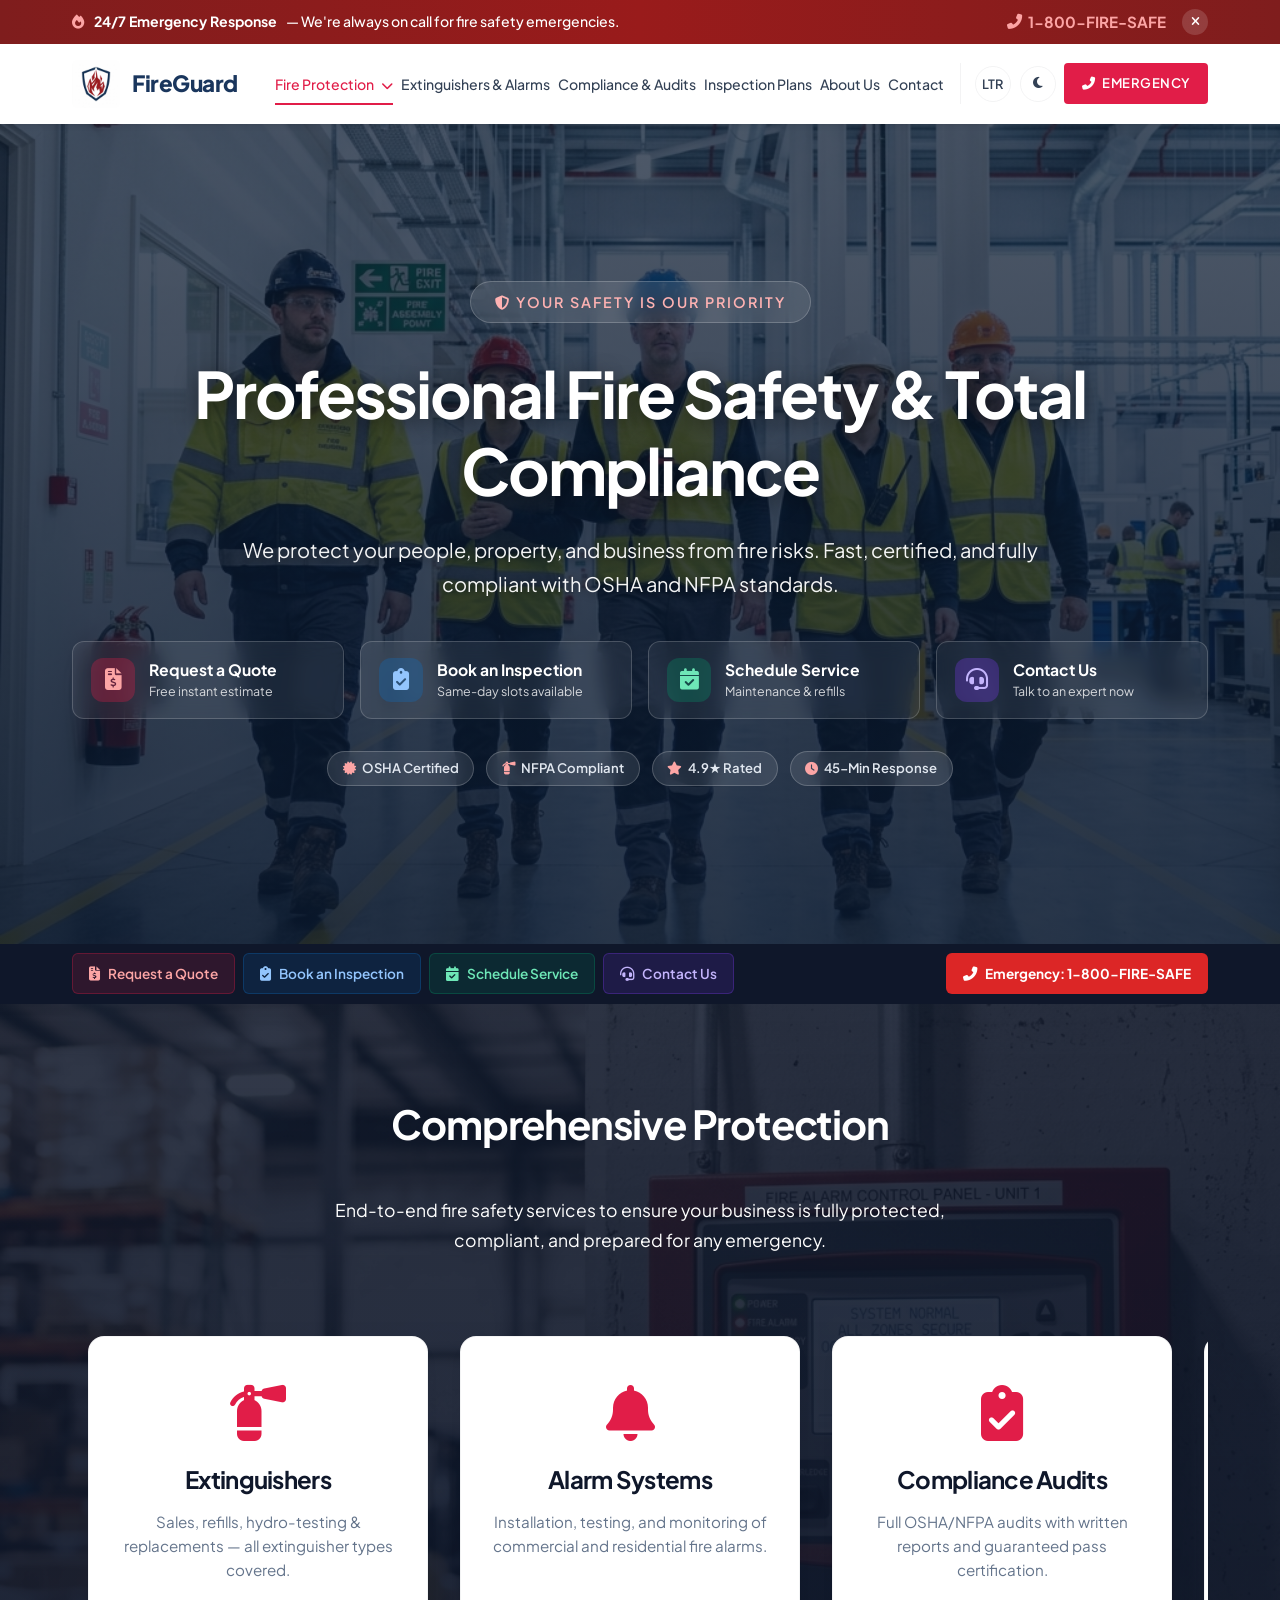
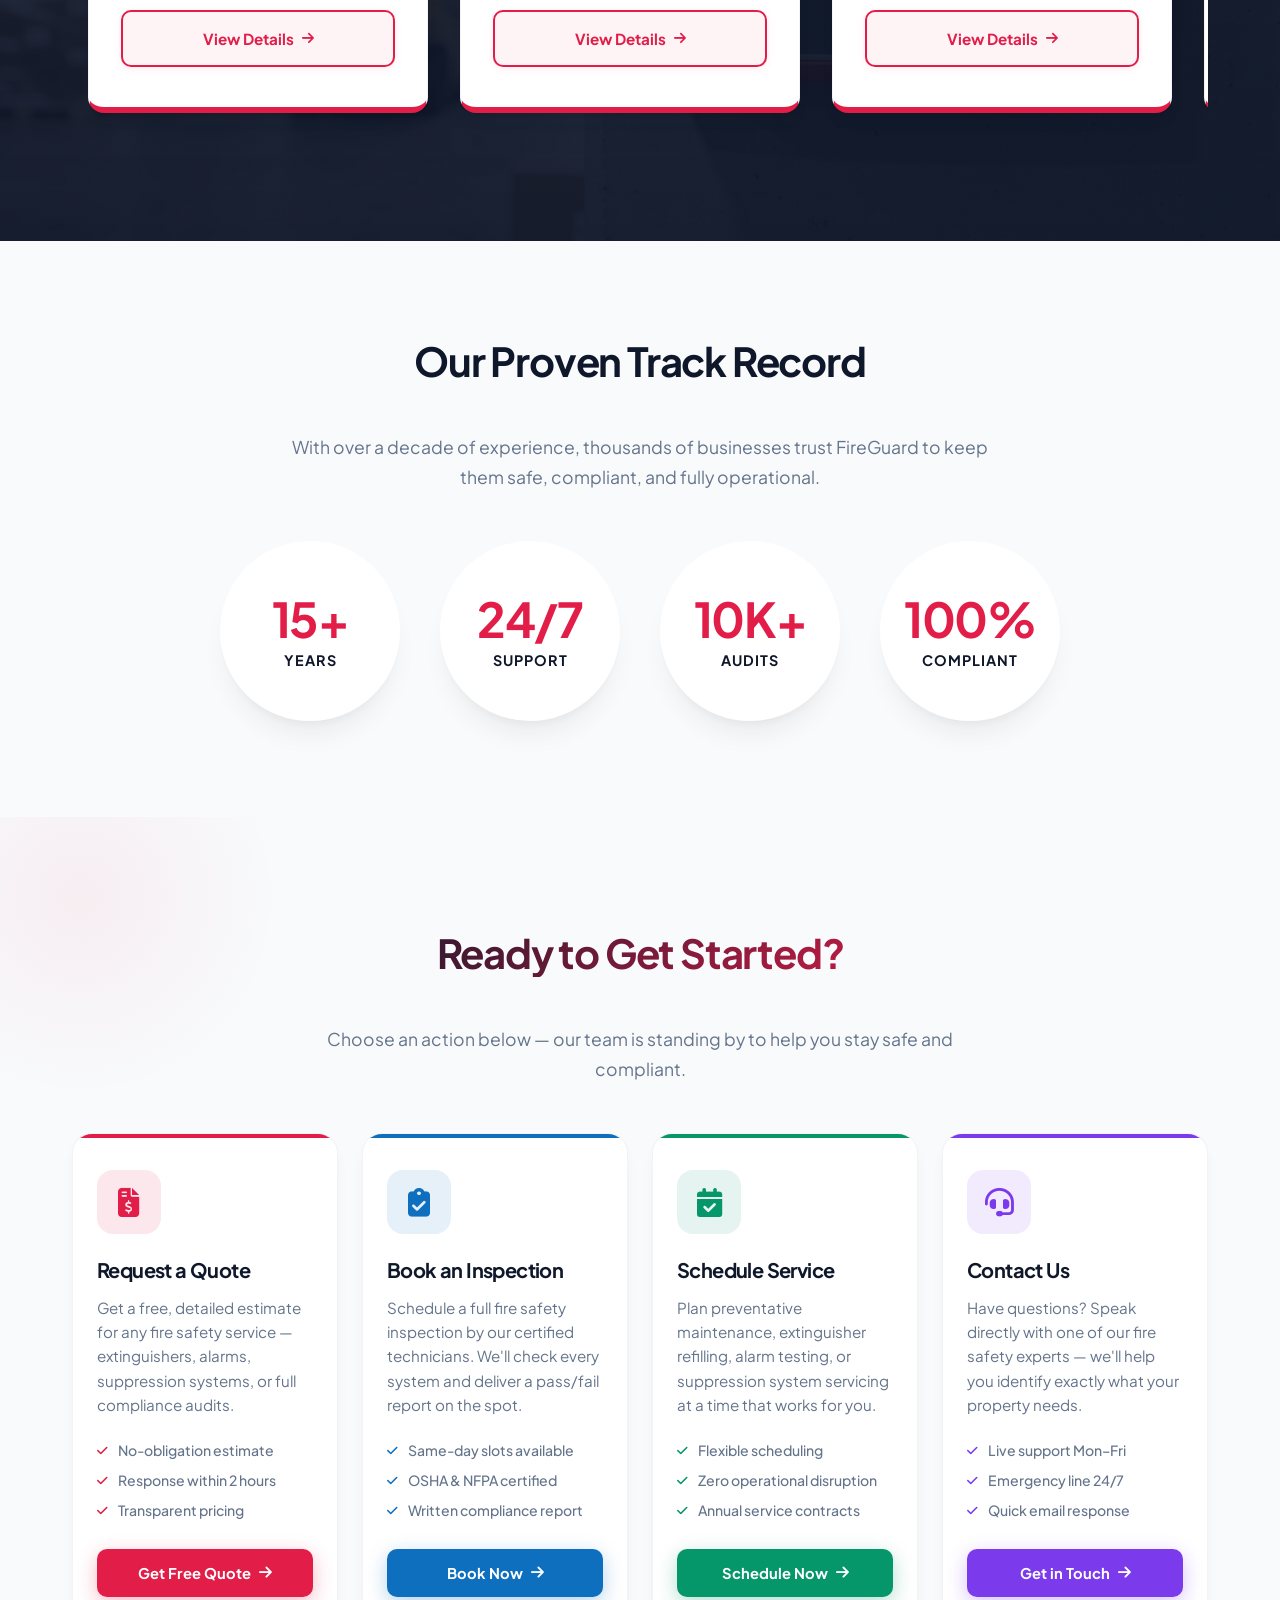
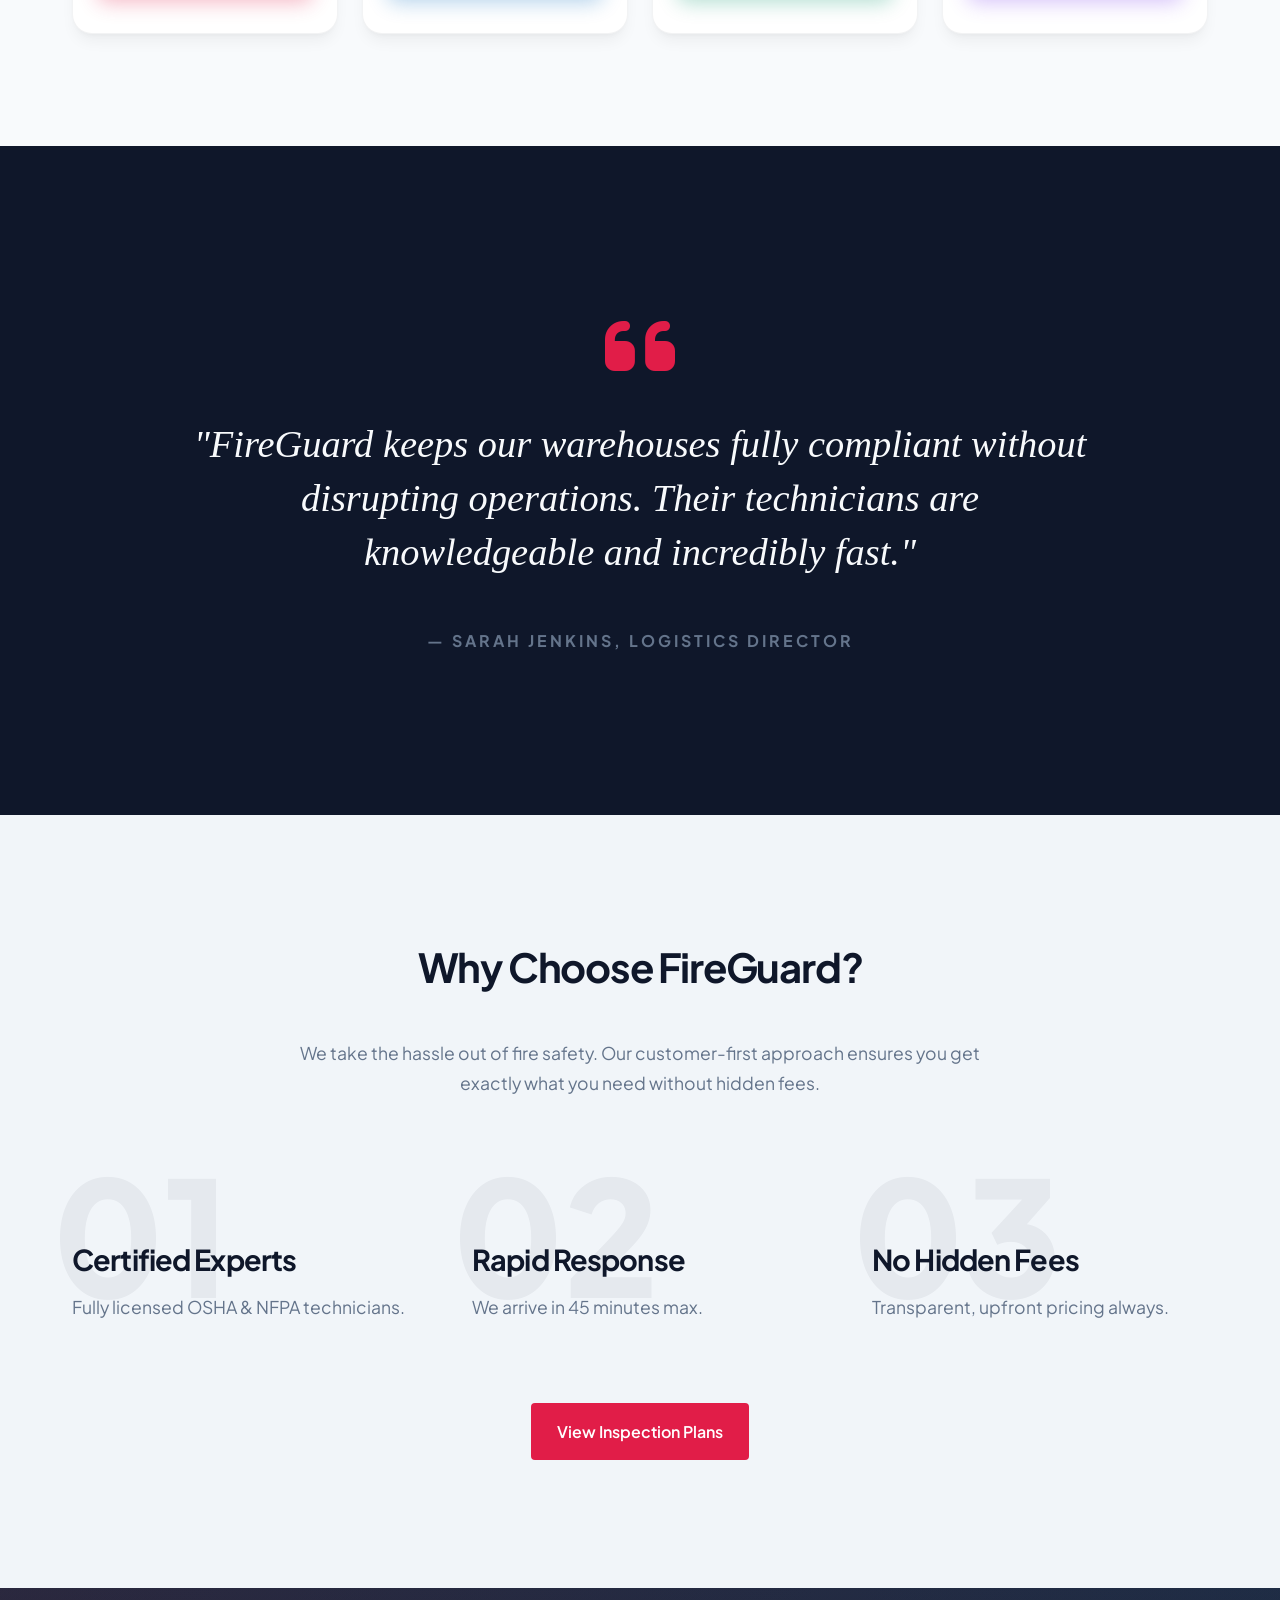
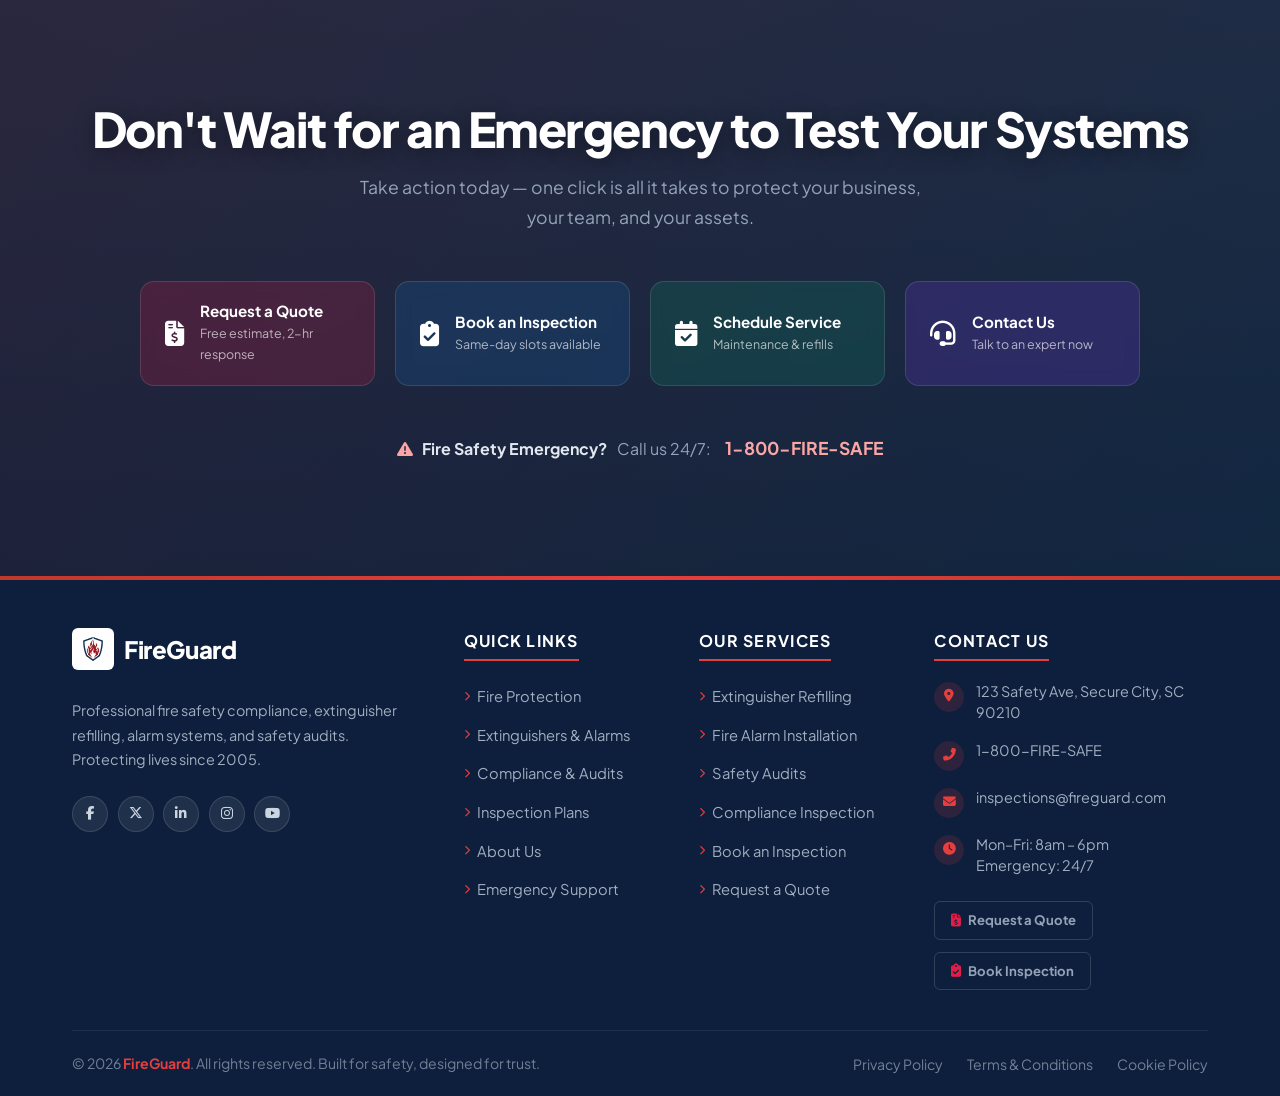
<file: index.html>
<!DOCTYPE html>
<html lang="en" dir="ltr" data-theme="light">
<head>
    <meta charset="UTF-8">
    <meta name="viewport" content="width=device-width, initial-scale=1.0">
    <link rel="icon" type="image/jpeg" href="favicon.jpg">
    <link rel="shortcut icon" type="image/jpeg" href="favicon.jpg">
    <title>FireGuard | Professional Fire Safety &amp; Extinguisher Service</title>
    <meta name="description" content="FireGuard — Professional fire safety compliance, extinguisher refilling, alarm installation, and safety audits. Request a quote or book your inspection today.">

    <!-- Google Fonts: Plus Jakarta Sans -->
    <link rel="preconnect" href="https://fonts.googleapis.com">
    <link rel="preconnect" href="https://fonts.gstatic.com" crossorigin>
    <link href="https://fonts.googleapis.com/css2?family=Plus+Jakarta+Sans:wght@300;400;500;600;700;800&display=swap" rel="stylesheet">

    <!-- Icons -->
    <link rel="stylesheet" href="https://cdnjs.cloudflare.com/ajax/libs/font-awesome/6.5.1/css/all.min.css">

    <link rel="stylesheet" href="styles.css">
    <link rel="stylesheet" href="index.css">
    <link rel="stylesheet" href="home_cta.css">
</head>

<body>

    <!-- =====================================================================
         Emergency Top Bar
    ====================================================================== -->
    <div class="top-emergency-bar" id="top-emergency-bar">
        <div class="container teb-inner">
            <span class="teb-left">
                <i class="fas fa-fire"></i>
                <strong>24/7 Emergency Response</strong> — We're always on call for fire safety emergencies.
            </span>
            <div class="teb-right">
                <a href="tel:+18003473723" class="teb-phone">
                    <i class="fas fa-phone-alt"></i> 1-800-FIRE-SAFE
                </a>
                <button class="teb-close" id="teb-close" aria-label="Close">
                    <i class="fas fa-times"></i>
                </button>
            </div>
        </div>
    </div>

    <!-- =====================================================================
         Main Navigation Header
    ====================================================================== -->
    <header class="header" id="header">
        <div class="container header-container">
            <!-- Logo -->
            <a href="index.html" class="logo">
                <img src="fireguard_logo.jpg" alt="FireGuard Icon">
                <div class="logo-text">
                    <span class="logo-brand">FireGuard</span>
                </div>
            </a>

            <!-- Mobile Menu Toggle -->
            <button class="mobile-menu-toggle" id="mobile-menu-toggle" aria-label="Toggle Menu">
                <i class="fas fa-bars"></i>
            </button>

            <!-- Navigation Links -->
            <nav class="nav-menu" id="nav-menu">
                <ul class="nav-list">
                    <li class="nav-item dropdown">
                        <a href="index.html" class="nav-link active">Fire Protection <i class="fas fa-chevron-down"></i></a>
                        <ul class="dropdown-menu">
                            <li><a href="index.html" class="dropdown-link">Commercial Safety</a></li>
                            <li><a href="home2.html" class="dropdown-link">Residential Safety</a></li>
                        </ul>
                    </li>
                    <li class="nav-item"><a href="services.html" class="nav-link">Extinguishers &amp; Alarms</a></li>
                    <li class="nav-item"><a href="compliance.html" class="nav-link">Compliance &amp; Audits</a></li>
                    <li class="nav-item"><a href="pricing.html" class="nav-link">Inspection Plans</a></li>
                    <li class="nav-item"><a href="about.html" class="nav-link">About Us</a></li>
                    <li class="nav-item"><a href="contact.html" class="nav-link">Contact</a></li>
                </ul>

                <!-- Utility Toggles & Primary CTA -->
                <div class="nav-utilities">
                    <button class="util-btn dir-toggle" id="dir-toggle" aria-label="Toggle Direction">
                        <span class="dir-text">LTR</span>
                    </button>
                    <button class="util-btn theme-toggle" id="theme-toggle" aria-label="Toggle Theme">
                        <i class="fas fa-moon dark-icon"></i>
                        <i class="fas fa-sun light-icon"></i>
                    </button>
                    <a href="contact.html" class="btn btn-primary btn-nav-cta">
                        <i class="fas fa-phone-alt"></i> Emergency
                    </a>
                </div>
            </nav>
        </div>
    </header>


    <main>

        <!-- =================================================================
             HERO SECTION — Full-screen with 4 prominent CTA buttons
        ================================================================== -->
        <section id="hero-l1" class="layout-1">
            <div class="hero-bg" style="background-image: linear-gradient(rgba(10, 25, 47, 0.72), rgba(10, 25, 47, 0.88)), url('fireguard_professional_1791532756623.jpg');"></div>
            <div class="container hero-content">
                <span class="badge"><i class="fas fa-shield-alt"></i> Your Safety is Our Priority</span>
                <h1 class="hero-title">Professional Fire Safety &amp; Total Compliance</h1>
                <p class="hero-subtitle">We protect your people, property, and business from fire risks. Fast, certified, and fully compliant with OSHA and NFPA standards.</p>

                <!-- PRIMARY CTA ROW -->
                <div class="hero-actions hero-cta-group" id="hero-cta-group">
                    <a href="contact.html?action=quote" class="btn btn-cta btn-cta--quote" id="cta-hero-quote">
                        <span class="cta-icon"><i class="fas fa-file-invoice-dollar"></i></span>
                        <span class="cta-text">
                            <strong>Request a Quote</strong>
                            <small>Free instant estimate</small>
                        </span>
                    </a>
                    <a href="contact.html?action=inspection" class="btn btn-cta btn-cta--inspection" id="cta-hero-inspection">
                        <span class="cta-icon"><i class="fas fa-clipboard-check"></i></span>
                        <span class="cta-text">
                            <strong>Book an Inspection</strong>
                            <small>Same-day slots available</small>
                        </span>
                    </a>
                    <a href="contact.html?action=schedule" class="btn btn-cta btn-cta--schedule" id="cta-hero-schedule">
                        <span class="cta-icon"><i class="fas fa-calendar-check"></i></span>
                        <span class="cta-text">
                            <strong>Schedule Service</strong>
                            <small>Maintenance &amp; refills</small>
                        </span>
                    </a>
                    <a href="contact.html" class="btn btn-cta btn-cta--contact" id="cta-hero-contact">
                        <span class="cta-icon"><i class="fas fa-headset"></i></span>
                        <span class="cta-text">
                            <strong>Contact Us</strong>
                            <small>Talk to an expert now</small>
                        </span>
                    </a>
                </div>

                <!-- Trust indicators -->
                <div class="hero-trust">
                    <span class="trust-chip"><i class="fas fa-certificate"></i> OSHA Certified</span>
                    <span class="trust-chip"><i class="fas fa-fire-extinguisher"></i> NFPA Compliant</span>
                    <span class="trust-chip"><i class="fas fa-star"></i> 4.9★ Rated</span>
                    <span class="trust-chip"><i class="fas fa-clock"></i> 45-Min Response</span>
                </div>
            </div>
        </section>

        <!-- =================================================================
             QUICK-ACTION CTA BAR — Sticky banner just below hero
        ================================================================== -->
        <div class="quick-cta-bar" id="quick-cta-bar">
            <div class="container qcb-inner">
                <a href="contact.html?action=quote" class="qcb-btn qcb-btn--quote" id="qcb-quote">
                    <i class="fas fa-file-invoice-dollar"></i>
                    <span>Request a Quote</span>
                </a>
                <a href="contact.html?action=inspection" class="qcb-btn qcb-btn--inspection" id="qcb-inspection">
                    <i class="fas fa-clipboard-check"></i>
                    <span>Book an Inspection</span>
                </a>
                <a href="contact.html?action=schedule" class="qcb-btn qcb-btn--schedule" id="qcb-schedule">
                    <i class="fas fa-calendar-check"></i>
                    <span>Schedule Service</span>
                </a>
                <a href="contact.html" class="qcb-btn qcb-btn--contact" id="qcb-contact">
                    <i class="fas fa-headset"></i>
                    <span>Contact Us</span>
                </a>
                <a href="tel:+18003473723" class="qcb-btn qcb-btn--emergency" id="qcb-emergency">
                    <i class="fas fa-phone-alt fa-shake"></i>
                    <span>Emergency: 1-800-FIRE-SAFE</span>
                </a>
            </div>
        </div>

        <!-- =================================================================
             SERVICES SLIDER — Horizontal cards
        ================================================================== -->
        <section id="services-l3" class="layout-3">
            <div class="container">
                <div class="section-header text-center">
                    <h2 class="section-title">Comprehensive Protection</h2>
                    <p class="section-desc">End-to-end fire safety services to ensure your business is fully protected, compliant, and prepared for any emergency.</p>
                </div>
                <div class="horizontal-slider">
                    <div class="slider-card">
                        <i class="fas fa-fire-extinguisher"></i>
                        <h3>Extinguishers</h3>
                        <p>Sales, refills, hydro-testing &amp; replacements — all extinguisher types covered.</p>
                        <a href="services.html" class="btn btn-outline" id="sc-btn-extinguishers">View Details <i class="fas fa-arrow-right"></i></a>
                    </div>
                    <div class="slider-card">
                        <i class="fas fa-bell"></i>
                        <h3>Alarm Systems</h3>
                        <p>Installation, testing, and monitoring of commercial and residential fire alarms.</p>
                        <a href="services.html" class="btn btn-outline" id="sc-btn-alarms">View Details <i class="fas fa-arrow-right"></i></a>
                    </div>
                    <div class="slider-card">
                        <i class="fas fa-clipboard-check"></i>
                        <h3>Compliance Audits</h3>
                        <p>Full OSHA/NFPA audits with written reports and guaranteed pass certification.</p>
                        <a href="compliance.html" class="btn btn-outline" id="sc-btn-compliance">View Details <i class="fas fa-arrow-right"></i></a>
                    </div>
                    <div class="slider-card">
                        <i class="fas fa-water"></i>
                        <h3>Sprinkler Systems</h3>
                        <p>Design, installation, annual inspections, and repair of wet/dry sprinkler systems.</p>
                        <a href="services.html" class="btn btn-outline" id="sc-btn-sprinklers">View Details <i class="fas fa-arrow-right"></i></a>
                    </div>
                    <div class="slider-card">
                        <i class="fas fa-utensils"></i>
                        <h3>Kitchen Suppression</h3>
                        <p>Hood suppression systems for commercial kitchens — Ansul &amp; equivalent.</p>
                        <a href="services.html" class="btn btn-outline" id="sc-btn-kitchen">View Details <i class="fas fa-arrow-right"></i></a>
                    </div>
                </div>
            </div>
        </section>

        <!-- =================================================================
             STATS / TRUST SECTION
        ================================================================== -->
        <section id="trust-l2" class="layout-2">
            <div class="container">
                <div class="section-header text-center">
                    <h2 class="section-title">Our Proven Track Record</h2>
                    <p class="section-desc">With over a decade of experience, thousands of businesses trust FireGuard to keep them safe, compliant, and fully operational.</p>
                </div>
                <div class="floating-circles-grid">
                    <div class="circle-badge"><h3>15+</h3><p>Years</p></div>
                    <div class="circle-badge"><h3>24/7</h3><p>Support</p></div>
                    <div class="circle-badge"><h3>10K+</h3><p>Audits</p></div>
                    <div class="circle-badge"><h3>100%</h3><p>Compliant</p></div>
                </div>
            </div>
        </section>

        <!-- =================================================================
             MID-PAGE 4-CTA GRID — Prominent service action cards
        ================================================================== -->
        <section id="cta-grid-section" class="cta-grid-section">
            <div class="container">
                <div class="section-header text-center">
                    <h2 class="section-title cgs-title">Ready to Get Started?</h2>
                    <p class="section-desc">Choose an action below — our team is standing by to help you stay safe and compliant.</p>
                </div>
                <div class="cta-cards-grid" id="cta-cards-grid">

                    <!-- CTA 1: Request a Quote -->
                    <div class="cta-action-card cta-action-card--quote" id="cac-quote">
                        <div class="cac-icon-wrap">
                            <i class="fas fa-file-invoice-dollar"></i>
                        </div>
                        <h3>Request a Quote</h3>
                        <p>Get a free, detailed estimate for any fire safety service — extinguishers, alarms, suppression systems, or full compliance audits.</p>
                        <ul class="cac-bullets">
                            <li><i class="fas fa-check"></i> No-obligation estimate</li>
                            <li><i class="fas fa-check"></i> Response within 2 hours</li>
                            <li><i class="fas fa-check"></i> Transparent pricing</li>
                        </ul>
                        <a href="contact.html?action=quote" class="cac-btn cac-btn--primary" id="cac-btn-quote">
                            Get Free Quote <i class="fas fa-arrow-right"></i>
                        </a>
                    </div>

                    <!-- CTA 2: Book an Inspection -->
                    <div class="cta-action-card cta-action-card--inspection" id="cac-inspection">
                        <div class="cac-icon-wrap">
                            <i class="fas fa-clipboard-check"></i>
                        </div>
                        <h3>Book an Inspection</h3>
                        <p>Schedule a full fire safety inspection by our certified technicians. We'll check every system and deliver a pass/fail report on the spot.</p>
                        <ul class="cac-bullets">
                            <li><i class="fas fa-check"></i> Same-day slots available</li>
                            <li><i class="fas fa-check"></i> OSHA &amp; NFPA certified</li>
                            <li><i class="fas fa-check"></i> Written compliance report</li>
                        </ul>
                        <a href="contact.html?action=inspection" class="cac-btn cac-btn--primary" id="cac-btn-inspection">
                            Book Now <i class="fas fa-arrow-right"></i>
                        </a>
                    </div>

                    <!-- CTA 3: Schedule Service -->
                    <div class="cta-action-card cta-action-card--schedule" id="cac-schedule">
                        <div class="cac-icon-wrap">
                            <i class="fas fa-calendar-check"></i>
                        </div>
                        <h3>Schedule Service</h3>
                        <p>Plan preventative maintenance, extinguisher refilling, alarm testing, or suppression system servicing at a time that works for you.</p>
                        <ul class="cac-bullets">
                            <li><i class="fas fa-check"></i> Flexible scheduling</li>
                            <li><i class="fas fa-check"></i> Zero operational disruption</li>
                            <li><i class="fas fa-check"></i> Annual service contracts</li>
                        </ul>
                        <a href="contact.html?action=schedule" class="cac-btn cac-btn--primary" id="cac-btn-schedule">
                            Schedule Now <i class="fas fa-arrow-right"></i>
                        </a>
                    </div>

                    <!-- CTA 4: Contact Us -->
                    <div class="cta-action-card cta-action-card--contact" id="cac-contact">
                        <div class="cac-icon-wrap">
                            <i class="fas fa-headset"></i>
                        </div>
                        <h3>Contact Us</h3>
                        <p>Have questions? Speak directly with one of our fire safety experts — we'll help you identify exactly what your property needs.</p>
                        <ul class="cac-bullets">
                            <li><i class="fas fa-check"></i> Live support Mon–Fri</li>
                            <li><i class="fas fa-check"></i> Emergency line 24/7</li>
                            <li><i class="fas fa-check"></i> Quick email response</li>
                        </ul>
                        <a href="contact.html" class="cac-btn cac-btn--primary" id="cac-btn-contact">
                            Get in Touch <i class="fas fa-arrow-right"></i>
                        </a>
                    </div>

                </div><!-- /.cta-cards-grid -->
            </div>
        </section>

        <!-- =================================================================
             TESTIMONIAL
        ================================================================== -->
        <section id="test-l5" class="layout-5">
            <div class="container text-center">
                <div class="massive-quote">
                    <i class="fas fa-quote-left quote-icon"></i>
                    <blockquote>"FireGuard keeps our warehouses fully compliant without disrupting operations. Their technicians are knowledgeable and incredibly fast."</blockquote>
                    <p class="quote-author">— Sarah Jenkins, Logistics Director</p>
                </div>
            </div>
        </section>

        <!-- =================================================================
             WHY CHOOSE FIREGUARD
        ================================================================== -->
        <section id="diff-l4" class="layout-4 bg-light">
            <div class="container">
                <div class="section-header text-center">
                    <h2 class="section-title">Why Choose FireGuard?</h2>
                    <p class="section-desc">We take the hassle out of fire safety. Our customer-first approach ensures you get exactly what you need without hidden fees.</p>
                </div>
                <div class="big-number-grid mb-5">
                    <div class="num-block"><span class="big-num">01</span><h4>Certified Experts</h4><p>Fully licensed OSHA &amp; NFPA technicians.</p></div>
                    <div class="num-block"><span class="big-num">02</span><h4>Rapid Response</h4><p>We arrive in 45 minutes max.</p></div>
                    <div class="num-block"><span class="big-num">03</span><h4>No Hidden Fees</h4><p>Transparent, upfront pricing always.</p></div>
                </div>
                <div class="text-center mt-5" style="margin-top: 3rem;">
                    <a href="pricing.html" class="btn btn-primary btn-large">View Inspection Plans</a>
                </div>
            </div>
        </section>

        <!-- =================================================================
             FINAL CTA BAND — Full-width, four bold action buttons
        ================================================================== -->
        <section id="final-cta-band" class="final-cta-band">
            <div class="fcb-overlay"></div>
            <div class="container fcb-inner">
                <div class="fcb-headline">
                    <h2>Don't Wait for an Emergency to Test Your Systems</h2>
                    <p>Take action today — one click is all it takes to protect your business, your team, and your assets.</p>
                </div>
                <div class="fcb-actions">
                    <a href="contact.html?action=quote" class="fcb-btn fcb-btn--quote" id="fcb-btn-quote">
                        <i class="fas fa-file-invoice-dollar"></i>
                        <span>
                            <strong>Request a Quote</strong>
                            <small>Free estimate, 2-hr response</small>
                        </span>
                    </a>
                    <a href="contact.html?action=inspection" class="fcb-btn fcb-btn--inspection" id="fcb-btn-inspection">
                        <i class="fas fa-clipboard-check"></i>
                        <span>
                            <strong>Book an Inspection</strong>
                            <small>Same-day slots available</small>
                        </span>
                    </a>
                    <a href="contact.html?action=schedule" class="fcb-btn fcb-btn--schedule" id="fcb-btn-schedule">
                        <i class="fas fa-calendar-check"></i>
                        <span>
                            <strong>Schedule Service</strong>
                            <small>Maintenance &amp; refills</small>
                        </span>
                    </a>
                    <a href="contact.html" class="fcb-btn fcb-btn--contact" id="fcb-btn-contact">
                        <i class="fas fa-headset"></i>
                        <span>
                            <strong>Contact Us</strong>
                            <small>Talk to an expert now</small>
                        </span>
                    </a>
                </div>
                <div class="fcb-emergency">
                    <i class="fas fa-exclamation-triangle"></i>
                    <strong>Fire Safety Emergency?</strong> Call us 24/7:
                    <a href="tel:+18003473723" class="fcb-emergency-link">1-800-FIRE-SAFE</a>
                </div>
            </div>
        </section>

    </main>

    <!-- =================================================================
         FOOTER
    ================================================================== -->
    <footer class="footer">
        <div class="footer-accent-bar"></div>

        <div class="container">
            <div class="footer-grid">

                <!-- Col 1: Brand -->
                <div class="footer-col footer-col--brand">
                    <a href="index.html" class="footer-logo-link">
                        <div class="footer-brand">
                            <img src="fireguard_logo.jpg" alt="FireGuard Icon" class="footer-logo-icon">
                            <span class="footer-brand-name">FireGuard</span>
                        </div>
                    </a>
                    <p class="footer-desc">Professional fire safety compliance, extinguisher refilling, alarm systems, and safety audits. Protecting lives since 2005.</p>
                    <div class="footer-social">
                        <a href="#" class="social-btn" aria-label="Facebook"><i class="fab fa-facebook-f"></i></a>
                        <a href="#" class="social-btn" aria-label="Twitter/X"><i class="fab fa-x-twitter"></i></a>
                        <a href="#" class="social-btn" aria-label="LinkedIn"><i class="fab fa-linkedin-in"></i></a>
                        <a href="#" class="social-btn" aria-label="Instagram"><i class="fab fa-instagram"></i></a>
                        <a href="#" class="social-btn" aria-label="YouTube"><i class="fab fa-youtube"></i></a>
                    </div>
                </div>

                <!-- Col 2: Quick Links -->
                <div class="footer-col">
                    <h4 class="footer-col-title">Quick Links</h4>
                    <ul class="footer-links">
                        <li><a href="index.html"><i class="fas fa-chevron-right"></i> Fire Protection</a></li>
                        <li><a href="services.html"><i class="fas fa-chevron-right"></i> Extinguishers &amp; Alarms</a></li>
                        <li><a href="compliance.html"><i class="fas fa-chevron-right"></i> Compliance &amp; Audits</a></li>
                        <li><a href="pricing.html"><i class="fas fa-chevron-right"></i> Inspection Plans</a></li>
                        <li><a href="about.html"><i class="fas fa-chevron-right"></i> About Us</a></li>
                        <li><a href="contact.html"><i class="fas fa-chevron-right"></i> Emergency Support</a></li>
                    </ul>
                </div>

                <!-- Col 3: Services -->
                <div class="footer-col">
                    <h4 class="footer-col-title">Our Services</h4>
                    <ul class="footer-links">
                        <li><a href="services.html"><i class="fas fa-chevron-right"></i> Extinguisher Refilling</a></li>
                        <li><a href="services.html"><i class="fas fa-chevron-right"></i> Fire Alarm Installation</a></li>
                        <li><a href="services.html"><i class="fas fa-chevron-right"></i> Safety Audits</a></li>
                        <li><a href="services.html"><i class="fas fa-chevron-right"></i> Compliance Inspection</a></li>
                        <li><a href="contact.html?action=inspection"><i class="fas fa-chevron-right"></i> Book an Inspection</a></li>
                        <li><a href="contact.html?action=quote"><i class="fas fa-chevron-right"></i> Request a Quote</a></li>
                    </ul>
                </div>

                <!-- Col 4: Contact -->
                <div class="footer-col">
                    <h4 class="footer-col-title">Contact Us</h4>
                    <ul class="footer-contact-list">
                        <li>
                            <span class="footer-contact-icon"><i class="fas fa-map-marker-alt"></i></span>
                            <span>123 Safety Ave, Secure City, SC 90210</span>
                        </li>
                        <li>
                            <span class="footer-contact-icon"><i class="fas fa-phone-alt"></i></span>
                            <a href="tel:+18003473723">1-800-FIRE-SAFE</a>
                        </li>
                        <li>
                            <span class="footer-contact-icon"><i class="fas fa-envelope"></i></span>
                            <a href="mailto:inspections@fireguard.com">inspections@fireguard.com</a>
                        </li>
                        <li>
                            <span class="footer-contact-icon"><i class="fas fa-clock"></i></span>
                            <span>Mon–Fri: 8am – 6pm<br>Emergency: 24/7</span>
                        </li>
                    </ul>
                    <!-- Footer CTAs -->
                    <div class="footer-cta-row">
                        <a href="contact.html?action=quote" class="footer-cta-link">
                            <i class="fas fa-file-invoice-dollar"></i> Request a Quote
                        </a>
                        <a href="contact.html?action=inspection" class="footer-cta-link">
                            <i class="fas fa-clipboard-check"></i> Book Inspection
                        </a>
                    </div>
                </div>

            </div><!-- /.footer-grid -->

            <div class="footer-divider"></div>

            <!-- Footer Bottom Bar -->
            <div class="footer-bottom">
                <p class="footer-copy">&copy; 2026 <strong>FireGuard</strong>. All rights reserved. Built for safety, designed for trust.</p>
                <ul class="footer-legal">
                    <li><a href="#">Privacy Policy</a></li>
                    <li><a href="#">Terms &amp; Conditions</a></li>
                    <li><a href="#">Cookie Policy</a></li>
                </ul>
            </div>

        </div>
    </footer>

    <!-- =====================================================================
         MOBILE FLOATING CTA BAR (visible on small screens only)
    ====================================================================== -->
    <div class="mobile-float-cta" id="mobile-float-cta">
        <a href="contact.html?action=quote" class="mfcta-btn mfcta-btn--quote">
            <i class="fas fa-file-invoice-dollar"></i>
            <span>Quote</span>
        </a>
        <a href="contact.html?action=inspection" class="mfcta-btn mfcta-btn--inspection">
            <i class="fas fa-clipboard-check"></i>
            <span>Inspect</span>
        </a>
        <a href="contact.html?action=schedule" class="mfcta-btn mfcta-btn--schedule">
            <i class="fas fa-calendar-check"></i>
            <span>Schedule</span>
        </a>
        <a href="contact.html" class="mfcta-btn mfcta-btn--contact">
            <i class="fas fa-headset"></i>
            <span>Contact</span>
        </a>
        <a href="tel:+18003473723" class="mfcta-btn mfcta-btn--emergency">
            <i class="fas fa-phone-alt"></i>
            <span>Call</span>
        </a>
    </div>

    <script src="script.js"></script>
    <script>
        // Close emergency top bar
        document.getElementById('teb-close').addEventListener('click', function () {
            const bar = document.getElementById('top-emergency-bar');
            bar.style.maxHeight = '0';
            bar.style.padding = '0';
            bar.style.overflow = 'hidden';
            bar.style.opacity = '0';
        });

        // Scroll-triggered sticky quick-CTA bar
        const quickBar = document.getElementById('quick-cta-bar');
        const hero = document.getElementById('hero-l1');
        window.addEventListener('scroll', function () {
            const heroBottom = hero.getBoundingClientRect().bottom;
            if (heroBottom < 0) {
                quickBar.classList.add('qcb--sticky');
            } else {
                quickBar.classList.remove('qcb--sticky');
            }
        });
    </script>
</body>
</html>
</file>
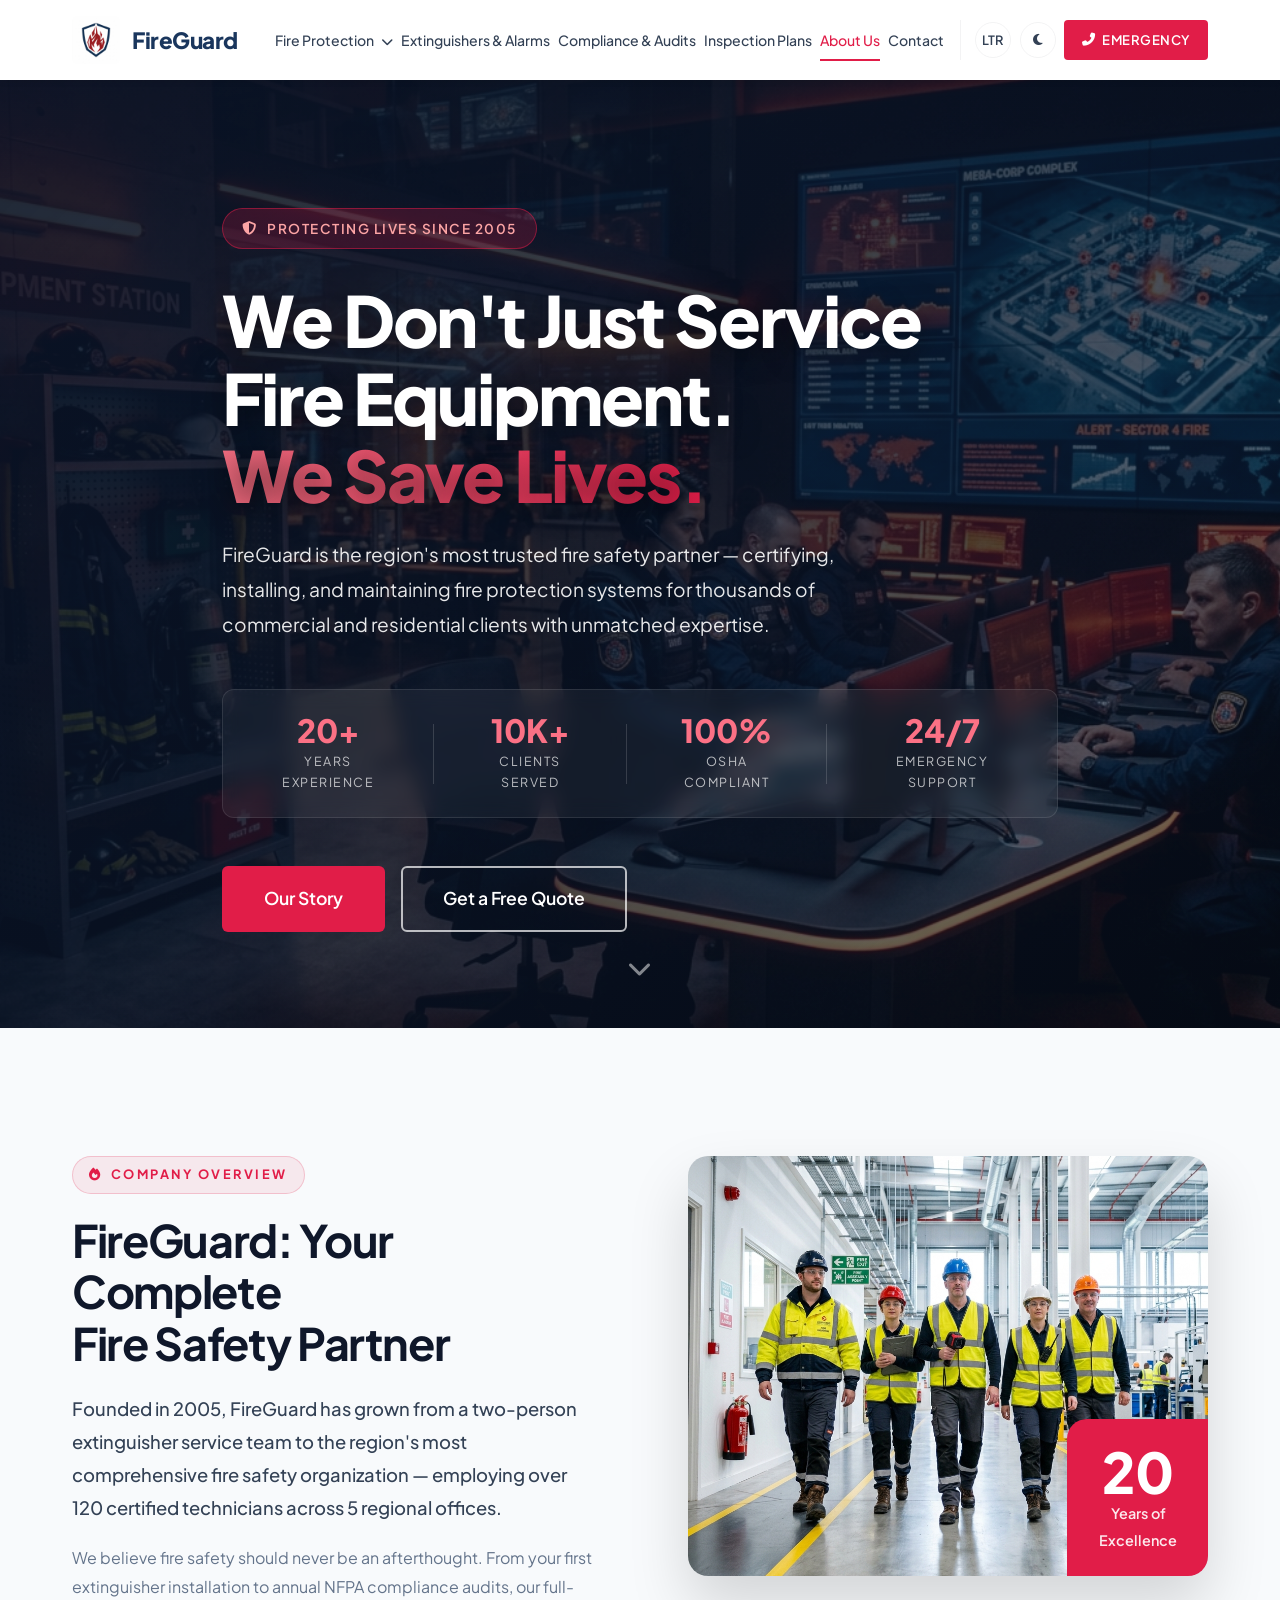
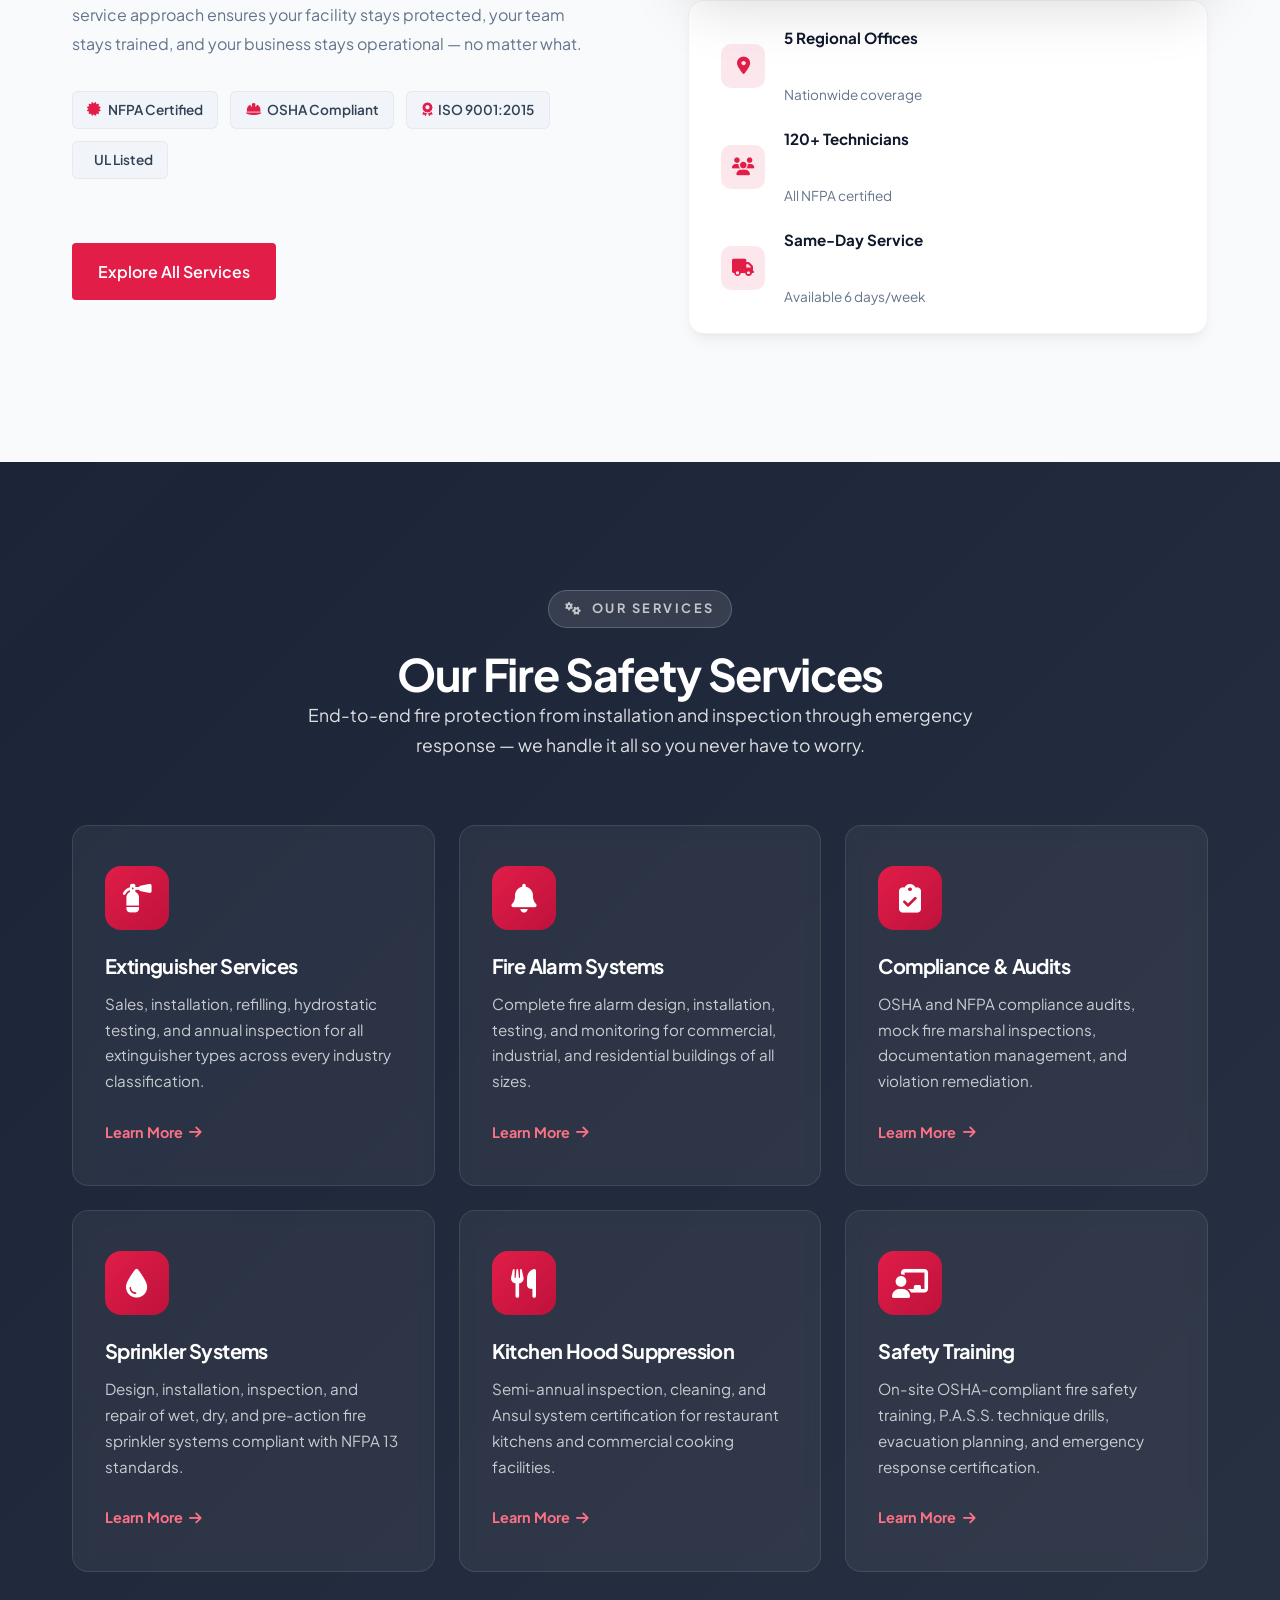
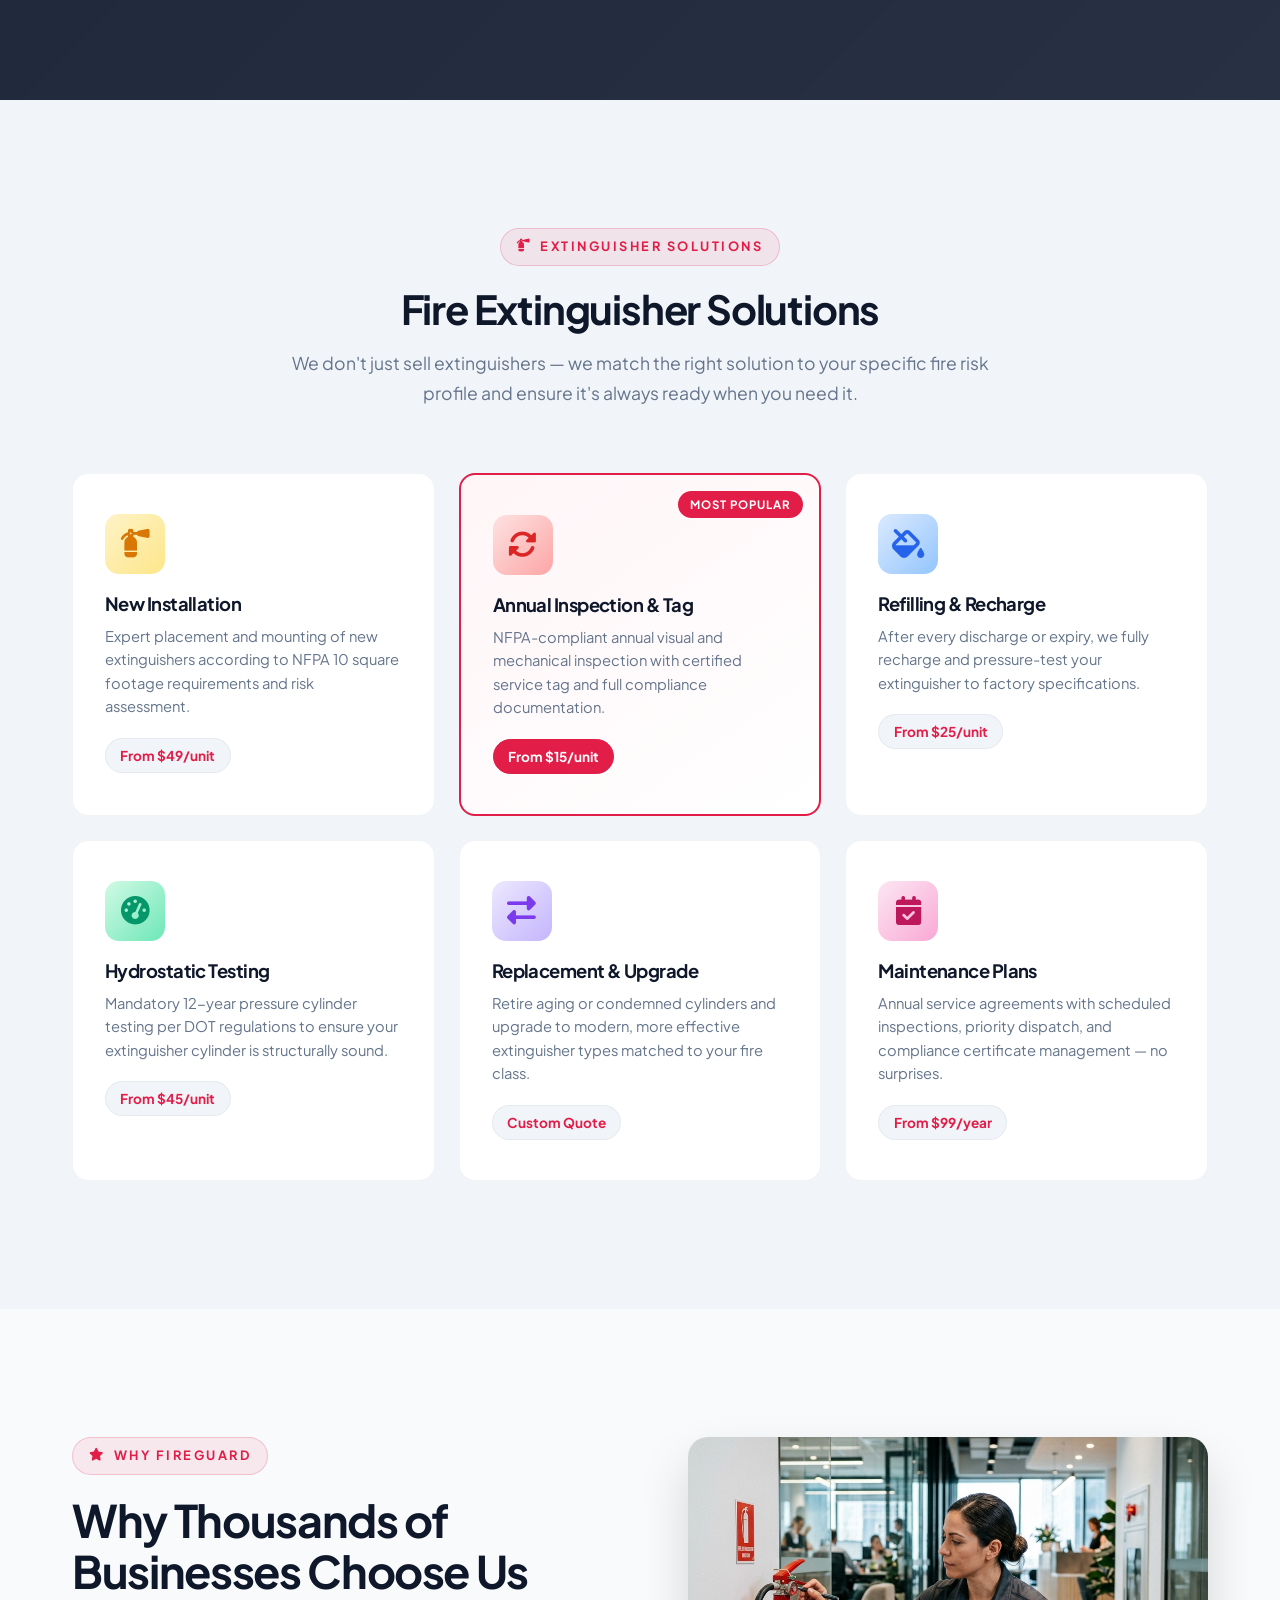
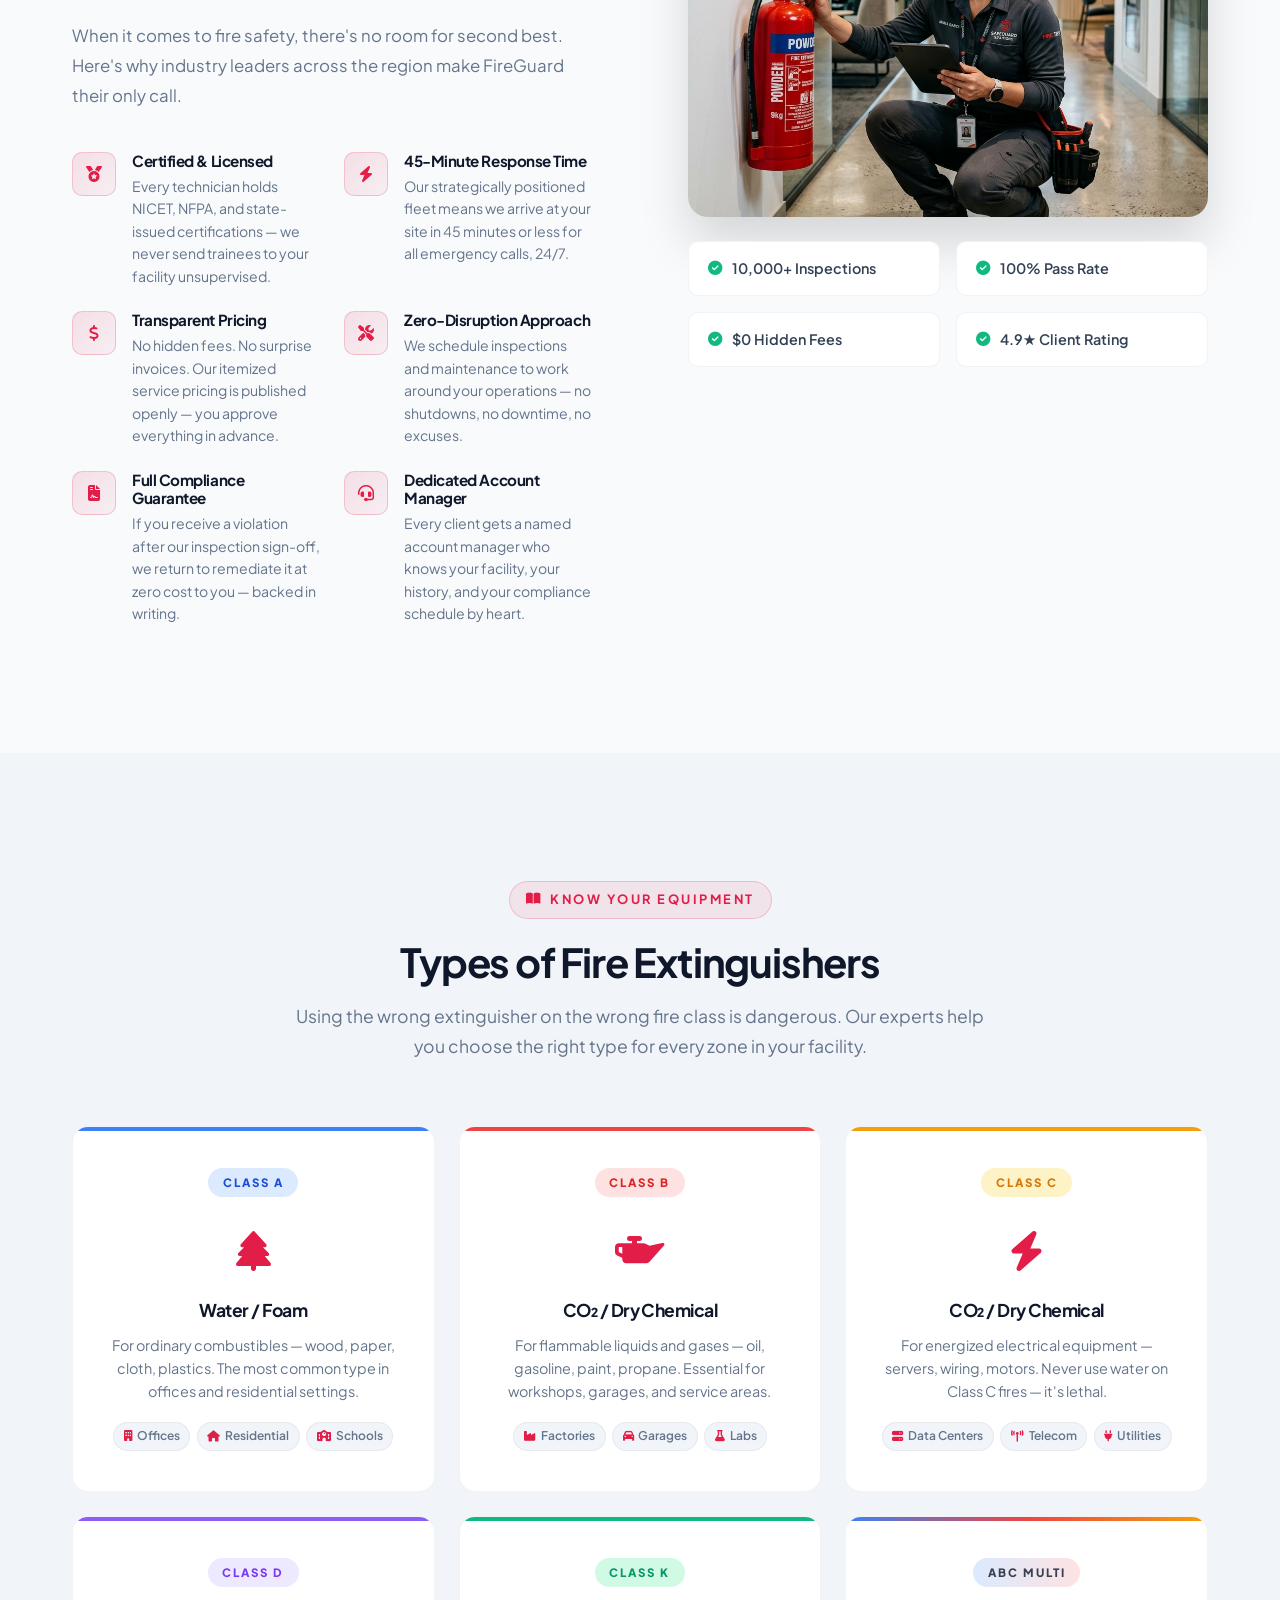
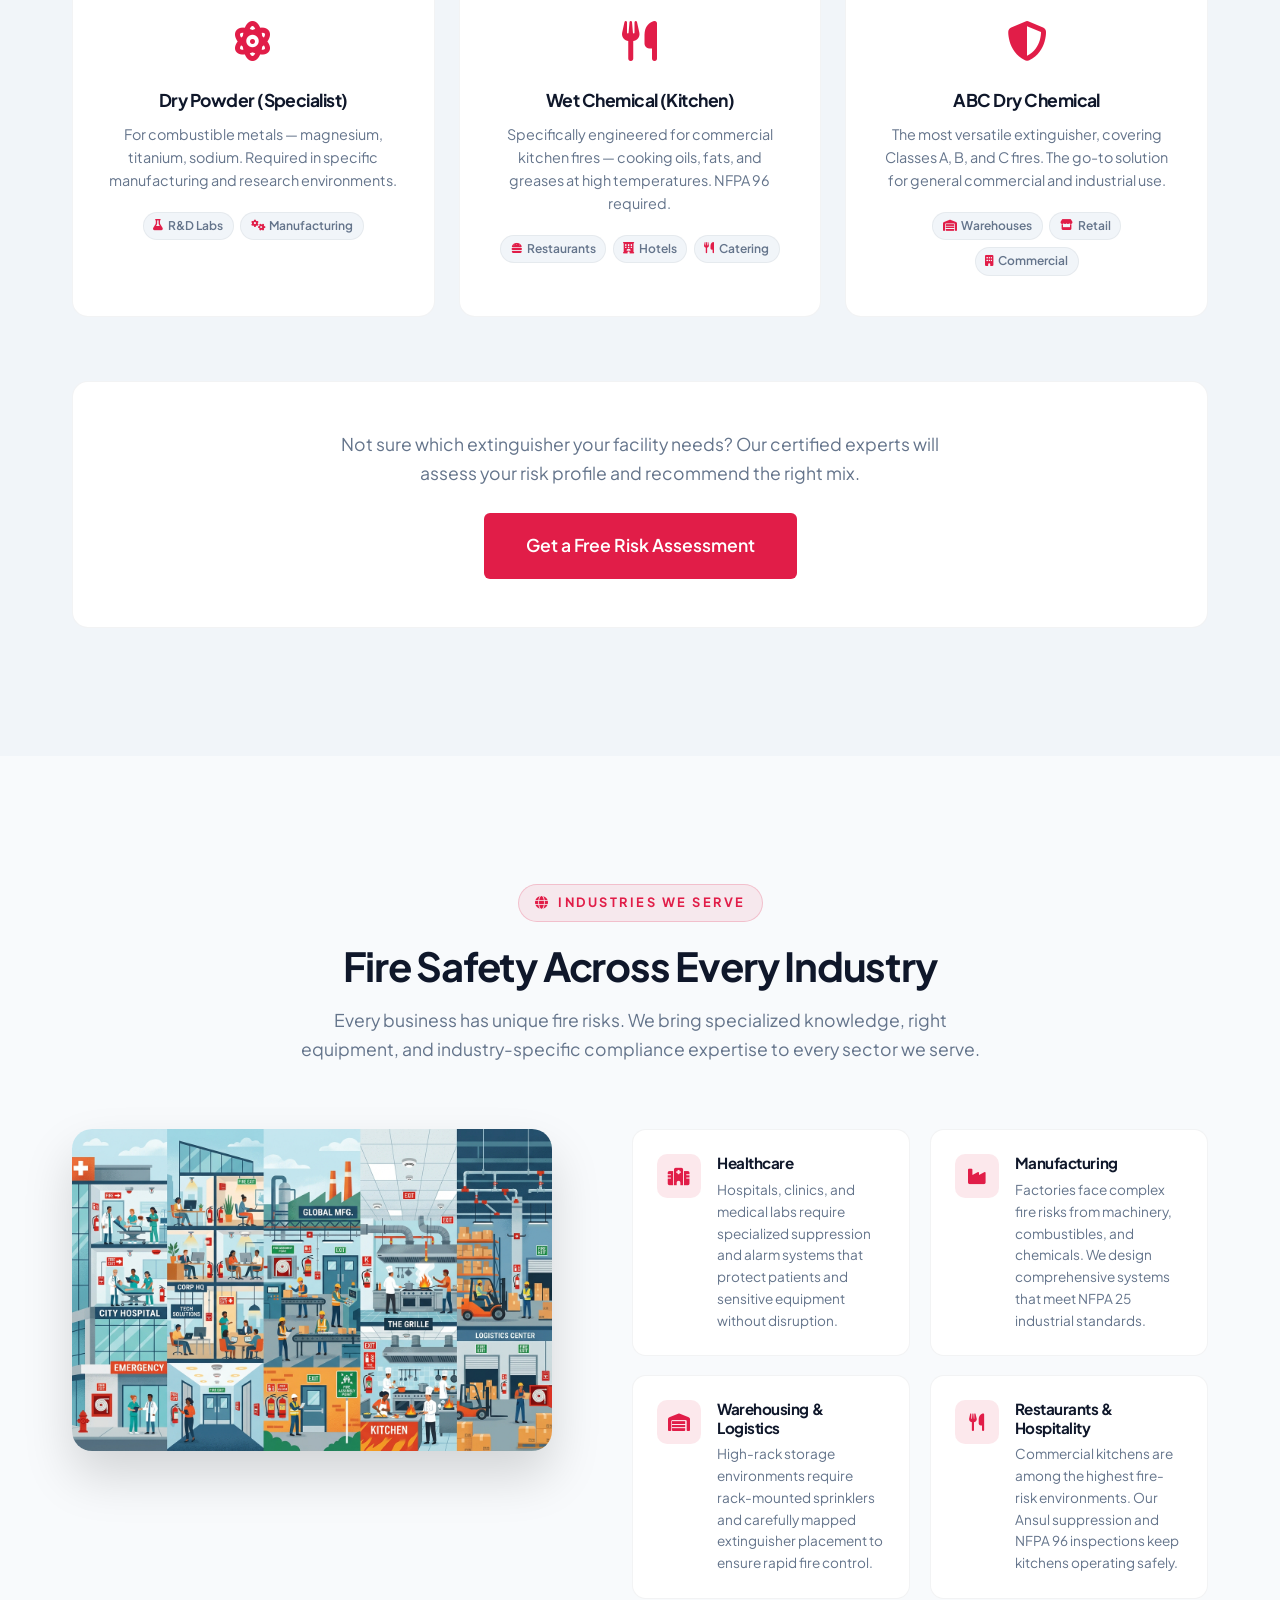
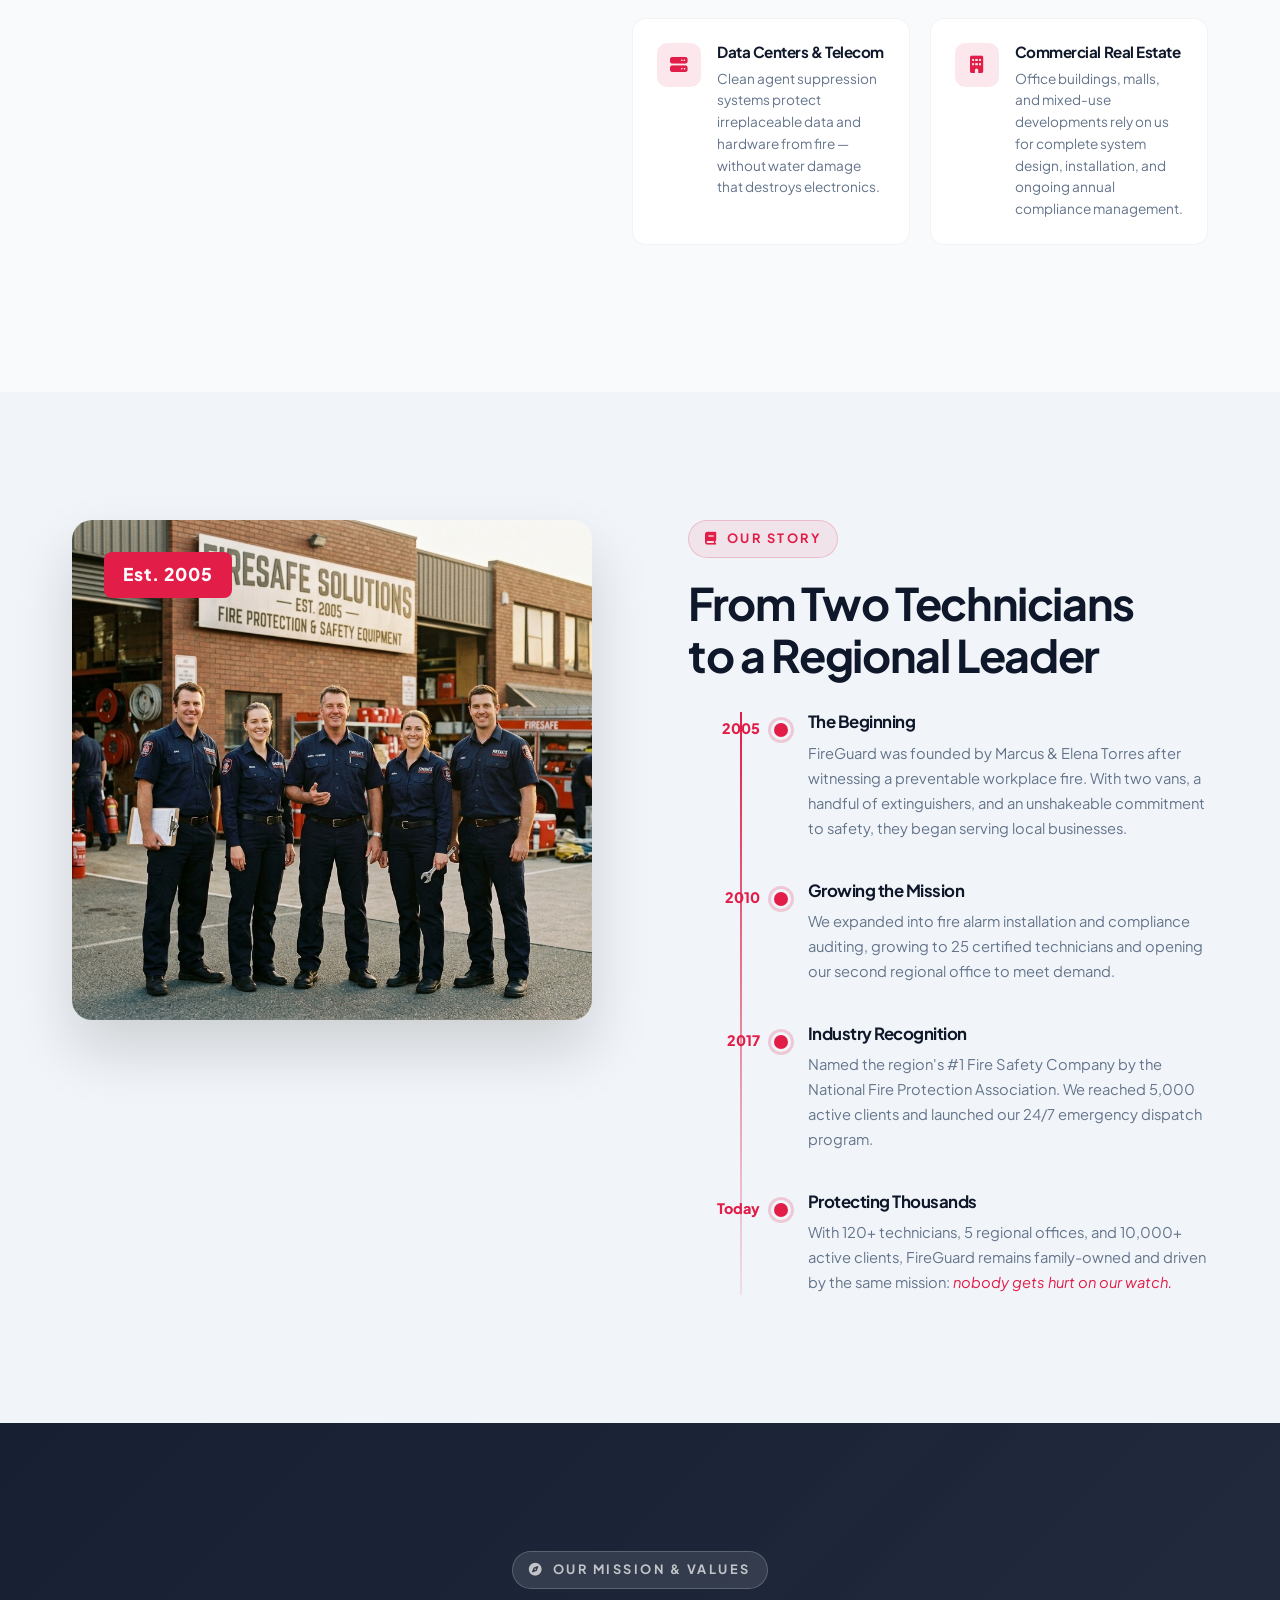
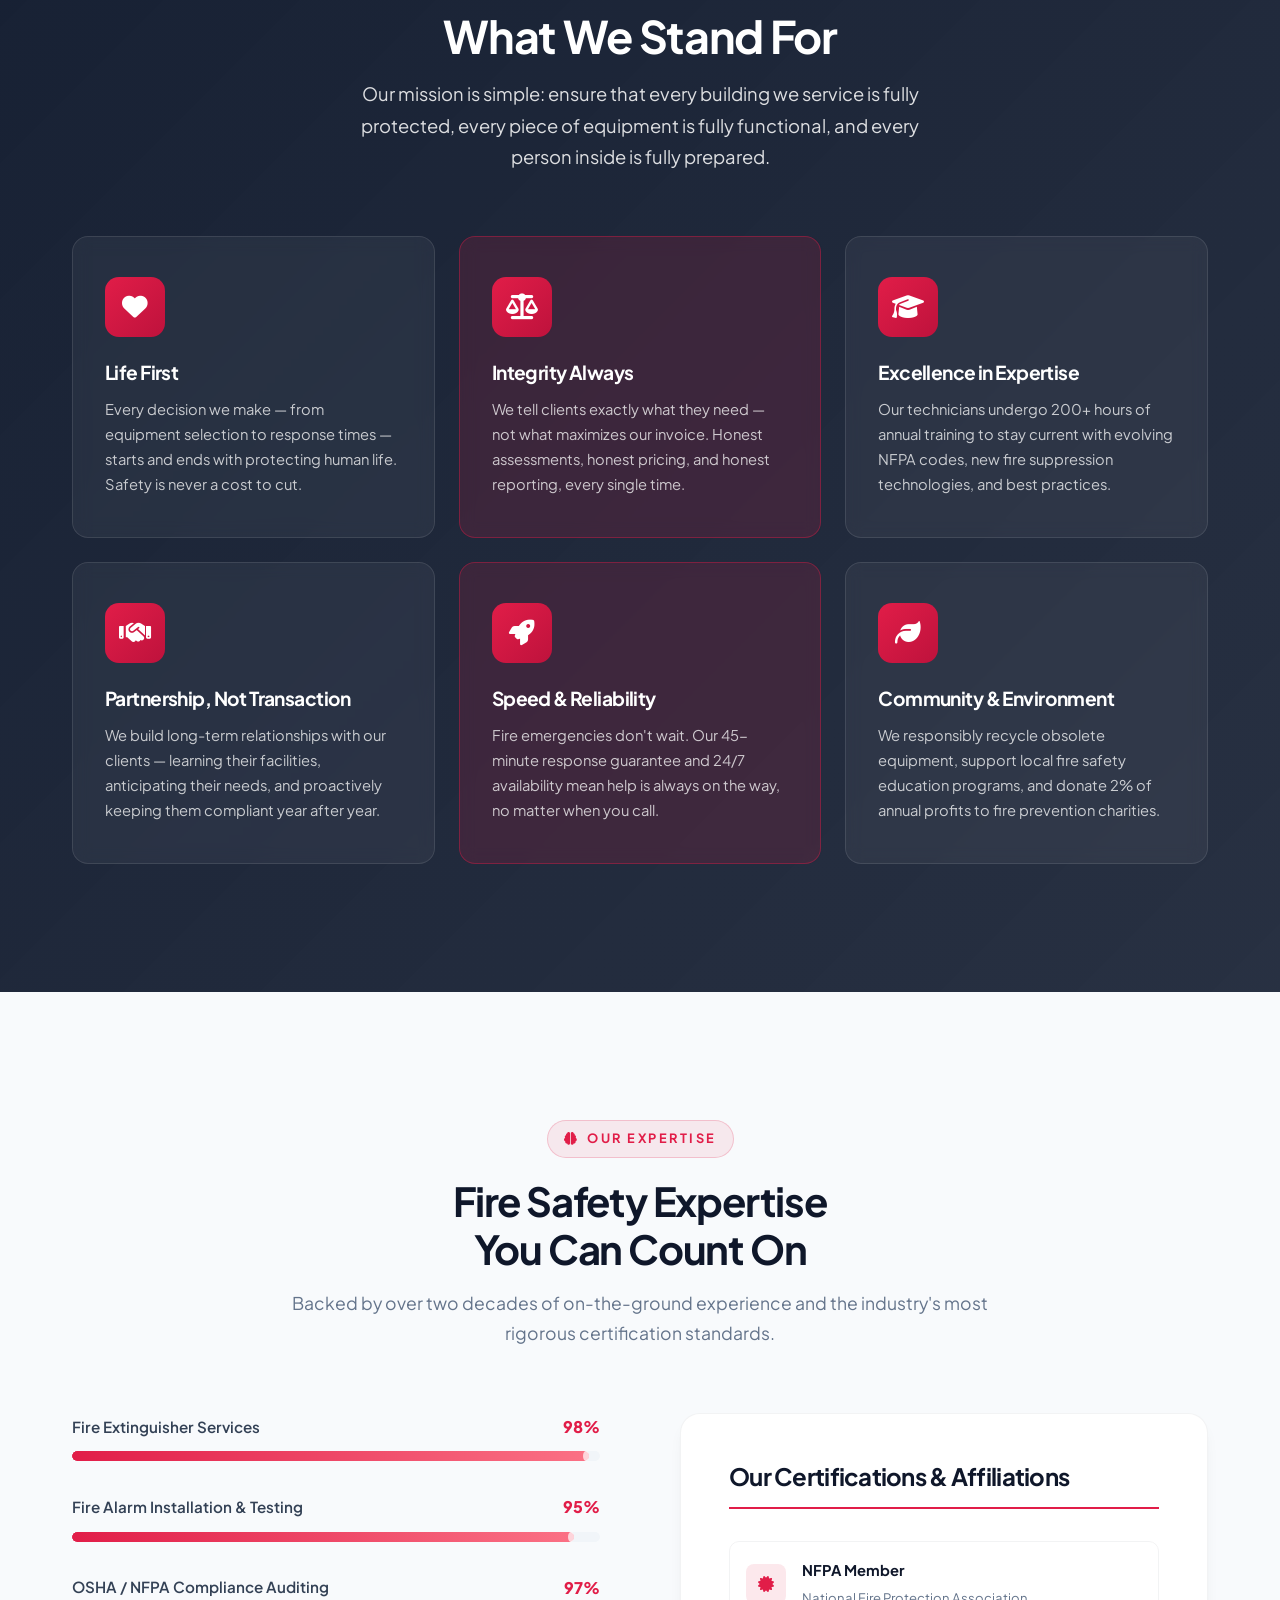
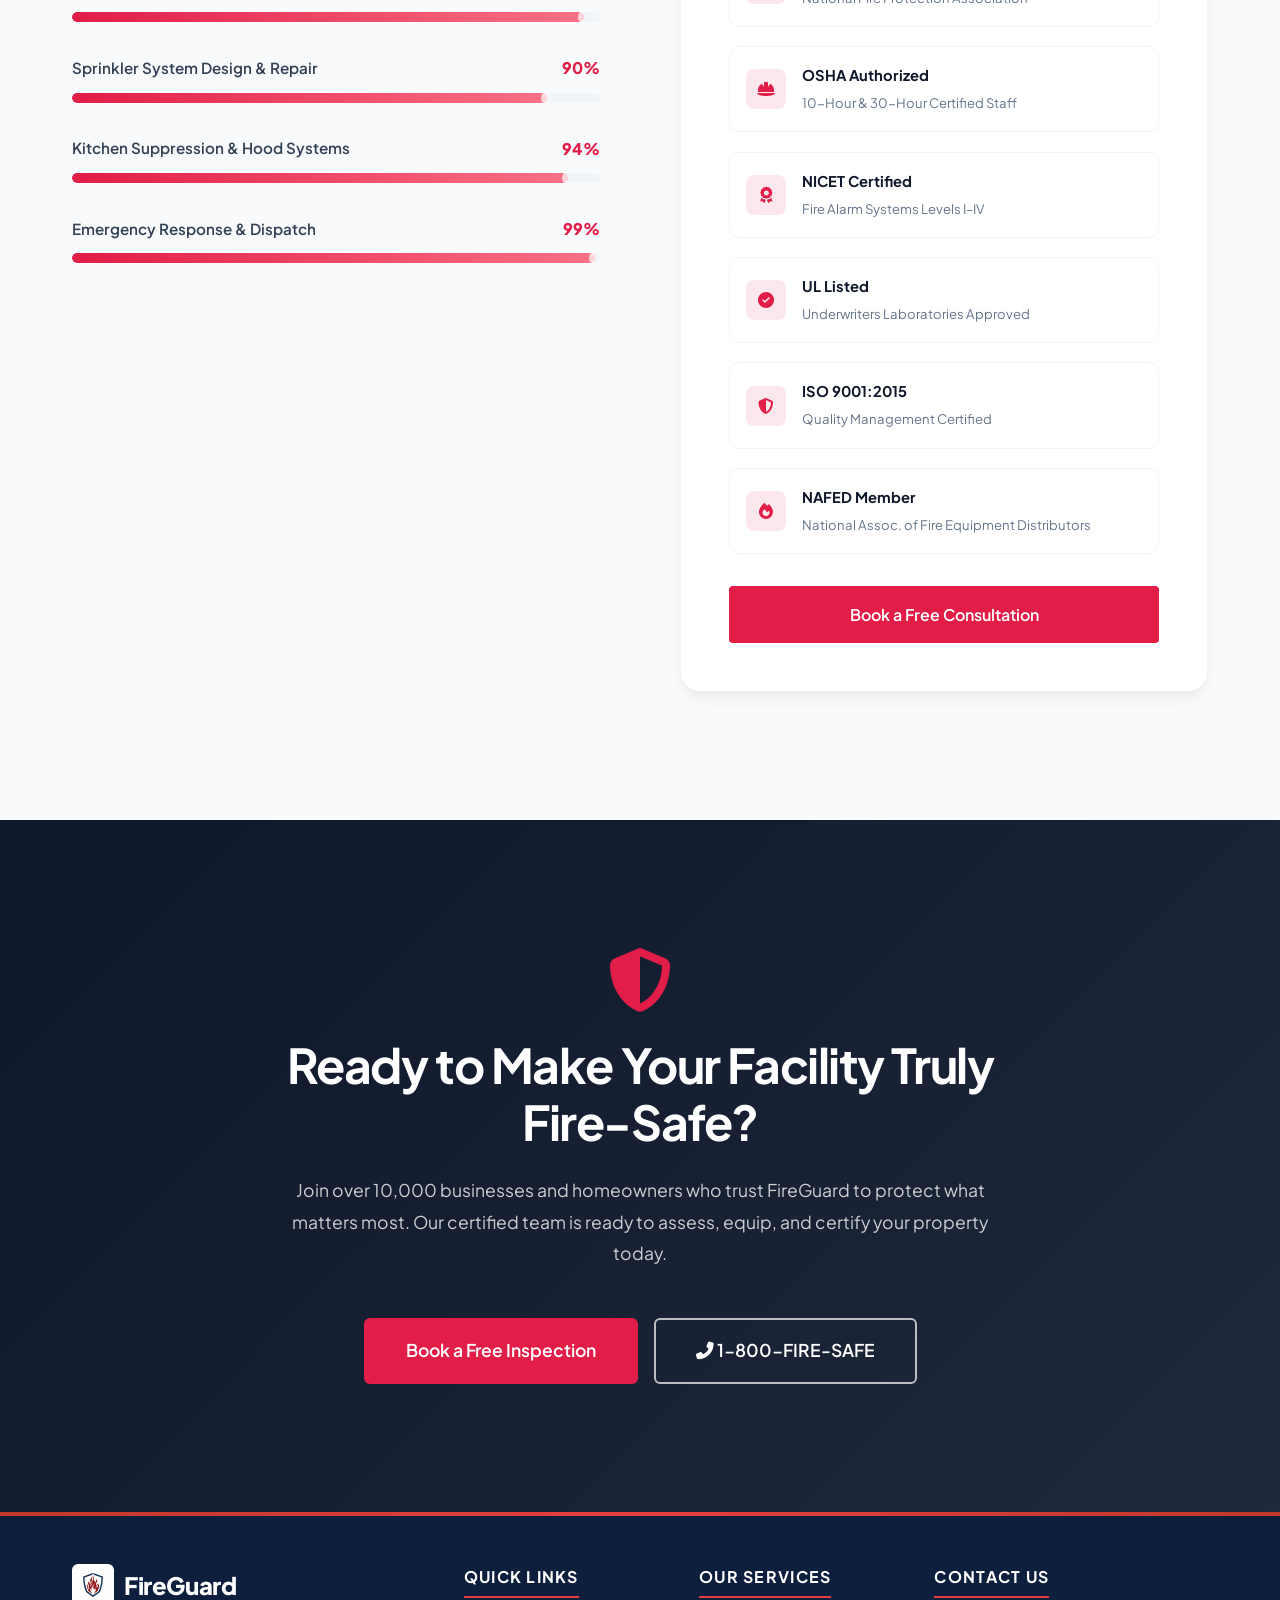
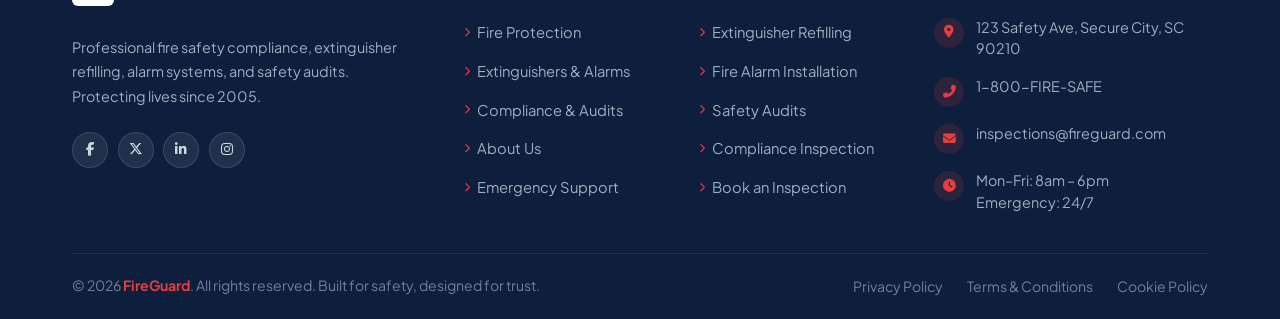
<file: about.html>
<!DOCTYPE html>
<html lang="en" dir="ltr" data-theme="light">
<head>
    <meta charset="UTF-8">
    <meta name="viewport" content="width=device-width, initial-scale=1.0">
    <link rel="icon" type="image/jpeg" href="favicon.jpg">
    <link rel="shortcut icon" type="image/jpeg" href="favicon.jpg">
    <title>FireGuard | About Us – Our Story, Mission & Fire Safety Expertise</title>
    <meta name="description" content="Learn about FireGuard's 20+ year journey protecting businesses and homes. Discover our mission, values, team, and expertise in fire safety, extinguisher solutions, and compliance.">

    <!-- Google Fonts -->
    <link rel="preconnect" href="https://fonts.googleapis.com">
    <link rel="preconnect" href="https://fonts.gstatic.com" crossorigin>
    <link href="https://fonts.googleapis.com/css2?family=Plus+Jakarta+Sans:wght@300;400;500;600;700;800&display=swap" rel="stylesheet">

    <!-- Icons -->
    <link rel="stylesheet" href="https://cdnjs.cloudflare.com/ajax/libs/font-awesome/6.5.1/css/all.min.css">

    <link rel="stylesheet" href="styles.css">
    <link rel="stylesheet" href="about.css">
</head>

<body>

    <!-- ─── NAVIGATION ─── -->
    <header class="header" id="header">
        <div class="container header-container">
            <a href="index.html" class="logo">
                <img src="fireguard_logo.jpg" alt="FireGuard Icon">
                <div class="logo-text">
                    <span class="logo-brand">FireGuard</span>
                </div>
            </a>

            <button class="mobile-menu-toggle" id="mobile-menu-toggle" aria-label="Toggle Menu">
                <i class="fas fa-bars"></i>
            </button>

            <nav class="nav-menu" id="nav-menu">
                <ul class="nav-list">
                    <li class="nav-item dropdown">
                        <a href="index.html" class="nav-link">Fire Protection <i class="fas fa-chevron-down"></i></a>
                        <ul class="dropdown-menu">
                            <li><a href="index.html" class="dropdown-link">Commercial Safety</a></li>
                            <li><a href="home2.html" class="dropdown-link">Residential Safety</a></li>
                        </ul>
                    </li>
                    <li class="nav-item"><a href="services.html" class="nav-link">Extinguishers & Alarms</a></li>
                    <li class="nav-item"><a href="compliance.html" class="nav-link">Compliance & Audits</a></li>
                    <li class="nav-item"><a href="pricing.html" class="nav-link">Inspection Plans</a></li>
                    <li class="nav-item"><a href="about.html" class="nav-link active">About Us</a></li>
                    <li class="nav-item"><a href="contact.html" class="nav-link">Contact</a></li>
                </ul>
                <div class="nav-utilities">
                    <button class="util-btn dir-toggle" id="dir-toggle" aria-label="Toggle Direction">
                        <span class="dir-text">LTR</span>
                    </button>
                    <button class="util-btn theme-toggle" id="theme-toggle" aria-label="Toggle Theme">
                        <i class="fas fa-moon dark-icon"></i>
                        <i class="fas fa-sun light-icon"></i>
                    </button>
                    <a href="contact.html" class="btn btn-primary btn-nav-cta"><i class="fas fa-phone-alt"></i> Emergency</a>
                </div>
            </nav>
        </div>
    </header>

    <main>

        <!-- ══════════════════════════════════════════════
             SECTION 1: HERO
        ══════════════════════════════════════════════ -->
        <section id="about-hero" class="about-hero">
            <div class="about-hero-bg" style="background-image: url('about_hero_fireguard_1791536729828.jpg');"></div>
            <div class="about-hero-overlay"></div>
            <div class="container about-hero-content">
                <div class="about-hero-badge">
                    <i class="fas fa-shield-alt"></i>
                    <span>Protecting Lives Since 2005</span>
                </div>
                <h1>We Don't Just Service<br>Fire Equipment.<br><span class="hero-accent">We Save Lives.</span></h1>
                <p>FireGuard is the region's most trusted fire safety partner — certifying, installing, and maintaining fire protection systems for thousands of commercial and residential clients with unmatched expertise.</p>
                <div class="about-hero-stats">
                    <div class="hero-stat">
                        <span class="stat-num">20+</span>
                        <span class="stat-label">Years Experience</span>
                    </div>
                    <div class="hero-stat-divider"></div>
                    <div class="hero-stat">
                        <span class="stat-num">10K+</span>
                        <span class="stat-label">Clients Served</span>
                    </div>
                    <div class="hero-stat-divider"></div>
                    <div class="hero-stat">
                        <span class="stat-num">100%</span>
                        <span class="stat-label">OSHA Compliant</span>
                    </div>
                    <div class="hero-stat-divider"></div>
                    <div class="hero-stat">
                        <span class="stat-num">24/7</span>
                        <span class="stat-label">Emergency Support</span>
                    </div>
                </div>
                <div class="about-hero-actions">
                    <a href="#our-story" class="btn btn-primary btn-large">Our Story</a>
                    <a href="contact.html" class="btn btn-outline-white btn-large">Get a Free Quote</a>
                </div>
            </div>
            <div class="hero-scroll-hint">
                <i class="fas fa-chevron-down"></i>
            </div>
        </section>

        <!-- ══════════════════════════════════════════════
             SECTION 2: INTRODUCTION / COMPANY OVERVIEW
        ══════════════════════════════════════════════ -->
        <section id="overview" class="about-overview">
            <div class="container">
                <div class="overview-grid">
                    <div class="overview-text">
                        <div class="section-eyebrow"><i class="fas fa-fire"></i> Company Overview</div>
                        <h2 class="section-title-left">FireGuard: Your Complete<br>Fire Safety Partner</h2>
                        <p class="overview-lead">Founded in 2005, FireGuard has grown from a two-person extinguisher service team to the region's most comprehensive fire safety organization — employing over 120 certified technicians across 5 regional offices.</p>
                        <p class="overview-body">We believe fire safety should never be an afterthought. From your first extinguisher installation to annual NFPA compliance audits, our full-service approach ensures your facility stays protected, your team stays trained, and your business stays operational — no matter what.</p>
                        <div class="overview-certs">
                            <div class="cert-badge"><i class="fas fa-certificate"></i> NFPA Certified</div>
                            <div class="cert-badge"><i class="fas fa-hard-hat"></i> OSHA Compliant</div>
                            <div class="cert-badge"><i class="fas fa-award"></i> ISO 9001:2015</div>
                            <div class="cert-badge"><i class="fas fa-check-shield"></i> UL Listed</div>
                        </div>
                        <a href="services.html" class="btn btn-primary mt-4">Explore All Services</a>
                    </div>
                    <div class="overview-visual">
                        <div class="overview-img-wrapper">
                            <img src="fireguard_professional_1791532756623.jpg" alt="FireGuard professional team on site">
                            <div class="overview-img-badge">
                                <span class="big-badge-num">20</span>
                                <span class="big-badge-label">Years of<br>Excellence</span>
                            </div>
                        </div>
                        <div class="overview-quick-facts">
                            <div class="qf-item">
                                <i class="fas fa-map-marker-alt"></i>
                                <div><strong>5 Regional Offices</strong><br><span>Nationwide coverage</span></div>
                            </div>
                            <div class="qf-item">
                                <i class="fas fa-users"></i>
                                <div><strong>120+ Technicians</strong><br><span>All NFPA certified</span></div>
                            </div>
                            <div class="qf-item">
                                <i class="fas fa-truck"></i>
                                <div><strong>Same-Day Service</strong><br><span>Available 6 days/week</span></div>
                            </div>
                        </div>
                    </div>
                </div>
            </div>
        </section>

        <!-- ══════════════════════════════════════════════
             SECTION 3: OUR FIRE SAFETY SERVICES
        ══════════════════════════════════════════════ -->
        <section id="about-services" class="about-services">
            <div class="about-services-bg" style="background-image: url('fire_alarm_workplace_1791532730880.jpg');"></div>
            <div class="about-services-overlay"></div>
            <div class="container" style="position:relative;z-index:2;">
                <div class="section-header text-center" style="color:white;">
                    <div class="section-eyebrow-light"><i class="fas fa-cogs"></i> Our Services</div>
                    <h2 style="color:white; font-size:2.8rem;">Our Fire Safety Services</h2>
                    <p style="color:rgba(255,255,255,0.85); font-size:1.1rem; max-width:680px; margin:0 auto;">End-to-end fire protection from installation and inspection through emergency response — we handle it all so you never have to worry.</p>
                </div>
                <div class="services-showcase-grid">
                    <div class="showcase-card">
                        <div class="sc-icon"><i class="fas fa-fire-extinguisher"></i></div>
                        <h3>Extinguisher Services</h3>
                        <p>Sales, installation, refilling, hydrostatic testing, and annual inspection for all extinguisher types across every industry classification.</p>
                        <a href="services.html" class="sc-link">Learn More <i class="fas fa-arrow-right"></i></a>
                    </div>
                    <div class="showcase-card">
                        <div class="sc-icon"><i class="fas fa-bell"></i></div>
                        <h3>Fire Alarm Systems</h3>
                        <p>Complete fire alarm design, installation, testing, and monitoring for commercial, industrial, and residential buildings of all sizes.</p>
                        <a href="services.html" class="sc-link">Learn More <i class="fas fa-arrow-right"></i></a>
                    </div>
                    <div class="showcase-card">
                        <div class="sc-icon"><i class="fas fa-clipboard-check"></i></div>
                        <h3>Compliance & Audits</h3>
                        <p>OSHA and NFPA compliance audits, mock fire marshal inspections, documentation management, and violation remediation.</p>
                        <a href="compliance.html" class="sc-link">Learn More <i class="fas fa-arrow-right"></i></a>
                    </div>
                    <div class="showcase-card">
                        <div class="sc-icon"><i class="fas fa-tint"></i></div>
                        <h3>Sprinkler Systems</h3>
                        <p>Design, installation, inspection, and repair of wet, dry, and pre-action fire sprinkler systems compliant with NFPA 13 standards.</p>
                        <a href="services.html" class="sc-link">Learn More <i class="fas fa-arrow-right"></i></a>
                    </div>
                    <div class="showcase-card">
                        <div class="sc-icon"><i class="fas fa-utensils"></i></div>
                        <h3>Kitchen Hood Suppression</h3>
                        <p>Semi-annual inspection, cleaning, and Ansul system certification for restaurant kitchens and commercial cooking facilities.</p>
                        <a href="services.html" class="sc-link">Learn More <i class="fas fa-arrow-right"></i></a>
                    </div>
                    <div class="showcase-card">
                        <div class="sc-icon"><i class="fas fa-chalkboard-teacher"></i></div>
                        <h3>Safety Training</h3>
                        <p>On-site OSHA-compliant fire safety training, P.A.S.S. technique drills, evacuation planning, and emergency response certification.</p>
                        <a href="compliance.html" class="sc-link">Learn More <i class="fas fa-arrow-right"></i></a>
                    </div>
                </div>
            </div>
        </section>

        <!-- ══════════════════════════════════════════════
             SECTION 4: FIRE EXTINGUISHER SOLUTIONS
        ══════════════════════════════════════════════ -->
        <section id="extinguisher-solutions" class="extinguisher-solutions">
            <div class="container">
                <div class="section-header text-center">
                    <div class="section-eyebrow"><i class="fas fa-fire-extinguisher"></i> Extinguisher Solutions</div>
                    <h2 class="section-title">Fire Extinguisher Solutions</h2>
                    <p class="section-desc">We don't just sell extinguishers — we match the right solution to your specific fire risk profile and ensure it's always ready when you need it.</p>
                </div>
                <div class="ext-solutions-grid">
                    <div class="ext-solution-card">
                        <div class="ext-icon-wrap" style="background: linear-gradient(135deg, #fef3c7, #fde68a);">
                            <i class="fas fa-fire-extinguisher" style="color: #d97706;"></i>
                        </div>
                        <h4>New Installation</h4>
                        <p>Expert placement and mounting of new extinguishers according to NFPA 10 square footage requirements and risk assessment.</p>
                        <div class="ext-tag">From $49/unit</div>
                    </div>
                    <div class="ext-solution-card featured-solution">
                        <div class="feat-badge">Most Popular</div>
                        <div class="ext-icon-wrap" style="background: linear-gradient(135deg, #fee2e2, #fca5a5);">
                            <i class="fas fa-sync-alt" style="color: #dc2626;"></i>
                        </div>
                        <h4>Annual Inspection & Tag</h4>
                        <p>NFPA-compliant annual visual and mechanical inspection with certified service tag and full compliance documentation.</p>
                        <div class="ext-tag featured-tag">From $15/unit</div>
                    </div>
                    <div class="ext-solution-card">
                        <div class="ext-icon-wrap" style="background: linear-gradient(135deg, #dbeafe, #93c5fd);">
                            <i class="fas fa-fill-drip" style="color: #2563eb;"></i>
                        </div>
                        <h4>Refilling & Recharge</h4>
                        <p>After every discharge or expiry, we fully recharge and pressure-test your extinguisher to factory specifications.</p>
                        <div class="ext-tag">From $25/unit</div>
                    </div>
                    <div class="ext-solution-card">
                        <div class="ext-icon-wrap" style="background: linear-gradient(135deg, #d1fae5, #6ee7b7);">
                            <i class="fas fa-tachometer-alt" style="color: #059669;"></i>
                        </div>
                        <h4>Hydrostatic Testing</h4>
                        <p>Mandatory 12-year pressure cylinder testing per DOT regulations to ensure your extinguisher cylinder is structurally sound.</p>
                        <div class="ext-tag">From $45/unit</div>
                    </div>
                    <div class="ext-solution-card">
                        <div class="ext-icon-wrap" style="background: linear-gradient(135deg, #ede9fe, #c4b5fd);">
                            <i class="fas fa-exchange-alt" style="color: #7c3aed;"></i>
                        </div>
                        <h4>Replacement & Upgrade</h4>
                        <p>Retire aging or condemned cylinders and upgrade to modern, more effective extinguisher types matched to your fire class.</p>
                        <div class="ext-tag">Custom Quote</div>
                    </div>
                    <div class="ext-solution-card">
                        <div class="ext-icon-wrap" style="background: linear-gradient(135deg, #fce7f3, #f9a8d4);">
                            <i class="fas fa-calendar-check" style="color: #be185d;"></i>
                        </div>
                        <h4>Maintenance Plans</h4>
                        <p>Annual service agreements with scheduled inspections, priority dispatch, and compliance certificate management — no surprises.</p>
                        <div class="ext-tag">From $99/year</div>
                    </div>
                </div>
            </div>
        </section>

        <!-- ══════════════════════════════════════════════
             SECTION 5: WHY CHOOSE US
        ══════════════════════════════════════════════ -->
        <section id="why-us" class="why-choose-us">
            <div class="container">
                <div class="why-grid">
                    <div class="why-text">
                        <div class="section-eyebrow"><i class="fas fa-star"></i> Why FireGuard</div>
                        <h2 class="section-title-left">Why Thousands of<br>Businesses Choose Us</h2>
                        <p class="why-intro">When it comes to fire safety, there's no room for second best. Here's why industry leaders across the region make FireGuard their only call.</p>
                        <div class="why-reasons">
                            <div class="why-reason">
                                <div class="reason-icon"><i class="fas fa-medal"></i></div>
                                <div class="reason-text">
                                    <h4>Certified & Licensed</h4>
                                    <p>Every technician holds NICET, NFPA, and state-issued certifications — we never send trainees to your facility unsupervised.</p>
                                </div>
                            </div>
                            <div class="why-reason">
                                <div class="reason-icon"><i class="fas fa-bolt"></i></div>
                                <div class="reason-text">
                                    <h4>45-Minute Response Time</h4>
                                    <p>Our strategically positioned fleet means we arrive at your site in 45 minutes or less for all emergency calls, 24/7.</p>
                                </div>
                            </div>
                            <div class="why-reason">
                                <div class="reason-icon"><i class="fas fa-dollar-sign"></i></div>
                                <div class="reason-text">
                                    <h4>Transparent Pricing</h4>
                                    <p>No hidden fees. No surprise invoices. Our itemized service pricing is published openly — you approve everything in advance.</p>
                                </div>
                            </div>
                            <div class="why-reason">
                                <div class="reason-icon"><i class="fas fa-tools"></i></div>
                                <div class="reason-text">
                                    <h4>Zero-Disruption Approach</h4>
                                    <p>We schedule inspections and maintenance to work around your operations — no shutdowns, no downtime, no excuses.</p>
                                </div>
                            </div>
                            <div class="why-reason">
                                <div class="reason-icon"><i class="fas fa-file-contract"></i></div>
                                <div class="reason-text">
                                    <h4>Full Compliance Guarantee</h4>
                                    <p>If you receive a violation after our inspection sign-off, we return to remediate it at zero cost to you — backed in writing.</p>
                                </div>
                            </div>
                            <div class="why-reason">
                                <div class="reason-icon"><i class="fas fa-headset"></i></div>
                                <div class="reason-text">
                                    <h4>Dedicated Account Manager</h4>
                                    <p>Every client gets a named account manager who knows your facility, your history, and your compliance schedule by heart.</p>
                                </div>
                            </div>
                        </div>
                    </div>
                    <div class="why-visual">
                        <div class="why-img-main">
                            <img src="fire_safety_inspection_1791532706115.jpg" alt="FireGuard technician inspection">
                        </div>
                        <div class="why-trust-badges">
                            <div class="trust-badge"><i class="fas fa-check-circle"></i> 10,000+ Inspections</div>
                            <div class="trust-badge"><i class="fas fa-check-circle"></i> 100% Pass Rate</div>
                            <div class="trust-badge"><i class="fas fa-check-circle"></i> $0 Hidden Fees</div>
                            <div class="trust-badge"><i class="fas fa-check-circle"></i> 4.9★ Client Rating</div>
                        </div>
                    </div>
                </div>
            </div>
        </section>

        <!-- ══════════════════════════════════════════════
             SECTION 6: TYPES OF FIRE EXTINGUISHERS
        ══════════════════════════════════════════════ -->
        <section id="extinguisher-types" class="ext-types-section">
            <div class="container">
                <div class="section-header text-center">
                    <div class="section-eyebrow"><i class="fas fa-book-open"></i> Know Your Equipment</div>
                    <h2 class="section-title">Types of Fire Extinguishers</h2>
                    <p class="section-desc">Using the wrong extinguisher on the wrong fire class is dangerous. Our experts help you choose the right type for every zone in your facility.</p>
                </div>
                <div class="ext-types-grid">
                    <div class="ext-type-card">
                        <div class="type-class-badge class-a">Class A</div>
                        <div class="type-icon"><i class="fas fa-tree"></i></div>
                        <h4>Water / Foam</h4>
                        <p class="type-desc">For ordinary combustibles — wood, paper, cloth, plastics. The most common type in offices and residential settings.</p>
                        <div class="type-suitable">
                            <span><i class="fas fa-building"></i> Offices</span>
                            <span><i class="fas fa-home"></i> Residential</span>
                            <span><i class="fas fa-school"></i> Schools</span>
                        </div>
                    </div>
                    <div class="ext-type-card">
                        <div class="type-class-badge class-b">Class B</div>
                        <div class="type-icon"><i class="fas fa-oil-can"></i></div>
                        <h4>CO₂ / Dry Chemical</h4>
                        <p class="type-desc">For flammable liquids and gases — oil, gasoline, paint, propane. Essential for workshops, garages, and service areas.</p>
                        <div class="type-suitable">
                            <span><i class="fas fa-industry"></i> Factories</span>
                            <span><i class="fas fa-car"></i> Garages</span>
                            <span><i class="fas fa-flask"></i> Labs</span>
                        </div>
                    </div>
                    <div class="ext-type-card">
                        <div class="type-class-badge class-c">Class C</div>
                        <div class="type-icon"><i class="fas fa-bolt"></i></div>
                        <h4>CO₂ / Dry Chemical</h4>
                        <p class="type-desc">For energized electrical equipment — servers, wiring, motors. Never use water on Class C fires — it's lethal.</p>
                        <div class="type-suitable">
                            <span><i class="fas fa-server"></i> Data Centers</span>
                            <span><i class="fas fa-broadcast-tower"></i> Telecom</span>
                            <span><i class="fas fa-plug"></i> Utilities</span>
                        </div>
                    </div>
                    <div class="ext-type-card">
                        <div class="type-class-badge class-d">Class D</div>
                        <div class="type-icon"><i class="fas fa-atom"></i></div>
                        <h4>Dry Powder (Specialist)</h4>
                        <p class="type-desc">For combustible metals — magnesium, titanium, sodium. Required in specific manufacturing and research environments.</p>
                        <div class="type-suitable">
                            <span><i class="fas fa-flask"></i> R&D Labs</span>
                            <span><i class="fas fa-cogs"></i> Manufacturing</span>
                        </div>
                    </div>
                    <div class="ext-type-card">
                        <div class="type-class-badge class-k">Class K</div>
                        <div class="type-icon"><i class="fas fa-utensils"></i></div>
                        <h4>Wet Chemical (Kitchen)</h4>
                        <p class="type-desc">Specifically engineered for commercial kitchen fires — cooking oils, fats, and greases at high temperatures. NFPA 96 required.</p>
                        <div class="type-suitable">
                            <span><i class="fas fa-hamburger"></i> Restaurants</span>
                            <span><i class="fas fa-hotel"></i> Hotels</span>
                            <span><i class="fas fa-utensils"></i> Catering</span>
                        </div>
                    </div>
                    <div class="ext-type-card">
                        <div class="type-class-badge class-abc">ABC Multi</div>
                        <div class="type-icon"><i class="fas fa-shield-alt"></i></div>
                        <h4>ABC Dry Chemical</h4>
                        <p class="type-desc">The most versatile extinguisher, covering Classes A, B, and C fires. The go-to solution for general commercial and industrial use.</p>
                        <div class="type-suitable">
                            <span><i class="fas fa-warehouse"></i> Warehouses</span>
                            <span><i class="fas fa-store"></i> Retail</span>
                            <span><i class="fas fa-building"></i> Commercial</span>
                        </div>
                    </div>
                </div>
                <div class="ext-types-cta">
                    <p>Not sure which extinguisher your facility needs? Our certified experts will assess your risk profile and recommend the right mix.</p>
                    <a href="contact.html" class="btn btn-primary btn-large">Get a Free Risk Assessment</a>
                </div>
            </div>
        </section>

        <!-- ══════════════════════════════════════════════
             SECTION 7: INDUSTRIES WE SERVE
        ══════════════════════════════════════════════ -->
        <section id="industries" class="industries-section">
            <div class="container">
                <div class="section-header text-center">
                    <div class="section-eyebrow"><i class="fas fa-globe"></i> Industries We Serve</div>
                    <h2 class="section-title">Fire Safety Across Every Industry</h2>
                    <p class="section-desc">Every business has unique fire risks. We bring specialized knowledge, right equipment, and industry-specific compliance expertise to every sector we serve.</p>
                </div>
                <div class="industries-layout">
                    <div class="industries-img-col">
                        <img src="about_industries_served_1791536827736.jpg" alt="Industries served by FireGuard" class="industries-img">
                    </div>
                    <div class="industries-cards-col">
                        <div class="industry-row">
                            <div class="industry-card">
                                <i class="fas fa-hospital-alt"></i>
                                <div>
                                    <h4>Healthcare</h4>
                                    <p>Hospitals, clinics, and medical labs require specialized suppression and alarm systems that protect patients and sensitive equipment without disruption.</p>
                                </div>
                            </div>
                            <div class="industry-card">
                                <i class="fas fa-industry"></i>
                                <div>
                                    <h4>Manufacturing</h4>
                                    <p>Factories face complex fire risks from machinery, combustibles, and chemicals. We design comprehensive systems that meet NFPA 25 industrial standards.</p>
                                </div>
                            </div>
                        </div>
                        <div class="industry-row">
                            <div class="industry-card">
                                <i class="fas fa-warehouse"></i>
                                <div>
                                    <h4>Warehousing & Logistics</h4>
                                    <p>High-rack storage environments require rack-mounted sprinklers and carefully mapped extinguisher placement to ensure rapid fire control.</p>
                                </div>
                            </div>
                            <div class="industry-card">
                                <i class="fas fa-utensils"></i>
                                <div>
                                    <h4>Restaurants & Hospitality</h4>
                                    <p>Commercial kitchens are among the highest fire-risk environments. Our Ansul suppression and NFPA 96 inspections keep kitchens operating safely.</p>
                                </div>
                            </div>
                        </div>
                        <div class="industry-row">
                            <div class="industry-card">
                                <i class="fas fa-server"></i>
                                <div>
                                    <h4>Data Centers & Telecom</h4>
                                    <p>Clean agent suppression systems protect irreplaceable data and hardware from fire — without water damage that destroys electronics.</p>
                                </div>
                            </div>
                            <div class="industry-card">
                                <i class="fas fa-building"></i>
                                <div>
                                    <h4>Commercial Real Estate</h4>
                                    <p>Office buildings, malls, and mixed-use developments rely on us for complete system design, installation, and ongoing annual compliance management.</p>
                                </div>
                            </div>
                        </div>
                    </div>
                </div>
            </div>
        </section>

        <!-- ══════════════════════════════════════════════
             SECTION 8: OUR STORY
        ══════════════════════════════════════════════ -->
        <section id="our-story" class="our-story-section">
            <div class="container">
                <div class="story-grid">
                    <div class="story-img-col">
                        <div class="story-img-wrapper">
                            <img src="about_our_story_1791536753149.jpg" alt="FireGuard founding team 2005">
                            <div class="story-year-badge">Est. 2005</div>
                        </div>
                    </div>
                    <div class="story-text-col">
                        <div class="section-eyebrow"><i class="fas fa-book"></i> Our Story</div>
                        <h2 class="section-title-left">From Two Technicians<br>to a Regional Leader</h2>
                        <div class="story-timeline">
                            <div class="story-milestone">
                                <div class="milestone-year">2005</div>
                                <div class="milestone-content">
                                    <h4>The Beginning</h4>
                                    <p>FireGuard was founded by Marcus & Elena Torres after witnessing a preventable workplace fire. With two vans, a handful of extinguishers, and an unshakeable commitment to safety, they began serving local businesses.</p>
                                </div>
                            </div>
                            <div class="story-milestone">
                                <div class="milestone-year">2010</div>
                                <div class="milestone-content">
                                    <h4>Growing the Mission</h4>
                                    <p>We expanded into fire alarm installation and compliance auditing, growing to 25 certified technicians and opening our second regional office to meet demand.</p>
                                </div>
                            </div>
                            <div class="story-milestone">
                                <div class="milestone-year">2017</div>
                                <div class="milestone-content">
                                    <h4>Industry Recognition</h4>
                                    <p>Named the region's #1 Fire Safety Company by the National Fire Protection Association. We reached 5,000 active clients and launched our 24/7 emergency dispatch program.</p>
                                </div>
                            </div>
                            <div class="story-milestone">
                                <div class="milestone-year">Today</div>
                                <div class="milestone-content">
                                    <h4>Protecting Thousands</h4>
                                    <p>With 120+ technicians, 5 regional offices, and 10,000+ active clients, FireGuard remains family-owned and driven by the same mission: <em>nobody gets hurt on our watch.</em></p>
                                </div>
                            </div>
                        </div>
                    </div>
                </div>
            </div>
        </section>

        <!-- ══════════════════════════════════════════════
             SECTION 9: OUR MISSION & VALUES
        ══════════════════════════════════════════════ -->
        <section id="mission-values" class="mission-values-section">
            <div class="mission-bg" style="background-image: url('about_mission_values_1791536803593.jpg');"></div>
            <div class="mission-overlay"></div>
            <div class="container mission-container">
                <div class="mission-header">
                    <div class="section-eyebrow-light"><i class="fas fa-compass"></i> Our Mission & Values</div>
                    <h2 style="color:white; font-size:2.8rem; margin-bottom:1rem;">What We Stand For</h2>
                    <p style="color:rgba(255,255,255,0.85); font-size:1.15rem; max-width:600px; margin:0 auto 4rem;">Our mission is simple: ensure that every building we service is fully protected, every piece of equipment is fully functional, and every person inside is fully prepared.</p>
                </div>
                <div class="values-grid">
                    <div class="value-card">
                        <div class="value-icon"><i class="fas fa-heart"></i></div>
                        <h3>Life First</h3>
                        <p>Every decision we make — from equipment selection to response times — starts and ends with protecting human life. Safety is never a cost to cut.</p>
                    </div>
                    <div class="value-card featured-value">
                        <div class="value-icon"><i class="fas fa-balance-scale"></i></div>
                        <h3>Integrity Always</h3>
                        <p>We tell clients exactly what they need — not what maximizes our invoice. Honest assessments, honest pricing, and honest reporting, every single time.</p>
                    </div>
                    <div class="value-card">
                        <div class="value-icon"><i class="fas fa-graduation-cap"></i></div>
                        <h3>Excellence in Expertise</h3>
                        <p>Our technicians undergo 200+ hours of annual training to stay current with evolving NFPA codes, new fire suppression technologies, and best practices.</p>
                    </div>
                    <div class="value-card">
                        <div class="value-icon"><i class="fas fa-handshake"></i></div>
                        <h3>Partnership, Not Transaction</h3>
                        <p>We build long-term relationships with our clients — learning their facilities, anticipating their needs, and proactively keeping them compliant year after year.</p>
                    </div>
                    <div class="value-card featured-value">
                        <div class="value-icon"><i class="fas fa-rocket"></i></div>
                        <h3>Speed & Reliability</h3>
                        <p>Fire emergencies don't wait. Our 45-minute response guarantee and 24/7 availability mean help is always on the way, no matter when you call.</p>
                    </div>
                    <div class="value-card">
                        <div class="value-icon"><i class="fas fa-leaf"></i></div>
                        <h3>Community & Environment</h3>
                        <p>We responsibly recycle obsolete equipment, support local fire safety education programs, and donate 2% of annual profits to fire prevention charities.</p>
                    </div>
                </div>
            </div>
        </section>

        <!-- ══════════════════════════════════════════════
             SECTION 10: FIRE SAFETY EXPERTISE
        ══════════════════════════════════════════════ -->
        <section id="expertise" class="expertise-section">
            <div class="container">
                <div class="section-header text-center">
                    <div class="section-eyebrow"><i class="fas fa-brain"></i> Our Expertise</div>
                    <h2 class="section-title">Fire Safety Expertise<br>You Can Count On</h2>
                    <p class="section-desc">Backed by over two decades of on-the-ground experience and the industry's most rigorous certification standards.</p>
                </div>
                <div class="expertise-layout">
                    <div class="expertise-bars">
                        <div class="exp-bar-item">
                            <div class="exp-bar-header">
                                <span>Fire Extinguisher Services</span>
                                <span class="exp-pct">98%</span>
                            </div>
                            <div class="exp-bar-track"><div class="exp-bar-fill" style="width:98%; background: linear-gradient(90deg, #e11d48, #fb7185);"></div></div>
                        </div>
                        <div class="exp-bar-item">
                            <div class="exp-bar-header">
                                <span>Fire Alarm Installation & Testing</span>
                                <span class="exp-pct">95%</span>
                            </div>
                            <div class="exp-bar-track"><div class="exp-bar-fill" style="width:95%; background: linear-gradient(90deg, #e11d48, #fb7185);"></div></div>
                        </div>
                        <div class="exp-bar-item">
                            <div class="exp-bar-header">
                                <span>OSHA / NFPA Compliance Auditing</span>
                                <span class="exp-pct">97%</span>
                            </div>
                            <div class="exp-bar-track"><div class="exp-bar-fill" style="width:97%; background: linear-gradient(90deg, #e11d48, #fb7185);"></div></div>
                        </div>
                        <div class="exp-bar-item">
                            <div class="exp-bar-header">
                                <span>Sprinkler System Design & Repair</span>
                                <span class="exp-pct">90%</span>
                            </div>
                            <div class="exp-bar-track"><div class="exp-bar-fill" style="width:90%; background: linear-gradient(90deg, #e11d48, #fb7185);"></div></div>
                        </div>
                        <div class="exp-bar-item">
                            <div class="exp-bar-header">
                                <span>Kitchen Suppression & Hood Systems</span>
                                <span class="exp-pct">94%</span>
                            </div>
                            <div class="exp-bar-track"><div class="exp-bar-fill" style="width:94%; background: linear-gradient(90deg, #e11d48, #fb7185);"></div></div>
                        </div>
                        <div class="exp-bar-item">
                            <div class="exp-bar-header">
                                <span>Emergency Response & Dispatch</span>
                                <span class="exp-pct">99%</span>
                            </div>
                            <div class="exp-bar-track"><div class="exp-bar-fill" style="width:99%; background: linear-gradient(90deg, #e11d48, #fb7185);"></div></div>
                        </div>
                    </div>
                    <div class="expertise-credentials">
                        <h3>Our Certifications & Affiliations</h3>
                        <div class="cred-grid">
                            <div class="cred-item">
                                <i class="fas fa-certificate"></i>
                                <div>
                                    <strong>NFPA Member</strong>
                                    <span>National Fire Protection Association</span>
                                </div>
                            </div>
                            <div class="cred-item">
                                <i class="fas fa-hard-hat"></i>
                                <div>
                                    <strong>OSHA Authorized</strong>
                                    <span>10-Hour & 30-Hour Certified Staff</span>
                                </div>
                            </div>
                            <div class="cred-item">
                                <i class="fas fa-award"></i>
                                <div>
                                    <strong>NICET Certified</strong>
                                    <span>Fire Alarm Systems Levels I–IV</span>
                                </div>
                            </div>
                            <div class="cred-item">
                                <i class="fas fa-check-circle"></i>
                                <div>
                                    <strong>UL Listed</strong>
                                    <span>Underwriters Laboratories Approved</span>
                                </div>
                            </div>
                            <div class="cred-item">
                                <i class="fas fa-shield-alt"></i>
                                <div>
                                    <strong>ISO 9001:2015</strong>
                                    <span>Quality Management Certified</span>
                                </div>
                            </div>
                            <div class="cred-item">
                                <i class="fas fa-fire"></i>
                                <div>
                                    <strong>NAFED Member</strong>
                                    <span>National Assoc. of Fire Equipment Distributors</span>
                                </div>
                            </div>
                        </div>
                        <a href="contact.html" class="btn btn-primary mt-4" style="display:block; text-align:center;">Book a Free Consultation</a>
                    </div>
                </div>
            </div>
        </section>

        <!-- ── Final CTA ── -->
        <section class="about-final-cta">
            <div class="container text-center">
                <i class="fas fa-shield-alt about-cta-icon"></i>
                <h2>Ready to Make Your Facility Truly Fire-Safe?</h2>
                <p>Join over 10,000 businesses and homeowners who trust FireGuard to protect what matters most. Our certified team is ready to assess, equip, and certify your property today.</p>
                <div class="about-cta-actions">
                    <a href="contact.html" class="btn btn-primary btn-large">Book a Free Inspection</a>
                    <a href="tel:+18003473723" class="btn btn-outline-white btn-large"><i class="fas fa-phone-alt"></i> 1-800-FIRE-SAFE</a>
                </div>
            </div>
        </section>

    </main>

    <!-- ─── FOOTER ─── -->
    <footer class="footer">
        <div class="footer-accent-bar"></div>
        <div class="container">
            <div class="footer-grid">
                <div class="footer-col footer-col--brand">
                    <a href="index.html" class="footer-logo-link">
                        <div class="footer-brand">
                            <img src="fireguard_logo.jpg" alt="FireGuard Icon" class="footer-logo-icon">
                            <span class="footer-brand-name">FireGuard</span>
                        </div>
                    </a>
                    <p class="footer-desc">Professional fire safety compliance, extinguisher refilling, alarm systems, and safety audits. Protecting lives since 2005.</p>
                    <div class="footer-social">
                        <a href="#" class="social-btn" aria-label="Facebook"><i class="fab fa-facebook-f"></i></a>
                        <a href="#" class="social-btn" aria-label="Twitter/X"><i class="fab fa-x-twitter"></i></a>
                        <a href="#" class="social-btn" aria-label="LinkedIn"><i class="fab fa-linkedin-in"></i></a>
                        <a href="#" class="social-btn" aria-label="Instagram"><i class="fab fa-instagram"></i></a>
                    </div>
                </div>
                <div class="footer-col">
                    <h4 class="footer-col-title">Quick Links</h4>
                    <ul class="footer-links">
                        <li><a href="index.html"><i class="fas fa-chevron-right"></i> Fire Protection</a></li>
                        <li><a href="services.html"><i class="fas fa-chevron-right"></i> Extinguishers & Alarms</a></li>
                        <li><a href="compliance.html"><i class="fas fa-chevron-right"></i> Compliance & Audits</a></li>
                        <li><a href="about.html"><i class="fas fa-chevron-right"></i> About Us</a></li>
                        <li><a href="contact.html"><i class="fas fa-chevron-right"></i> Emergency Support</a></li>
                    </ul>
                </div>
                <div class="footer-col">
                    <h4 class="footer-col-title">Our Services</h4>
                    <ul class="footer-links">
                        <li><a href="services.html"><i class="fas fa-chevron-right"></i> Extinguisher Refilling</a></li>
                        <li><a href="services.html"><i class="fas fa-chevron-right"></i> Fire Alarm Installation</a></li>
                        <li><a href="services.html"><i class="fas fa-chevron-right"></i> Safety Audits</a></li>
                        <li><a href="services.html"><i class="fas fa-chevron-right"></i> Compliance Inspection</a></li>
                        <li><a href="contact.html"><i class="fas fa-chevron-right"></i> Book an Inspection</a></li>
                    </ul>
                </div>
                <div class="footer-col">
                    <h4 class="footer-col-title">Contact Us</h4>
                    <ul class="footer-contact-list">
                        <li>
                            <span class="footer-contact-icon"><i class="fas fa-map-marker-alt"></i></span>
                            <span>123 Safety Ave, Secure City, SC 90210</span>
                        </li>
                        <li>
                            <span class="footer-contact-icon"><i class="fas fa-phone-alt"></i></span>
                            <a href="tel:+18003473723">1-800-FIRE-SAFE</a>
                        </li>
                        <li>
                            <span class="footer-contact-icon"><i class="fas fa-envelope"></i></span>
                            <a href="mailto:inspections@fireguard.com">inspections@fireguard.com</a>
                        </li>
                        <li>
                            <span class="footer-contact-icon"><i class="fas fa-clock"></i></span>
                            <span>Mon–Fri: 8am – 6pm<br>Emergency: 24/7</span>
                        </li>
                    </ul>
                </div>
            </div>
            <div class="footer-divider"></div>
            <div class="footer-bottom">
                <p class="footer-copy">&copy; 2026 <strong>FireGuard</strong>. All rights reserved. Built for safety, designed for trust.</p>
                <ul class="footer-legal">
                    <li><a href="#">Privacy Policy</a></li>
                    <li><a href="#">Terms &amp; Conditions</a></li>
                    <li><a href="#">Cookie Policy</a></li>
                </ul>
            </div>
        </div>
    </footer>

    <script src="script.js"></script>
</body>
</html>
</file>
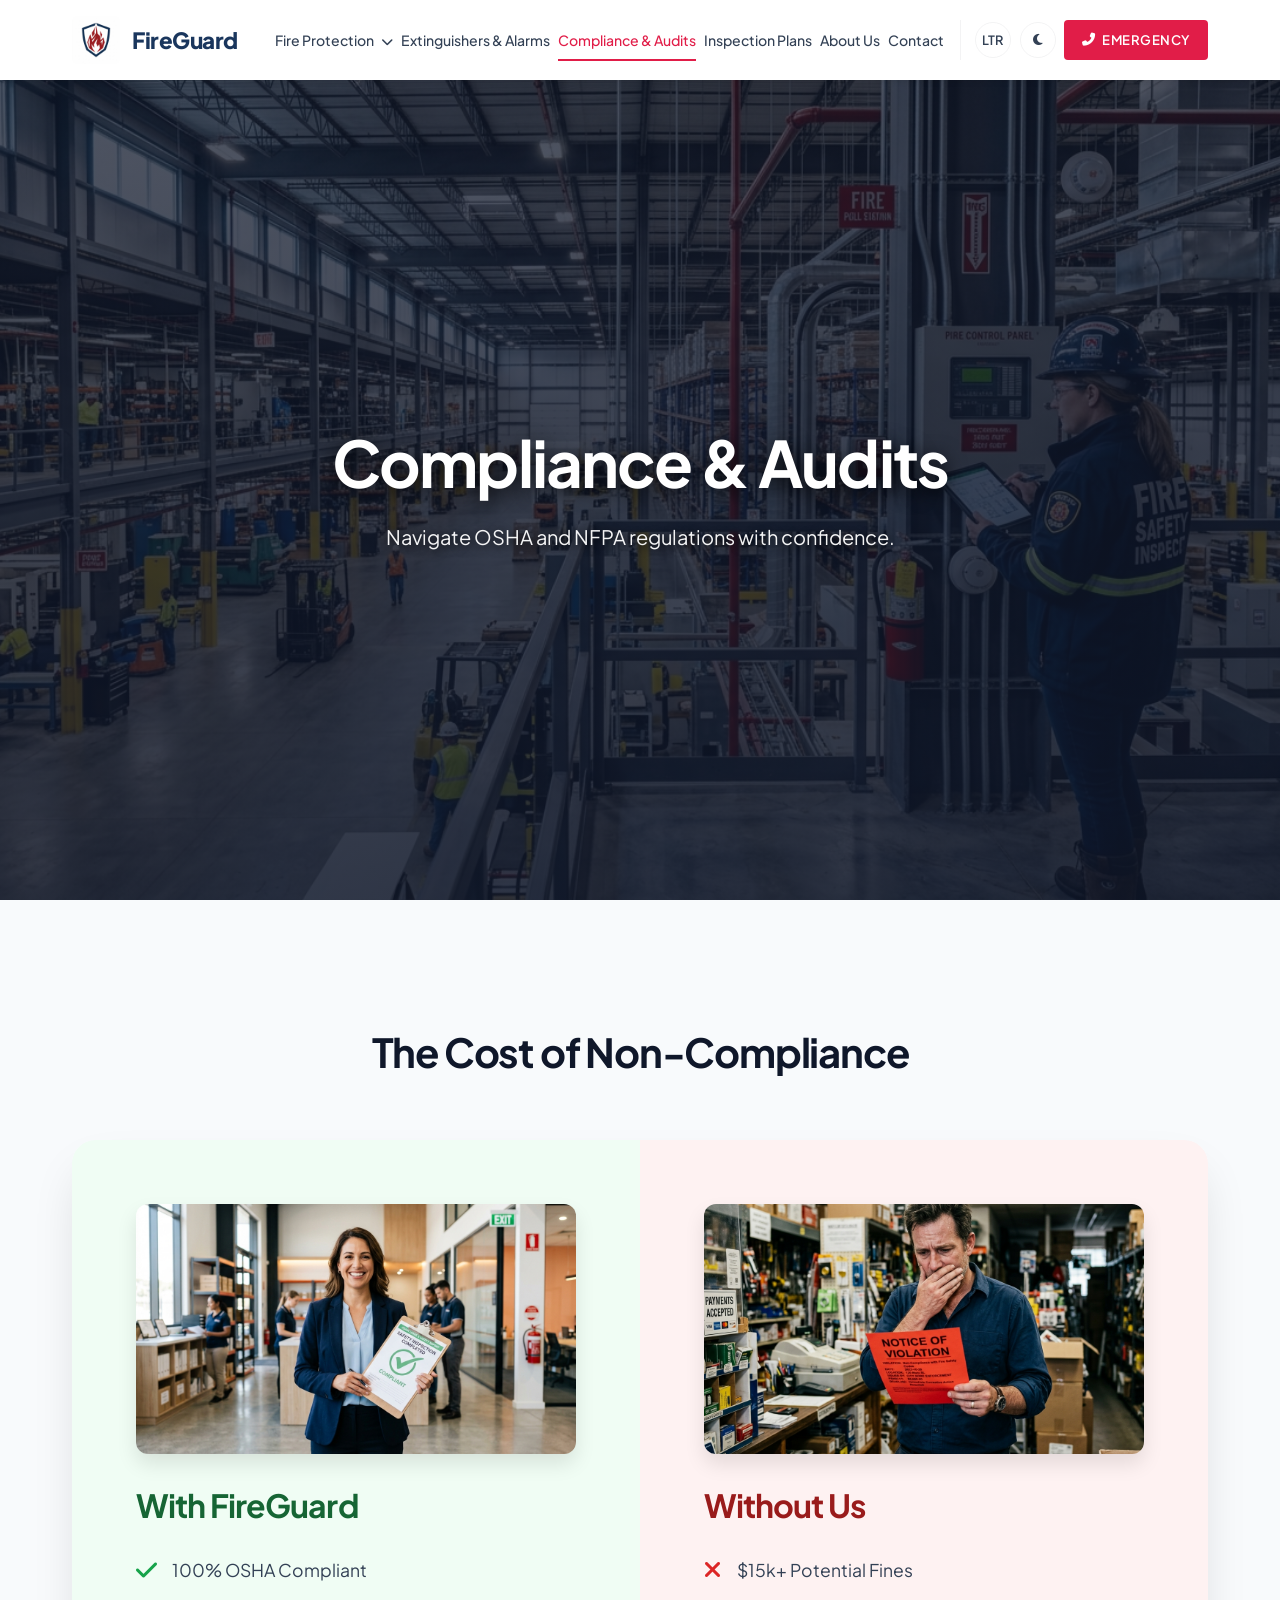
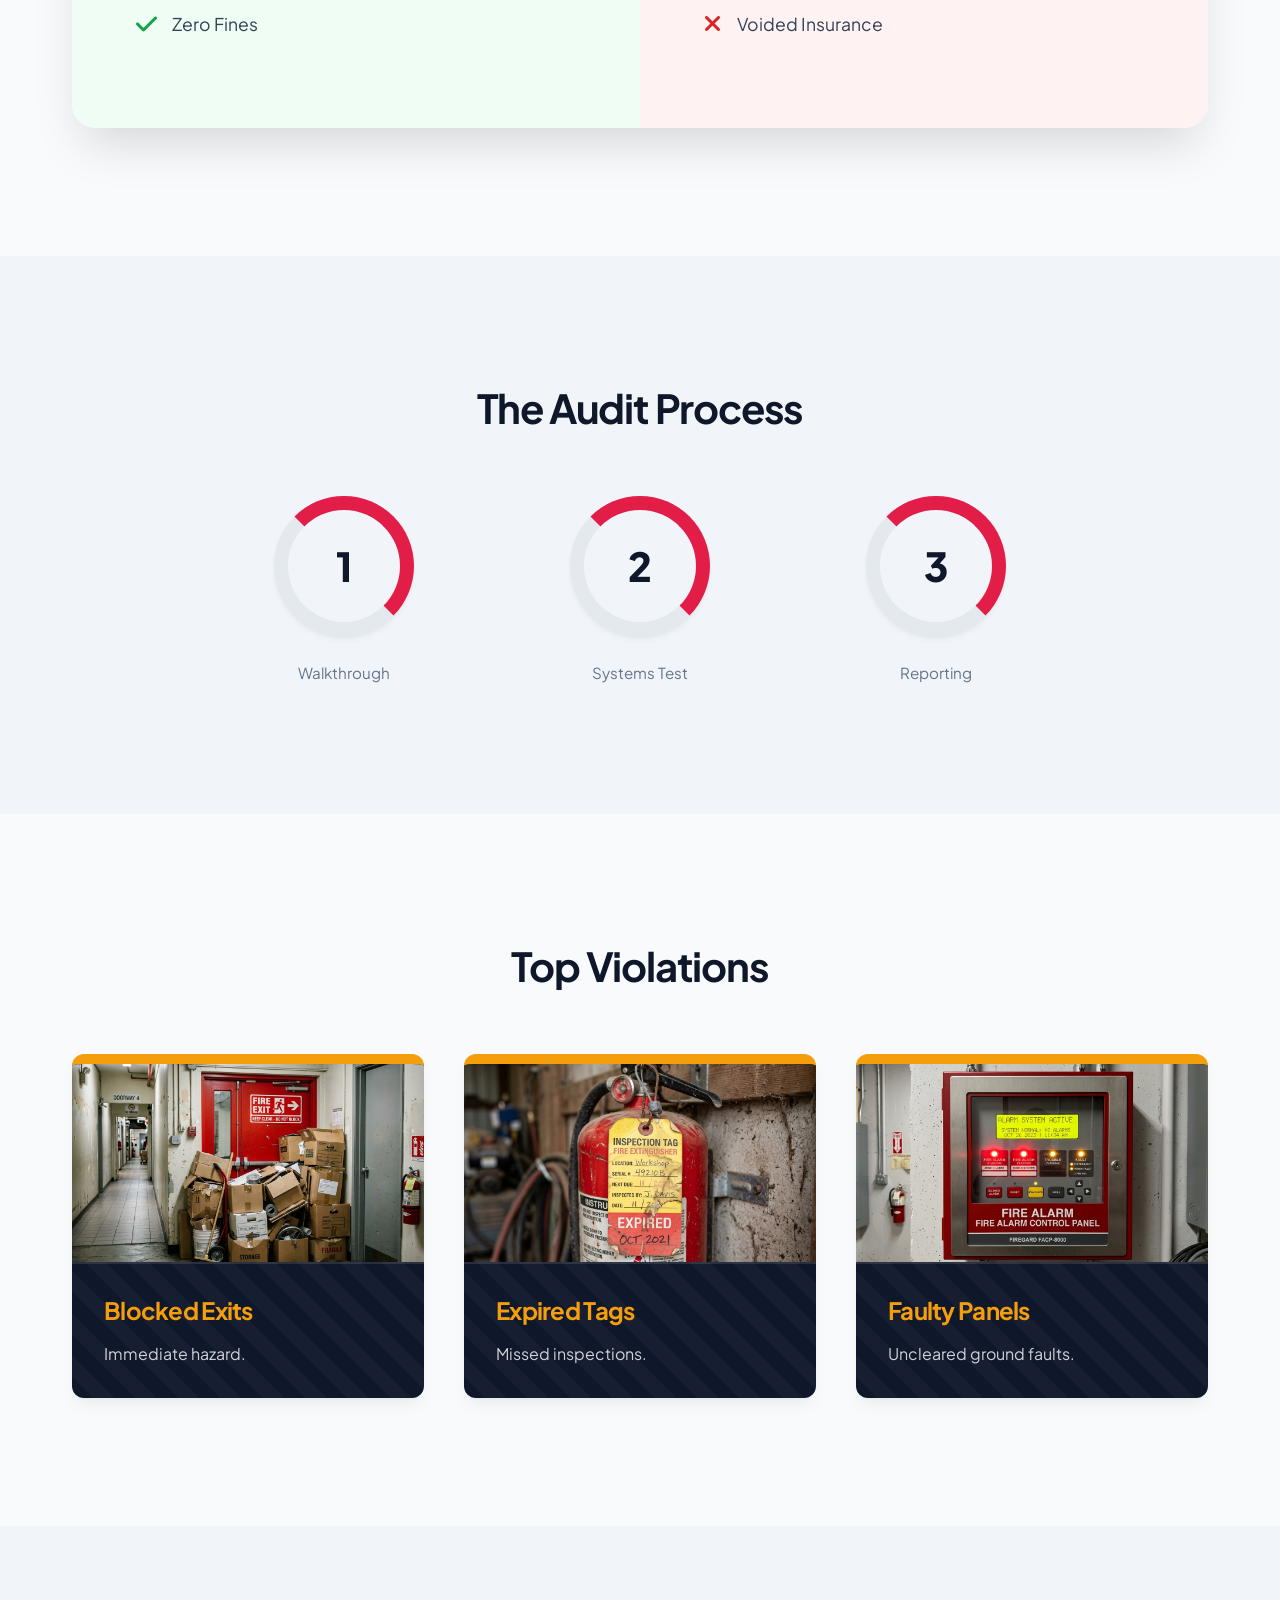
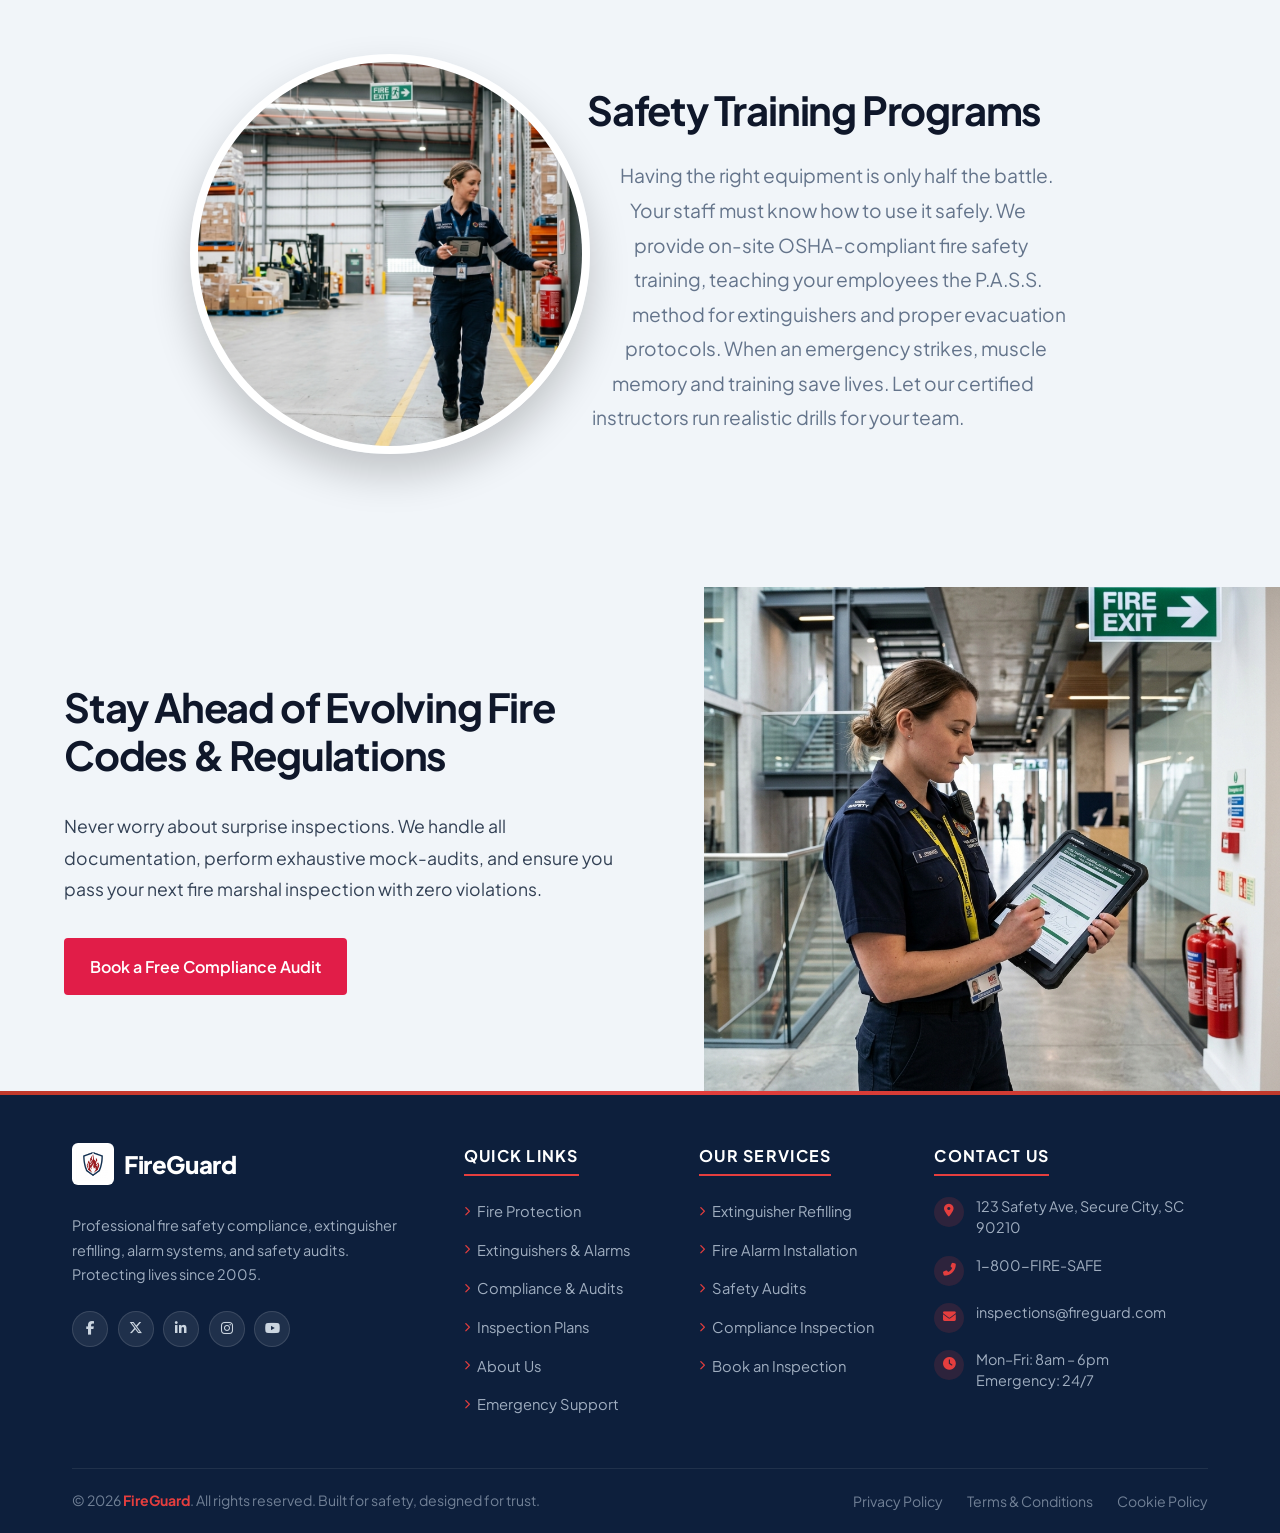
<file: compliance.html>
<!DOCTYPE html>
<html lang="en" dir="ltr" data-theme="light">
<head>
    <meta charset="UTF-8">
    <meta name="viewport" content="width=device-width, initial-scale=1.0">
    <link rel="icon" type="image/jpeg" href="favicon.jpg">
    <link rel="shortcut icon" type="image/jpeg" href="favicon.jpg">
    <title>FireGuard | Compliance & Audits – OSHA & NFPA Certified</title>
    <meta name="description" content="FireGuard — Professional fire safety compliance, extinguisher refilling, alarm installation, and safety audits. Book your inspection today.">
    
    <!-- Google Fonts: Inter & Roboto -->
    <link rel="preconnect" href="https://fonts.googleapis.com">
    <link rel="preconnect" href="https://fonts.gstatic.com" crossorigin>
    <link href="https://fonts.googleapis.com/css2?family=Inter:wght@400;500;600;700;800&family=Roboto:wght@300;400;500;700&display=swap" rel="stylesheet">
    
    <link rel="stylesheet" href="styles.css">
    <link rel="stylesheet" href="compliance.css">
    
    <!-- Icons -->
    <link rel="stylesheet" href="https://cdnjs.cloudflare.com/ajax/libs/font-awesome/6.5.1/css/all.min.css">

    <!-- Premium Google Fonts -->
    <link rel="preconnect" href="https://fonts.googleapis.com">
    <link rel="preconnect" href="https://fonts.gstatic.com" crossorigin>
    <link href="https://fonts.googleapis.com/css2?family=Plus+Jakarta+Sans:wght@300;400;500;600;700;800&display=swap" rel="stylesheet">

</head>

<body>
    

    <!-- Main Navigation Header -->
    <header class="header" id="header">
        <div class="container header-container">
            <!-- Logo -->
            <a href="index.html" class="logo">
                <img src="fireguard_logo.jpg" alt="FireGuard Icon">
                <div class="logo-text">
                    <span class="logo-brand">FireGuard</span>
                    
                </div>
            </a>

            <!-- Mobile Menu Toggle -->
            <button class="mobile-menu-toggle" id="mobile-menu-toggle" aria-label="Toggle Menu">
                <i class="fas fa-bars"></i>
            </button>

            <!-- Navigation Links -->
            <nav class="nav-menu" id="nav-menu">
                <ul class="nav-list">
                    <li class="nav-item dropdown">
                        <a href="index.html" class="nav-link">Fire Protection <i class="fas fa-chevron-down"></i></a>
                        <ul class="dropdown-menu">
                            <li><a href="index.html" class="dropdown-link">Commercial Safety</a></li>
                            <li><a href="home2.html" class="dropdown-link">Residential Safety</a></li>
                        </ul>
                    </li>
                    <li class="nav-item"><a href="services.html" class="nav-link">Extinguishers & Alarms</a></li>
                    <li class="nav-item"><a href="compliance.html" class="nav-link active">Compliance & Audits</a></li>
                    <li class="nav-item"><a href="pricing.html" class="nav-link">Inspection Plans</a></li>
                    <li class="nav-item"><a href="about.html" class="nav-link">About Us</a></li>
                    <li class="nav-item"><a href="contact.html" class="nav-link">Contact</a></li>
                </ul>

                <!-- Utility Toggles & Primary CTA -->
                <div class="nav-utilities">
                    <button class="util-btn dir-toggle" id="dir-toggle" aria-label="Toggle Direction">
                        <span class="dir-text">LTR</span>
                    </button>
                    <button class="util-btn theme-toggle" id="theme-toggle" aria-label="Toggle Theme">
                        <i class="fas fa-moon dark-icon"></i>
                        <i class="fas fa-sun light-icon"></i>
                    </button>
                    <a href="contact.html" class="btn btn-primary btn-nav-cta"><i class="fas fa-phone-alt"></i> Emergency</a>
                </div>
            </nav>
        </div>
    </header>


    <main>

        <!-- Layout 13: Centered Hero -->
        <section id="hero-l13" class="layout-13">
            <div class="tall-hero-bottom-left">
                <div class="container text-center">
                    <h1>Compliance &amp; Audits</h1>
                    <p>Navigate OSHA and NFPA regulations with confidence.</p>
                </div>
            </div>
        </section>

        <!-- Layout 14: Side-by-side Comparison Table (Green Checks vs Red Xs) -->
        <section id="comp-l14" class="layout-14">
            <div class="container">
                <h2 class="text-center mb-5">The Cost of Non-Compliance</h2>
                <div class="comparison-board">
                    <div class="comp-col good-col">
                        <img src="compliant_business.jpg" alt="Compliant Business" class="comp-img">
                        <h3>With FireGuard</h3>
                        <ul><li><i class="fas fa-check"></i> 100% OSHA Compliant</li><li><i class="fas fa-check"></i> Zero Fines</li></ul>
                    </div>
                    <div class="comp-col bad-col">
                        <img src="fined_business.jpg" alt="Fined Business" class="comp-img">
                        <h3>Without Us</h3>
                        <ul><li><i class="fas fa-times"></i> $15k+ Potential Fines</li><li><i class="fas fa-times"></i> Voided Insurance</li></ul>
                    </div>
                </div>
            </div>
        </section>

        <!-- Layout 15: Circular "Donut" Stat Visualizations -->
        <section id="audit-l15" class="layout-15 bg-light">
            <div class="container text-center">
                <h2 class="mb-5">The Audit Process</h2>
                <div class="donut-grid">
                    <div class="donut-item"><div class="donut"><span>1</span></div><p>Walkthrough</p></div>
                    <div class="donut-item"><div class="donut"><span>2</span></div><p>Systems Test</p></div>
                    <div class="donut-item"><div class="donut"><span>3</span></div><p>Reporting</p></div>
                </div>
            </div>
        </section>

        <!-- Layout 16: High-Contrast Red/Black Alert Cards -->
        <section id="viol-l16" class="layout-16">
            <div class="container">
                <h2 class="text-center mb-5">Top Violations</h2>
                <div class="hazard-cards-grid">
                    <div class="hazard-card">
                        <img src="blocked_exits.jpg" alt="Blocked Exits" class="hazard-img">
                        <div class="hazard-content">
                            <h4>Blocked Exits</h4><p>Immediate hazard.</p>
                        </div>
                    </div>
                    <div class="hazard-card">
                        <img src="expired_tags.jpg" alt="Expired Tags" class="hazard-img">
                        <div class="hazard-content">
                            <h4>Expired Tags</h4><p>Missed inspections.</p>
                        </div>
                    </div>
                    <div class="hazard-card">
                        <img src="faulty_panels.jpg" alt="Faulty Panels" class="hazard-img">
                        <div class="hazard-content">
                            <h4>Faulty Panels</h4><p>Uncleared ground faults.</p>
                        </div>
                    </div>
                </div>
            </div>
        </section>

        <!-- Layout 17: Text wrapped around a circular center image (shape-outside) -->
        <section id="train-l17" class="layout-17">
            <div class="container">
                <div class="shape-wrap-container">
                    <img src="service_audit.jpg" alt="Training" class="center-circle-img">
                    <h2>Safety Training Programs</h2>
                    <p>Having the right equipment is only half the battle. Your staff must know how to use it safely. We provide on-site OSHA-compliant fire safety training, teaching your employees the P.A.S.S. method for extinguishers and proper evacuation protocols. When an emergency strikes, muscle memory and training save lives. Let our certified instructors run realistic drills for your team.</p>
                </div>
            </div>
        </section>

        <!-- Layout 18 Redesign: Benefit-Driven Split CTA -->
        <section id="cta-l18" class="layout-18-new">
            <div class="cta-split-comp">
                <div class="cta-split-comp-content">
                    <h2>Stay Ahead of Evolving Fire Codes & Regulations</h2>
                    <p style="font-size: 1.1rem; line-height: 1.8; margin-bottom: 2rem;">Never worry about surprise inspections. We handle all documentation, perform exhaustive mock-audits, and ensure you pass your next fire marshal inspection with zero violations.</p>
                    <a href="contact.html" class="btn btn-primary btn-large" style="align-self: flex-start;">Book a Free Compliance Audit</a>
                </div>
                <div class="cta-split-comp-img" style="background-image: url('compliance_audit.jpg');"></div>
            </div>
        </section>

</main>

<footer class="footer">
        <!-- Top accent bar -->
        <div class="footer-accent-bar"></div>

        <div class="container">
            <!-- Main Footer Grid -->
            <div class="footer-grid">

                <!-- Col 1: Brand -->
                <div class="footer-col footer-col--brand">
                    <a href="index.html" class="footer-logo-link">
                        <div class="footer-brand">
                            <img src="fireguard_logo.jpg" alt="FireGuard Icon" class="footer-logo-icon">
                            <span class="footer-brand-name">FireGuard</span>
                        </div>
                    </a>
                    <p class="footer-desc">Professional fire safety compliance, extinguisher refilling, alarm systems, and safety audits. Protecting lives since 2005.</p>
                    <div class="footer-social">
                        <a href="#" class="social-btn" aria-label="Facebook"><i class="fab fa-facebook-f"></i></a>
                        <a href="#" class="social-btn" aria-label="Twitter/X"><i class="fab fa-x-twitter"></i></a>
                        <a href="#" class="social-btn" aria-label="LinkedIn"><i class="fab fa-linkedin-in"></i></a>
                        <a href="#" class="social-btn" aria-label="Instagram"><i class="fab fa-instagram"></i></a>
                        <a href="#" class="social-btn" aria-label="YouTube"><i class="fab fa-youtube"></i></a>
                    </div>
                </div>

                <!-- Col 2: Quick Links -->
                <div class="footer-col">
                    <h4 class="footer-col-title">Quick Links</h4>
                    <ul class="footer-links">
                        <li><a href="index.html"><i class="fas fa-chevron-right"></i> Fire Protection</a></li>
                        <li><a href="services.html"><i class="fas fa-chevron-right"></i> Extinguishers & Alarms</a></li>
                        <li><a href="compliance.html"><i class="fas fa-chevron-right"></i> Compliance & Audits</a></li>
                        <li><a href="pricing.html"><i class="fas fa-chevron-right"></i> Inspection Plans</a></li>
                        <li><a href="about.html"><i class="fas fa-chevron-right"></i> About Us</a></li>
                        <li><a href="contact.html"><i class="fas fa-chevron-right"></i> Emergency Support</a></li>
                    </ul>
                </div>

                <!-- Col 3: Services -->
                <div class="footer-col">
                    <h4 class="footer-col-title">Our Services</h4>
                    <ul class="footer-links">
                        <li><a href="services.html"><i class="fas fa-chevron-right"></i> Extinguisher Refilling</a></li>
                        <li><a href="services.html"><i class="fas fa-chevron-right"></i> Fire Alarm Installation</a></li>
                        <li><a href="services.html"><i class="fas fa-chevron-right"></i> Safety Audits</a></li>
                        <li><a href="services.html"><i class="fas fa-chevron-right"></i> Compliance Inspection</a></li>
                        <li><a href="contact.html"><i class="fas fa-chevron-right"></i> Book an Inspection</a></li>
                    </ul>
                </div>

                <!-- Col 4: Contact -->
                <div class="footer-col">
                    <h4 class="footer-col-title">Contact Us</h4>
                    <ul class="footer-contact-list">
                        <li>
                            <span class="footer-contact-icon"><i class="fas fa-map-marker-alt"></i></span>
                            <span>123 Safety Ave, Secure City, SC 90210</span>
                        </li>
                        <li>
                            <span class="footer-contact-icon"><i class="fas fa-phone-alt"></i></span>
                            <a href="tel:+18003473723">1-800-FIRE-SAFE</a>
                        </li>
                        <li>
                            <span class="footer-contact-icon"><i class="fas fa-envelope"></i></span>
                            <a href="mailto:inspections@fireguard.com">inspections@fireguard.com</a>
                        </li>
                        <li>
                            <span class="footer-contact-icon"><i class="fas fa-clock"></i></span>
                            <span>Mon–Fri: 8am – 6pm<br>Emergency: 24/7</span>
                        </li>
                    </ul>
                </div>

            </div><!-- /.footer-grid -->

            <!-- Divider -->
            <div class="footer-divider"></div>

            <!-- Footer Bottom Bar -->
            <div class="footer-bottom">
                <p class="footer-copy">&copy; 2026 <strong>FireGuard</strong>. All rights reserved. Built for safety, designed for trust.</p>
                <ul class="footer-legal">
                    <li><a href="#">Privacy Policy</a></li>
                    <li><a href="#">Terms &amp; Conditions</a></li>
                    <li><a href="#">Cookie Policy</a></li>
                </ul>
            </div>

        </div>
    </footer>

    <script src="script.js"></script>
</body>
</html>
</file>
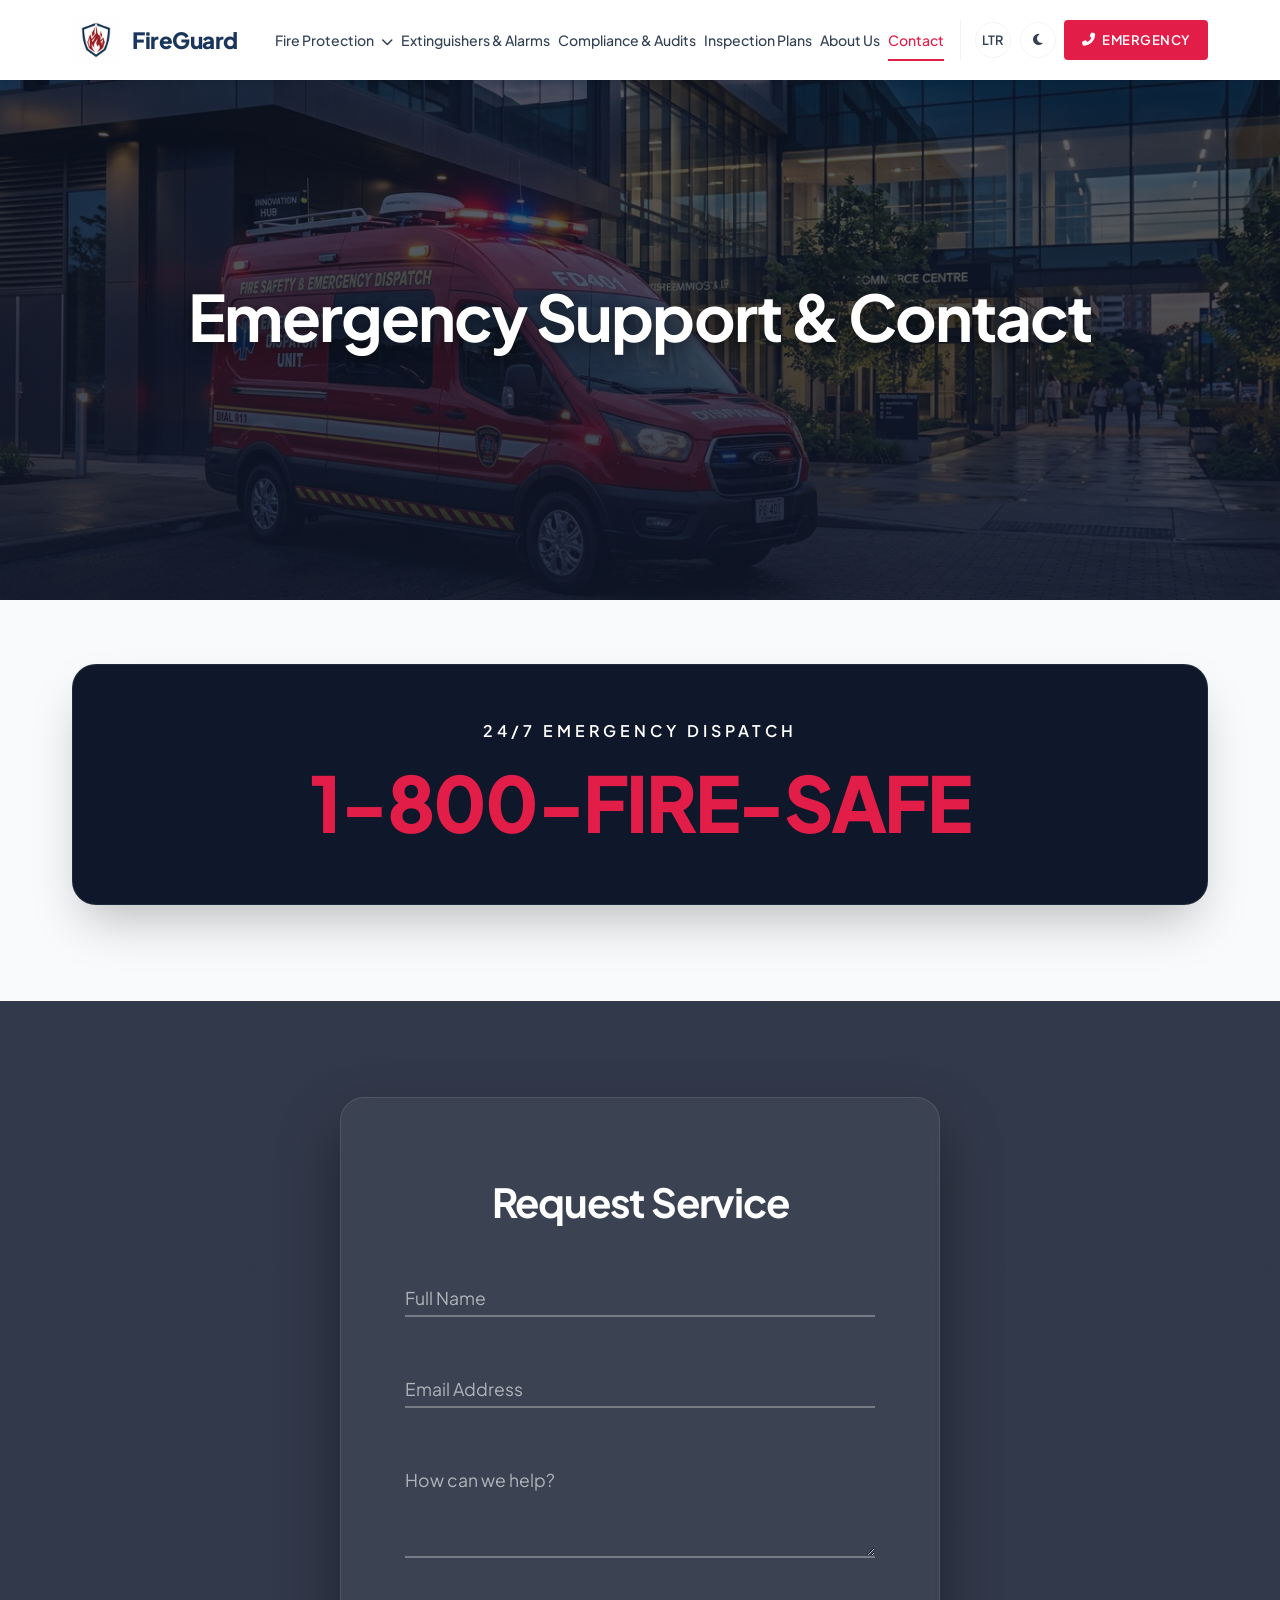
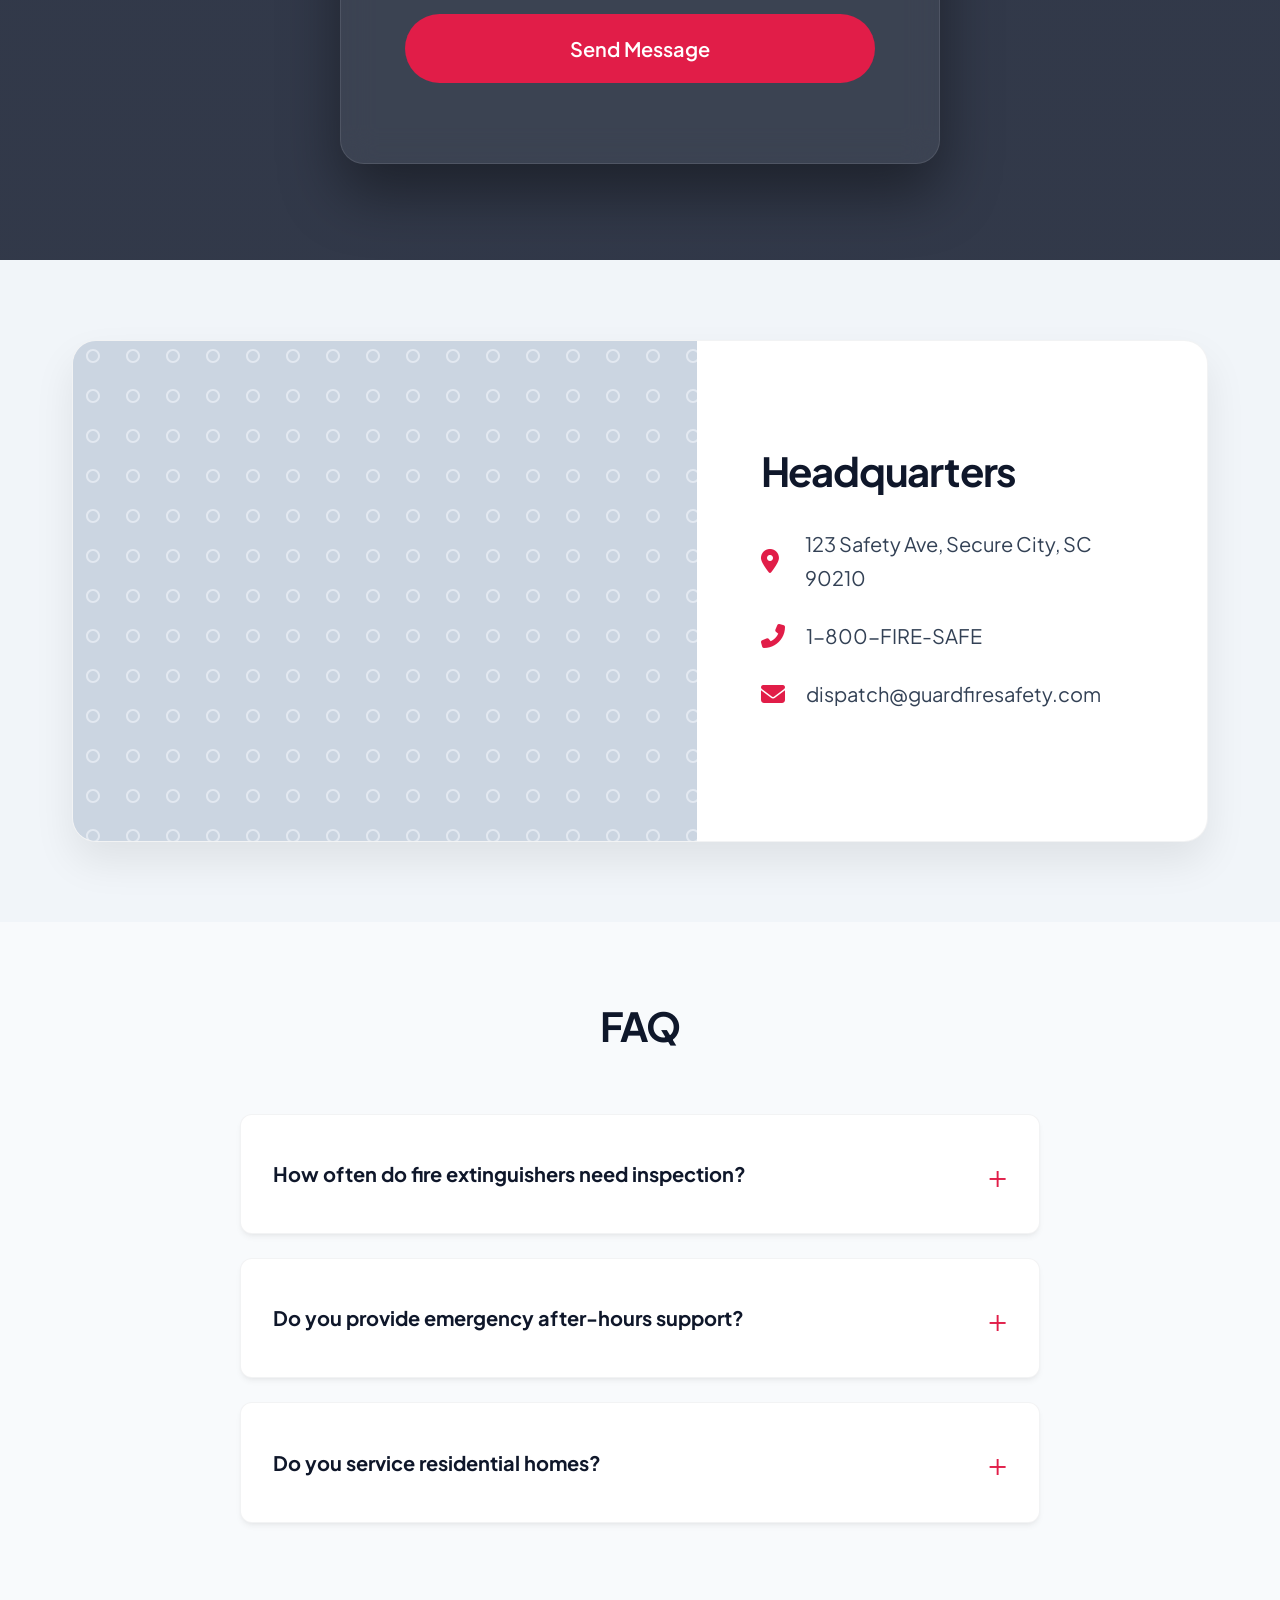
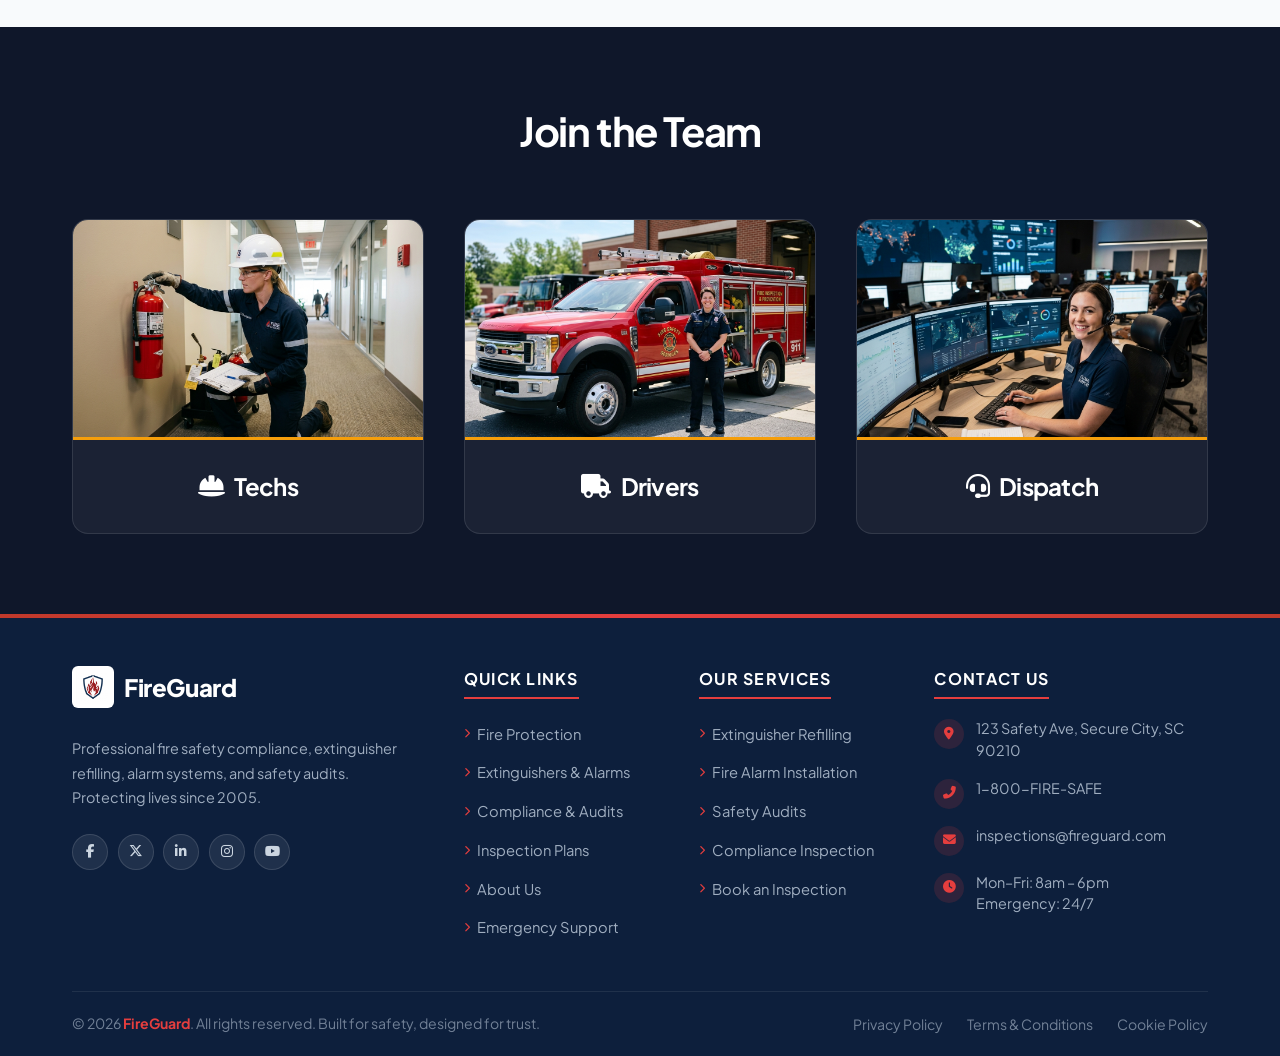
<file: contact.html>
<!DOCTYPE html>
<html lang="en" dir="ltr" data-theme="light">
<head>
    <meta charset="UTF-8">
    <meta name="viewport" content="width=device-width, initial-scale=1.0">
    <link rel="icon" type="image/jpeg" href="favicon.jpg">
    <link rel="shortcut icon" type="image/jpeg" href="favicon.jpg">
    <title>FireGuard | Contact Us & Emergency Dispatch</title>
    <meta name="description" content="FireGuard — Professional fire safety compliance, extinguisher refilling, alarm installation, and safety audits. Book your inspection today.">
    
    <!-- Google Fonts: Inter & Roboto -->
    <link rel="preconnect" href="https://fonts.googleapis.com">
    <link rel="preconnect" href="https://fonts.gstatic.com" crossorigin>
    <link href="https://fonts.googleapis.com/css2?family=Inter:wght@400;500;600;700;800&family=Roboto:wght@300;400;500;700&display=swap" rel="stylesheet">
    
    <link rel="stylesheet" href="styles.css">
    <link rel="stylesheet" href="contact.css">
    
    <!-- Icons -->
    <link rel="stylesheet" href="https://cdnjs.cloudflare.com/ajax/libs/font-awesome/6.5.1/css/all.min.css">

    <!-- Premium Google Fonts -->
    <link rel="preconnect" href="https://fonts.googleapis.com">
    <link rel="preconnect" href="https://fonts.gstatic.com" crossorigin>
    <link href="https://fonts.googleapis.com/css2?family=Plus+Jakarta+Sans:wght@300;400;500;600;700;800&display=swap" rel="stylesheet">

</head>

<body>
    

    <!-- Main Navigation Header -->
    <header class="header" id="header">
        <div class="container header-container">
            <!-- Logo -->
            <a href="index.html" class="logo">
                <img src="fireguard_logo.jpg" alt="FireGuard Icon">
                <div class="logo-text">
                    <span class="logo-brand">FireGuard</span>
                    
                </div>
            </a>

            <!-- Mobile Menu Toggle -->
            <button class="mobile-menu-toggle" id="mobile-menu-toggle" aria-label="Toggle Menu">
                <i class="fas fa-bars"></i>
            </button>

            <!-- Navigation Links -->
            <nav class="nav-menu" id="nav-menu">
                <ul class="nav-list">
                    <li class="nav-item dropdown">
                        <a href="index.html" class="nav-link">Fire Protection <i class="fas fa-chevron-down"></i></a>
                        <ul class="dropdown-menu">
                            <li><a href="index.html" class="dropdown-link">Commercial Safety</a></li>
                            <li><a href="home2.html" class="dropdown-link">Residential Safety</a></li>
                        </ul>
                    </li>
                    <li class="nav-item"><a href="services.html" class="nav-link">Extinguishers & Alarms</a></li>
                    <li class="nav-item"><a href="compliance.html" class="nav-link">Compliance & Audits</a></li>
                    <li class="nav-item"><a href="pricing.html" class="nav-link">Inspection Plans</a></li>
                    <li class="nav-item"><a href="about.html" class="nav-link">About Us</a></li>
                    <li class="nav-item"><a href="contact.html" class="nav-link active">Contact</a></li>
                </ul>

                <!-- Utility Toggles & Primary CTA -->
                <div class="nav-utilities">
                    <button class="util-btn dir-toggle" id="dir-toggle" aria-label="Toggle Direction">
                        <span class="dir-text">LTR</span>
                    </button>
                    <button class="util-btn theme-toggle" id="theme-toggle" aria-label="Toggle Theme">
                        <i class="fas fa-moon dark-icon"></i>
                        <i class="fas fa-sun light-icon"></i>
                    </button>
                    <a href="contact.html" class="btn btn-primary btn-nav-cta"><i class="fas fa-phone-alt"></i> Emergency</a>
                </div>
            </nav>
        </div>
    </header>


    <main>

        <!-- Layout 25: Gradient-Only Background (Rich Color Transition) -->
        <section id="hero-l25" class="layout-25">
            <div class="gradient-hero-only">
                <div class="container text-center">
                    <h1>Emergency Support & Contact</h1>
                </div>
            </div>
        </section>

        <!-- Layout 26: Flashing/Pulsing CSS Animation Block -->
        <section id="hotline-l26" class="layout-26">
            <div class="container text-center">
                <div class="pulsing-hotline-block">
                    <h2>24/7 EMERGENCY DISPATCH</h2>
                    <h1 class="pulse-text">1-800-FIRE-SAFE</h1>
                </div>
            </div>
        </section>

        <!-- Layout 27: Glassmorphism Floating Labels Form -->
        <section id="form-l27" class="layout-27">
            <div class="glass-form-container">
                <h3 class="text-center">Request Service</h3>
                <form class="glass-form">
                    <div class="float-input"><input type="text" required><label>Full Name</label></div>
                    <div class="float-input"><input type="email" required><label>Email Address</label></div>
                    <div class="float-input"><textarea required rows="4"></textarea><label>How can we help?</label></div>
                    <button type="submit" class="btn btn-primary btn-block">Send Message</button>
                </form>
            </div>
        </section>

        <!-- Layout 28: Interactive-looking Map Placeholder -->
        <section id="loc-l28" class="layout-28 bg-light">
            <div class="container">
                <div class="map-placeholder-layout">
                    <div class="map-side" style="padding: 0;">
                        <iframe src="https://www.google.com/maps/embed?pb=!1m18!1m12!1m3!1d105856.2482352377!2d-81.12792617781033!3d34.00067332717325!2m3!1f0!2f0!3f0!3m2!1i1024!2i768!4f13.1!3m3!1m2!1s0x88f8a56cb11b15fd%3A0xcf3984d3dc6825c6!2sColumbia%2C%20SC!5e0!3m2!1sen!2sus!4v1700000000000!5m2!1sen!2sus" width="100%" height="100%" style="border:0; display: block;" allowfullscreen="" loading="lazy" referrerpolicy="no-referrer-when-downgrade"></iframe>
                    </div>
                    <div class="info-side">
                        <h3>Headquarters</h3>
                        <p><i class="fas fa-map-marker-alt"></i> 123 Safety Ave, Secure City, SC 90210</p>
                        <p><i class="fas fa-phone-alt"></i> 1-800-FIRE-SAFE</p>
                        <p><i class="fas fa-envelope"></i> dispatch@guardfiresafety.com</p>
                    </div>
                </div>
            </div>
        </section>

        <!-- Layout 29: CSS-Only Accordion FAQ -->
        <section id="faq-l29" class="layout-29">
            <div class="container">
                <h2 class="text-center mb-5">FAQ</h2>
                <div class="accordion-group">
                    <details class="acc-item"><summary>How often do fire extinguishers need inspection?</summary><p>According to NFPA 10, fire extinguishers require a quick visual inspection monthly, a professional maintenance inspection annually, and internal maintenance/hydrostatic testing every 5 to 12 years depending on the type.</p></details>
                    <details class="acc-item"><summary>Do you provide emergency after-hours support?</summary><p>Yes, absolutely. We run a 24/7 emergency dispatch center. If a fire alarm panel goes down or a suppression system discharges, our technicians can be deployed to your location immediately.</p></details>
                    <details class="acc-item"><summary>Do you service residential homes?</summary><p>Yes, we have a dedicated residential division that installs hardwired smoke detectors, home fire extinguishers, and helps families develop effective escape routes.</p></details>
                </div>
            </div>
        </section>

        <!-- Layout 30: Team Roles Grid -->
        <section id="car-l30" class="layout-30">
            <div class="container text-center">
                <h2>Join the Team</h2>
                <div class="team-roles-grid">
                    <div class="role-card">
                        <img src="tech_role.jpg" alt="Technicians" class="role-img">
                        <div class="role-content">
                            <h3><i class="fas fa-hard-hat"></i> Techs</h3>
                        </div>
                    </div>
                    <div class="role-card">
                        <img src="driver_role.jpg" alt="Drivers" class="role-img">
                        <div class="role-content">
                            <h3><i class="fas fa-truck"></i> Drivers</h3>
                        </div>
                    </div>
                    <div class="role-card">
                        <img src="dispatch_role.jpg" alt="Dispatch" class="role-img">
                        <div class="role-content">
                            <h3><i class="fas fa-headset"></i> Dispatch</h3>
                        </div>
                    </div>
                </div>
            </div>
        </section>

</main>

<footer class="footer">
        <!-- Top accent bar -->
        <div class="footer-accent-bar"></div>

        <div class="container">
            <!-- Main Footer Grid -->
            <div class="footer-grid">

                <!-- Col 1: Brand -->
                <div class="footer-col footer-col--brand">
                    <a href="index.html" class="footer-logo-link">
                        <div class="footer-brand">
                            <img src="fireguard_logo.jpg" alt="FireGuard Icon" class="footer-logo-icon">
                            <span class="footer-brand-name">FireGuard</span>
                        </div>
                    </a>
                    <p class="footer-desc">Professional fire safety compliance, extinguisher refilling, alarm systems, and safety audits. Protecting lives since 2005.</p>
                    <div class="footer-social">
                        <a href="#" class="social-btn" aria-label="Facebook"><i class="fab fa-facebook-f"></i></a>
                        <a href="#" class="social-btn" aria-label="Twitter/X"><i class="fab fa-x-twitter"></i></a>
                        <a href="#" class="social-btn" aria-label="LinkedIn"><i class="fab fa-linkedin-in"></i></a>
                        <a href="#" class="social-btn" aria-label="Instagram"><i class="fab fa-instagram"></i></a>
                        <a href="#" class="social-btn" aria-label="YouTube"><i class="fab fa-youtube"></i></a>
                    </div>
                </div>

                <!-- Col 2: Quick Links -->
                <div class="footer-col">
                    <h4 class="footer-col-title">Quick Links</h4>
                    <ul class="footer-links">
                        <li><a href="index.html"><i class="fas fa-chevron-right"></i> Fire Protection</a></li>
                        <li><a href="services.html"><i class="fas fa-chevron-right"></i> Extinguishers & Alarms</a></li>
                        <li><a href="compliance.html"><i class="fas fa-chevron-right"></i> Compliance & Audits</a></li>
                        <li><a href="pricing.html"><i class="fas fa-chevron-right"></i> Inspection Plans</a></li>
                        <li><a href="about.html"><i class="fas fa-chevron-right"></i> About Us</a></li>
                        <li><a href="contact.html"><i class="fas fa-chevron-right"></i> Emergency Support</a></li>
                    </ul>
                </div>

                <!-- Col 3: Services -->
                <div class="footer-col">
                    <h4 class="footer-col-title">Our Services</h4>
                    <ul class="footer-links">
                        <li><a href="services.html"><i class="fas fa-chevron-right"></i> Extinguisher Refilling</a></li>
                        <li><a href="services.html"><i class="fas fa-chevron-right"></i> Fire Alarm Installation</a></li>
                        <li><a href="services.html"><i class="fas fa-chevron-right"></i> Safety Audits</a></li>
                        <li><a href="services.html"><i class="fas fa-chevron-right"></i> Compliance Inspection</a></li>
                        <li><a href="contact.html"><i class="fas fa-chevron-right"></i> Book an Inspection</a></li>
                    </ul>
                </div>

                <!-- Col 4: Contact -->
                <div class="footer-col">
                    <h4 class="footer-col-title">Contact Us</h4>
                    <ul class="footer-contact-list">
                        <li>
                            <span class="footer-contact-icon"><i class="fas fa-map-marker-alt"></i></span>
                            <span>123 Safety Ave, Secure City, SC 90210</span>
                        </li>
                        <li>
                            <span class="footer-contact-icon"><i class="fas fa-phone-alt"></i></span>
                            <a href="tel:+18003473723">1-800-FIRE-SAFE</a>
                        </li>
                        <li>
                            <span class="footer-contact-icon"><i class="fas fa-envelope"></i></span>
                            <a href="mailto:inspections@fireguard.com">inspections@fireguard.com</a>
                        </li>
                        <li>
                            <span class="footer-contact-icon"><i class="fas fa-clock"></i></span>
                            <span>Mon–Fri: 8am – 6pm<br>Emergency: 24/7</span>
                        </li>
                    </ul>
                </div>

            </div><!-- /.footer-grid -->

            <!-- Divider -->
            <div class="footer-divider"></div>

            <!-- Footer Bottom Bar -->
            <div class="footer-bottom">
                <p class="footer-copy">&copy; 2026 <strong>FireGuard</strong>. All rights reserved. Built for safety, designed for trust.</p>
                <ul class="footer-legal">
                    <li><a href="#">Privacy Policy</a></li>
                    <li><a href="#">Terms &amp; Conditions</a></li>
                    <li><a href="#">Cookie Policy</a></li>
                </ul>
            </div>

        </div>
    </footer>

    <script src="script.js"></script>
</body>
</html>
</file>
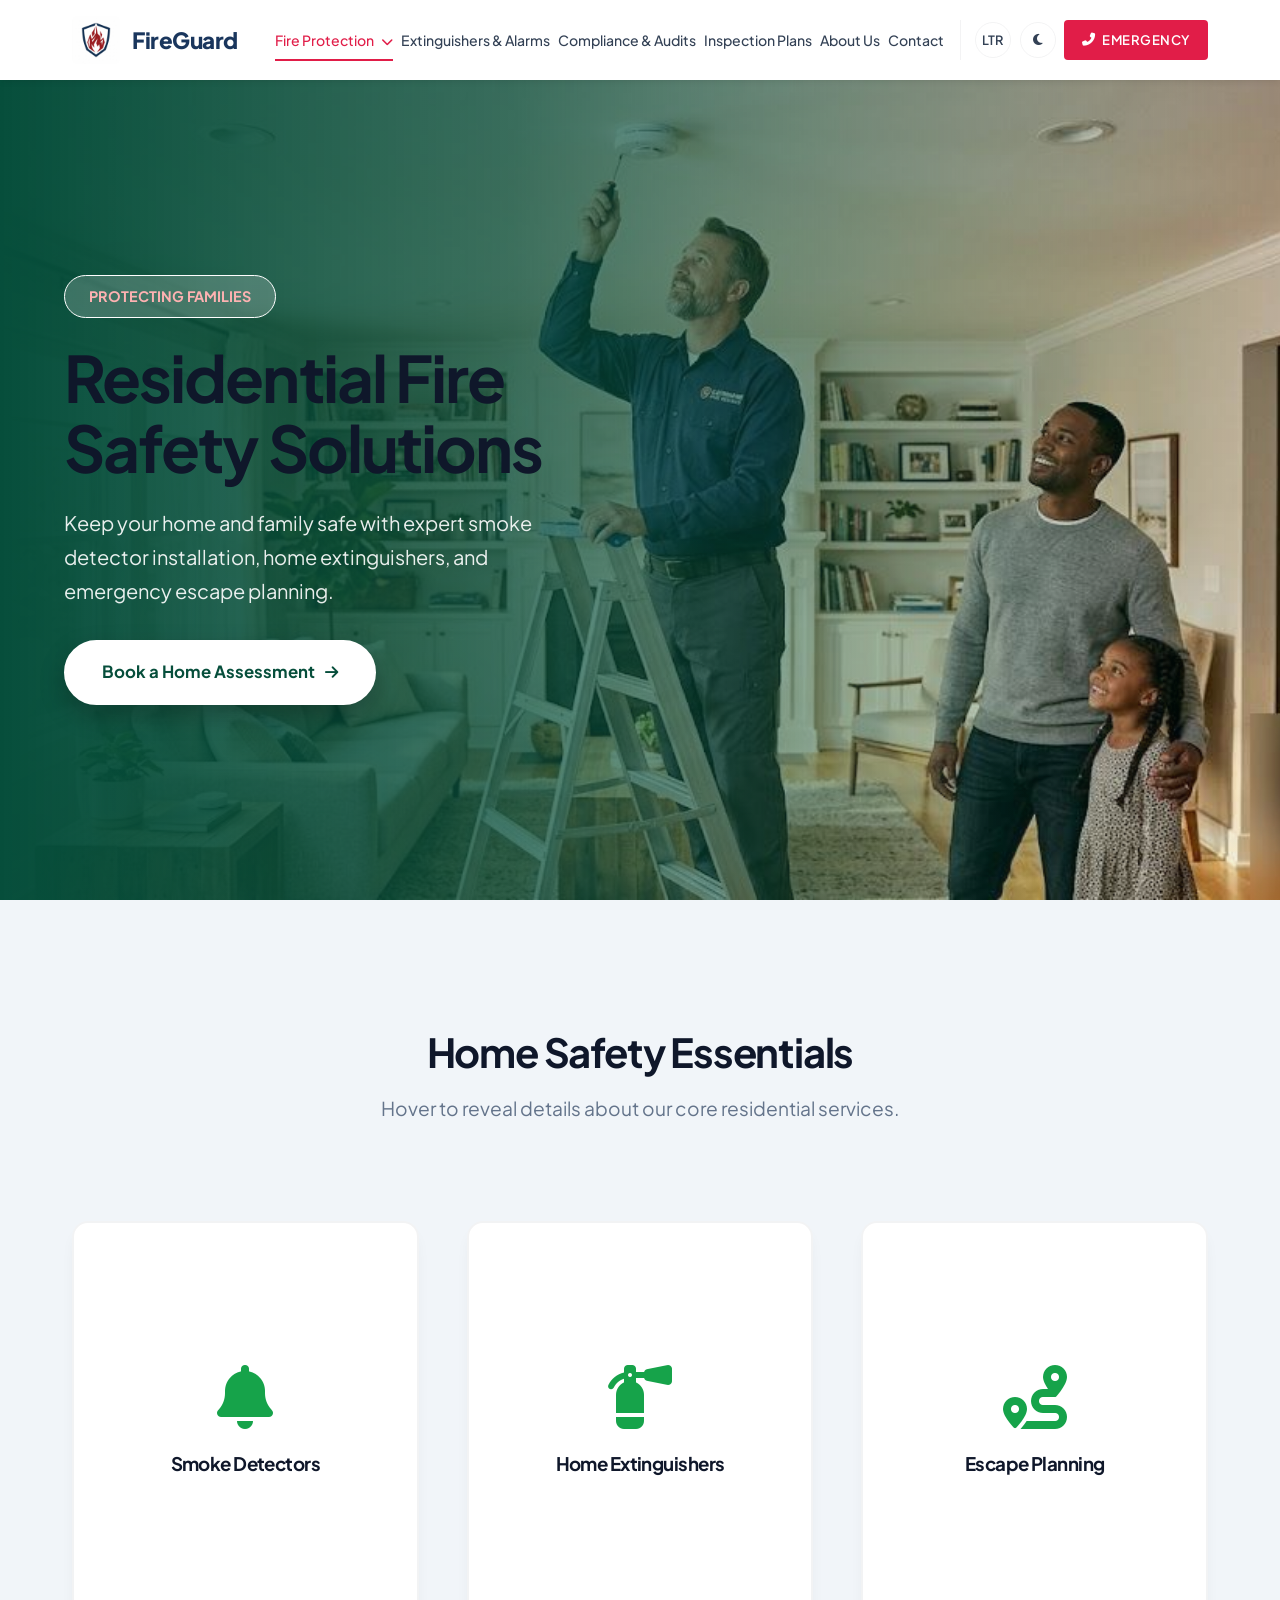
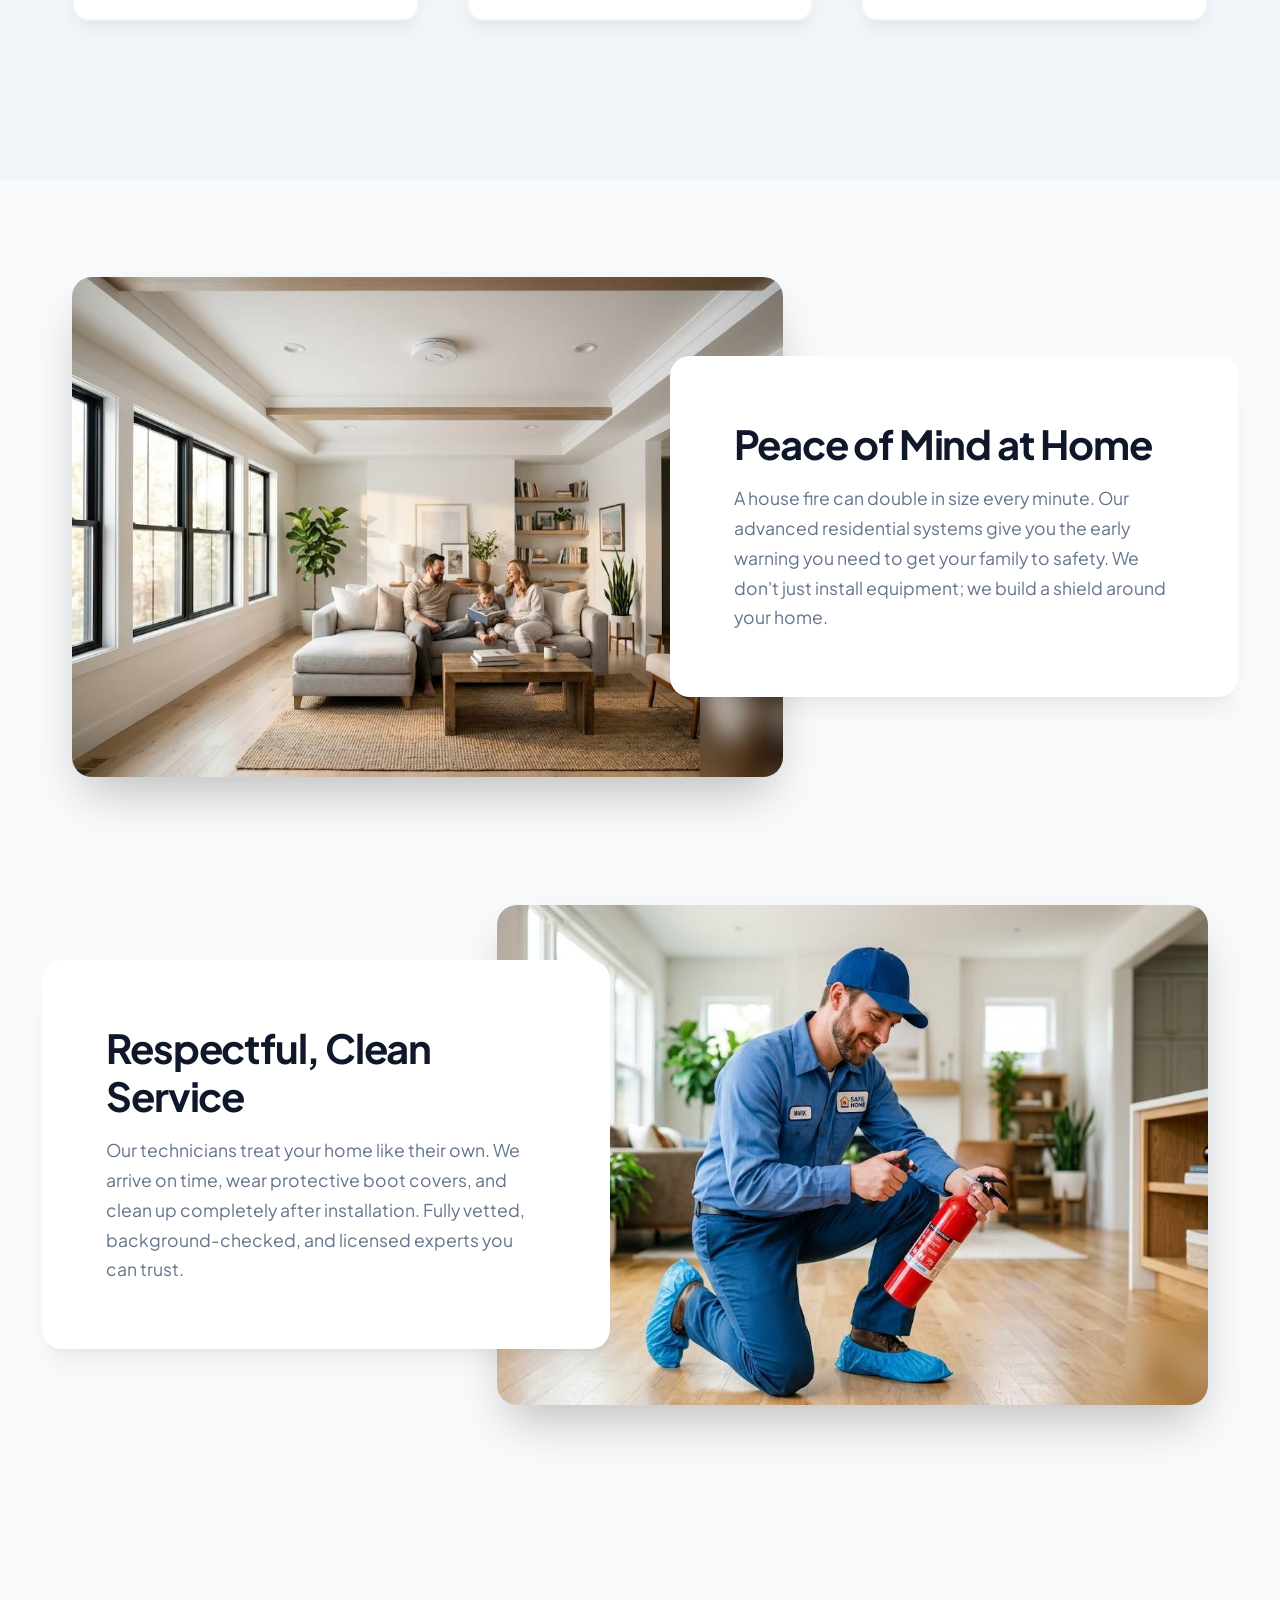
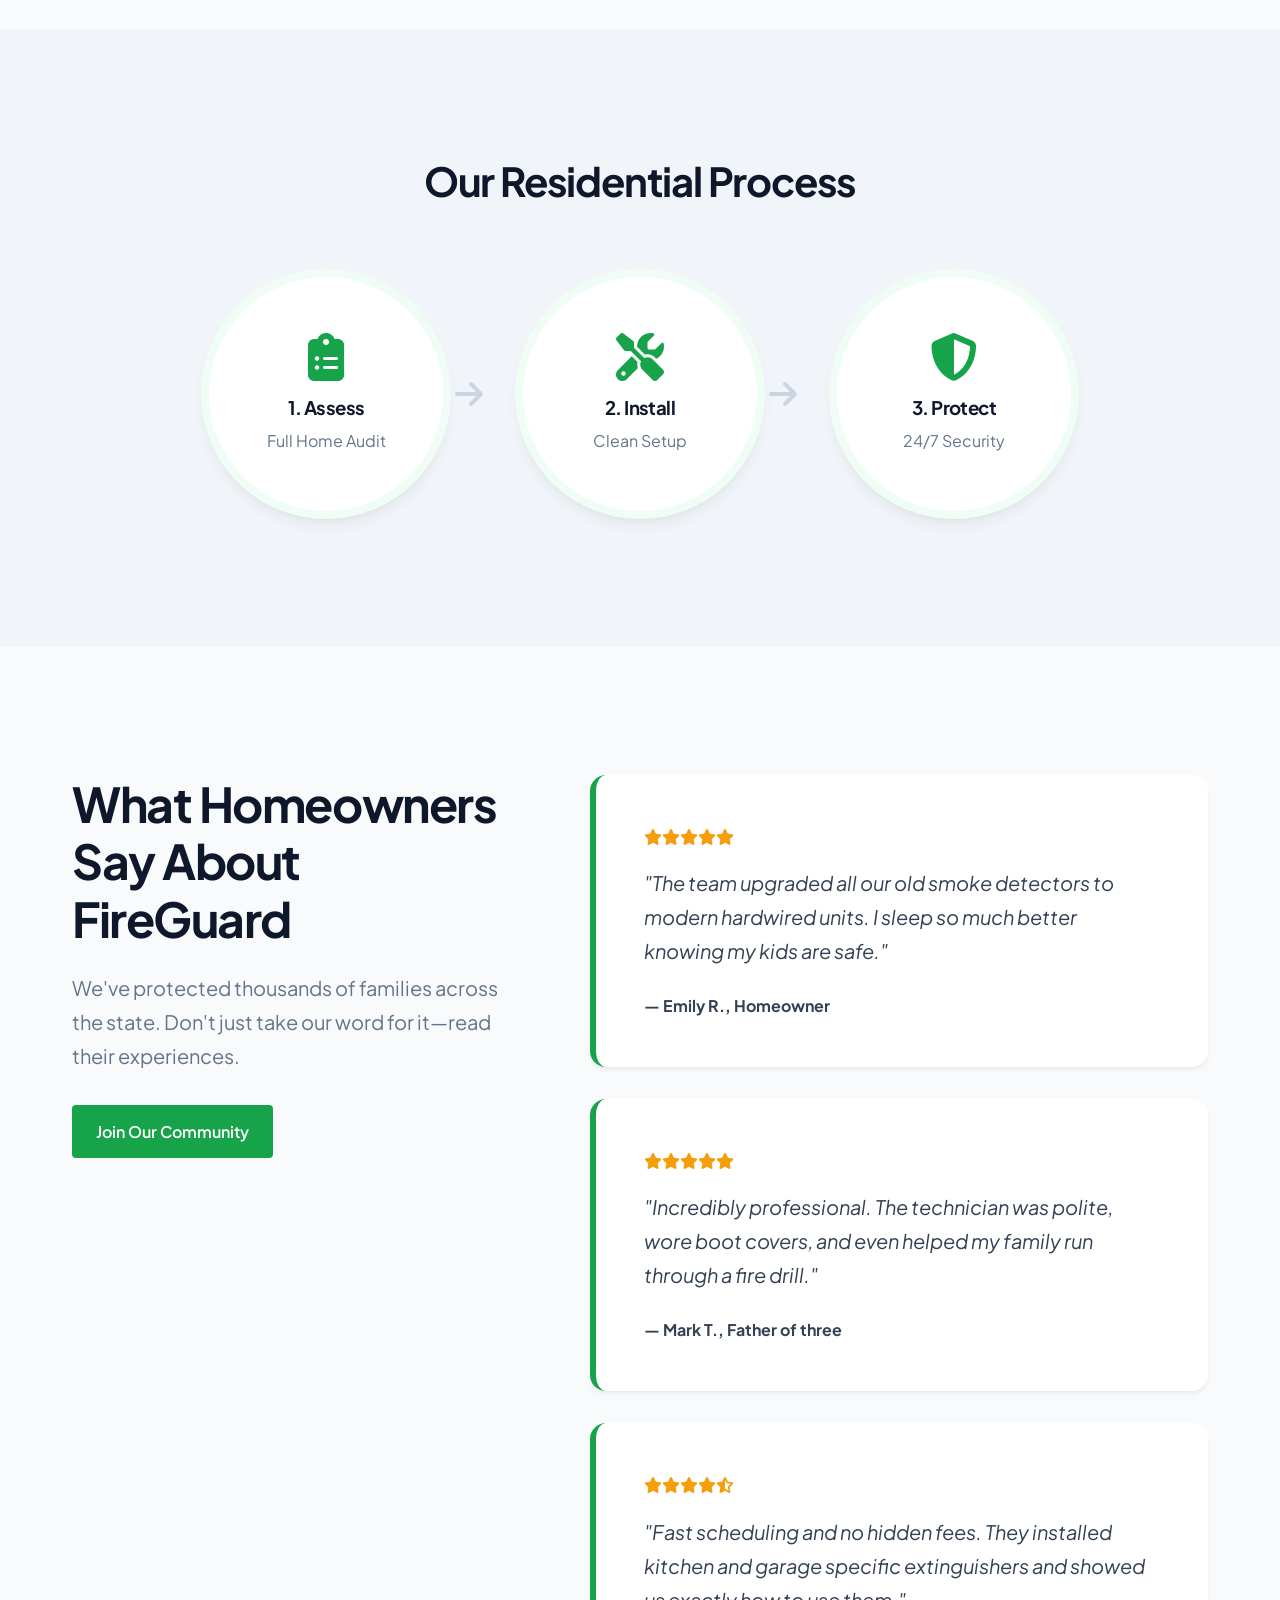
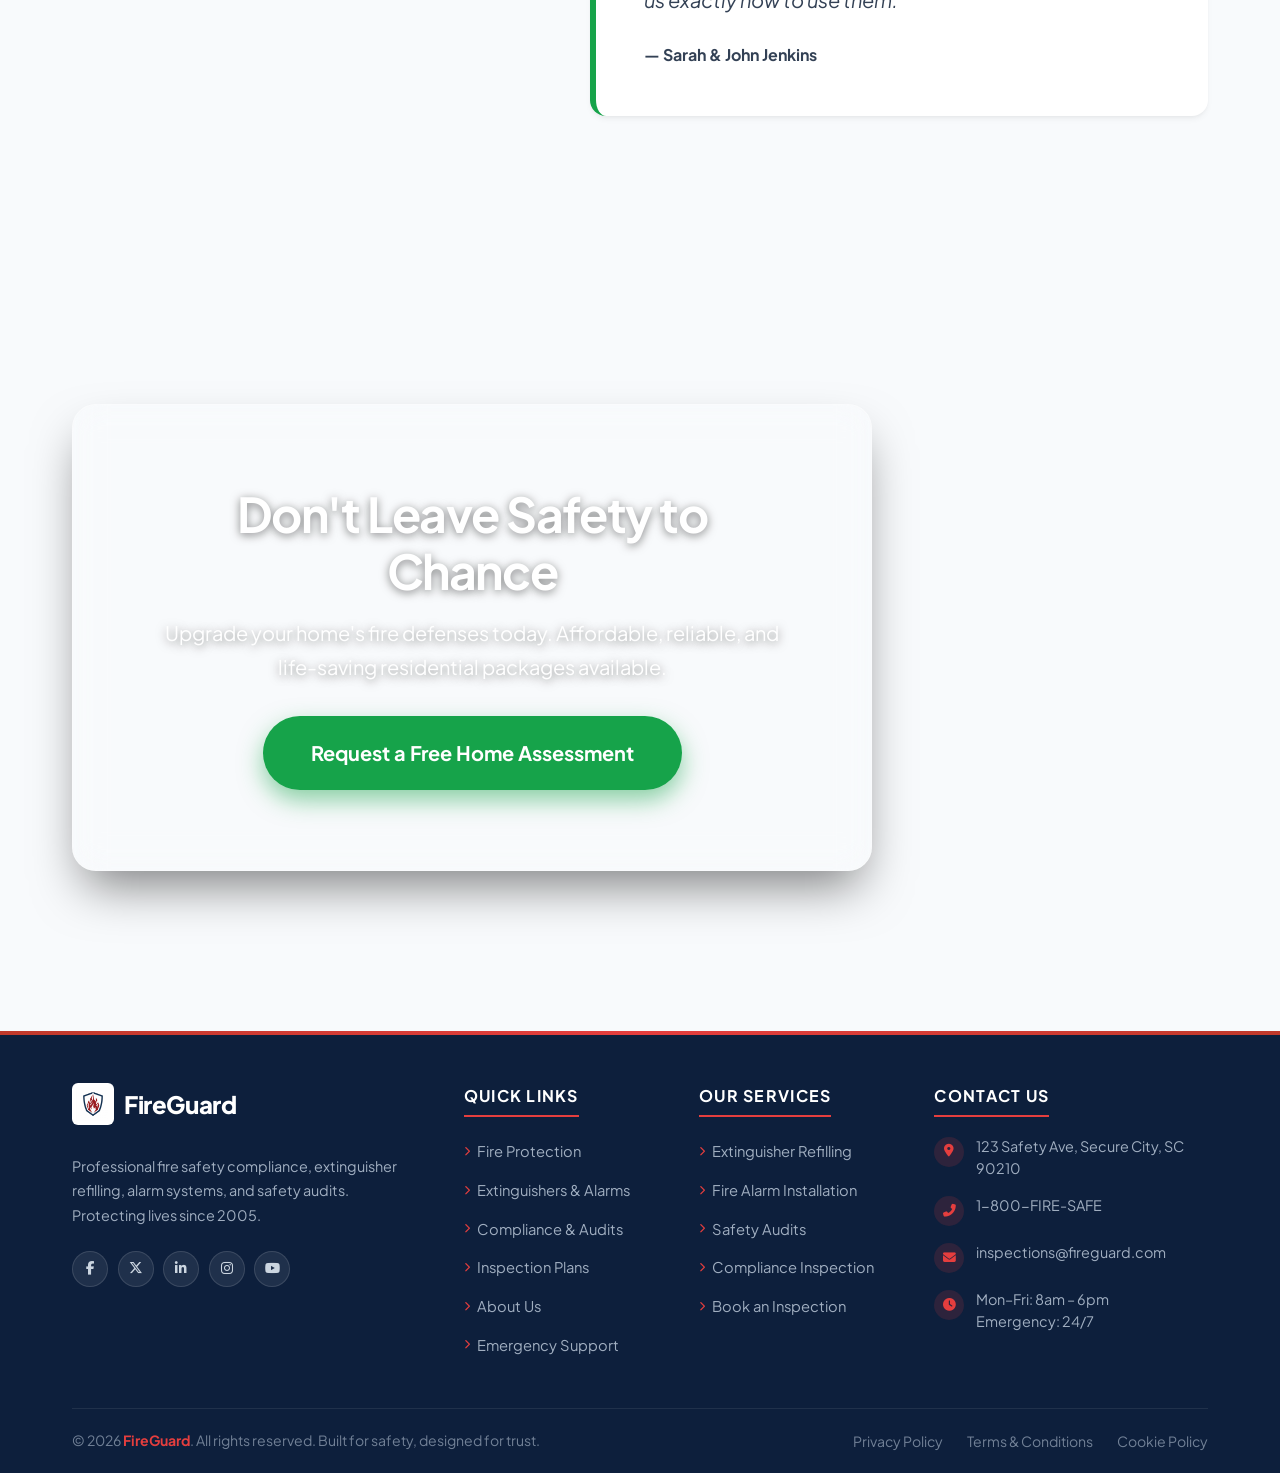
<file: home2.html>
<!DOCTYPE html>
<html lang="en" dir="ltr" data-theme="light">
<head>
    <meta charset="UTF-8">
    <meta name="viewport" content="width=device-width, initial-scale=1.0">
    <link rel="icon" type="image/jpeg" href="favicon.jpg">
    <link rel="shortcut icon" type="image/jpeg" href="favicon.jpg">
    <title>FireGuard | Trusted Fire Safety & Extinguisher Service</title>
    <meta name="description" content="FireGuard — Professional fire safety compliance, extinguisher refilling, alarm installation, and safety audits. Book your inspection today.">
    
    <!-- Google Fonts: Inter & Roboto -->
    <link rel="preconnect" href="https://fonts.googleapis.com">
    <link rel="preconnect" href="https://fonts.gstatic.com" crossorigin>
    <link href="https://fonts.googleapis.com/css2?family=Inter:wght@400;500;600;700;800&family=Roboto:wght@300;400;500;700&display=swap" rel="stylesheet">
    
    <link rel="stylesheet" href="styles.css">
    <link rel="stylesheet" href="home2.css">
    
    <!-- Icons -->
    <link rel="stylesheet" href="https://cdnjs.cloudflare.com/ajax/libs/font-awesome/6.5.1/css/all.min.css">

    <!-- Premium Google Fonts -->
    <link rel="preconnect" href="https://fonts.googleapis.com">
    <link rel="preconnect" href="https://fonts.gstatic.com" crossorigin>
    <link href="https://fonts.googleapis.com/css2?family=Plus+Jakarta+Sans:wght@300;400;500;600;700;800&display=swap" rel="stylesheet">

</head>

<body>
    

    <!-- Main Navigation Header -->
    <header class="header" id="header">
        <div class="container header-container">
            <!-- Logo -->
            <a href="index.html" class="logo">
                <img src="fireguard_logo.jpg" alt="FireGuard Icon">
                <div class="logo-text">
                    <span class="logo-brand">FireGuard</span>
                    
                </div>
            </a>

            <!-- Mobile Menu Toggle -->
            <button class="mobile-menu-toggle" id="mobile-menu-toggle" aria-label="Toggle Menu">
                <i class="fas fa-bars"></i>
            </button>

            <!-- Navigation Links -->
            <nav class="nav-menu" id="nav-menu">
                <ul class="nav-list">
                    <li class="nav-item dropdown">
                        <a href="index.html" class="nav-link active">Fire Protection <i class="fas fa-chevron-down"></i></a>
                        <ul class="dropdown-menu">
                            <li><a href="index.html" class="dropdown-link">Commercial Safety</a></li>
                            <li><a href="home2.html" class="dropdown-link">Residential Safety</a></li>
                        </ul>
                    </li>
                    <li class="nav-item"><a href="services.html" class="nav-link">Extinguishers & Alarms</a></li>
                    <li class="nav-item"><a href="compliance.html" class="nav-link">Compliance & Audits</a></li>
                    <li class="nav-item"><a href="pricing.html" class="nav-link">Inspection Plans</a></li>
                    <li class="nav-item"><a href="about.html" class="nav-link">About Us</a></li>
                    <li class="nav-item"><a href="contact.html" class="nav-link">Contact</a></li>
                </ul>

                <!-- Utility Toggles & Primary CTA -->
                <div class="nav-utilities">
                    <button class="util-btn dir-toggle" id="dir-toggle" aria-label="Toggle Direction">
                        <span class="dir-text">LTR</span>
                    </button>
                    <button class="util-btn theme-toggle" id="theme-toggle" aria-label="Toggle Theme">
                        <i class="fas fa-moon dark-icon"></i>
                        <i class="fas fa-sun light-icon"></i>
                    </button>
                    <a href="contact.html" class="btn btn-primary btn-nav-cta"><i class="fas fa-phone-alt"></i> Emergency</a>
                </div>
            </nav>
        </div>
    </header>


            <main>

        <!-- Layout 31: Split Parallax Hero -->
        <section class="layout-31">
            <div class="hero-split-left">
                <span class="badge" style="background: rgba(255,255,255,0.2); border: 1px solid white; padding: 0.5rem 1.5rem; border-radius: 50px; font-weight: bold; text-transform: uppercase; width: fit-content; margin-bottom: 1.5rem;">Protecting Families</span>
                <h1>Residential Fire Safety Solutions</h1>
                <p style="font-size: 1.25rem; opacity: 0.9; margin-bottom: 2rem; max-width: 600px;">Keep your home and family safe with expert smoke detector installation, home extinguishers, and emergency escape planning.</p>
                <div>
                    <a href="contact.html" class="hero-cta-btn" id="hero-btn-home-assessment">Book a Home Assessment <i class="fas fa-arrow-right"></i></a>
                </div>
            </div>
            <div class="hero-split-right"></div>
        </section>

        <!-- Layout 32: 3D Flip Card Grid -->
        <section class="layout-32">
            <div class="container">
                <h2 class="text-center" style="font-size: 2.5rem; margin-bottom: 1rem;">Home Safety Essentials</h2>
                <p class="text-center" style="color: var(--text-muted); margin-bottom: 4rem; font-size: 1.2rem;">Hover to reveal details about our core residential services.</p>
                
                <div class="flip-grid">
                    <div class="flip-card">
                        <div class="flip-card-inner">
                            <div class="flip-card-front">
                                <i class="fas fa-bell"></i>
                                <h3>Smoke Detectors</h3>
                            </div>
                            <div class="flip-card-back">
                                <h3>Hardwired Safety</h3>
                                <p style="margin-top: 1rem;">We install interconnected, hardwired smoke and CO detectors so that if one sounds, they all sound.</p>
                            </div>
                        </div>
                    </div>
                    <div class="flip-card">
                        <div class="flip-card-inner">
                            <div class="flip-card-front">
                                <i class="fas fa-fire-extinguisher"></i>
                                <h3>Home Extinguishers</h3>
                            </div>
                            <div class="flip-card-back">
                                <h3>Kitchen & Garage</h3>
                                <p style="margin-top: 1rem;">Specialized suppressants for grease fires in the kitchen and chemical fires in the garage.</p>
                            </div>
                        </div>
                    </div>
                    <div class="flip-card">
                        <div class="flip-card-inner">
                            <div class="flip-card-front">
                                <i class="fas fa-route"></i>
                                <h3>Escape Planning</h3>
                            </div>
                            <div class="flip-card-back">
                                <h3>Evacuation Routes</h3>
                                <p style="margin-top: 1rem;">Customized escape plans and ladders for second-story bedrooms to ensure safe exits.</p>
                            </div>
                        </div>
                    </div>
                </div>
            </div>
        </section>

        <!-- Layout 33: Zig-Zag Image Overlap -->
        <section class="layout-33">
            <div class="container">
                <div class="overlap-row">
                    <img src="./Family Safe.jpeg" alt="Family Safe" class="overlap-img">
                    <div class="overlap-text">
                        <h2 style="font-size: 2.5rem; margin-bottom: 1rem;">Peace of Mind at Home</h2>
                        <p style="font-size: 1.1rem; color: var(--text-muted);">A house fire can double in size every minute. Our advanced residential systems give you the early warning you need to get your family to safety. We don't just install equipment; we build a shield around your home.</p>
                    </div>
                </div>
                
                <div class="overlap-row reverse">
                    <img src="./technician.jpeg" alt="Technician" class="overlap-img">
                    <div class="overlap-text">
                        <h2 style="font-size: 2.5rem; margin-bottom: 1rem;">Respectful, Clean Service</h2>
                        <p style="font-size: 1.1rem; color: var(--text-muted);">Our technicians treat your home like their own. We arrive on time, wear protective boot covers, and clean up completely after installation. Fully vetted, background-checked, and licensed experts you can trust.</p>
                    </div>
                </div>
            </div>
        </section>

        <!-- Layout 34: Circular Icon Steps -->
        <section class="layout-34">
            <div class="container">
                <h2 style="font-size: 2.5rem; margin-bottom: 1rem;">Our Residential Process</h2>
                <div class="circle-steps">
                    <div class="step-circle">
                        <i class="fas fa-clipboard-list"></i>
                        <h3 style="margin:0;">1. Assess</h3>
                        <p style="margin: 0.5rem 0 0; color: var(--text-muted);">Full Home Audit</p>
                    </div>
                    <div class="step-circle">
                        <i class="fas fa-tools"></i>
                        <h3 style="margin:0;">2. Install</h3>
                        <p style="margin: 0.5rem 0 0; color: var(--text-muted);">Clean Setup</p>
                    </div>
                    <div class="step-circle">
                        <i class="fas fa-shield-alt"></i>
                        <h3 style="margin:0;">3. Protect</h3>
                        <p style="margin: 0.5rem 0 0; color: var(--text-muted);">24/7 Security</p>
                    </div>
                </div>
            </div>
        </section>

        <!-- Layout 35: Sticky Scroll Split -->
        <section class="layout-35">
            <div class="container">
                <div class="sticky-split">
                    <div class="sticky-left">
                        <h2 style="font-size: 3rem; margin-bottom: 1.5rem; line-height: 1.2;">What Homeowners Say About FireGuard</h2>
                        <p style="font-size: 1.25rem; color: var(--text-muted);">We've protected thousands of families across the state. Don't just take our word for it—read their experiences.</p>
                        <a href="contact.html" class="btn btn-primary" style="margin-top: 2rem; background: #16a34a; border: none;">Join Our Community</a>
                    </div>
                    <div class="scroll-right">
                        <div class="review-card">
                            <div class="stars"><i class="fas fa-star"></i><i class="fas fa-star"></i><i class="fas fa-star"></i><i class="fas fa-star"></i><i class="fas fa-star"></i></div>
                            <blockquote>"The team upgraded all our old smoke detectors to modern hardwired units. I sleep so much better knowing my kids are safe."</blockquote>
                            <strong>— Emily R., Homeowner</strong>
                        </div>
                        <div class="review-card">
                            <div class="stars"><i class="fas fa-star"></i><i class="fas fa-star"></i><i class="fas fa-star"></i><i class="fas fa-star"></i><i class="fas fa-star"></i></div>
                            <blockquote>"Incredibly professional. The technician was polite, wore boot covers, and even helped my family run through a fire drill."</blockquote>
                            <strong>— Mark T., Father of three</strong>
                        </div>
                        <div class="review-card">
                            <div class="stars"><i class="fas fa-star"></i><i class="fas fa-star"></i><i class="fas fa-star"></i><i class="fas fa-star"></i><i class="fas fa-star-half-alt"></i></div>
                            <blockquote>"Fast scheduling and no hidden fees. They installed kitchen and garage specific extinguishers and showed us exactly how to use them."</blockquote>
                            <strong>— Sarah & John Jenkins</strong>
                        </div>
                    </div>
                </div>
            </div>
        </section>

        <!-- Layout 36: Full-Width Glassmorphism CTA -->
        <section class="layout-36">
            <div class="container">
                <div class="glass-cta">
                    <h2>Don't Leave Safety to Chance</h2>
                    <p>Upgrade your home's fire defenses today. Affordable, reliable, and life-saving residential packages available.</p>
                    <a href="contact.html" class="btn-glass">Request a Free Home Assessment</a>
                </div>
            </div>
        </section>

</main>

<footer class="footer">
        <!-- Top accent bar -->
        <div class="footer-accent-bar"></div>

        <div class="container">
            <!-- Main Footer Grid -->
            <div class="footer-grid">

                <!-- Col 1: Brand -->
                <div class="footer-col footer-col--brand">
                    <a href="index.html" class="footer-logo-link">
                        <div class="footer-brand">
                            <img src="fireguard_logo.jpg" alt="FireGuard Icon" class="footer-logo-icon">
                            <span class="footer-brand-name">FireGuard</span>
                        </div>
                    </a>
                    <p class="footer-desc">Professional fire safety compliance, extinguisher refilling, alarm systems, and safety audits. Protecting lives since 2005.</p>
                    <div class="footer-social">
                        <a href="#" class="social-btn" aria-label="Facebook"><i class="fab fa-facebook-f"></i></a>
                        <a href="#" class="social-btn" aria-label="Twitter/X"><i class="fab fa-x-twitter"></i></a>
                        <a href="#" class="social-btn" aria-label="LinkedIn"><i class="fab fa-linkedin-in"></i></a>
                        <a href="#" class="social-btn" aria-label="Instagram"><i class="fab fa-instagram"></i></a>
                        <a href="#" class="social-btn" aria-label="YouTube"><i class="fab fa-youtube"></i></a>
                    </div>
                </div>

                <!-- Col 2: Quick Links -->
                <div class="footer-col">
                    <h4 class="footer-col-title">Quick Links</h4>
                    <ul class="footer-links">
                        <li><a href="index.html"><i class="fas fa-chevron-right"></i> Fire Protection</a></li>
                        <li><a href="services.html"><i class="fas fa-chevron-right"></i> Extinguishers & Alarms</a></li>
                        <li><a href="compliance.html"><i class="fas fa-chevron-right"></i> Compliance & Audits</a></li>
                        <li><a href="pricing.html"><i class="fas fa-chevron-right"></i> Inspection Plans</a></li>
                        <li><a href="about.html"><i class="fas fa-chevron-right"></i> About Us</a></li>
                        <li><a href="contact.html"><i class="fas fa-chevron-right"></i> Emergency Support</a></li>
                    </ul>
                </div>

                <!-- Col 3: Services -->
                <div class="footer-col">
                    <h4 class="footer-col-title">Our Services</h4>
                    <ul class="footer-links">
                        <li><a href="services.html"><i class="fas fa-chevron-right"></i> Extinguisher Refilling</a></li>
                        <li><a href="services.html"><i class="fas fa-chevron-right"></i> Fire Alarm Installation</a></li>
                        <li><a href="services.html"><i class="fas fa-chevron-right"></i> Safety Audits</a></li>
                        <li><a href="services.html"><i class="fas fa-chevron-right"></i> Compliance Inspection</a></li>
                        <li><a href="contact.html"><i class="fas fa-chevron-right"></i> Book an Inspection</a></li>
                    </ul>
                </div>

                <!-- Col 4: Contact -->
                <div class="footer-col">
                    <h4 class="footer-col-title">Contact Us</h4>
                    <ul class="footer-contact-list">
                        <li>
                            <span class="footer-contact-icon"><i class="fas fa-map-marker-alt"></i></span>
                            <span>123 Safety Ave, Secure City, SC 90210</span>
                        </li>
                        <li>
                            <span class="footer-contact-icon"><i class="fas fa-phone-alt"></i></span>
                            <a href="tel:+18003473723">1-800-FIRE-SAFE</a>
                        </li>
                        <li>
                            <span class="footer-contact-icon"><i class="fas fa-envelope"></i></span>
                            <a href="mailto:inspections@guardfiresafety.com">inspections@fireguard.com</a>
                        </li>
                        <li>
                            <span class="footer-contact-icon"><i class="fas fa-clock"></i></span>
                            <span>Mon–Fri: 8am – 6pm<br>Emergency: 24/7</span>
                        </li>
                    </ul>
                </div>

            </div><!-- /.footer-grid -->

            <!-- Divider -->
            <div class="footer-divider"></div>

            <!-- Footer Bottom Bar -->
            <div class="footer-bottom">
                <p class="footer-copy">&copy; 2026 <strong>FireGuard</strong>. All rights reserved. Built for safety, designed for trust.</p>
                <ul class="footer-legal">
                    <li><a href="#">Privacy Policy</a></li>
                    <li><a href="#">Terms &amp; Conditions</a></li>
                    <li><a href="#">Cookie Policy</a></li>
                </ul>
            </div>

        </div>
    </footer>

    <script src="script.js"></script>
</body>
</html>
</file>
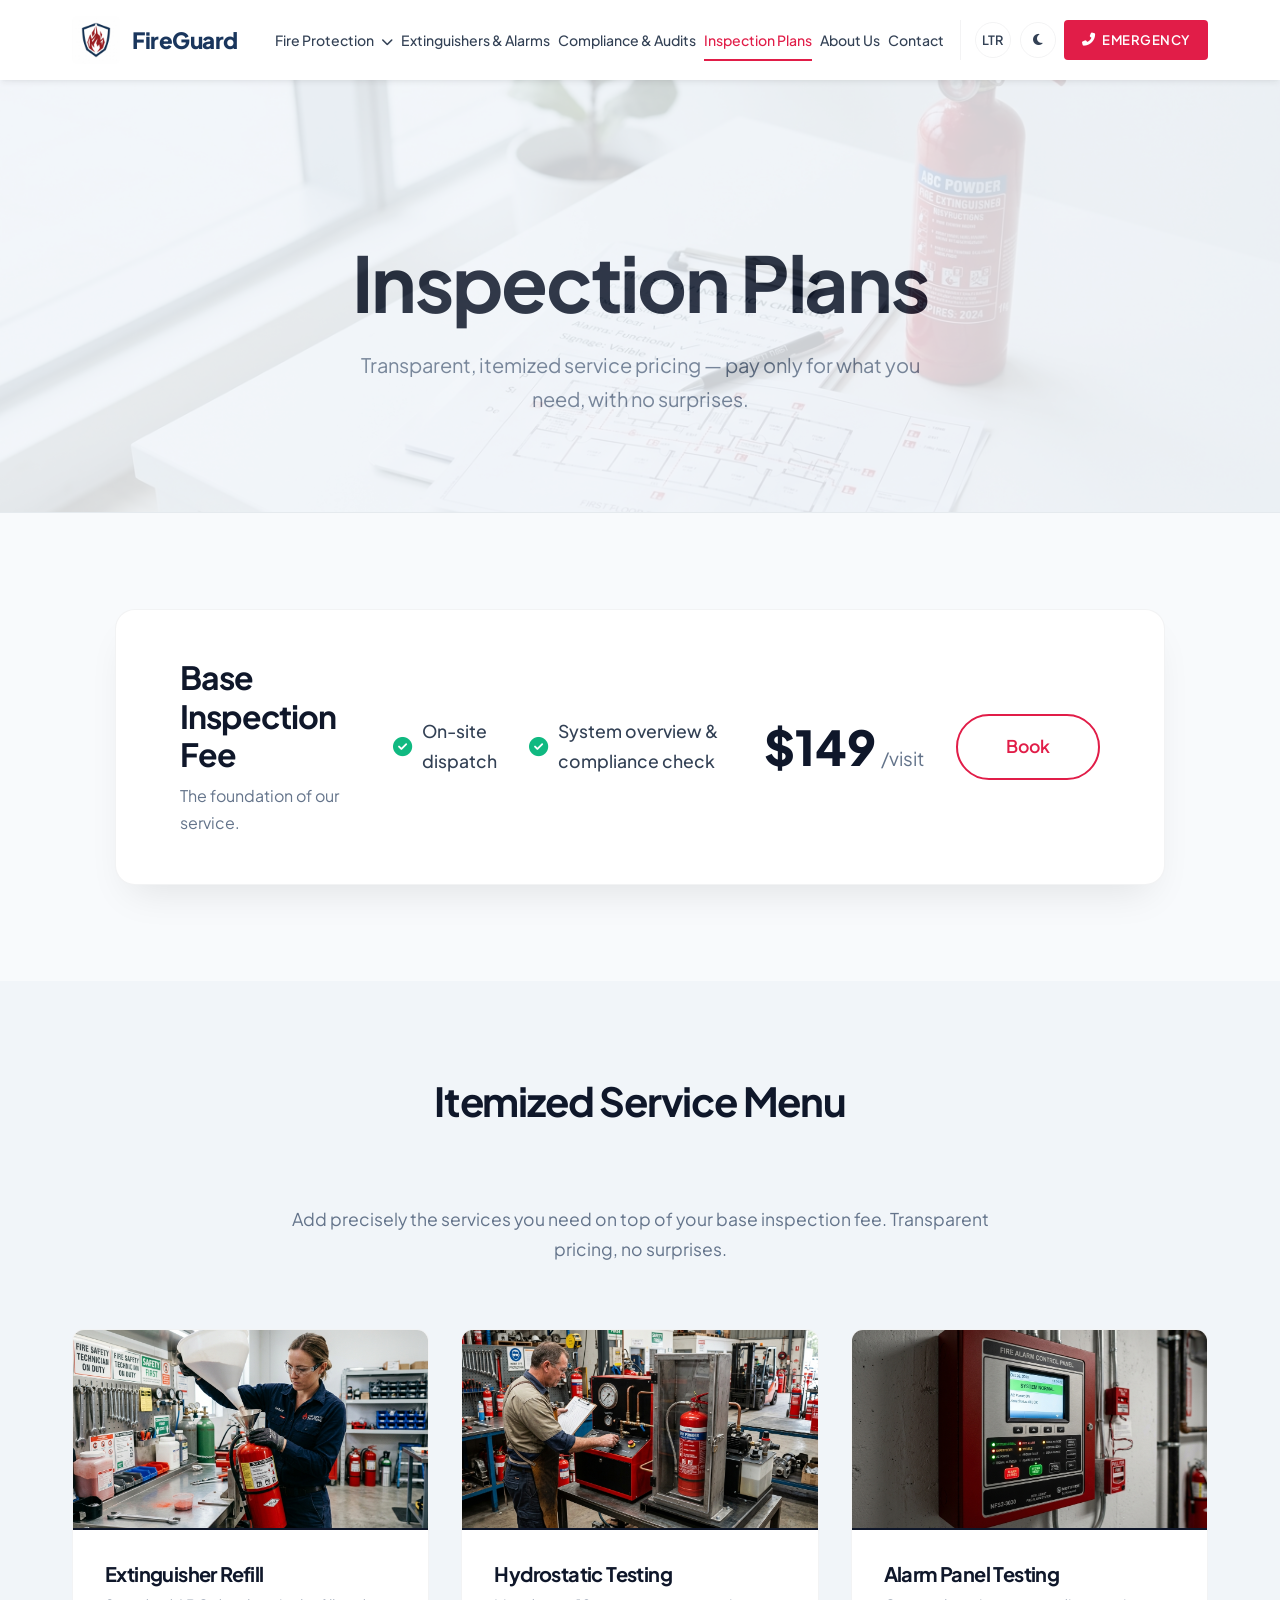
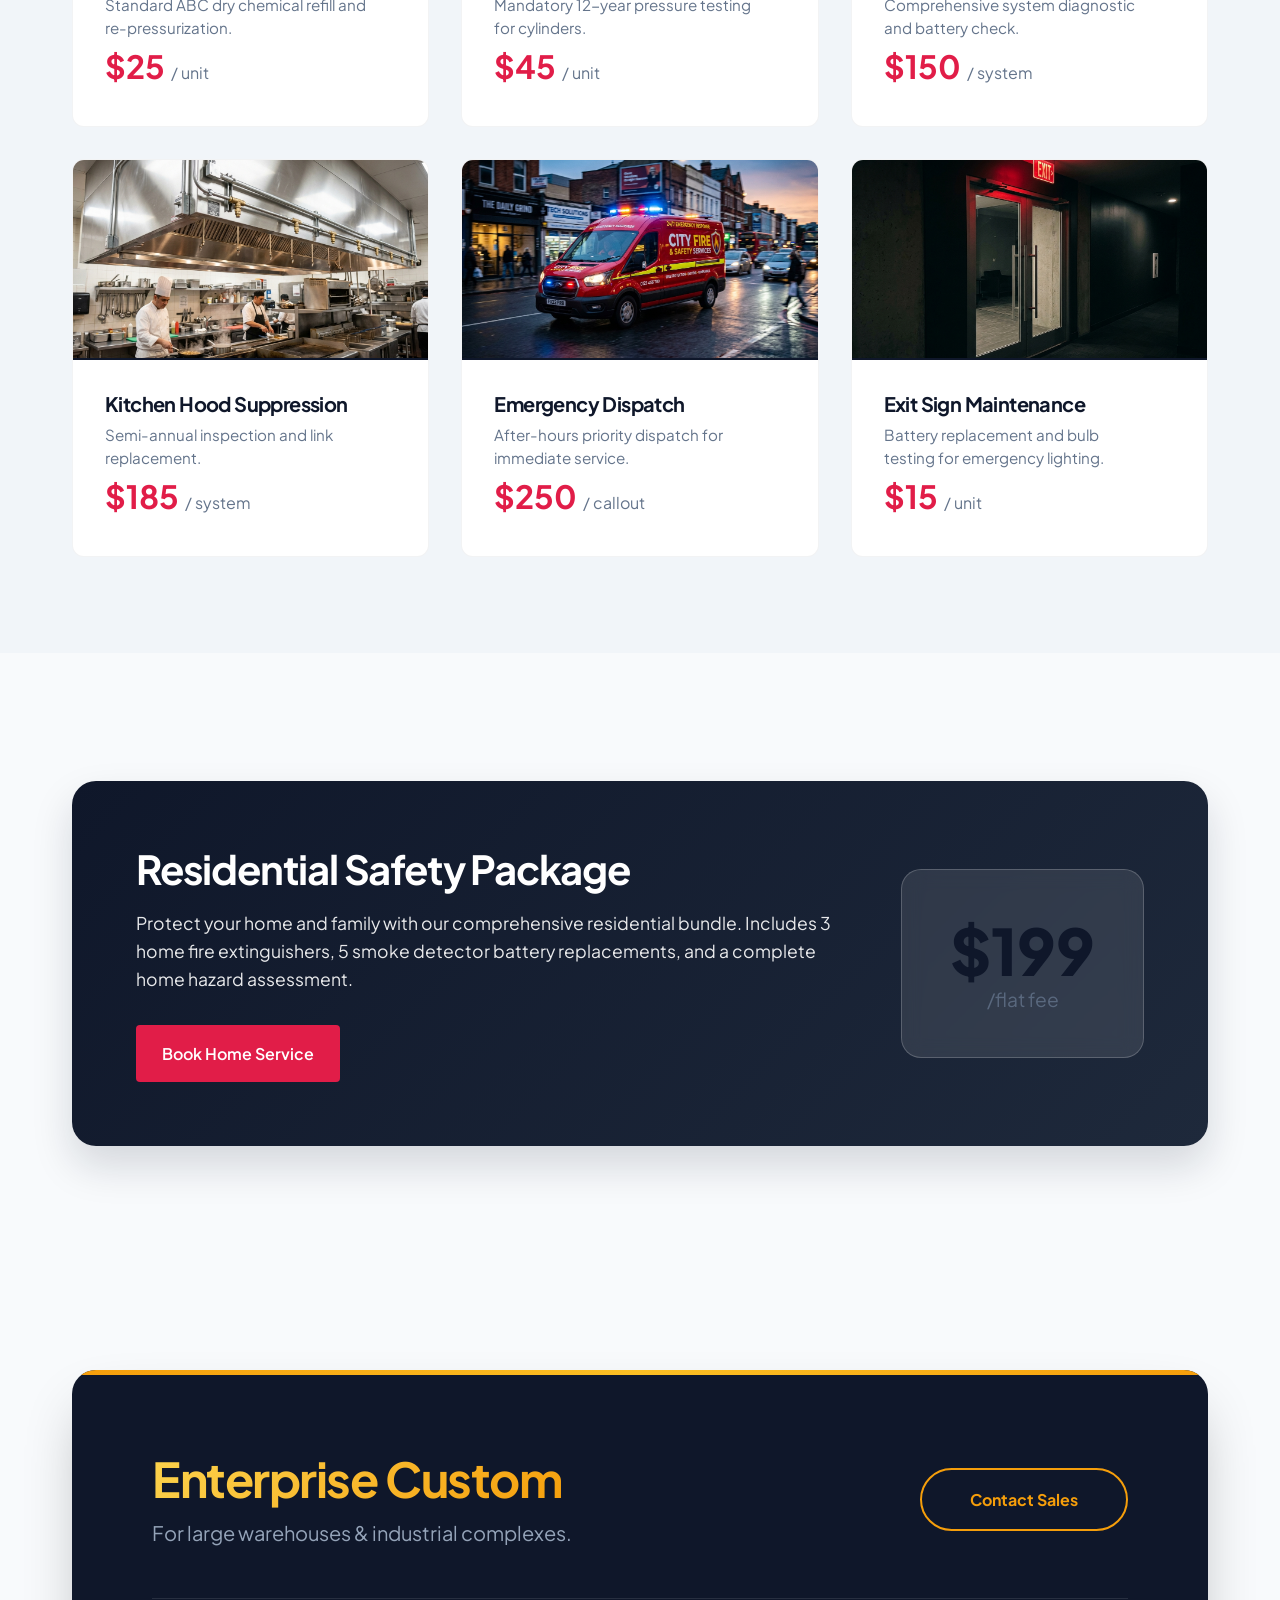
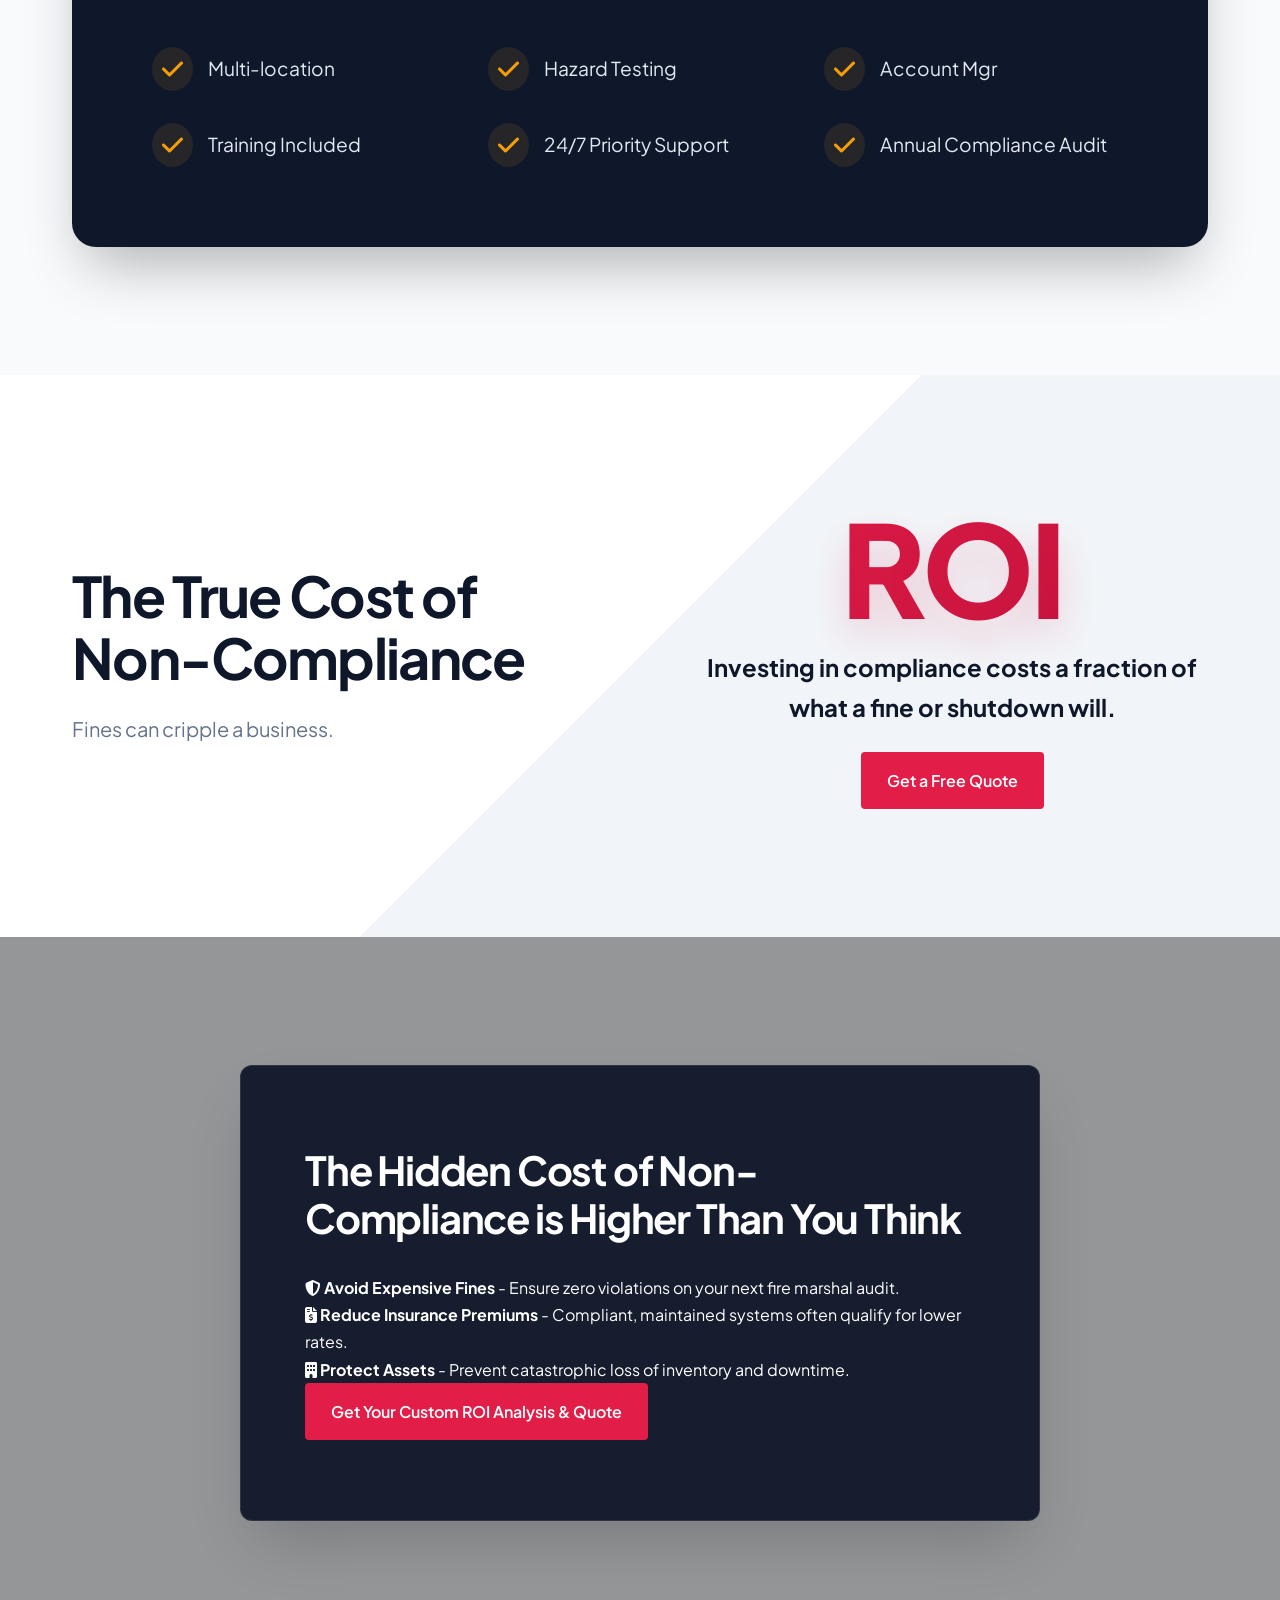
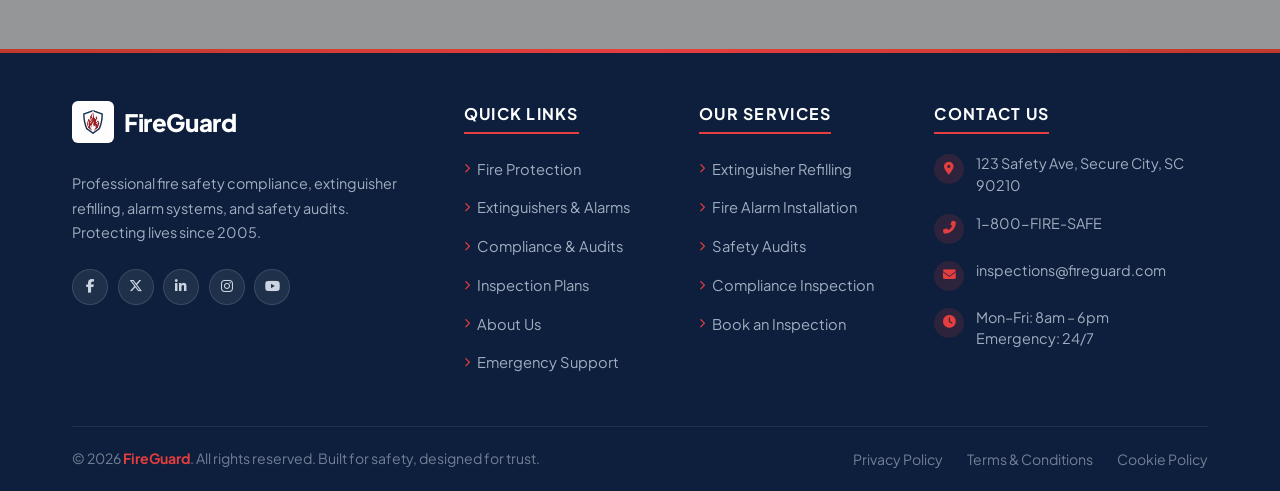
<file: pricing.html>
<!DOCTYPE html>
<html lang="en" dir="ltr" data-theme="light">
<head>
    <meta charset="UTF-8">
    <meta name="viewport" content="width=device-width, initial-scale=1.0">
    <link rel="icon" type="image/jpeg" href="favicon.jpg">
    <link rel="shortcut icon" type="image/jpeg" href="favicon.jpg">
    <title>FireGuard | Inspection Plans & Service Pricing</title>
    <meta name="description" content="FireGuard — Professional fire safety compliance, extinguisher refilling, alarm installation, and safety audits. Book your inspection today.">
    
    <!-- Google Fonts: Inter & Roboto -->
    <link rel="preconnect" href="https://fonts.googleapis.com">
    <link rel="preconnect" href="https://fonts.gstatic.com" crossorigin>
    <link href="https://fonts.googleapis.com/css2?family=Inter:wght@400;500;600;700;800&family=Roboto:wght@300;400;500;700&display=swap" rel="stylesheet">
    
    <link rel="stylesheet" href="styles.css">
    <link rel="stylesheet" href="pricing.css">
    
    <!-- Icons -->
    <link rel="stylesheet" href="https://cdnjs.cloudflare.com/ajax/libs/font-awesome/6.5.1/css/all.min.css">

    <!-- Premium Google Fonts -->
    <link rel="preconnect" href="https://fonts.googleapis.com">
    <link rel="preconnect" href="https://fonts.gstatic.com" crossorigin>
    <link href="https://fonts.googleapis.com/css2?family=Plus+Jakarta+Sans:wght@300;400;500;600;700;800&display=swap" rel="stylesheet">

</head>

<body>
    

    <!-- Main Navigation Header -->
    <header class="header" id="header">
        <div class="container header-container">
            <!-- Logo -->
            <a href="index.html" class="logo">
                <img src="fireguard_logo.jpg" alt="FireGuard Icon">
                <div class="logo-text">
                    <span class="logo-brand">FireGuard</span>
                    
                </div>
            </a>

            <!-- Mobile Menu Toggle -->
            <button class="mobile-menu-toggle" id="mobile-menu-toggle" aria-label="Toggle Menu">
                <i class="fas fa-bars"></i>
            </button>

            <!-- Navigation Links -->
            <nav class="nav-menu" id="nav-menu">
                <ul class="nav-list">
                    <li class="nav-item dropdown">
                        <a href="index.html" class="nav-link">Fire Protection <i class="fas fa-chevron-down"></i></a>
                        <ul class="dropdown-menu">
                            <li><a href="index.html" class="dropdown-link">Commercial Safety</a></li>
                            <li><a href="home2.html" class="dropdown-link">Residential Safety</a></li>
                        </ul>
                    </li>
                    <li class="nav-item"><a href="services.html" class="nav-link">Extinguishers & Alarms</a></li>
                    <li class="nav-item"><a href="compliance.html" class="nav-link">Compliance & Audits</a></li>
                    <li class="nav-item"><a href="pricing.html" class="nav-link active">Inspection Plans</a></li>
                    <li class="nav-item"><a href="about.html" class="nav-link">About Us</a></li>
                    <li class="nav-item"><a href="contact.html" class="nav-link">Contact</a></li>
                </ul>

                <!-- Utility Toggles & Primary CTA -->
                <div class="nav-utilities">
                    <button class="util-btn dir-toggle" id="dir-toggle" aria-label="Toggle Direction">
                        <span class="dir-text">LTR</span>
                    </button>
                    <button class="util-btn theme-toggle" id="theme-toggle" aria-label="Toggle Theme">
                        <i class="fas fa-moon dark-icon"></i>
                        <i class="fas fa-sun light-icon"></i>
                    </button>
                    <a href="contact.html" class="btn btn-primary btn-nav-cta"><i class="fas fa-phone-alt"></i> Emergency</a>
                </div>
            </nav>
        </div>
    </header>


    <main>

        <!-- Layout 19: Clean, White Minimalist Header with Subtle Shadow -->
        <section id="hero-l19" class="layout-19">
            <div class="white-minimal-header">
                <div class="container text-center">
                    <h1>Inspection Plans</h1>
                    <p>Transparent, itemized service pricing — pay only for what you need, with no surprises.</p>
                </div>
            </div>
        </section>

        <!-- Layout 20: Base Inspection Fee Banner -->
        <section id="basic-l20" class="layout-20">
            <div class="container">
                <div class="horizontal-pricing-banner">
                    <div class="hpb-left"><h3>Base Inspection Fee</h3><p>The foundation of our service.</p></div>
                    <div class="hpb-center"><ul><li>On-site dispatch</li><li>System overview & compliance check</li></ul></div>
                    <div class="hpb-right"><div class="price">$149<span>/visit</span></div><a href="contact.html" class="btn btn-outline">Book</a></div>
                </div>
            </div>
        </section>

        <!-- Layout 21: A La Carte Service Menu -->
        <section id="menu-l21" class="layout-21 bg-light" style="padding: 6rem 0;">
            <div class="container">
                <div class="section-header text-center">
                    <h2 class="section-title">Itemized Service Menu</h2>
                    <p class="section-desc">Add precisely the services you need on top of your base inspection fee. Transparent pricing, no surprises.</p>
                </div>
                <div class="service-menu-grid">
                    <div class="service-item">
                        <img src="svc_refill.jpg" alt="Extinguisher Refill" class="service-img">
                        <div class="service-content-wrapper">
                            <div class="service-info">
                                <h4>Extinguisher Refill</h4>
                                <p>Standard ABC dry chemical refill and re-pressurization.</p>
                            </div>
                            <div class="service-price">$25 <span>/ unit</span></div>
                        </div>
                    </div>
                    <div class="service-item">
                        <img src="svc_hydro.jpg" alt="Hydrostatic Testing" class="service-img">
                        <div class="service-content-wrapper">
                            <div class="service-info">
                                <h4>Hydrostatic Testing</h4>
                                <p>Mandatory 12-year pressure testing for cylinders.</p>
                            </div>
                            <div class="service-price">$45 <span>/ unit</span></div>
                        </div>
                    </div>
                    <div class="service-item">
                        <img src="svc_alarm.jpg" alt="Alarm Panel Testing" class="service-img">
                        <div class="service-content-wrapper">
                            <div class="service-info">
                                <h4>Alarm Panel Testing</h4>
                                <p>Comprehensive system diagnostic and battery check.</p>
                            </div>
                            <div class="service-price">$150 <span>/ system</span></div>
                        </div>
                    </div>
                    <div class="service-item">
                        <img src="svc_kitchen.jpg" alt="Kitchen Hood Suppression" class="service-img">
                        <div class="service-content-wrapper">
                            <div class="service-info">
                                <h4>Kitchen Hood Suppression</h4>
                                <p>Semi-annual inspection and link replacement.</p>
                            </div>
                            <div class="service-price">$185 <span>/ system</span></div>
                        </div>
                    </div>
                    <div class="service-item">
                        <img src="svc_dispatch.jpg" alt="Emergency Dispatch" class="service-img">
                        <div class="service-content-wrapper">
                            <div class="service-info">
                                <h4>Emergency Dispatch</h4>
                                <p>After-hours priority dispatch for immediate service.</p>
                            </div>
                            <div class="service-price">$250 <span>/ callout</span></div>
                        </div>
                    </div>
                    <div class="service-item">
                        <img src="svc_exit.jpg" alt="Exit Sign Maintenance" class="service-img">
                        <div class="service-content-wrapper">
                            <div class="service-info">
                                <h4>Exit Sign Maintenance</h4>
                                <p>Battery replacement and bulb testing for emergency lighting.</p>
                            </div>
                            <div class="service-price">$15 <span>/ unit</span></div>
                        </div>
                    </div>
                </div>
            </div>
        </section>

        <!-- Layout 21B: Residential Package -->
        <section id="res-l21b" class="layout-21b" style="padding: 6rem 0;">
            <div class="container">
                <div class="residential-package-card">
                    <div class="res-card-content">
                        <h3>Residential Safety Package</h3>
                        <p>Protect your home and family with our comprehensive residential bundle. Includes 3 home fire extinguishers, 5 smoke detector battery replacements, and a complete home hazard assessment.</p>
                        <a href="contact.html" class="btn btn-primary mt-3">Book Home Service</a>
                    </div>
                    <div class="res-card-price">
                        <div class="price">$199<span>/flat fee</span></div>
                    </div>
                </div>
            </div>
        </section>

        <!-- Layout 22: Dark "VIP" Card Spanning Full Width with Feature Grid -->
        <section id="ent-l22" class="layout-22">
            <div class="container">
                <div class="vip-dark-card">
                    <div class="vip-header">
                        <div class="vip-header-text"><h3>Enterprise Custom</h3><p>For large warehouses & industrial complexes.</p></div>
                        <a href="contact.html" class="btn">Contact Sales</a>
                    </div>
                    <div class="vip-grid">
                        <div><i class="fas fa-check"></i> Multi-location</div>
                        <div><i class="fas fa-check"></i> Hazard Testing</div>
                        <div><i class="fas fa-check"></i> Account Mgr</div>
                        <div><i class="fas fa-check"></i> Training Included</div>
                        <div><i class="fas fa-check"></i> 24/7 Priority Support</div>
                        <div><i class="fas fa-check"></i> Annual Compliance Audit</div>
                    </div>
                </div>
            </div>
        </section>

        <!-- Layout 23: 50/50 Diagonal Split Background -->
        <section id="roi-l23" class="layout-23">
            <div class="diagonal-split-5050">
                <div class="container d-flex-split">
                    <div class="split-txt"><h2>The True Cost of Non-Compliance</h2><p>Fines can cripple a business.</p></div>
                    <div class="split-stat"><h1>ROI</h1><p>Investing in compliance costs a fraction of what a fine or shutdown will.</p><a href="contact.html" class="btn btn-primary" style="margin-top:1.5rem;">Get a Free Quote</a></div>
                </div>
            </div>
        </section>

        <!-- Layout 24 Redesign: Background Image with Dark Overlay Box -->
        <section id="cta-l24" class="layout-24-new" style="background-image: url('pricing_cta_compliance.jpg');">
            <div class="container">
                <div class="dark-overlay-box">
                    <h2>The Hidden Cost of Non-Compliance is Higher Than You Think</h2>
                    <ul class="cta-benefits-list">
                        <li><i class="fas fa-shield-alt"></i> <strong>Avoid Expensive Fines</strong> - Ensure zero violations on your next fire marshal audit.</li>
                        <li><i class="fas fa-file-invoice-dollar"></i> <strong>Reduce Insurance Premiums</strong> - Compliant, maintained systems often qualify for lower rates.</li>
                        <li><i class="fas fa-building"></i> <strong>Protect Assets</strong> - Prevent catastrophic loss of inventory and downtime.</li>
                    </ul>
                    <a href="contact.html" class="btn btn-primary btn-large-floating">Get Your Custom ROI Analysis & Quote</a>
                </div>
            </div>
        </section>

</main>

<footer class="footer">
        <!-- Top accent bar -->
        <div class="footer-accent-bar"></div>

        <div class="container">
            <!-- Main Footer Grid -->
            <div class="footer-grid">

                <!-- Col 1: Brand -->
                <div class="footer-col footer-col--brand">
                    <a href="index.html" class="footer-logo-link">
                        <div class="footer-brand">
                            <img src="fireguard_logo.jpg" alt="FireGuard Icon" class="footer-logo-icon">
                            <span class="footer-brand-name">FireGuard</span>
                        </div>
                    </a>
                    <p class="footer-desc">Professional fire safety compliance, extinguisher refilling, alarm systems, and safety audits. Protecting lives since 2005.</p>
                    <div class="footer-social">
                        <a href="#" class="social-btn" aria-label="Facebook"><i class="fab fa-facebook-f"></i></a>
                        <a href="#" class="social-btn" aria-label="Twitter/X"><i class="fab fa-x-twitter"></i></a>
                        <a href="#" class="social-btn" aria-label="LinkedIn"><i class="fab fa-linkedin-in"></i></a>
                        <a href="#" class="social-btn" aria-label="Instagram"><i class="fab fa-instagram"></i></a>
                        <a href="#" class="social-btn" aria-label="YouTube"><i class="fab fa-youtube"></i></a>
                    </div>
                </div>

                <!-- Col 2: Quick Links -->
                <div class="footer-col">
                    <h4 class="footer-col-title">Quick Links</h4>
                    <ul class="footer-links">
                        <li><a href="index.html"><i class="fas fa-chevron-right"></i> Fire Protection</a></li>
                        <li><a href="services.html"><i class="fas fa-chevron-right"></i> Extinguishers & Alarms</a></li>
                        <li><a href="compliance.html"><i class="fas fa-chevron-right"></i> Compliance & Audits</a></li>
                        <li><a href="pricing.html"><i class="fas fa-chevron-right"></i> Inspection Plans</a></li>
                        <li><a href="about.html"><i class="fas fa-chevron-right"></i> About Us</a></li>
                        <li><a href="contact.html"><i class="fas fa-chevron-right"></i> Emergency Support</a></li>
                    </ul>
                </div>

                <!-- Col 3: Services -->
                <div class="footer-col">
                    <h4 class="footer-col-title">Our Services</h4>
                    <ul class="footer-links">
                        <li><a href="services.html"><i class="fas fa-chevron-right"></i> Extinguisher Refilling</a></li>
                        <li><a href="services.html"><i class="fas fa-chevron-right"></i> Fire Alarm Installation</a></li>
                        <li><a href="services.html"><i class="fas fa-chevron-right"></i> Safety Audits</a></li>
                        <li><a href="services.html"><i class="fas fa-chevron-right"></i> Compliance Inspection</a></li>
                        <li><a href="contact.html"><i class="fas fa-chevron-right"></i> Book an Inspection</a></li>
                    </ul>
                </div>

                <!-- Col 4: Contact -->
                <div class="footer-col">
                    <h4 class="footer-col-title">Contact Us</h4>
                    <ul class="footer-contact-list">
                        <li>
                            <span class="footer-contact-icon"><i class="fas fa-map-marker-alt"></i></span>
                            <span>123 Safety Ave, Secure City, SC 90210</span>
                        </li>
                        <li>
                            <span class="footer-contact-icon"><i class="fas fa-phone-alt"></i></span>
                            <a href="tel:+18003473723">1-800-FIRE-SAFE</a>
                        </li>
                        <li>
                            <span class="footer-contact-icon"><i class="fas fa-envelope"></i></span>
                            <a href="mailto:inspections@fireguard.com">inspections@fireguard.com</a>
                        </li>
                        <li>
                            <span class="footer-contact-icon"><i class="fas fa-clock"></i></span>
                            <span>Mon–Fri: 8am – 6pm<br>Emergency: 24/7</span>
                        </li>
                    </ul>
                </div>

            </div><!-- /.footer-grid -->

            <!-- Divider -->
            <div class="footer-divider"></div>

            <!-- Footer Bottom Bar -->
            <div class="footer-bottom">
                <p class="footer-copy">&copy; 2026 <strong>FireGuard</strong>. All rights reserved. Built for safety, designed for trust.</p>
                <ul class="footer-legal">
                    <li><a href="#">Privacy Policy</a></li>
                    <li><a href="#">Terms &amp; Conditions</a></li>
                    <li><a href="#">Cookie Policy</a></li>
                </ul>
            </div>

        </div>
    </footer>

    <script src="script.js"></script>
</body>
</html>
</file>
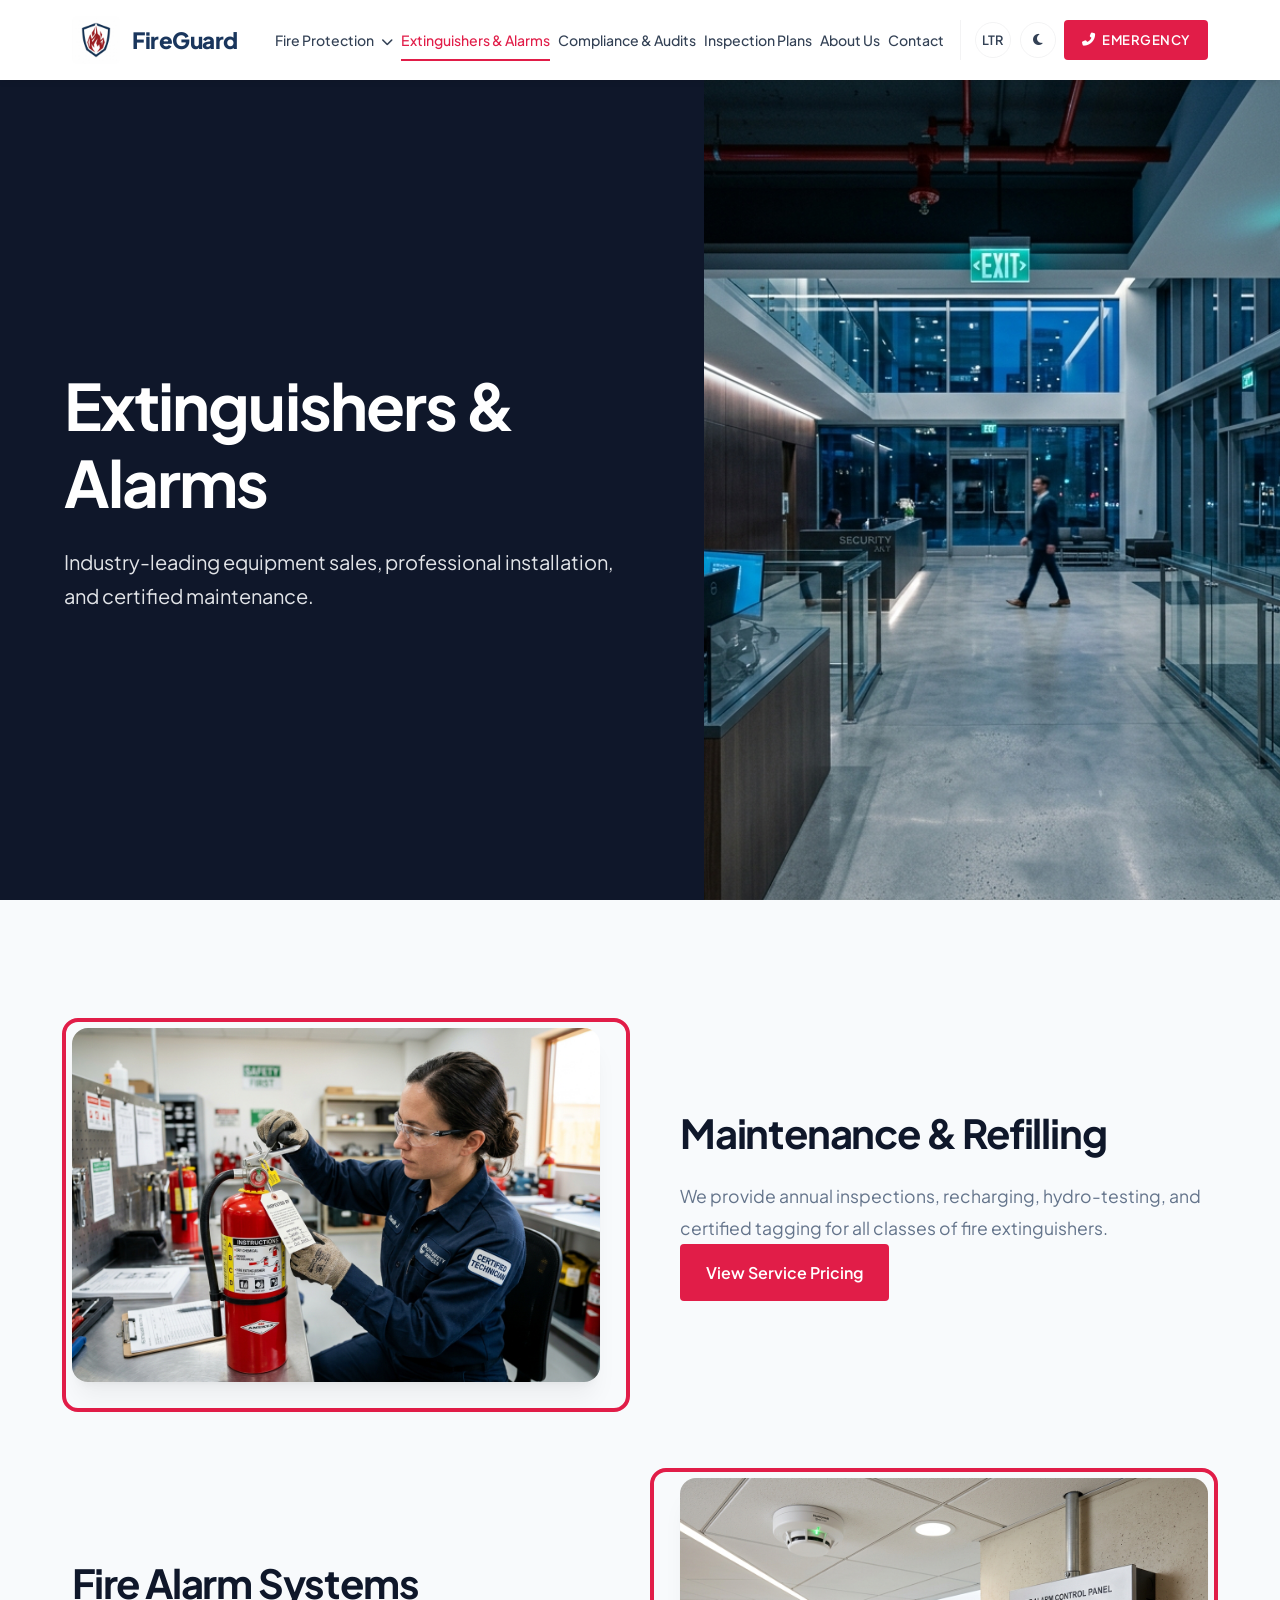
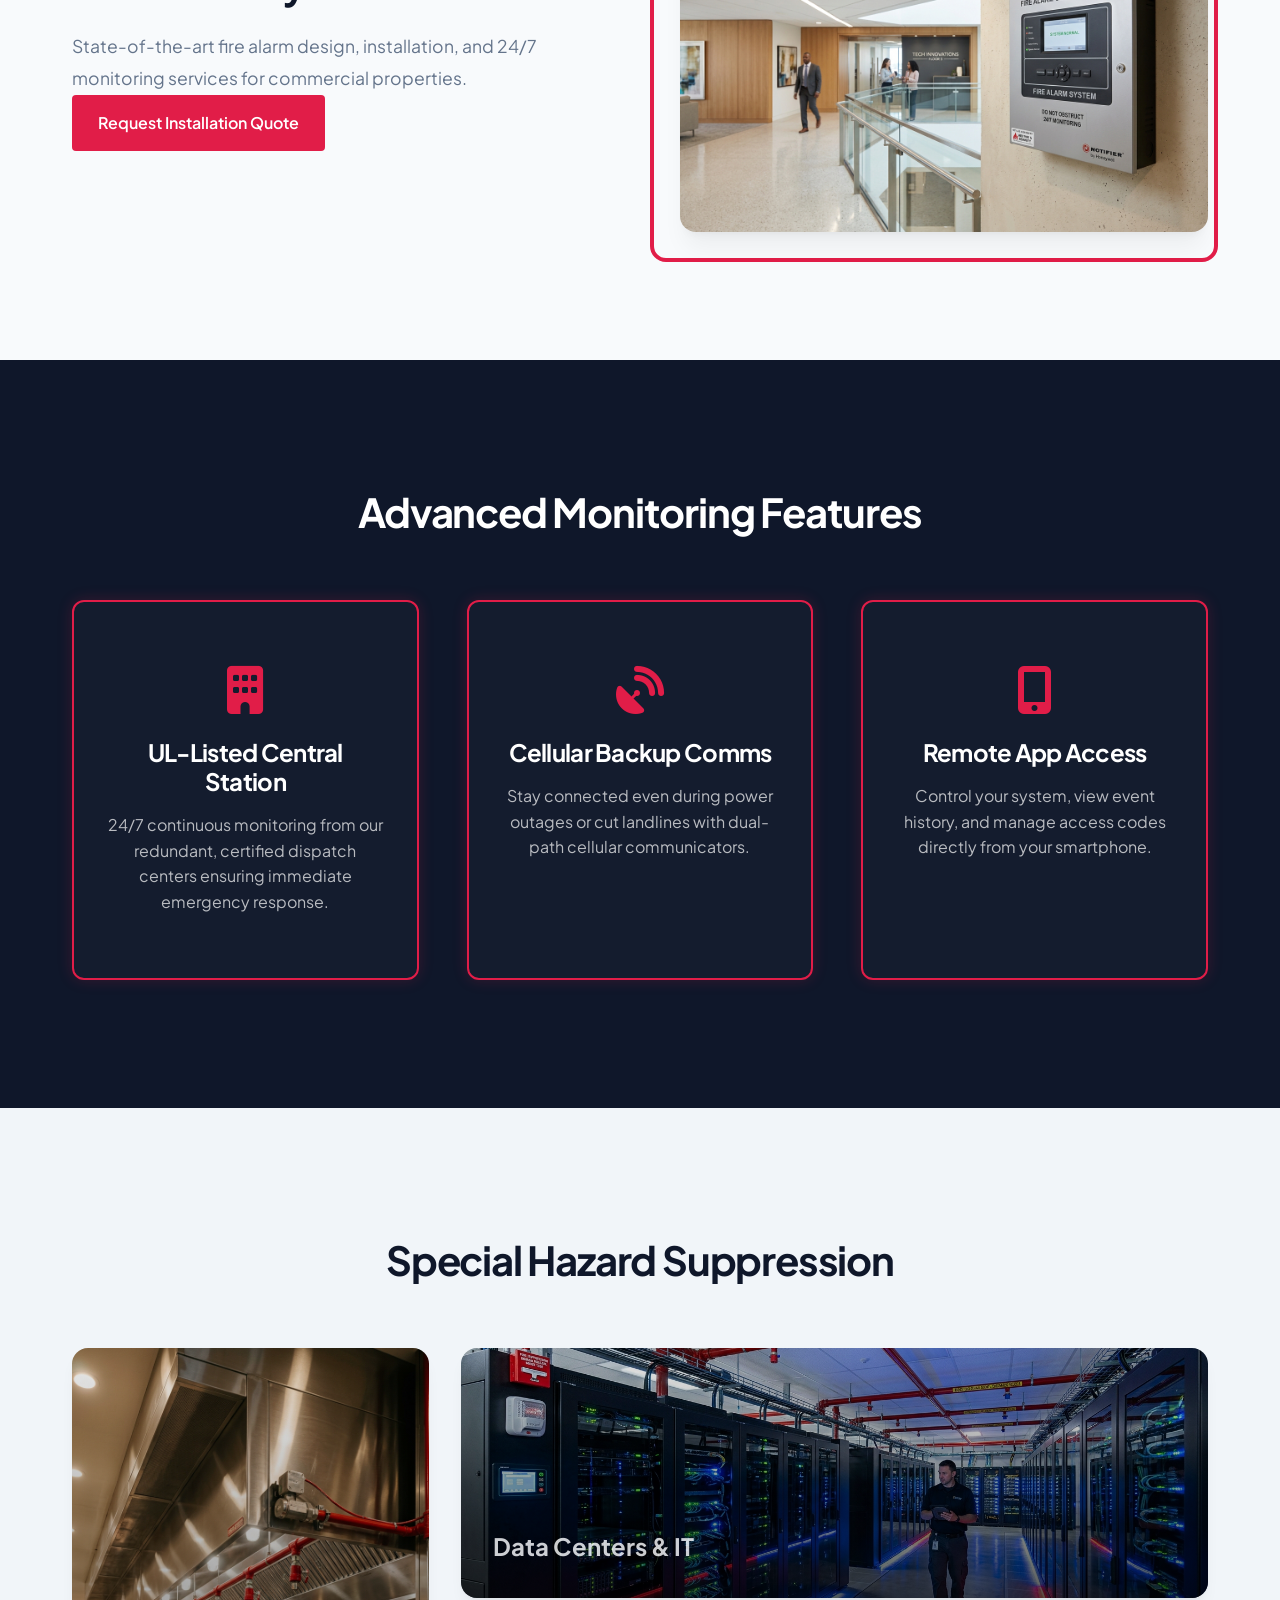
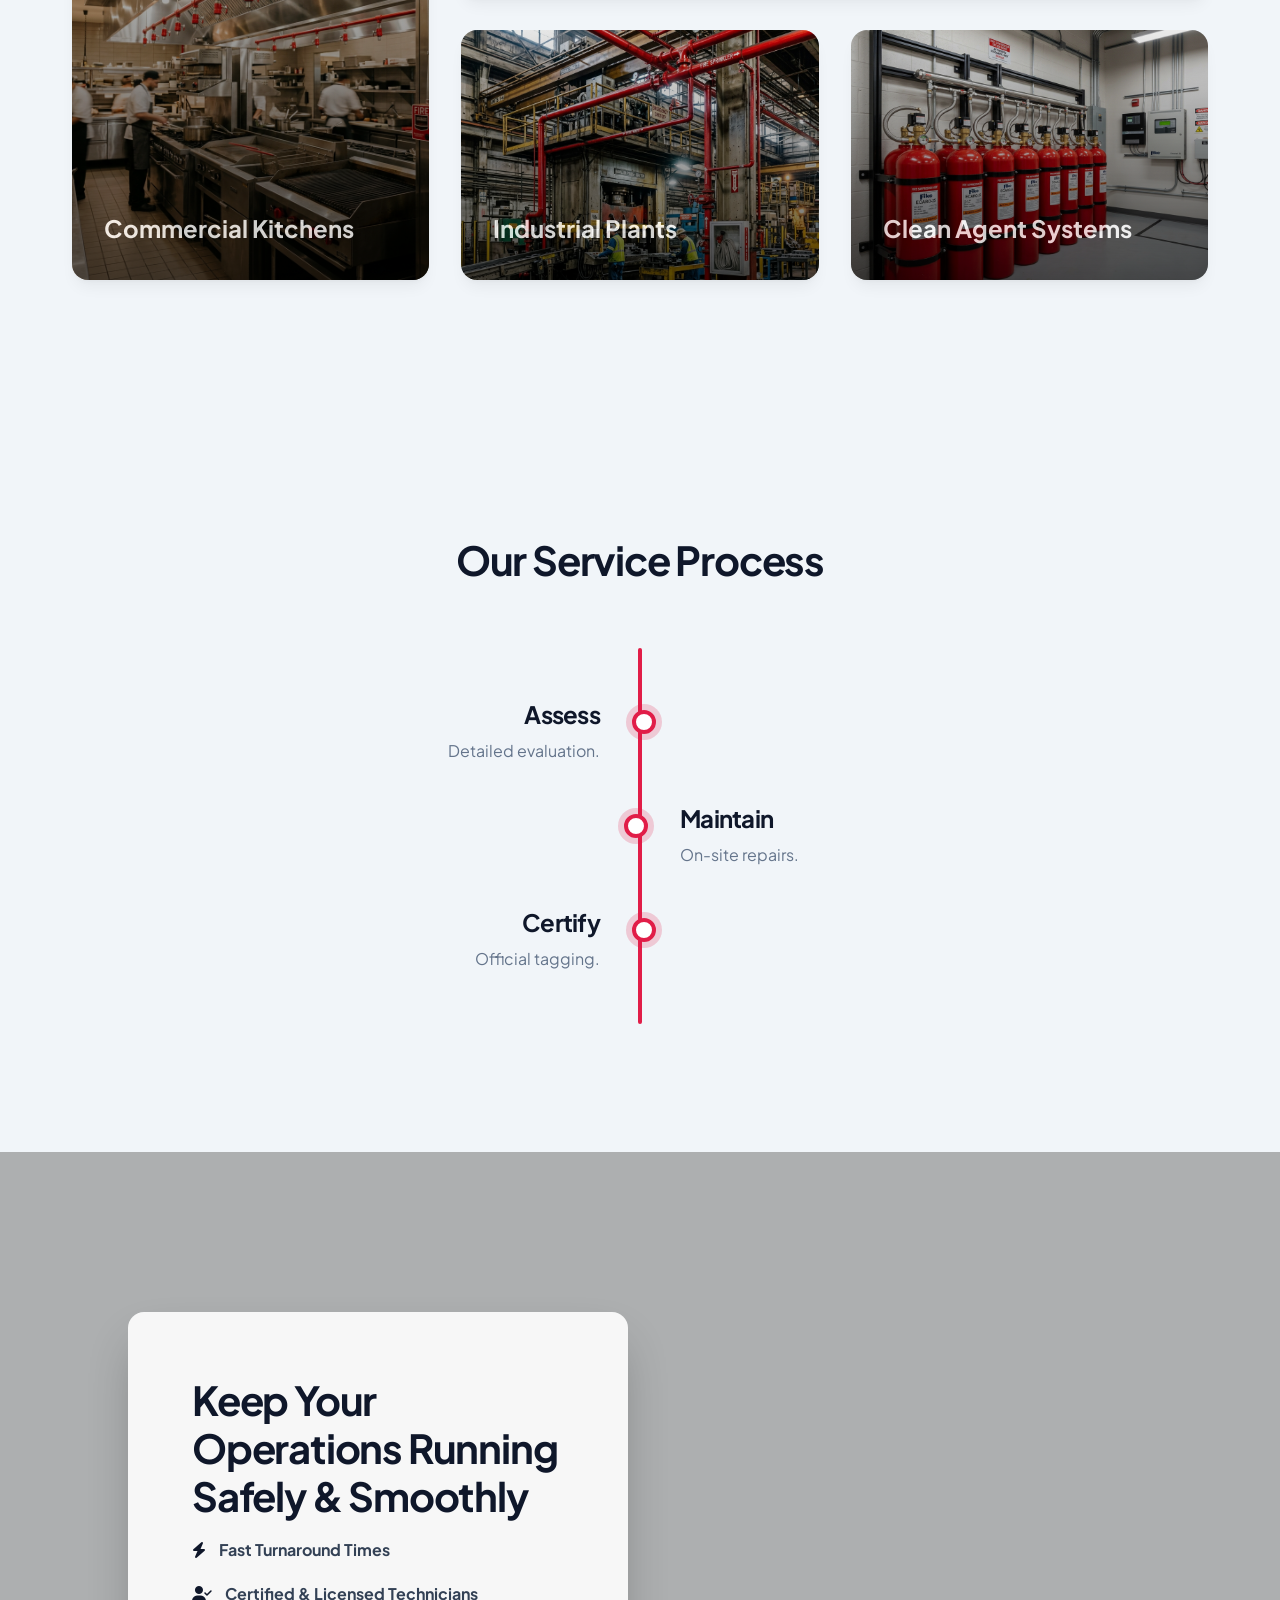
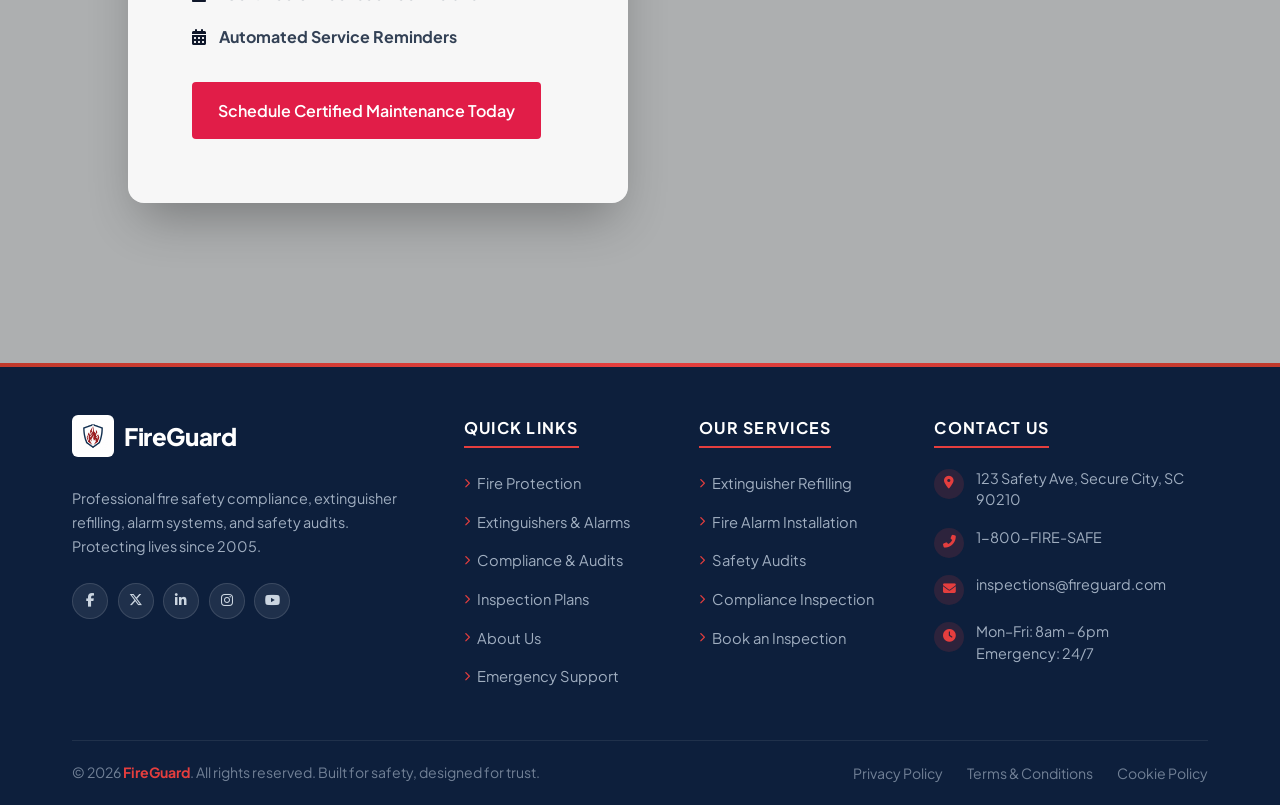
<file: services.html>
<!DOCTYPE html>
<html lang="en" dir="ltr" data-theme="light">
<head>
    <meta charset="UTF-8">
    <meta name="viewport" content="width=device-width, initial-scale=1.0">
    <link rel="icon" type="image/jpeg" href="favicon.jpg">
    <link rel="shortcut icon" type="image/jpeg" href="favicon.jpg">
    <title>FireGuard | Extinguishers, Alarms & Fire Suppression Services</title>
    <meta name="description" content="FireGuard — Professional fire safety compliance, extinguisher refilling, alarm installation, and safety audits. Book your inspection today.">
    
    <!-- Google Fonts: Inter & Roboto -->
    <link rel="preconnect" href="https://fonts.googleapis.com">
    <link rel="preconnect" href="https://fonts.gstatic.com" crossorigin>
    <link href="https://fonts.googleapis.com/css2?family=Inter:wght@400;500;600;700;800&family=Roboto:wght@300;400;500;700&display=swap" rel="stylesheet">
    
    <link rel="stylesheet" href="styles.css">
    <link rel="stylesheet" href="services.css">
    
    <!-- Icons -->
    <link rel="stylesheet" href="https://cdnjs.cloudflare.com/ajax/libs/font-awesome/6.5.1/css/all.min.css">

    <!-- Premium Google Fonts -->
    <link rel="preconnect" href="https://fonts.googleapis.com">
    <link rel="preconnect" href="https://fonts.gstatic.com" crossorigin>
    <link href="https://fonts.googleapis.com/css2?family=Plus+Jakarta+Sans:wght@300;400;500;600;700;800&display=swap" rel="stylesheet">

</head>

<body>
    

    <!-- Main Navigation Header -->
    <header class="header" id="header">
        <div class="container header-container">
            <!-- Logo -->
            <a href="index.html" class="logo">
                <img src="fireguard_logo.jpg" alt="FireGuard Icon">
                <div class="logo-text">
                    <span class="logo-brand">FireGuard</span>
                    
                </div>
            </a>

            <!-- Mobile Menu Toggle -->
            <button class="mobile-menu-toggle" id="mobile-menu-toggle" aria-label="Toggle Menu">
                <i class="fas fa-bars"></i>
            </button>

            <!-- Navigation Links -->
            <nav class="nav-menu" id="nav-menu">
                <ul class="nav-list">
                    <li class="nav-item dropdown">
                        <a href="index.html" class="nav-link">Fire Protection <i class="fas fa-chevron-down"></i></a>
                        <ul class="dropdown-menu">
                            <li><a href="index.html" class="dropdown-link">Commercial Safety</a></li>
                            <li><a href="home2.html" class="dropdown-link">Residential Safety</a></li>
                        </ul>
                    </li>
                    <li class="nav-item"><a href="services.html" class="nav-link active">Extinguishers & Alarms</a></li>
                    <li class="nav-item"><a href="compliance.html" class="nav-link">Compliance & Audits</a></li>
                    <li class="nav-item"><a href="pricing.html" class="nav-link">Inspection Plans</a></li>
                    <li class="nav-item"><a href="about.html" class="nav-link">About Us</a></li>
                    <li class="nav-item"><a href="contact.html" class="nav-link">Contact</a></li>
                </ul>

                <!-- Utility Toggles & Primary CTA -->
                <div class="nav-utilities">
                    <button class="util-btn dir-toggle" id="dir-toggle" aria-label="Toggle Direction">
                        <span class="dir-text">LTR</span>
                    </button>
                    <button class="util-btn theme-toggle" id="theme-toggle" aria-label="Toggle Theme">
                        <i class="fas fa-moon dark-icon"></i>
                        <i class="fas fa-sun light-icon"></i>
                    </button>
                    <a href="contact.html" class="btn btn-primary btn-nav-cta"><i class="fas fa-phone-alt"></i> Emergency</a>
                </div>
            </nav>
        </div>
    </header>


    <main>

        <!-- Layout 7: 50/50 Split Hero (Solid Dark Left, Image Right) -->
        <section id="hero-l7" class="layout-7">
            <div class="hero-split">
                <div class="split-left-dark">
                    <h1>Extinguishers & Alarms</h1>
                    <p>Industry-leading equipment sales, professional installation, and certified maintenance.</p>
                </div>
                <div class="split-right-img" style="background-image: url('services_hero.jpg');"></div>
            </div>
        </section>

        <!-- Layout 8: Zig-Zag Alternating Rows -->
        <section id="ext-l8" class="layout-8">
            <div class="container">
                <div class="zigzag-row">
                    <div class="zz-img"><img src="service_extinguisher.jpg" alt="Extinguisher"></div>
                    <div class="zz-text">
                        <h2>Maintenance & Refilling</h2>
                        <p>We provide annual inspections, recharging, hydro-testing, and certified tagging for all classes of fire extinguishers.</p>
                        <a href="pricing.html" class="btn btn-primary mt-3">View Service Pricing</a>
                    </div>
                </div>
                <div class="zigzag-row reverse-row">
                    <div class="zz-img"><img src="service_alarm.jpg" alt="Alarm"></div>
                    <div class="zz-text">
                        <h2>Fire Alarm Systems</h2>
                        <p>State-of-the-art fire alarm design, installation, and 24/7 monitoring services for commercial properties.</p>
                        <a href="contact.html" class="btn btn-primary mt-3">Request Installation Quote</a>
                    </div>
                </div>
            </div>
        </section>

        <!-- Layout 9: Dark Mode Grid with Glowing Neon Borders -->
        <section id="alarms-l9" class="layout-9">
            <div class="container">
                <h2 class="text-center text-white mb-5">Advanced Monitoring Features</h2>
                <div class="neon-grid">
                    <div class="neon-card">
                        <i class="fas fa-building card-icon"></i>
                        <h4>UL-Listed Central Station</h4>
                        <p>24/7 continuous monitoring from our redundant, certified dispatch centers ensuring immediate emergency response.</p>
                    </div>
                    <div class="neon-card">
                        <i class="fas fa-satellite-dish card-icon"></i>
                        <h4>Cellular Backup Comms</h4>
                        <p>Stay connected even during power outages or cut landlines with dual-path cellular communicators.</p>
                    </div>
                    <div class="neon-card">
                        <i class="fas fa-mobile-alt card-icon"></i>
                        <h4>Remote App Access</h4>
                        <p>Control your system, view event history, and manage access codes directly from your smartphone.</p>
                    </div>
                </div>
            </div>
        </section>

        <!-- Layout 10: Masonry-style Image Gallery with Hover Text -->
        <section id="supp-l10" class="layout-10 bg-light">
            <div class="container">
                <h2 class="text-center mb-5">Special Hazard Suppression</h2>
                <div class="masonry-gallery">
                    <div class="masonry-item tall" style="background-image: url('commercial_kitchen_suppression.jpg');"><div class="overlay"><span>Commercial Kitchens</span></div></div>
                    <div class="masonry-item wide" style="background-image: url('data_center_suppression.jpg');"><div class="overlay"><span>Data Centers & IT</span></div></div>
                    <div class="masonry-item" style="background-image: url('industrial_plant_suppression.jpg');"><div class="overlay"><span>Industrial Plants</span></div></div>
                    <div class="masonry-item" style="background-image: url('clean_agent_systems.jpg');"><div class="overlay"><span>Clean Agent Systems</span></div></div>
                </div>
            </div>
        </section>

        <!-- Layout 11: Vertical Timeline with Connecting Center Line -->
        <section id="proc-l11" class="layout-11">
            <div class="container">
                <h2 class="text-center mb-5">Our Service Process</h2>
                <div class="vertical-timeline">
                    <div class="v-step left-step"><div class="v-dot"></div><h4>Assess</h4><p>Detailed evaluation.</p></div>
                    <div class="v-step right-step"><div class="v-dot"></div><h4>Maintain</h4><p>On-site repairs.</p></div>
                    <div class="v-step left-step"><div class="v-dot"></div><h4>Certify</h4><p>Official tagging.</p></div>
                </div>
            </div>
        </section>

        <!-- Layout 12 Redesign: Improved Offset Box CTA -->
        <section id="cta-l12" class="layout-12">
            <div class="banner-with-offset-box" style="background-image: url('cta_maintenance_banner.jpg');">
                <div class="offset-box">
                    <h2>Keep Your Operations Running Safely & Smoothly</h2>
                    <ul class="cta-benefits-list-dark" style="list-style: none; padding: 0; margin-bottom: 2rem;">
                        <li style="margin-bottom: 1rem;"><i class="fas fa-bolt" style="color: var(--primary); margin-right: 10px;"></i> <strong>Fast Turnaround Times</strong></li>
                        <li style="margin-bottom: 1rem;"><i class="fas fa-user-check" style="color: var(--primary); margin-right: 10px;"></i> <strong>Certified & Licensed Technicians</strong></li>
                        <li style="margin-bottom: 1rem;"><i class="fas fa-calendar-alt" style="color: var(--primary); margin-right: 10px;"></i> <strong>Automated Service Reminders</strong></li>
                    </ul>
                    <a href="contact.html" class="btn btn-primary">Schedule Certified Maintenance Today</a>
                </div>
            </div>
        </section>

</main>

<footer class="footer">
        <!-- Top accent bar -->
        <div class="footer-accent-bar"></div>

        <div class="container">
            <!-- Main Footer Grid -->
            <div class="footer-grid">

                <!-- Col 1: Brand -->
                <div class="footer-col footer-col--brand">
                    <a href="index.html" class="footer-logo-link">
                        <div class="footer-brand">
                            <img src="fireguard_logo.jpg" alt="FireGuard Icon" class="footer-logo-icon">
                            <span class="footer-brand-name">FireGuard</span>
                        </div>
                    </a>
                    <p class="footer-desc">Professional fire safety compliance, extinguisher refilling, alarm systems, and safety audits. Protecting lives since 2005.</p>
                    <div class="footer-social">
                        <a href="#" class="social-btn" aria-label="Facebook"><i class="fab fa-facebook-f"></i></a>
                        <a href="#" class="social-btn" aria-label="Twitter/X"><i class="fab fa-x-twitter"></i></a>
                        <a href="#" class="social-btn" aria-label="LinkedIn"><i class="fab fa-linkedin-in"></i></a>
                        <a href="#" class="social-btn" aria-label="Instagram"><i class="fab fa-instagram"></i></a>
                        <a href="#" class="social-btn" aria-label="YouTube"><i class="fab fa-youtube"></i></a>
                    </div>
                </div>

                <!-- Col 2: Quick Links -->
                <div class="footer-col">
                    <h4 class="footer-col-title">Quick Links</h4>
                    <ul class="footer-links">
                        <li><a href="index.html"><i class="fas fa-chevron-right"></i> Fire Protection</a></li>
                        <li><a href="services.html"><i class="fas fa-chevron-right"></i> Extinguishers & Alarms</a></li>
                        <li><a href="compliance.html"><i class="fas fa-chevron-right"></i> Compliance & Audits</a></li>
                        <li><a href="pricing.html"><i class="fas fa-chevron-right"></i> Inspection Plans</a></li>
                        <li><a href="about.html"><i class="fas fa-chevron-right"></i> About Us</a></li>
                        <li><a href="contact.html"><i class="fas fa-chevron-right"></i> Emergency Support</a></li>
                    </ul>
                </div>

                <!-- Col 3: Services -->
                <div class="footer-col">
                    <h4 class="footer-col-title">Our Services</h4>
                    <ul class="footer-links">
                        <li><a href="services.html"><i class="fas fa-chevron-right"></i> Extinguisher Refilling</a></li>
                        <li><a href="services.html"><i class="fas fa-chevron-right"></i> Fire Alarm Installation</a></li>
                        <li><a href="services.html"><i class="fas fa-chevron-right"></i> Safety Audits</a></li>
                        <li><a href="services.html"><i class="fas fa-chevron-right"></i> Compliance Inspection</a></li>
                        <li><a href="contact.html"><i class="fas fa-chevron-right"></i> Book an Inspection</a></li>
                    </ul>
                </div>

                <!-- Col 4: Contact -->
                <div class="footer-col">
                    <h4 class="footer-col-title">Contact Us</h4>
                    <ul class="footer-contact-list">
                        <li>
                            <span class="footer-contact-icon"><i class="fas fa-map-marker-alt"></i></span>
                            <span>123 Safety Ave, Secure City, SC 90210</span>
                        </li>
                        <li>
                            <span class="footer-contact-icon"><i class="fas fa-phone-alt"></i></span>
                            <a href="tel:+18003473723">1-800-FIRE-SAFE</a>
                        </li>
                        <li>
                            <span class="footer-contact-icon"><i class="fas fa-envelope"></i></span>
                            <a href="mailto:inspections@fireguard.com">inspections@fireguard.com</a>
                        </li>
                        <li>
                            <span class="footer-contact-icon"><i class="fas fa-clock"></i></span>
                            <span>Mon–Fri: 8am – 6pm<br>Emergency: 24/7</span>
                        </li>
                    </ul>
                </div>

            </div><!-- /.footer-grid -->

            <!-- Divider -->
            <div class="footer-divider"></div>

            <!-- Footer Bottom Bar -->
            <div class="footer-bottom">
                <p class="footer-copy">&copy; 2026 <strong>FireGuard</strong>. All rights reserved. Built for safety, designed for trust.</p>
                <ul class="footer-legal">
                    <li><a href="#">Privacy Policy</a></li>
                    <li><a href="#">Terms &amp; Conditions</a></li>
                    <li><a href="#">Cookie Policy</a></li>
                </ul>
            </div>

        </div>
    </footer>

    <script src="script.js"></script>
</body>
</html>
</file>
<file: styles.css>
:root {
    --primary: #0F172A;           /* Deep slate — heading & dark bg color */
    --primary-dark: #0F172A;      /* Always-dark navy — safe for btn text on light bg */
    --secondary: #E11D48;         /* Elegant Crimson */
    --secondary-hover: #BE123C;   /* Darker Crimson */
    --text-color: #334155;
    --text-muted: #64748B;
    --bg-color: #F8FAFC;
    --bg-alt: #F1F5F9;
    --card-bg: #ffffff;
    --border-color: rgba(15, 23, 42, 0.05);
    
    --shadow-sm: 0 4px 6px -1px rgba(0, 0, 0, 0.05), 0 2px 4px -2px rgba(0, 0, 0, 0.05);
    --shadow-md: 0 10px 15px -3px rgba(0, 0, 0, 0.05), 0 4px 6px -4px rgba(0, 0, 0, 0.05);
    --shadow-lg: 0 20px 25px -5px rgba(0, 0, 0, 0.05), 0 8px 10px -6px rgba(0, 0, 0, 0.05);
    --shadow-hover: 0 25px 50px -12px rgba(0, 0, 0, 0.15);
    --shadow-xl: 0 30px 60px -15px rgba(0, 0, 0, 0.2);
    
    --font-main: 'Plus Jakarta Sans', system-ui, -apple-system, sans-serif;
    --transition-smooth: all 0.4s cubic-bezier(0.16, 1, 0.3, 1);
}

[data-theme="dark"] {
    /* --primary flips to near-white for headings/text in dark mode */
    --primary: #E2E8F0;
    /* --primary-dark stays anchored to navy — always usable as a dark bg/text on light surface */
    --primary-dark: #0F172A;
    --secondary: #FB7185;
    --secondary-hover: #F43F5E;
    --text-color: #CBD5E1;
    --text-muted: #94A3B8;
    --bg-color: #0B0F19;
    --bg-alt: #111827;
    --card-bg: #1F2937;
    --border-color: rgba(255, 255, 255, 0.07);
    
    --shadow-sm: 0 4px 6px -1px rgba(0, 0, 0, 0.2);
    --shadow-md: 0 10px 15px -3px rgba(0, 0, 0, 0.3);
    --shadow-lg: 0 20px 25px -5px rgba(0, 0, 0, 0.4);
    --shadow-hover: 0 25px 50px -12px rgba(0, 0, 0, 0.5);
    --shadow-xl: 0 30px 60px -15px rgba(0, 0, 0, 0.5);
}
/* ==========================================================================
   CSS Variables & Theming
   ========================================================================== */




/* ==========================================================================
   Reset & Base Styles
   ========================================================================== */
* {
    margin: 0;
    padding: 0;
    box-sizing: border-box;
}

html {
    scroll-behavior: smooth;
}

body { font-family: var(--font-main); color: var(--text-color); background-color: var(--bg-color); line-height: 1.7; transition: var(--transition-smooth); -webkit-font-smoothing: antialiased; margin: 0; }

h1, h2, h3, h4, h5, h6 { font-weight: 700; line-height: 1.2; margin-top: 0; color: var(--primary); letter-spacing: -0.03em; }

a {
    text-decoration: none;
    color: inherit;
    transition: var(--transition);
}

ul {
    list-style: none;
}

img {
    max-width: 100%;
    height: auto;
    display: block;
}

.container {
    width: 100%;
    max-width: 1200px;
    margin: 0 auto;
    padding: 0 2rem;
}

.section {
    padding: 5rem 0;
}

.bg-light {
    background-color: var(--bg-alt);
}

.text-center {
    text-align: center;
}

/* ==========================================================================
   Buttons
   ========================================================================== */
.btn {
    display: inline-block;
    padding: 0.8rem 1.5rem;
    border-radius: 4px;
    font-family: var(--font-heading);
    font-weight: 600;
    cursor: pointer;
    transition: all 0.3s ease;
    border: none;
    text-align: center;
    text-decoration: none;
}

/* Primary button: crimson bg, always white text — high contrast in both modes */
.btn-primary {
    background-color: var(--secondary);
    color: #ffffff !important;
    border: 2px solid transparent;
}

.btn-primary:hover {
    background-color: var(--secondary-hover);
    color: #ffffff !important;
    transform: translateY(-2px);
    box-shadow: 0 8px 20px rgba(225, 29, 72, 0.4);
    border-color: transparent;
}

/* Outline button: crimson border/text, filled on hover */
.btn-outline {
    background-color: transparent;
    border: 2px solid var(--secondary);
    color: var(--secondary);
}

.btn-outline:hover {
    background-color: var(--secondary);
    color: #ffffff;
    transform: translateY(-2px);
    box-shadow: 0 8px 20px rgba(225, 29, 72, 0.3);
}

/* Dark-mode outline button: ensure crimson stays readable */
[data-theme="dark"] .btn-outline {
    border-color: var(--secondary);
    color: var(--secondary);
}

[data-theme="dark"] .btn-outline:hover {
    background-color: var(--secondary);
    color: #ffffff;
}

/* Nav CTA button — always white text on crimson */
.btn-nav-cta.btn-primary {
    color: #ffffff !important;
}

.btn-block {
    display: block;
    width: 100%;
}

/* ==========================================================================
   Header & Navigation
   ========================================================================== */
.header {
    background-color: var(--bg-color);
    box-shadow: var(--shadow-sm);
    position: sticky;
    top: 0;
    z-index: 1000;
    transition: background-color 0.3s;
}

.header-container {
    display: flex;
    justify-content: space-between;
    align-items: center;
    height: 80px;
    gap: 1rem;
}

.logo {
    display: flex;
    align-items: center;
    gap: 0.75rem;
}

.logo img {
    height: 48px;
    width: 48px;
    object-fit: contain;
    border-radius: 6px;
    flex-shrink: 0;
    transition: var(--transition);
}

.logo img:hover {
    transform: scale(1.05);
}

.logo-text {
    display: flex;
    flex-direction: column;
    line-height: 1;
}

.logo-brand {
    font-family: var(--font-heading);
    font-weight: 800;
    font-size: 1.4rem;
    color: #1A365D;
    letter-spacing: -0.02em;
}

[data-theme="dark"] .logo-brand {
    color: #90CDF4;
}

.logo-tagline {
    font-size: 0.72rem;
    color: var(--text-muted);
    font-weight: 400;
    letter-spacing: 0.03em;
    margin-top: 2px;
}

/* --- Emergency Top Bar --- */
.top-bar {
    background-color: var(--primary);
    color: white;
    font-size: 0.85rem;
    font-weight: 500;
    padding: 0.5rem 0;
}

.top-bar-container {
    display: flex;
    justify-content: space-between;
    align-items: center;
}

.top-bar-right strong {
    font-weight: 700;
    font-size: 0.95rem;
}

.btn-nav-cta {
    padding: 0.45rem 0.95rem;
    border-radius: 4px;
    font-weight: 600;
    font-size: 0.82rem;
    text-transform: uppercase;
    letter-spacing: 0.5px;
    white-space: nowrap;
    display: inline-flex;
    align-items: center;
    justify-content: center;
    gap: 0.45rem;
}

.nav-menu {
    display: flex;
    align-items: center;
    gap: 0.75rem;
}

.nav-list {
    display: flex;
    align-items: center;
    gap: 0.5rem;
}

.nav-link {
    font-family: var(--font-heading);
    font-weight: 500;
    color: var(--text-main);
    font-size: 0.88rem;
    position: relative;
    white-space: nowrap;
    padding: 0.5rem 0; /* Add top/bottom padding */
}

.nav-link:hover, .nav-link.active {
    color: var(--secondary);
}

.nav-link::after {
    content: '';
    position: absolute;
    bottom: -4px;
    left: 0;
    width: 0;
    height: 2px;
    background-color: var(--secondary);
    transition: width 0.3s ease;
}

.nav-link:hover::after, .nav-link.active::after {
    width: 100%;
}

/* Dropdown */
.dropdown {
    position: relative;
}

.dropdown-menu {
    position: absolute;
    top: 100%;
    left: 0;
    background-color: var(--card-bg);
    box-shadow: var(--shadow-md);
    border-radius: 4px;
    min-width: 200px;
    opacity: 0;
    visibility: hidden;
    transform: translateY(10px);
    transition: var(--transition);
    z-index: 100;
    border: 1px solid var(--border-color);
}

html[dir="rtl"] .dropdown-menu {
    left: auto;
    right: 0;
}

.dropdown .fa-chevron-down {
    font-size: 0.75rem;
    margin-left: 0.35rem;
    transition: transform 0.25s ease;
}

.dropdown:hover .fa-chevron-down,
.dropdown.active .fa-chevron-down {
    transform: rotate(180deg);
}

.dropdown:hover .dropdown-menu,
.dropdown.active .dropdown-menu {
    opacity: 1;
    visibility: visible;
    transform: translateY(0);
}

.dropdown-link {
    display: block;
    padding: 0.8rem 1.2rem;
    color: var(--text-main);
    border-bottom: 1px solid var(--border-color);
}

.dropdown-link:last-child {
    border-bottom: none;
}

.dropdown-link:hover {
    background-color: var(--bg-alt);
    color: var(--secondary);
}

.btn-contact {
    background-color: var(--primary);
    color: #fff;
    padding: 0.5rem 1rem;
    border-radius: 4px;
}
.btn-contact::after { display: none; }
.btn-contact:hover {
    background-color: var(--primary-light);
    color: #fff;
}

/* Utilities */
.nav-utilities {
    display: flex;
    align-items: center;
    gap: 0.55rem;
    border-left: 1px solid var(--border-color);
    padding-left: 0.85rem;
    margin-left: 0.25rem;
}

.util-btn {
    background: transparent;
    border: 1px solid var(--border-color);
    color: var(--text-main);
    width: 36px;
    height: 36px;
    border-radius: 50%;
    display: flex;
    justify-content: center;
    align-items: center;
    cursor: pointer;
    transition: var(--transition);
    font-family: var(--font-heading);
    font-weight: 600;
    font-size: 0.8rem;
}

.util-btn:hover {
    background-color: var(--bg-alt);
    color: var(--secondary);
    border-color: var(--secondary);
}

.theme-toggle .light-icon { display: none; }
.theme-toggle .dark-icon { display: block; }
[data-theme="dark"] .theme-toggle .light-icon { display: block; }
[data-theme="dark"] .theme-toggle .dark-icon { display: none; }

.mobile-menu-toggle {
    display: none;
    background: none;
    border: none;
    font-size: 1.5rem;
    color: var(--text-main);
    cursor: pointer;
}

/* ==========================================================================
   Hero Section
   ========================================================================== */
.hero {
    position: relative;
    padding: 8rem 0;
    color: #fff;
    overflow: hidden;
}

.hero-bg {
    position: absolute;
    top: 0;
    left: 0;
    width: 100%;
    height: 100%;
    background-size: cover;
    background-position: center;
    z-index: 1;
}

.hero-content {
    position: relative;
    z-index: 2;
    max-width: 800px;
}

.badge {
    display: inline-block;
    background-color: rgba(229, 62, 62, 0.2);
    color: #FEB2B2;
    padding: 0.4rem 1rem;
    border-radius: 20px;
    font-size: 0.9rem;
    font-weight: 600;
    margin-bottom: 1.5rem;
    border: 1px solid rgba(229, 62, 62, 0.5);
}

.hero-title {
    font-size: 3.5rem;
    color: #fff;
    margin-bottom: 1.5rem;
}

.hero-subtitle {
    font-size: 1.2rem;
    color: #E2E8F0;
    margin-bottom: 2.5rem;
    max-width: 600px;
}

.hero-actions {
    display: flex;
    gap: 1rem;
    margin-bottom: 3rem;
}

.hero-actions .btn-outline {
    border-color: #fff;
    color: #fff;
}

.hero-actions .btn-outline:hover {
    background-color: #fff;
    color: var(--primary);
}

.trust-indicators {
    display: flex;
    gap: 2rem;
    color: #CBD5E0;
    font-size: 0.95rem;
}

.trust-item i {
    color: var(--secondary);
    margin-inline-end: 0.5rem;
}

/* ==========================================================================
   Section Headers
   ========================================================================== */
.section-header {
    margin-bottom: 3rem;
    max-width: 700px;
}

.section-header.text-center {
    margin: 0 auto 3rem;
}

.section-title {
    font-size: 2.5rem;
    color: var(--primary);
    margin-bottom: 1rem;
}

[data-theme="dark"] .section-title {
    color: var(--primary-light);
}

.section-desc {
    color: var(--text-muted);
    font-size: 1.1rem;
}

/* ==========================================================================
   Services Section
   ========================================================================== */
.grid {
    display: grid;
    gap: 2rem;
}

.services-grid {
    grid-template-columns: repeat(auto-fit, minmax(300px, 1fr));
}

.service-card {
    background: var(--card-bg);
    border-radius: 8px;
    overflow: hidden;
    box-shadow: var(--shadow-md);
    transition: var(--transition);
    border: 1px solid var(--border-color);
}

.service-card:hover {
    transform: translateY(-10px);
    box-shadow: var(--shadow-lg);
}

.service-img {
    position: relative;
    height: 200px;
}

.service-img img {
    width: 100%;
    height: 100%;
    object-fit: cover;
}

.service-icon {
    position: absolute;
    bottom: -25px;
    right: 25px;
    width: 50px;
    height: 50px;
    background-color: var(--secondary);
    color: #fff;
    border-radius: 50%;
    display: flex;
    justify-content: center;
    align-items: center;
    font-size: 1.5rem;
    box-shadow: var(--shadow-md);
}

html[dir="rtl"] .service-icon {
    right: auto;
    left: 25px;
}

.service-content {
    padding: 2.5rem 1.5rem 1.5rem;
}

.service-title {
    font-size: 1.3rem;
    margin-bottom: 1rem;
}

.service-text {
    color: var(--text-muted);
    margin-bottom: 1.5rem;
}

.service-link {
    color: var(--primary);
    font-weight: 600;
    display: inline-flex;
    align-items: center;
    gap: 0.5rem;
}
[data-theme="dark"] .service-link {
    color: var(--primary-light);
}

.service-link:hover {
    color: var(--secondary);
}

html[dir="rtl"] .service-link i {
    transform: rotate(180deg);
}

/* ==========================================================================
   Certifications Section
   ========================================================================== */
.certs-container {
    display: grid;
    grid-template-columns: repeat(auto-fit, minmax(200px, 1fr));
    gap: 2rem;
    text-align: center;
}

.cert-item i {
    font-size: 3rem;
    color: var(--secondary);
    margin-bottom: 1rem;
}

.cert-item h4 {
    margin-bottom: 0.5rem;
    font-size: 1.2rem;
}

.cert-item p {
    color: var(--text-muted);
    font-size: 0.9rem;
}

/* ==========================================================================
   Pricing Section
   ========================================================================== */
.pricing-grid {
    display: grid;
    grid-template-columns: repeat(auto-fit, minmax(300px, 1fr));
    gap: 2rem;
    max-width: 900px;
    margin: 0 auto;
}

.pricing-card {
    background: var(--card-bg);
    border: 1px solid var(--border-color);
    border-radius: 8px;
    padding: 2.5rem 2rem;
    box-shadow: var(--shadow-md);
    transition: var(--transition);
    position: relative;
    overflow: hidden;
}

.pricing-card:hover {
    box-shadow: var(--shadow-lg);
}

.pricing-card.featured {
    border: 2px solid var(--secondary);
    transform: scale(1.05);
}

.badge-featured {
    position: absolute;
    top: 15px;
    right: -35px;
    background: var(--secondary);
    color: #fff;
    padding: 0.3rem 3rem;
    transform: rotate(45deg);
    font-size: 0.8rem;
    font-weight: 600;
}

html[dir="rtl"] .badge-featured {
    right: auto;
    left: -35px;
    transform: rotate(-45deg);
}

.pricing-header {
    text-align: center;
    margin-bottom: 2rem;
    padding-bottom: 1.5rem;
    border-bottom: 1px solid var(--border-color);
}

.pricing-header h3 {
    font-size: 1.5rem;
    margin-bottom: 1rem;
}

.price {
    font-size: 3rem;
    font-weight: 700;
    color: var(--primary);
    line-height: 1;
}

[data-theme="dark"] .price {
    color: var(--primary-light);
}

.price span {
    font-size: 1rem;
    color: var(--text-muted);
}

.pricing-features {
    margin-bottom: 2rem;
}

.pricing-features li {
    margin-bottom: 1rem;
    display: flex;
    align-items: center;
    gap: 0.8rem;
}

.pricing-features li i {
    color: #48BB78;
}

.pricing-features li.disabled {
    color: var(--text-muted);
    text-decoration: line-through;
}

.pricing-features li.disabled i {
    color: var(--text-muted);
}

/* ==========================================================================
   Contact Section
   ========================================================================== */
.contact-wrapper {
    display: grid;
    grid-template-columns: 1fr 1fr;
    gap: 4rem;
}

.info-list {
    margin-top: 2rem;
}

.info-item {
    display: flex;
    align-items: flex-start;
    gap: 1.5rem;
    margin-bottom: 2rem;
}

.info-item i {
    font-size: 1.5rem;
    color: var(--secondary);
    background: rgba(229, 62, 62, 0.1);
    padding: 1rem;
    border-radius: 50%;
}

.info-item h4 {
    margin-bottom: 0.3rem;
}

.info-item p {
    color: var(--text-muted);
}

.contact-form-container {
    background: var(--card-bg);
    padding: 3rem;
    border-radius: 8px;
    box-shadow: var(--shadow-lg);
    border: 1px solid var(--border-color);
}

.contact-form h3 {
    margin-bottom: 1.5rem;
    font-size: 1.8rem;
}

.form-group {
    margin-bottom: 1.5rem;
}

.form-group label {
    display: block;
    margin-bottom: 0.5rem;
    font-weight: 500;
}

.form-group input,
.form-group select {
    width: 100%;
    padding: 0.8rem;
    border: 1px solid var(--border-color);
    border-radius: 4px;
    background-color: var(--bg-main);
    color: var(--text-main);
    font-family: var(--font-body);
    transition: var(--transition);
}

.form-group input:focus,
.form-group select:focus {
    outline: none;
    border-color: var(--primary);
    box-shadow: 0 0 0 3px rgba(26, 54, 93, 0.1);
}

/* ==========================================================================
   Footer
   ========================================================================== */
.footer {
    background-color: #0D1F3C;   /* Rich deep navy — consistent in both themes */
    color: #CBD5E0;
    padding: 0;
    font-size: 0.95rem;
}

[data-theme="dark"] .footer {
    background-color: #0A1628;
}

/* Thin red accent bar at the very top */
.footer-accent-bar {
    height: 4px;
    background: linear-gradient(90deg, #C0392B 0%, #E53E3E 50%, #C0392B 100%);
    width: 100%;
}

/* 4-column responsive grid */
.footer-grid {
    display: grid;
    grid-template-columns: 1.8fr 1fr 1fr 1.4fr;
    gap: 2.5rem;
    padding: 3rem 0 2.5rem;
    align-items: start;
}

/* Brand column */
.footer-col--brand .footer-logo-link {
    display: inline-block;
    margin-bottom: 1rem;
    text-decoration: none;
}

.footer-brand {
    display: flex;
    align-items: center;
    gap: 0.65rem;
    margin-bottom: 0;
}

.footer-logo-icon {
    height: 42px;
    width: 42px;
    object-fit: contain;
    border-radius: 6px;
    background: #fff;
    padding: 4px;
    flex-shrink: 0;
}

.footer-brand-name {
    font-family: var(--font-heading);
    font-weight: 800;
    font-size: 1.5rem;
    color: #fff;
    letter-spacing: -0.02em;
    line-height: 1;
}

.footer-desc {
    color: #A0AEC0;
    line-height: 1.7;
    margin-bottom: 1.5rem;
    font-size: 0.9rem;
    margin-top: 0.8rem;
}

/* Social Icons */
.footer-social {
    display: flex;
    gap: 0.6rem;
    flex-wrap: wrap;
}

.social-btn {
    display: inline-flex;
    align-items: center;
    justify-content: center;
    width: 36px;
    height: 36px;
    border-radius: 50%;
    background: rgba(255,255,255,0.08);
    color: #CBD5E0;
    font-size: 0.85rem;
    transition: var(--transition);
    text-decoration: none;
    border: 1px solid rgba(255,255,255,0.12);
}

.social-btn:hover {
    background: #E53E3E;
    color: #fff;
    border-color: #E53E3E;
    transform: translateY(-3px);
    box-shadow: 0 4px 12px rgba(229, 62, 62, 0.4);
}

/* Column headings */
.footer-col-title {
    font-family: var(--font-heading);
    color: #fff;
    font-size: 1rem;
    font-weight: 700;
    text-transform: uppercase;
    letter-spacing: 0.08em;
    margin-bottom: 1.2rem;
    padding-bottom: 0.6rem;
    border-bottom: 2px solid #E53E3E;
    display: inline-block;
}

/* Link lists */
.footer-links {
    list-style: none;
    padding: 0;
    margin: 0;
}

.footer-links li {
    margin-bottom: 0.65rem;
}

.footer-links li a {
    color: #A0AEC0;
    display: inline-flex;
    align-items: center;
    gap: 0.45rem;
    transition: var(--transition);
    font-size: 0.92rem;
    text-decoration: none;
}

.footer-links li a i {
    font-size: 0.6rem;
    color: #E53E3E;
    flex-shrink: 0;
    transition: transform 0.2s ease;
}

.footer-links li a:hover {
    color: #fff;
    padding-inline-start: 4px;
}

.footer-links li a:hover i {
    transform: translateX(3px);
}

html[dir="rtl"] .footer-links li a:hover i {
    transform: translateX(-3px);
}

/* Contact list */
.footer-contact-list {
    list-style: none;
    padding: 0;
    margin: 0;
    display: flex;
    flex-direction: column;
    gap: 1rem;
}

.footer-contact-list li {
    display: flex;
    align-items: flex-start;
    gap: 0.75rem;
    color: #A0AEC0;
    font-size: 0.9rem;
    line-height: 1.5;
}

.footer-contact-icon {
    width: 30px;
    height: 30px;
    border-radius: 50%;
    background: rgba(229, 62, 62, 0.15);
    color: #E53E3E;
    display: inline-flex;
    align-items: center;
    justify-content: center;
    font-size: 0.8rem;
    flex-shrink: 0;
    margin-top: 1px;
    transition: var(--transition);
}

.footer-contact-list li:hover .footer-contact-icon {
    background: #E53E3E;
    color: #fff;
}

.footer-contact-list li a {
    color: #A0AEC0;
    text-decoration: none;
    transition: var(--transition);
}

.footer-contact-list li a:hover {
    color: #fff;
}

/* Divider */
.footer-divider {
    border: none;
    border-top: 1px solid rgba(255,255,255,0.08);
    margin: 0;
}

/* Bottom bar */
.footer-bottom {
    display: flex;
    justify-content: space-between;
    align-items: center;
    padding: 1.2rem 0;
    gap: 1rem;
    flex-wrap: wrap;
}

.footer-copy {
    color: #718096;
    font-size: 0.88rem;
    margin: 0;
}

.footer-copy strong {
    color: #E53E3E;
}

.footer-legal {
    list-style: none;
    display: flex;
    gap: 1.5rem;
    padding: 0;
    margin: 0;
    flex-wrap: wrap;
}

.footer-legal li a {
    color: #718096;
    font-size: 0.88rem;
    text-decoration: none;
    transition: var(--transition);
}

.footer-legal li a:hover {
    color: #E53E3E;
}

/* ==========================================================================
   Responsive
   ========================================================================== */

/* --- 1024px Global Fixes (iPad landscape / small laptop) --- */
@media (max-width: 1024px) {

    /* Container */
    .container {
        padding: 0 1.5rem;
    }

    /* Header */
    .header-container {
        height: 72px;
        gap: 1.5rem;
    }
    .logo img {
        height: 42px;
        width: 42px;
    }
    .logo-brand {
        font-size: 1.25rem;
    }
    .logo-tagline {
        font-size: 0.68rem;
    }
    .btn-nav-cta {
        font-size: 0.88rem;
        padding: 0.5rem 1.1rem;
    }

    /* Top bar */
    .top-bar {
        font-size: 0.82rem;
    }

    /* Nav links tighter */
    .nav-list {
        gap: 0.9rem;
    }
    .nav-link {
        font-size: 0.9rem;
    }

    /* Hero */
    .hero {
        padding: 6rem 0 4rem;
    }
    .hero-title {
        font-size: 2.8rem;
        line-height: 1.2;
    }
    .hero-subtitle {
        font-size: 1.1rem;
    }

    /* Sections */
    .section {
        padding: 4rem 0;
    }
    .section-title {
        font-size: 2.2rem;
    }

    /* Services grid: 2-col on 1024px */
    .services-grid {
        grid-template-columns: repeat(2, 1fr);
    }

    /* Pricing grid: 1-col */
    .pricing-grid {
        grid-template-columns: 1fr;
        max-width: 560px;
    }
    .pricing-card.featured {
        transform: none;
    }

    /* Contact wrapper: stack */
    .contact-wrapper {
        grid-template-columns: 1fr;
        gap: 2.5rem;
    }
    .contact-form-container {
        padding: 2.5rem 2rem;
    }

    /* Footer grid: 2-col */
    .footer-grid {
        grid-template-columns: 1.4fr 1fr 1fr;
        gap: 2rem;
    }

    /* Split layout */
    .split-layout {
        gap: 2.5rem;
    }

    /* CTA split */
    .cta-split,
    .cta-split-comp {
        flex-direction: column;
    }
    .cta-split-img,
    .cta-split-comp-img {
        min-height: 320px;
    }
    .cta-split-content,
    .cta-split-comp-content {
        padding: 4rem 2.5rem;
    }
    .cta-split-content h2,
    .cta-split-comp-content h2 {
        font-size: 2rem;
    }

    /* Inner hero */
    .inner-hero {
        padding: 7rem 0 4rem;
    }
    .inner-hero h1 {
        font-size: 2.8rem;
    }

    /* Process grid: 2-col */
    .process-grid {
        grid-template-columns: repeat(2, 1fr);
    }

    /* Certs */
    .certs-container {
        grid-template-columns: repeat(2, 1fr);
        gap: 2rem;
    }

    /* Warning grid: 2-col */
    .warning-grid {
        grid-template-columns: repeat(2, 1fr);
    }

    /* Util buttons */
    .util-btn {
        width: 38px;
        height: 38px;
    }

    /* ── Orphan last item: center when alone on a row (2-col grids) ── */
    .services-grid > *:last-child:nth-child(odd),
    .process-grid  > *:last-child:nth-child(odd),
    .certs-container > *:last-child:nth-child(odd),
    .warning-grid  > *:last-child:nth-child(odd) {
        grid-column: 1 / -1;
        justify-self: center;
        max-width: calc(50% - 1rem);
    }
}

@media (max-width: 992px) {
    .contact-wrapper {
        grid-template-columns: 1fr;
        gap: 3rem;
    }
    
    .hero-title {
        font-size: 3rem;
    }
    
    .pricing-card.featured {
        transform: none;
    }
}

@media (max-width: 1100px) {
    .mobile-menu-toggle {
        display: block;
    }

    .nav-menu {
        position: absolute;
        top: 80px;
        left: 0;
        width: 100%;
        background-color: var(--card-bg);
        flex-direction: column;
        padding: 2rem;
        box-shadow: var(--shadow-md);
        clip-path: polygon(0 0, 100% 0, 100% 0, 0 0);
        transition: clip-path 0.3s ease-in-out;
    }
    
    .nav-menu.active {
        clip-path: polygon(0 0, 100% 0, 100% 100%, 0 100%);
    }

    .nav-list {
        flex-direction: column;
        width: 100%;
        gap: 1rem;
    }
    
    .nav-item {
        width: 100%;
        text-align: center;
    }
    
    .nav-utilities {
        border-inline-start: none;
        border-top: 1px solid var(--border-color);
        padding-inline-start: 0;
        padding-top: 1rem;
        width: 100%;
        justify-content: center;
    }
    
    .dropdown-menu {
        position: static;
        box-shadow: none;
        opacity: 1;
        visibility: visible;
        transform: none;
        display: none;
        background-color: var(--bg-alt);
    }
    
    .dropdown.active .dropdown-menu {
        display: block;
    }

    .hero-title {
        font-size: 2.5rem;
    }

    .hero-actions {
        flex-direction: column;
    }
    
    .trust-indicators {
        flex-direction: column;
        gap: 1rem;
    }
}

/* --- Tablet footer: 2-column --- */
@media (max-width: 900px) {
    .footer-grid {
        grid-template-columns: 1fr 1fr;
        gap: 2rem;
        padding: 2.5rem 0 2rem;
    }

    .footer-col--brand {
        grid-column: 1 / -1;
    }
}

/* --- Mobile footer: single column --- */
@media (max-width: 600px) {
    .footer-grid {
        grid-template-columns: 1fr;
        gap: 2rem;
        padding: 2rem 0 1.5rem;
    }

    .footer-col--brand {
        grid-column: auto;
    }

    .footer-bottom {
        flex-direction: column;
        align-items: flex-start;
        padding: 1rem 0;
    }

    .footer-legal {
        gap: 1rem;
    }
}

/* --- 768px Global Fixes --- */
@media (max-width: 768px) {

    /* Container */
    .container {
        padding: 0 1.25rem;
    }

    /* Top bar */
    .top-bar-container {
        flex-direction: column;
        gap: 0.2rem;
        text-align: center;
    }
    .top-bar {
        font-size: 0.8rem;
        padding: 0.4rem 0;
    }

    /* Header */
    .header-container {
        height: 70px;
        padding: 0 1.25rem;
    }
    .logo img {
        height: 40px;
        width: 40px;
    }
    .logo-brand {
        font-size: 1.2rem;
    }
    .logo-tagline {
        display: none;
    }

    /* Nav menu drop position matches header height */
    .nav-menu {
        top: 70px;
        padding: 1.5rem 1.25rem;
    }
    .btn-nav-cta {
        font-size: 0.85rem;
        padding: 0.45rem 1rem;
    }

    /* Hero */
    .hero {
        padding: 5rem 0 3.5rem;
    }
    .hero-title {
        font-size: 2.2rem;
        line-height: 1.2;
    }
    .hero-subtitle {
        font-size: 1rem;
    }
    .hero-actions {
        flex-direction: column;
        gap: 0.8rem;
    }
    .hero-actions .btn {
        width: 100%;
        text-align: center;
    }
    .badge {
        font-size: 0.82rem;
        padding: 0.4rem 1rem;
    }

    /* Sections */
    .section {
        padding: 3.5rem 0;
    }
    .section-title {
        font-size: 2rem;
    }
    .section-desc {
        font-size: 1rem;
    }
    .section-header {
        margin-bottom: 2rem;
    }

    /* Services grid */
    .services-grid {
        grid-template-columns: 1fr;
    }

    /* Pricing grid */
    .pricing-grid {
        grid-template-columns: 1fr;
    }
    .pricing-card.featured {
        transform: none;
    }

    /* Contact wrapper */
    .contact-wrapper {
        grid-template-columns: 1fr;
        gap: 2rem;
    }
    .contact-form-container {
        padding: 2rem 1.25rem;
    }

    /* Buttons */
    .btn {
        font-size: 0.9rem;
        padding: 0.75rem 1.25rem;
    }

    /* Inner hero */
    .inner-hero {
        padding: 6rem 0 3.5rem;
    }
    .inner-hero h1 {
        font-size: 2.2rem;
    }
    .inner-hero p {
        font-size: 1.1rem;
    }

    /* Split layout */
    .split-layout {
        grid-template-columns: 1fr;
        gap: 2rem;
    }
    .split-layout.reverse .split-img { order: 1; }
    .split-layout.reverse .split-content { order: 2; }

    /* CTA split */
    .cta-split,
    .cta-split-comp {
        flex-direction: column;
    }
    .cta-split-img,
    .cta-split-comp-img {
        min-height: 240px;
    }
    .cta-split-content,
    .cta-split-comp-content {
        padding: 3rem 1.5rem;
    }
    .cta-split-content h2,
    .cta-split-comp-content h2 {
        font-size: 1.8rem;
    }

    /* Process grid */
    .process-grid {
        grid-template-columns: 1fr;
    }
    .process-step {
        padding: 2rem 1.5rem;
    }

    /* Certs */
    .certs-container {
        grid-template-columns: 1fr 1fr;
        gap: 1.5rem;
    }

    /* Warning grid */
    .warning-grid {
        grid-template-columns: 1fr;
    }
}

/* --- Premium Layouts (Inner Pages) --- */

/* Split Layout */
.split-layout {
    display: grid;
    grid-template-columns: 1fr 1fr;
    gap: 4rem;
    align-items: center;
}
.split-layout.reverse .split-img {
    order: 2;
}
.split-layout.reverse .split-content {
    order: 1;
}
.split-img img {
    border-radius: 12px;
    box-shadow: var(--shadow-lg);
    width: 100%;
    height: auto;
    object-fit: cover;
}
.split-content ul {
    margin-top: 1.5rem;
}
.split-content li {
    margin-bottom: 0.8rem;
    display: flex;
    align-items: center;
    gap: 0.8rem;
}
.split-content li i {
    color: var(--primary);
}
@media (max-width: 900px) {
    .split-layout {
        grid-template-columns: 1fr;
        gap: 2rem;
    }
    .split-layout.reverse .split-img { order: 1; }
    .split-layout.reverse .split-content { order: 2; }
}

/* Timeline / Process Grid */
.process-grid {
    display: grid;
    grid-template-columns: repeat(auto-fit, minmax(250px, 1fr));
    gap: 2rem;
    text-align: center;
    position: relative;
}
.process-step {
    background: var(--card-bg);
    padding: 3rem 2rem;
    border-radius: 12px;
    box-shadow: var(--shadow-md);
    position: relative;
    z-index: 1;
}
.process-step-num {
    width: 60px;
    height: 60px;
    background: var(--primary);
    color: white;
    font-size: 1.5rem;
    font-weight: bold;
    display: flex;
    align-items: center;
    justify-content: center;
    border-radius: 50%;
    margin: 0 auto 1.5rem;
    border: 4px solid var(--bg-alt);
}

/* Pricing Table */
.pricing-table {
    display: grid;
    grid-template-columns: repeat(3, 1fr);
    gap: 2rem;
    align-items: center;
    margin-top: 3rem;
}
@media (max-width: 900px) {
    .pricing-table {
        grid-template-columns: 1fr;
    }
}
.pricing-tier {
    background: var(--card-bg);
    border-radius: 12px;
    padding: 3rem 2rem;
    text-align: center;
    box-shadow: var(--shadow-md);
    border: 1px solid var(--border-color);
    position: relative;
}
.pricing-tier.featured {
    border: 2px solid var(--primary);
    transform: scale(1.05);
    box-shadow: var(--shadow-lg);
    z-index: 2;
}
@media (max-width: 900px) {
    .pricing-tier.featured { transform: scale(1); }
}
.tier-badge {
    position: absolute;
    top: -15px;
    left: 50%;
    transform: translateX(-50%);
    background: var(--secondary);
    color: white;
    padding: 0.5rem 1.5rem;
    border-radius: 20px;
    font-size: 0.85rem;
    font-weight: bold;
    text-transform: uppercase;
}
.tier-price {
    font-size: 3.5rem;
    font-weight: 800;
    color: var(--primary);
    margin: 1.5rem 0;
}
.tier-price span {
    font-size: 1.2rem;
    color: var(--text-muted);
}
.tier-features {
    text-align: left;
    margin-bottom: 2rem;
}
.tier-features li {
    padding: 0.8rem 0;
    border-bottom: 1px solid var(--border-color);
    display: flex;
    align-items: center;
    gap: 0.8rem;
}
.tier-features li i {
    color: #10B981; /* Green check */
}
.tier-features li.disabled {
    color: var(--text-muted);
}
.tier-features li.disabled i {
    color: var(--text-muted);
}

/* Alert Banner / Warning Grid */
.warning-grid {
    display: grid;
    grid-template-columns: repeat(auto-fit, minmax(300px, 1fr));
    gap: 2rem;
}
.warning-card {
    background: #FEF2F2; /* Light red */
    border-left: 4px solid var(--secondary);
    padding: 2rem;
    border-radius: 0 8px 8px 0;
}
[data-theme="dark"] .warning-card {
    background: #451a1a;
}
.warning-card h3 {
    color: var(--secondary);
    display: flex;
    align-items: center;
    gap: 0.8rem;
    margin-bottom: 1rem;
}

/* Inner Page Hero */
.inner-hero {
    background: linear-gradient(135deg, var(--primary) 0%, #0f172a 100%);
    color: white;
    padding: 8rem 0 5rem;
    text-align: center;
}
.inner-hero h1 {
    color: white;
    font-size: 3.5rem;
    margin-bottom: 1rem;
}
.inner-hero p {
    font-size: 1.25rem;
    opacity: 0.9;
    max-width: 600px;
    margin: 0 auto;
}

/* =========================================
   VISUAL BUG FIXES (FROM AUDIT)
   ========================================= */

/* 1. Header & Z-Index Leaks */
.header-top-bar {
    position: relative;
    z-index: 9999 !important;
}
header.header, .header {
    position: sticky;
    top: 0;
    z-index: 9998 !important;
    background: var(--card-bg);
}
html {
    scroll-padding-top: 140px;
}

/* 2. Pricing Card Overlap Fix */
.classic-pricing-3col {
    padding: 3rem 0; /* Add padding so scaled card doesn't bleed out */
}
.cp-featured {
    z-index: 10;
    transform: scale(1.05);
    margin: -1rem 0; /* Adjust margin instead of breaking grid */
}
@media(max-width:900px){ 
    .cp-featured { 
        transform: scale(1); 
        margin: 0;
    }
}

/* 3. Hero Text Contrast */
.tall-hero-bottom-left h1, 
.tall-hero-bottom-left h2,
.tall-hero-bottom-left p {
    color: white !important;
    text-shadow: 0 2px 10px rgba(0,0,0,0.8);
}

/* 4. Contact Block Contrast */
.pulsing-hotline-block h2,
.pulsing-hotline-block h3,
.pulsing-hotline-block p {
    color: white !important;
}
.header-top-bar span {
    color: white !important;
}

/* Fix z-index for glass form so it doesn't cover header */
.glass-form-container {
    position: relative;
    z-index: 1;
}

/* Ensure layout 1 text is white */
.layout-1 h1, .layout-1 p {
    color: white !important;
}

/* ==========================================================================
   360px Mobile — Full Alignment Fixes
   ========================================================================== */
@media (max-width: 400px) {

    /* --- Container --- */
    .container {
        padding: 0 1rem;
    }

    /* --- Top Bar: hide left text, keep number visible --- */
    .top-bar-container {
        flex-direction: column;
        gap: 0.25rem;
        text-align: center;
        padding: 0.4rem 1rem;
    }
    .top-bar {
        font-size: 0.78rem;
    }

    /* --- Header / Hamburger --- */
    .header-container {
        height: 64px;
        gap: 0;
        padding: 0 1rem;
    }

    /* Logo: keep icon, shrink text */
    .logo img {
        height: 36px;
        width: 36px;
    }
    .logo-brand {
        font-size: 1.1rem;
    }
    .logo-tagline {
        font-size: 0.65rem;
    }

    /* Hamburger stays right-aligned, visible */
    .mobile-menu-toggle {
        display: flex;
        align-items: center;
        justify-content: center;
        font-size: 1.3rem;
        padding: 0.4rem;
        margin-left: auto;
    }

    /* Mobile nav menu: full-width dropdown, properly spaced */
    .nav-menu {
        top: 64px;
        padding: 1.2rem 1rem;
        gap: 0.5rem;
    }
    .nav-list {
        gap: 0.6rem;
    }
    .nav-link {
        font-size: 0.92rem;
        padding: 0.4rem 0;
    }

    /* Utility buttons row */
    .nav-utilities {
        gap: 0.6rem;
        padding-top: 0.75rem;
        flex-wrap: wrap;
        justify-content: center;
    }
    .util-btn {
        width: 36px;
        height: 36px;
        font-size: 0.8rem;
    }
    .btn-nav-cta {
        font-size: 0.8rem;
        padding: 0.4rem 0.9rem;
    }

    /* --- Hero Section --- */
    .hero {
        padding: 4rem 0 3rem;
    }
    .hero-title {
        font-size: 1.8rem;
        line-height: 1.2;
    }
    .hero-subtitle {
        font-size: 0.95rem;
    }
    .hero-actions {
        flex-direction: column;
        gap: 0.75rem;
    }
    .hero-actions .btn {
        width: 100%;
        text-align: center;
        font-size: 0.9rem;
        padding: 0.75rem 1rem;
    }
    .trust-indicators {
        flex-direction: column;
        gap: 0.6rem;
        font-size: 0.85rem;
    }

    /* --- Section --- */
    .section {
        padding: 3rem 0;
    }
    .section-title {
        font-size: 1.7rem;
    }
    .section-desc {
        font-size: 0.95rem;
    }
    .section-header {
        margin-bottom: 1.75rem;
    }

    /* --- Service Cards --- */
    .services-grid {
        grid-template-columns: 1fr;
    }
    .service-card {
        width: 100%;
    }

    /* --- Pricing Cards --- */
    .pricing-grid {
        grid-template-columns: 1fr;
    }
    .pricing-card.featured {
        transform: none;
    }

    /* --- Contact Wrapper --- */
    .contact-wrapper {
        grid-template-columns: 1fr;
        gap: 2rem;
    }
    .contact-form-container {
        padding: 1.5rem 1rem;
    }

    /* --- Buttons general --- */
    .btn {
        font-size: 0.88rem;
        padding: 0.7rem 1.1rem;
    }

    /* --- Inner Hero --- */
    .inner-hero {
        padding: 5rem 0 3rem;
    }
    .inner-hero h1 {
        font-size: 2rem;
    }
    .inner-hero p {
        font-size: 1rem;
    }

    /* --- Footer --- */
    .footer-grid {
        grid-template-columns: 1fr;
        gap: 1.5rem;
        padding: 1.5rem 0 1rem;
    }
    .footer-brand-name {
        font-size: 1.2rem;
    }
    .footer-bottom {
        flex-direction: column;
        align-items: flex-start;
        gap: 0.5rem;
        padding: 0.75rem 0;
    }
    .footer-legal {
        gap: 0.75rem;
        flex-wrap: wrap;
    }
    .footer-copy,
    .footer-legal li a {
        font-size: 0.8rem;
    }

    /* --- Certifications --- */
    .certs-container {
        grid-template-columns: 1fr 1fr;
        gap: 1rem;
    }

    /* --- Split layout --- */
    .split-layout {
        grid-template-columns: 1fr;
        gap: 1.5rem;
    }

    /* --- CTA Split (index, compliance) --- */
    .cta-split,
    .cta-split-comp {
        flex-direction: column;
    }
    .cta-split-img,
    .cta-split-comp-img {
        min-height: 200px;
    }
    .cta-split-content,
    .cta-split-comp-content {
        padding: 2.5rem 1rem;
    }
    .cta-split-content h2,
    .cta-split-comp-content h2 {
        font-size: 1.6rem;
    }
    .cta-benefits-list li {
        font-size: 0.95rem;
    }
}
</file>
<file: index.css>
/* Layout 1: Centered Hero */
.layout-1 {
    position: relative;
    padding: 0;
    color: white;
    text-align: center;
    overflow: hidden;
    min-height: calc(100vh - 80px);
    display: flex;
    align-items: center;
    justify-content: center;
}
.hero-bg {
    position: absolute;
    top: 0;
    left: 0;
    width: 100%;
    height: 100%;
    background-size: cover;
    background-position: center;
    z-index: 0;
}
.hero-content {
    position: relative;
    z-index: 1;
    max-width: 1200px;
    width: 100%;
}
.hero-content h1 {
    font-size: clamp(3rem, 5vw, 5rem);
    margin-bottom: 1.5rem;
    color: white !important;
    text-shadow: 0 4px 20px rgba(0,0,0,0.5);
}
.hero-content p {
    font-size: 1.25rem;
    max-width: 800px;
    margin: 0 auto 2.5rem;
    opacity: 0.95;
    text-shadow: 0 2px 10px rgba(0,0,0,0.5);
}
.badge {
    background: rgba(255,255,255,0.1);
    backdrop-filter: blur(10px);
    padding: 0.5rem 1.5rem;
    border-radius: 50px;
    font-weight: 600;
    text-transform: uppercase;
    letter-spacing: 2px;
    font-size: 0.9rem;
    margin-bottom: 2rem;
    display: inline-block;
    border: 1px solid rgba(255,255,255,0.2);
}
.hero-actions {
    display: flex;
    gap: 1.5rem;
    justify-content: center;
}
/* Hero outline button: always white border and text over dark image */
.hero-actions .btn-outline {
    background: transparent;
    border: 2px solid rgba(255, 255, 255, 0.8);
    color: #ffffff;
}
.hero-actions .btn-outline:hover {
    background: #ffffff;
    color: var(--primary-dark);
    box-shadow: 0 8px 20px rgba(0,0,0,0.3);
}

/* Layout 2: Floating Circles Grid */
.layout-2 {
    position: relative;
    padding: 6rem 0;
    background: linear-gradient(rgba(248, 250, 252, 0.92), rgba(248, 250, 252, 0.96)), url('fire_safety_inspection_1791532706115.jpg') center/cover no-repeat fixed;
}
[data-theme="dark"] .layout-2 {
    background: linear-gradient(rgba(11, 15, 25, 0.92), rgba(11, 15, 25, 0.96)), url('fire_safety_inspection_1791532706115.jpg') center/cover no-repeat fixed;
}
.floating-circles-grid {
    display: flex;
    justify-content: center;
    flex-wrap: wrap;
    position: relative;
    z-index: 10;
    gap: 2.5rem;
}
.circle-badge {
    background: var(--card-bg);
    color: var(--primary);
    width: 180px;
    height: 180px;
    border-radius: 50%;
    display: flex;
    flex-direction: column;
    align-items: center;
    justify-content: center;
    box-shadow: var(--shadow-lg);
    border: 6px solid white;
    transition: var(--transition-smooth);
}
[data-theme="dark"] .circle-badge { border-color: var(--bg-alt); }
.circle-badge:hover {
    transform: translateY(-10px);
    box-shadow: var(--shadow-hover);
}
.circle-badge h3 { font-size: 3rem; margin:0; color: var(--secondary); }
.circle-badge p { font-weight: 700; margin: 0; text-transform: uppercase; letter-spacing: 1px; font-size: 0.9rem;}

/* Layout 3: Horizontal Slider Cards */
.layout-3 {
    padding: 6rem 0;
    position: relative;
    z-index: 1;
}
.layout-3::before {
    content: "";
    position: absolute;
    top: 0; left: 0; width: 100%; height: 100%;
    background: linear-gradient(rgba(15, 23, 42, 0.85), rgba(15, 23, 42, 0.95)), url('fire_alarm_workplace_1791532730880.jpg') center/cover no-repeat;
    z-index: -1;
}
.layout-3 .section-title, .layout-3 .section-desc {
    color: white !important;
}
.section-title {
    text-align: center;
    font-size: 2.5rem;
    margin-bottom: 3rem;
}
.horizontal-slider {
    display: flex;
    gap: 2rem;
    overflow-x: auto;
    padding: 2rem 1rem;
    scroll-snap-type: x mandatory;
    scrollbar-width: none;
    -ms-overflow-style: none;
}
.horizontal-slider::-webkit-scrollbar { display: none; }
.slider-card {
    flex: 0 0 340px;
    background: var(--card-bg);
    padding: 3rem 2rem 2.5rem;
    border-radius: 16px;
    box-shadow: var(--shadow-md);
    scroll-snap-align: center;
    text-align: center;
    border: 1px solid var(--border-color);
    border-bottom: 6px solid var(--secondary);
    transition: var(--transition-smooth);
    display: flex;
    flex-direction: column;
}
.slider-card:hover {
    transform: translateY(-8px);
    box-shadow: var(--shadow-hover);
}
.slider-card i { font-size: 3.5rem; color: var(--secondary); margin-bottom: 1.5rem; }
.slider-card h3 { margin-bottom: 1rem; font-size: 1.5rem; }
.slider-card p {
    color: var(--text-muted);
    font-size: 0.95rem;
    line-height: 1.6;
    margin-bottom: 1.75rem;
    flex-grow: 1;
}
.slider-card .btn {
    display: inline-flex;
    align-items: center;
    justify-content: center;
    gap: 0.5rem;
    width: 100%;
    padding: 0.85rem 1.5rem;
    font-size: 0.95rem;
    font-weight: 700;
    border-radius: 10px;
    border: 2px solid var(--secondary) !important;
    color: var(--secondary) !important;
    background: rgba(225, 29, 72, 0.05);
    text-decoration: none;
    transition: all 0.3s ease;
    margin-top: auto;
    box-sizing: border-box;
    box-shadow: 0 2px 8px rgba(225, 29, 72, 0.08);
}
.slider-card .btn:hover {
    background: var(--secondary) !important;
    color: #ffffff !important;
    transform: translateY(-2px);
    box-shadow: 0 8px 20px rgba(225, 29, 72, 0.35);
}
.slider-card .btn i {
    font-size: 0.85rem;
    color: inherit;
    margin-bottom: 0;
    transition: transform 0.3s ease;
}
.slider-card .btn:hover i {
    transform: translateX(4px);
}
[data-theme="dark"] .slider-card .btn {
    border-color: #FB7185 !important;
    color: #FB7185 !important;
    background: rgba(251, 113, 133, 0.08);
}
[data-theme="dark"] .slider-card .btn:hover {
    background: var(--secondary) !important;
    color: #ffffff !important;
}

/* Layout 4: Big Number Grid */
.layout-4 {
    padding: 8rem 0;
}
.big-number-grid {
    display: grid;
    grid-template-columns: repeat(auto-fit, minmax(300px, 1fr));
    gap: 4rem;
    padding: 2rem 0;
}
.num-block { position: relative; padding-top: 4rem; z-index: 1;}
.big-num { 
    position: absolute; 
    top: -25px; 
    left: -20px; 
    font-size: 10rem; 
    font-weight: 900; 
    color: var(--border-color);
    line-height: 1; 
    z-index: -1;
}
.num-block h4 { font-size: 1.8rem; margin-bottom: 1rem;}
.num-block p { font-size: 1.1rem; color: var(--text-muted); }

/* Layout 5: Massive Blockquote — always dark background, never theme-flipped */
.layout-5 { padding: 10rem 0; background: #0F172A; color: var(--bg-color); }
.massive-quote { max-width: 900px; margin: 0 auto; position: relative; text-align: center; }
.quote-icon { font-size: 5rem; color: var(--secondary); margin-bottom: 2rem; }
.massive-quote blockquote { font-size: clamp(1.8rem, 3vw, 3rem); font-family: 'Georgia', serif; font-style: italic; margin-bottom: 3rem; line-height: 1.4; color: var(--bg-color);}
.quote-author { font-weight: 700; text-transform: uppercase; letter-spacing: 3px; color: var(--text-muted); font-size: 1rem;}

/* Layout 6: Diagonal Cut Background */
.layout-6 {
    position: relative;
    z-index: 10;
}
.diagonal-bg { 
    background: linear-gradient(135deg, var(--secondary), #be123c); 
    color: white; 
    padding: 12rem 0; 
    clip-path: polygon(0 10%, 100% 0, 100% 90%, 0 100%); 
    margin-top: -6rem; 
}
.diagonal-bg h2 { color: white; font-size: clamp(2.5rem, 4vw, 4rem); margin-bottom: 2rem;}
.btn-large-floating { 
    font-size: 1.25rem; 
    padding: 1.2rem 3rem; 
    box-shadow: 0 20px 40px rgba(0,0,0, 0.3); 
    background: white; 
    color: var(--secondary);
    border-radius: 50px; 
    text-decoration: none; 
    font-weight: 800; 
    display: inline-block;
    transition: var(--transition-smooth);
}
.btn-large-floating:hover {
    transform: translateY(-8px) scale(1.02);
    box-shadow: 0 25px 50px rgba(0,0,0, 0.4); 
    color: #be123c;
}


/* Layout 6 Redesign: 50/50 Split CTA */
.layout-6-new {
    background: #0f172a; /* Force dark background */
    color: white;
}
.cta-split {
    display: flex;
    min-height: 500px;
}
.cta-split-img {
    flex: 1;
    background-size: cover;
    background-position: center;
}
.cta-split-content {
    flex: 1;
    padding: 6rem 4rem;
    display: flex;
    flex-direction: column;
    justify-content: center;
}
.cta-split-content h2 {
    font-size: 2.5rem;
    margin-bottom: 2rem;
    color: white;
}
.cta-benefits-list {
    list-style: none;
    padding: 0;
    margin: 0 0 3rem 0;
}
.cta-benefits-list li {
    font-size: 1.1rem;
    margin-bottom: 1rem;
    display: flex;
    align-items: center;
}
.cta-benefits-list li i {
    color: var(--secondary);
    font-size: 1.5rem;
    margin-right: 1rem;
}
@media (max-width: 900px) {
    .cta-split {
        flex-direction: column;
    }
    .cta-split-img {
        min-height: 300px;
    }
    .cta-split-content {
        padding: 4rem 2rem;
    }
}

/* === 1024px Fixes: index.css === */
@media (max-width: 1024px) {

    /* Layout 1: Hero */
    .layout-1 {
        min-height: calc(100vh - 72px);
    }
    .hero-content h1 {
        font-size: 3rem;
    }
    .hero-content p {
        font-size: 1.15rem;
    }

    /* Layout 2: Floating circles */
    .floating-circles-grid {
        gap: 2rem;
    }
    .circle-badge {
        width: 165px;
        height: 165px;
    }
    .circle-badge h3 {
        font-size: 2.8rem;
    }

    /* Layout 3: Horizontal slider */
    .slider-card {
        flex: 0 0 320px;
    }

    /* Layout 4: Big number grid */
    .big-number-grid {
        grid-template-columns: repeat(2, 1fr);
        gap: 3.5rem;
    }
    .num-block h4 {
        font-size: 1.7rem;
    }

    /* Layout 5: Blockquote */
    .massive-quote blockquote {
        font-size: 2rem;
    }

    /* Layout 6: Diagonal bg */
    .diagonal-bg h2 {
        font-size: 2.5rem;
    }
    .btn-large-floating {
        font-size: 1.15rem;
        padding: 1.1rem 2.8rem;
    }

    /* Layout 6-new: CTA split */
    .cta-split {
        flex-direction: column;
    }
    .cta-split-img {
        min-height: 320px;
    }
    .cta-split-content {
        padding: 4rem 2.5rem;
    }
    .cta-split-content h2 {
        font-size: 2rem;
    }
}

/* === 768px Fixes: index.css === */
@media (max-width: 768px) {

    /* Layout 1: Centered hero */
    .hero-content h1 {
        font-size: 2.4rem;
    }
    .hero-content p {
        font-size: 1.1rem;
    }
    .hero-actions {
        flex-direction: column;
        align-items: stretch;
        gap: 0.8rem;
    }
    .hero-actions .btn {
        width: 100%;
        text-align: center;
    }

    /* Layout 2: Floating circles */
    .floating-circles-grid {
        gap: 1.5rem;
    }
    .circle-badge {
        width: 155px;
        height: 155px;
    }
    .circle-badge h3 {
        font-size: 2.5rem;
    }

    /* Layout 3: Horizontal slider */
    .slider-card {
        flex: 0 0 82vw;
        padding: 2rem 1.5rem;
    }

    /* Layout 4: Big number grid */
    .big-number-grid {
        grid-template-columns: 1fr;
        gap: 3rem;
    }
    .num-block h4 {
        font-size: 1.6rem;
    }
    .big-num {
        font-size: 8rem;
    }

    /* Layout 5: Blockquote */
    .massive-quote blockquote {
        font-size: 1.6rem;
    }

    /* Layout 6: Diagonal bg */
    .diagonal-bg {
        padding: 8rem 0;
    }
    .diagonal-bg h2 {
        font-size: 2rem;
    }
    .btn-large-floating {
        font-size: 1.1rem;
        padding: 1rem 2.5rem;
    }

    /* Layout 6-new: CTA split */
    .cta-split-content {
        padding: 3rem 1.5rem;
    }
    .cta-split-content h2 {
        font-size: 1.8rem;
    }
    .cta-split-img {
        min-height: 240px;
    }
    .cta-benefits-list li {
        font-size: 1rem;
    }
}

/* === 360px Fixes: index.css === */
@media (max-width: 400px) {

    /* Layout 1 hero buttons */
    .hero-actions {
        flex-direction: column;
        align-items: stretch;
        gap: 0.75rem;
    }
    .hero-actions .btn {
        width: 100%;
    }
    .hero-content h1 {
        font-size: 2rem;
    }
    .hero-content p {
        font-size: 1rem;
    }

    /* Layout 2: floating circle grid */
    .floating-circles-grid {
        gap: 1.2rem;
    }
    .circle-badge {
        width: 140px;
        height: 140px;
    }
    .circle-badge h3 {
        font-size: 2.2rem;
    }
    .circle-badge p {
        font-size: 0.78rem;
    }

    /* Layout 3: horizontal slider */
    .slider-card {
        flex: 0 0 88vw;
        padding: 2rem 1.2rem;
    }
    .slider-card h3 {
        font-size: 1.2rem;
    }

    /* Layout 4: big number grid */
    .big-number-grid {
        grid-template-columns: 1fr;
        gap: 2rem;
    }
    .big-num {
        font-size: 6rem;
    }
    .num-block h4 {
        font-size: 1.4rem;
    }

    /* Layout 5: blockquote */
    .massive-quote blockquote {
        font-size: 1.4rem;
    }
    .quote-icon {
        font-size: 3rem;
    }

    /* Layout 6: diagonal bg */
    .diagonal-bg {
        padding: 7rem 0;
        clip-path: polygon(0 5%, 100% 0, 100% 95%, 0 100%);
    }
    .diagonal-bg h2 {
        font-size: 1.8rem;
    }
    .btn-large-floating {
        font-size: 1rem;
        padding: 1rem 2rem;
    }

    /* Layout 6-new CTA split */
    .cta-split-content {
        padding: 2.5rem 1rem;
    }
    .cta-split-content h2 {
        font-size: 1.6rem;
    }
    .cta-split-img {
        min-height: 180px;
    }
}
</file>
<file: home_cta.css>
/* ============================================================
   home_cta.css — FireGuard Homepage CTA Styles
   Covers: emergency bar, hero CTAs, quick bar,
           mid-page CTA grid, final CTA band, mobile float CTA
   ============================================================ */

/* CSS CUSTOM TOKENS (local overrides) */
:root {
    --cta-quote-color:      #E11D48;
    --cta-inspect-color:    #0F6FBF;
    --cta-schedule-color:   #059669;
    --cta-contact-color:    #7C3AED;
    --cta-emergency-color:  #DC2626;
    --cta-radius:           12px;
    --cta-transition:       all 0.35s cubic-bezier(0.16, 1, 0.3, 1);
}

/* 1. EMERGENCY TOP BAR */
.top-emergency-bar {
    background: linear-gradient(90deg, #7f1d1d 0%, #991b1b 50%, #7f1d1d 100%);
    color: #fff;
    font-size: 0.88rem;
    font-weight: 500;
    padding: 0.55rem 0;
    transition: max-height 0.4s ease, opacity 0.4s ease, padding 0.4s ease;
    overflow: hidden;
    max-height: 60px;
}
.teb-inner {
    display: flex;
    justify-content: space-between;
    align-items: center;
    gap: 1rem;
    flex-wrap: wrap;
}
.teb-left { display: flex; align-items: center; gap: 0.6rem; }
.teb-left i { color: #FCA5A5; animation: flicker 2s infinite; }
@keyframes flicker { 0%, 100% { opacity: 1; } 50% { opacity: 0.4; } }
.teb-right { display: flex; align-items: center; gap: 1rem; }
.teb-phone {
    font-weight: 700; font-size: 0.95rem; color: #FCA5A5;
    text-decoration: none; display: flex; align-items: center; gap: 0.4rem;
    transition: color 0.2s;
}
.teb-phone:hover { color: #fff; }
.teb-close {
    background: rgba(255,255,255,0.15); border: none; color: #fff;
    width: 26px; height: 26px; border-radius: 50%; cursor: pointer;
    display: flex; align-items: center; justify-content: center;
    font-size: 0.75rem; transition: background 0.2s;
}
.teb-close:hover { background: rgba(255,255,255,0.3); }

/* 2. HERO CTA GROUP */
.hero-cta-group {
    display: grid;
    grid-template-columns: repeat(4, 1fr);
    gap: 1rem;
    margin: 2.5rem auto 2rem;
    max-width: 1140px;
    width: 100%;
    align-items: stretch;
}
.btn-cta {
    display: flex; align-items: center; gap: 0.85rem;
    padding: 1rem 1.15rem; border-radius: var(--cta-radius);
    font-family: var(--font-main); text-decoration: none;
    backdrop-filter: blur(10px);
    border: 1px solid rgba(255,255,255,0.18);
    transition: var(--cta-transition); cursor: pointer;
    text-align: left; background: rgba(255,255,255,0.07);
    color: #fff; position: relative; overflow: hidden;
    height: 100%; min-height: 76px; box-sizing: border-box;
}
.btn-cta::before {
    content: ''; position: absolute; inset: 0;
    background: rgba(255,255,255,0); transition: background 0.3s;
}
.btn-cta:hover::before { background: rgba(255,255,255,0.06); }
.btn-cta:hover {
    transform: translateY(-4px);
    box-shadow: 0 16px 40px rgba(0,0,0,0.35);
    border-color: rgba(255,255,255,0.35);
}
.cta-icon {
    width: 44px; height: 44px; border-radius: 12px;
    display: flex; align-items: center; justify-content: center;
    font-size: 1.35rem; flex-shrink: 0; transition: transform 0.3s;
}
.btn-cta:hover .cta-icon { transform: scale(1.1) rotate(-5deg); }
.cta-text {
    display: flex;
    flex-direction: column;
    justify-content: center;
    min-width: 0;
    flex: 1;
}
.cta-text strong {
    display: block;
    font-size: 0.98rem;
    font-weight: 700;
    line-height: 1.3;
    white-space: nowrap;
    overflow: hidden;
    text-overflow: ellipsis;
}
.cta-text small {
    display: block;
    font-size: 0.78rem;
    opacity: 0.8;
    margin-top: 3px;
    font-weight: 400;
    line-height: 1.3;
    white-space: nowrap;
    overflow: hidden;
    text-overflow: ellipsis;
}

.btn-cta--quote .cta-icon { background: rgba(225,29,72,0.3); color: #FCA5A5; }
.btn-cta--quote:hover { border-color: var(--cta-quote-color); box-shadow: 0 16px 40px rgba(225,29,72,0.35); }
.btn-cta--inspection .cta-icon { background: rgba(15,111,191,0.3); color: #93C5FD; }
.btn-cta--inspection:hover { border-color: var(--cta-inspect-color); box-shadow: 0 16px 40px rgba(15,111,191,0.35); }
.btn-cta--schedule .cta-icon { background: rgba(5,150,105,0.3); color: #6EE7B7; }
.btn-cta--schedule:hover { border-color: var(--cta-schedule-color); box-shadow: 0 16px 40px rgba(5,150,105,0.35); }
.btn-cta--contact .cta-icon { background: rgba(124,58,237,0.3); color: #C4B5FD; }
.btn-cta--contact:hover { border-color: var(--cta-contact-color); box-shadow: 0 16px 40px rgba(124,58,237,0.35); }

/* Trust chips */
.hero-trust { display: flex; justify-content: center; flex-wrap: wrap; gap: 0.75rem; margin-top: 1.5rem; }
.trust-chip {
    background: rgba(255,255,255,0.1); backdrop-filter: blur(8px);
    border: 1px solid rgba(255,255,255,0.2); color: #e2e8f0;
    font-size: 0.82rem; font-weight: 600; padding: 0.35rem 0.9rem;
    border-radius: 50px; display: inline-flex; align-items: center; gap: 0.4rem;
}
.trust-chip i { color: #FCA5A5; }

/* 3. QUICK-ACTION CTA BAR */
.quick-cta-bar {
    background: #0F172A; padding: 0.6rem 0;
    position: relative; z-index: 100; transition: var(--cta-transition);
}
.quick-cta-bar.qcb--sticky {
    position: fixed; top: 0; left: 0; right: 0; z-index: 999;
    box-shadow: 0 4px 20px rgba(0,0,0,0.3); padding: 0.5rem 0;
    animation: slideDown 0.3s ease;
}
@keyframes slideDown { from { transform: translateY(-100%); opacity: 0; } to { transform: translateY(0); opacity: 1; } }
.qcb-inner {
    display: flex; align-items: center; gap: 0.5rem;
    flex-wrap: nowrap; overflow-x: auto; scrollbar-width: none;
}
.qcb-inner::-webkit-scrollbar { display: none; }
.qcb-btn {
    display: inline-flex; align-items: center; gap: 0.5rem;
    padding: 0.5rem 1rem; border-radius: 6px; font-size: 0.85rem;
    font-weight: 600; text-decoration: none; white-space: nowrap;
    transition: var(--cta-transition); border: 1px solid transparent; flex-shrink: 0;
}
.qcb-btn i { font-size: 0.9rem; }
.qcb-btn:hover { transform: translateY(-2px); }
.qcb-btn--quote { background: rgba(225,29,72,0.15); color: #FCA5A5; border-color: rgba(225,29,72,0.3); }
.qcb-btn--quote:hover { background: var(--cta-quote-color); color: #fff; }
.qcb-btn--inspection { background: rgba(15,111,191,0.15); color: #93C5FD; border-color: rgba(15,111,191,0.3); }
.qcb-btn--inspection:hover { background: var(--cta-inspect-color); color: #fff; }
.qcb-btn--schedule { background: rgba(5,150,105,0.15); color: #6EE7B7; border-color: rgba(5,150,105,0.3); }
.qcb-btn--schedule:hover { background: var(--cta-schedule-color); color: #fff; }
.qcb-btn--contact { background: rgba(124,58,237,0.15); color: #C4B5FD; border-color: rgba(124,58,237,0.3); }
.qcb-btn--contact:hover { background: var(--cta-contact-color); color: #fff; }
.qcb-btn--emergency {
    background: var(--cta-emergency-color); color: #fff;
    margin-left: auto; font-weight: 700; border-color: transparent;
    animation: pulse-red 2s infinite;
}
.qcb-btn--emergency:hover { background: #b91c1c; transform: translateY(-2px); }
@keyframes pulse-red {
    0%, 100% { box-shadow: 0 0 0 0 rgba(220,38,38,0.5); }
    50% { box-shadow: 0 0 0 8px rgba(220,38,38,0); }
}

/* 4. MID-PAGE CTA CARDS GRID */
.cta-grid-section {
    padding: 7rem 0; background: var(--bg-color);
    position: relative; overflow: hidden;
}
.cta-grid-section::before {
    content: ''; position: absolute; top: -120px; left: -120px;
    width: 400px; height: 400px;
    background: radial-gradient(circle, rgba(225,29,72,0.06) 0%, transparent 70%);
    pointer-events: none;
}
.cgs-title {
    background: linear-gradient(135deg, var(--primary) 0%, var(--secondary) 100%);
    -webkit-background-clip: text; -webkit-text-fill-color: transparent; background-clip: text;
}
[data-theme="dark"] .cgs-title {
    background: linear-gradient(135deg, #F1F5F9 0%, #FB7185 100%);
    -webkit-background-clip: text; -webkit-text-fill-color: transparent; background-clip: text;
}
.cta-cards-grid {
    display: grid; grid-template-columns: repeat(4, 1fr);
    gap: 1.5rem; margin-top: 3rem;
    align-items: stretch;
}
.cta-action-card {
    background: var(--card-bg); border-radius: 20px; padding: 2.25rem 1.5rem;
    box-shadow: var(--shadow-md); border: 1px solid var(--border-color);
    transition: var(--cta-transition); display: flex; flex-direction: column;
    position: relative; overflow: hidden; height: 100%;
}
.cta-action-card::after {
    content: ''; position: absolute; top: 0; left: 0; right: 0;
    height: 4px; border-radius: 20px 20px 0 0; transition: height 0.3s ease;
}
.cta-action-card--quote::after { background: var(--cta-quote-color); }
.cta-action-card--inspection::after { background: var(--cta-inspect-color); }
.cta-action-card--schedule::after { background: var(--cta-schedule-color); }
.cta-action-card--contact::after { background: var(--cta-contact-color); }
.cta-action-card:hover { transform: translateY(-8px); box-shadow: var(--shadow-hover); }
.cta-action-card:hover::after { height: 6px; }
.cac-icon-wrap {
    width: 64px; height: 64px; border-radius: 16px;
    display: flex; align-items: center; justify-content: center;
    font-size: 1.8rem; margin-bottom: 1.5rem; transition: transform 0.3s;
    flex-shrink: 0;
}
.cta-action-card:hover .cac-icon-wrap { transform: scale(1.1) rotate(-4deg); }
.cta-action-card--quote .cac-icon-wrap { background: rgba(225,29,72,0.1); color: var(--cta-quote-color); }
.cta-action-card--inspection .cac-icon-wrap { background: rgba(15,111,191,0.1); color: var(--cta-inspect-color); }
.cta-action-card--schedule .cac-icon-wrap { background: rgba(5,150,105,0.1); color: var(--cta-schedule-color); }
.cta-action-card--contact .cac-icon-wrap { background: rgba(124,58,237,0.1); color: var(--cta-contact-color); }
.cta-action-card h3 { font-size: 1.25rem; font-weight: 700; margin-bottom: 0.75rem; color: var(--primary); min-height: 1.6rem; }
.cta-action-card p {
    color: var(--text-muted); font-size: 0.95rem; line-height: 1.6;
    margin-bottom: 1.5rem; min-height: 4.8rem;
}
.cac-bullets {
    list-style: none; padding: 0; margin: 0 0 1.75rem 0;
    flex-grow: 1; display: flex; flex-direction: column;
    justify-content: flex-start; gap: 0.65rem;
}
.cac-bullets li {
    display: flex; align-items: center; gap: 0.6rem;
    font-size: 0.88rem; color: var(--text-muted); font-weight: 500;
    line-height: 1.4; margin-bottom: 0;
}
.cac-bullets li i { font-size: 0.75rem; flex-shrink: 0; }
.cta-action-card--quote .cac-bullets li i { color: var(--cta-quote-color); }
.cta-action-card--inspection .cac-bullets li i { color: var(--cta-inspect-color); }
.cta-action-card--schedule .cac-bullets li i { color: var(--cta-schedule-color); }
.cta-action-card--contact .cac-bullets li i { color: var(--cta-contact-color); }
.cac-btn {
    display: inline-flex; align-items: center; justify-content: center;
    gap: 0.5rem; width: 100%; height: 48px; min-height: 48px;
    padding: 0.85rem 1rem; border-radius: 10px;
    font-weight: 700; font-size: 0.92rem; text-decoration: none;
    transition: var(--cta-transition); margin-top: auto;
    white-space: nowrap; box-sizing: border-box;
}
.cac-btn i { transition: transform 0.3s; }
.cac-btn:hover i { transform: translateX(4px); }
.cta-action-card--quote .cac-btn--primary { background: var(--cta-quote-color); color: #fff; box-shadow: 0 6px 20px rgba(225,29,72,0.3); }
.cta-action-card--quote .cac-btn--primary:hover { background: #BE123C; box-shadow: 0 10px 30px rgba(225,29,72,0.45); transform: translateY(-2px); }
.cta-action-card--inspection .cac-btn--primary { background: var(--cta-inspect-color); color: #fff; box-shadow: 0 6px 20px rgba(15,111,191,0.3); }
.cta-action-card--inspection .cac-btn--primary:hover { background: #0D5FA5; box-shadow: 0 10px 30px rgba(15,111,191,0.45); transform: translateY(-2px); }
.cta-action-card--schedule .cac-btn--primary { background: var(--cta-schedule-color); color: #fff; box-shadow: 0 6px 20px rgba(5,150,105,0.3); }
.cta-action-card--schedule .cac-btn--primary:hover { background: #047857; box-shadow: 0 10px 30px rgba(5,150,105,0.45); transform: translateY(-2px); }
.cta-action-card--contact .cac-btn--primary { background: var(--cta-contact-color); color: #fff; box-shadow: 0 6px 20px rgba(124,58,237,0.3); }
.cta-action-card--contact .cac-btn--primary:hover { background: #6D28D9; box-shadow: 0 10px 30px rgba(124,58,237,0.45); transform: translateY(-2px); }

/* 5. FINAL FULL-WIDTH CTA BAND */
.final-cta-band {
    position: relative;
    background: linear-gradient(rgba(10,25,47,0.93), rgba(10,25,47,0.97)),
                url('cta_maintenance_banner.jpg') center/cover no-repeat fixed;
    padding: 7rem 0; color: #fff; text-align: center;
}
.fcb-overlay {
    position: absolute; inset: 0;
    background: linear-gradient(135deg, rgba(225,29,72,0.08) 0%, rgba(15,111,191,0.08) 100%);
    pointer-events: none;
}
.fcb-inner { position: relative; z-index: 1; }
.fcb-headline { margin-bottom: 3rem; }
.fcb-headline h2 {
    font-size: clamp(2rem, 4vw, 3rem); font-weight: 800; color: #fff;
    margin-bottom: 1rem; text-shadow: 0 4px 20px rgba(0,0,0,0.4);
}
.fcb-headline p { color: #94A3B8; font-size: 1.1rem; max-width: 600px; margin: 0 auto; }
.fcb-actions {
    display: grid; grid-template-columns: repeat(4, 1fr);
    gap: 1.25rem; max-width: 1000px; margin: 0 auto 3rem;
}
.fcb-btn {
    display: flex; align-items: center; gap: 1rem;
    padding: 1.2rem 1.5rem; border-radius: 14px;
    text-decoration: none; text-align: left;
    transition: var(--cta-transition);
    border: 1px solid rgba(255,255,255,0.12);
    backdrop-filter: blur(8px); color: #fff;
}
.fcb-btn i { font-size: 1.6rem; flex-shrink: 0; transition: transform 0.3s; }
.fcb-btn:hover i { transform: scale(1.15) rotate(-5deg); }
.fcb-btn span strong { display: block; font-size: 0.95rem; font-weight: 700; line-height: 1.3; }
.fcb-btn span small { display: block; font-size: 0.78rem; opacity: 0.65; margin-top: 2px; }
.fcb-btn:hover { transform: translateY(-5px); border-color: rgba(255,255,255,0.3); }
.fcb-btn--quote { background: rgba(225,29,72,0.2); }
.fcb-btn--quote:hover { background: var(--cta-quote-color); box-shadow: 0 12px 35px rgba(225,29,72,0.4); }
.fcb-btn--inspection { background: rgba(15,111,191,0.2); }
.fcb-btn--inspection:hover { background: var(--cta-inspect-color); box-shadow: 0 12px 35px rgba(15,111,191,0.4); }
.fcb-btn--schedule { background: rgba(5,150,105,0.2); }
.fcb-btn--schedule:hover { background: var(--cta-schedule-color); box-shadow: 0 12px 35px rgba(5,150,105,0.4); }
.fcb-btn--contact { background: rgba(124,58,237,0.2); }
.fcb-btn--contact:hover { background: var(--cta-contact-color); box-shadow: 0 12px 35px rgba(124,58,237,0.4); }
.fcb-emergency { display: flex; align-items: center; justify-content: center; gap: 0.6rem; font-size: 1rem; color: #94A3B8; }
.fcb-emergency i { color: #FCA5A5; }
.fcb-emergency strong { color: #e2e8f0; }
.fcb-emergency-link {
    color: #FCA5A5; font-weight: 700; font-size: 1.1rem;
    text-decoration: none; transition: color 0.2s; margin-left: 0.3rem;
}
.fcb-emergency-link:hover { color: #fff; }

/* 6. FOOTER CTA ROW */
.footer-cta-row { display: flex; gap: 0.75rem; flex-wrap: wrap; margin-top: 1.5rem; }
.footer-cta-link {
    display: inline-flex; align-items: center; gap: 0.4rem;
    font-size: 0.82rem; font-weight: 700; padding: 0.45rem 1rem;
    border-radius: 6px; text-decoration: none; transition: var(--cta-transition);
    border: 1px solid rgba(255,255,255,0.15); color: #94A3B8;
}
.footer-cta-link:hover { background: rgba(255,255,255,0.08); color: #fff; border-color: rgba(255,255,255,0.3); }
.footer-cta-link i { color: #E11D48; }

/* 7. MOBILE FLOATING CTA BAR */
.mobile-float-cta {
    display: none;
    position: fixed; bottom: 0; left: 0; right: 0; z-index: 9999;
    background: #0F172A; border-top: 1px solid rgba(255,255,255,0.1);
    padding: 0.5rem 0 calc(0.5rem + env(safe-area-inset-bottom));
    box-shadow: 0 -4px 20px rgba(0,0,0,0.4);
}
.mfcta-btn {
    display: flex; flex-direction: column; align-items: center;
    justify-content: center; gap: 3px; flex: 1; padding: 0.4rem 0.2rem;
    text-decoration: none; font-size: 0.62rem; font-weight: 700;
    text-transform: uppercase; letter-spacing: 0.5px; border-radius: 8px;
    transition: background 0.2s, transform 0.2s; color: #94A3B8;
}
.mfcta-btn i { font-size: 1.1rem; transition: transform 0.2s; }
.mfcta-btn:hover { transform: translateY(-2px); }
.mfcta-btn:hover i { transform: scale(1.15); }
.mfcta-btn--quote:hover { color: var(--cta-quote-color); }
.mfcta-btn--inspection:hover { color: var(--cta-inspect-color); }
.mfcta-btn--schedule:hover { color: var(--cta-schedule-color); }
.mfcta-btn--contact:hover { color: var(--cta-contact-color); }
.mfcta-btn--emergency { background: var(--cta-emergency-color); color: #fff; border-radius: 8px; }
.mfcta-btn--emergency:hover { background: #b91c1c; color: #fff; }

/* 8. RESPONSIVE BREAKPOINTS */
@media (max-width: 1200px) {
    .hero-cta-group { grid-template-columns: repeat(2, 1fr); }
    .cta-cards-grid { grid-template-columns: repeat(2, 1fr); }
    .fcb-actions { grid-template-columns: repeat(2, 1fr); }
}
@media (max-width: 1024px) {
    .qcb-btn--emergency { margin-left: 0.5rem; }
    .cta-action-card { padding: 2rem 1.5rem; }
    .fcb-btn { padding: 1rem 1.2rem; }
}
@media (max-width: 768px) {
    .teb-left { font-size: 0.8rem; }
    .hero-cta-group { grid-template-columns: 1fr; gap: 0.75rem; max-width: 400px; margin-left: auto; margin-right: auto; }
    .btn-cta { padding: 0.9rem 1.2rem; }
    .cta-icon { width: 42px; height: 42px; font-size: 1.2rem; }
    .hero-trust { gap: 0.5rem; }
    .trust-chip { font-size: 0.76rem; padding: 0.3rem 0.75rem; }
    .qcb-inner { gap: 0.4rem; }
    .qcb-btn { padding: 0.45rem 0.8rem; font-size: 0.8rem; }
    .qcb-btn span { display: none; }
    .qcb-btn i { font-size: 1rem; }
    .cta-cards-grid { grid-template-columns: 1fr; gap: 1.25rem; }
    .cta-action-card { padding: 2rem 1.5rem; }
    .fcb-actions { grid-template-columns: 1fr; }
    .final-cta-band { padding: 5rem 0; }
    .fcb-headline h2 { font-size: 1.8rem; }
    .mobile-float-cta { display: flex; }
    footer.footer { padding-bottom: calc(80px + env(safe-area-inset-bottom)); }
}
@media (max-width: 480px) {
    .teb-left { display: none; }
    .hero-cta-group { max-width: 100%; }
    .cta-grid-section { padding: 5rem 0; }
    .fcb-headline h2 { font-size: 1.6rem; }
    .fcb-btn { padding: 0.9rem 1rem; gap: 0.75rem; }
    .fcb-btn i { font-size: 1.3rem; }
}
@media (max-width: 400px) {
    .trust-chip { display: none; }
    .btn-cta { gap: 0.75rem; padding: 0.8rem 1rem; }
}

/* 9. DARK MODE ADJUSTMENTS */
[data-theme="dark"] .quick-cta-bar { background: #050A14; border-bottom: 1px solid rgba(255,255,255,0.06); }
[data-theme="dark"] .cta-action-card { background: var(--card-bg); border-color: rgba(255,255,255,0.07); }
[data-theme="dark"] .cta-action-card--quote .cac-icon-wrap { background: rgba(225,29,72,0.15); }
[data-theme="dark"] .cta-action-card--inspection .cac-icon-wrap { background: rgba(15,111,191,0.15); }
[data-theme="dark"] .cta-action-card--schedule .cac-icon-wrap { background: rgba(5,150,105,0.15); }
[data-theme="dark"] .cta-action-card--contact .cac-icon-wrap { background: rgba(124,58,237,0.15); }
[data-theme="dark"] .cta-action-card h3 { color: #E2E8F0; }
[data-theme="dark"] .mobile-float-cta { background: #050A14; }
</file>
<file: about.css>
/* =========================================
   ABOUT US PAGE — about.css
   FireGuard Fire Safety & Extinguisher Co.
   ========================================= */

/* ── Shared Utility ── */
.section-eyebrow {
    display: inline-flex;
    align-items: center;
    gap: 0.5rem;
    font-size: 0.8rem;
    font-weight: 700;
    text-transform: uppercase;
    letter-spacing: 2.5px;
    color: var(--secondary);
    background: rgba(225, 29, 72, 0.08);
    border: 1px solid rgba(225, 29, 72, 0.2);
    padding: 0.45rem 1rem;
    border-radius: 50px;
    margin-bottom: 1.2rem;
}
.section-eyebrow-light {
    display: inline-flex;
    align-items: center;
    gap: 0.5rem;
    font-size: 0.8rem;
    font-weight: 700;
    text-transform: uppercase;
    letter-spacing: 2.5px;
    color: rgba(255,255,255,0.7);
    background: rgba(255,255,255,0.1);
    border: 1px solid rgba(255,255,255,0.2);
    padding: 0.45rem 1rem;
    border-radius: 50px;
    margin-bottom: 1.2rem;
}
.section-title-left {
    font-size: clamp(2rem, 3.5vw, 2.8rem);
    color: var(--primary);
    line-height: 1.15;
    margin-bottom: 1.5rem;
}
[data-theme="dark"] .section-title-left { color: var(--primary); }

.btn-outline-white {
    background: transparent;
    border: 2px solid rgba(255,255,255,0.7);
    color: #ffffff;
    display: inline-block;
    padding: 0.8rem 1.5rem;
    border-radius: 4px;
    font-weight: 600;
    transition: all 0.3s ease;
    text-decoration: none;
}
.btn-outline-white:hover {
    background: #ffffff;
    color: #0F172A;
    border-color: #ffffff;
    transform: translateY(-2px);
    box-shadow: 0 8px 24px rgba(0,0,0,0.3);
}
.btn-large { padding: 1rem 2.5rem; font-size: 1.1rem; border-radius: 6px; }
.mt-4 { margin-top: 2rem; }

/* ══════════════════════════════════════════════
   SECTION 1 — HERO
══════════════════════════════════════════════ */
.about-hero {
    position: relative;
    min-height: 100vh;
    display: flex;
    align-items: center;
    overflow: hidden;
    color: white;
}
.about-hero-bg {
    position: absolute;
    inset: 0;
    background-size: cover;
    background-position: center top;
    z-index: 0;
    transform: scale(1.05);
    transition: transform 8s ease;
}
.about-hero:hover .about-hero-bg { transform: scale(1); }
.about-hero-overlay {
    position: absolute;
    inset: 0;
    background: linear-gradient(135deg, rgba(10,20,40,0.92) 0%, rgba(10,20,40,0.75) 60%, rgba(10,20,40,0.5) 100%);
    z-index: 1;
}
.about-hero-content {
    position: relative;
    z-index: 2;
    padding: 8rem 2rem 6rem;
    max-width: 900px;
}
.about-hero-badge {
    display: inline-flex;
    align-items: center;
    gap: 0.6rem;
    background: rgba(225, 29, 72, 0.2);
    border: 1px solid rgba(225, 29, 72, 0.5);
    color: #fca5a5;
    padding: 0.5rem 1.2rem;
    border-radius: 50px;
    font-size: 0.85rem;
    font-weight: 600;
    letter-spacing: 1.5px;
    text-transform: uppercase;
    margin-bottom: 2rem;
}
.about-hero-content h1 {
    font-size: clamp(2.8rem, 5.5vw, 5rem);
    font-weight: 800;
    line-height: 1.1;
    color: #ffffff !important;
    margin-bottom: 1.5rem;
    text-shadow: 0 4px 30px rgba(0,0,0,0.5);
}
.hero-accent {
    background: linear-gradient(90deg, #fb7185, #e11d48);
    -webkit-background-clip: text;
    background-clip: text;
    -webkit-text-fill-color: transparent;
}
.about-hero-content p {
    font-size: 1.2rem;
    opacity: 0.9;
    max-width: 680px;
    line-height: 1.8;
    margin-bottom: 3rem;
}
.about-hero-stats {
    display: flex;
    align-items: center;
    gap: 0;
    margin-bottom: 3rem;
    background: rgba(255,255,255,0.05);
    border: 1px solid rgba(255,255,255,0.1);
    border-radius: 12px;
    backdrop-filter: blur(10px);
    overflow: hidden;
    width: fit-content;
}
.hero-stat {
    padding: 1.5rem 2.5rem;
    text-align: center;
}
.hero-stat-divider {
    width: 1px;
    height: 60px;
    background: rgba(255,255,255,0.15);
}
.stat-num {
    display: block;
    font-size: 2rem;
    font-weight: 800;
    color: #fb7185;
    line-height: 1;
    margin-bottom: 0.3rem;
}
.stat-label {
    display: block;
    font-size: 0.78rem;
    text-transform: uppercase;
    letter-spacing: 1.5px;
    opacity: 0.7;
}
.about-hero-actions {
    display: flex;
    gap: 1rem;
    flex-wrap: wrap;
}
.hero-scroll-hint {
    position: absolute;
    bottom: 2.5rem;
    left: 50%;
    transform: translateX(-50%);
    z-index: 2;
    color: rgba(255,255,255,0.5);
    font-size: 1.5rem;
    animation: bounce-slow 2.5s infinite;
}
@keyframes bounce-slow {
    0%,100% { transform: translateX(-50%) translateY(0); }
    50% { transform: translateX(-50%) translateY(10px); }
}
@media (max-width: 768px) {
    .about-hero-stats { flex-wrap: wrap; width: 100%; }
    .hero-stat { flex: 1 1 40%; }
    .hero-stat-divider { display: none; }
    .about-hero-content h1 { font-size: 2.6rem; }
}

/* ══════════════════════════════════════════════
   SECTION 2 — OVERVIEW
══════════════════════════════════════════════ */
.about-overview {
    padding: 8rem 0;
    background: var(--bg-color);
}
.overview-grid {
    display: grid;
    grid-template-columns: 1fr 1fr;
    gap: 6rem;
    align-items: start;
}
.overview-lead {
    font-size: 1.15rem;
    font-weight: 500;
    color: var(--text-color);
    line-height: 1.8;
    margin-bottom: 1.2rem;
}
.overview-body {
    font-size: 1rem;
    color: var(--text-muted);
    line-height: 1.8;
    margin-bottom: 2rem;
}
.overview-certs {
    display: flex;
    flex-wrap: wrap;
    gap: 0.75rem;
    margin-bottom: 2rem;
}
.cert-badge {
    display: inline-flex;
    align-items: center;
    gap: 0.4rem;
    background: var(--bg-alt);
    border: 1px solid var(--border-color);
    color: var(--text-color);
    font-size: 0.85rem;
    font-weight: 600;
    padding: 0.4rem 0.9rem;
    border-radius: 6px;
}
.cert-badge i { color: var(--secondary); }
.overview-img-wrapper {
    position: relative;
    border-radius: 20px;
    overflow: hidden;
    box-shadow: 0 30px 60px rgba(0,0,0,0.15);
}
.overview-img-wrapper img {
    width: 100%;
    height: 420px;
    object-fit: cover;
    display: block;
}
.overview-img-badge {
    position: absolute;
    bottom: -1px;
    right: -1px;
    background: var(--secondary);
    color: white;
    padding: 1.5rem 2rem;
    border-radius: 20px 0 20px 0;
    text-align: center;
}
.big-badge-num {
    display: block;
    font-size: 3.5rem;
    font-weight: 900;
    line-height: 1;
}
.big-badge-label {
    font-size: 0.9rem;
    font-weight: 600;
    line-height: 1.3;
    opacity: 0.9;
}
.overview-quick-facts {
    background: var(--card-bg);
    border: 1px solid var(--border-color);
    border-radius: 16px;
    padding: 1.5rem 2rem;
    margin-top: 1.5rem;
    display: flex;
    flex-direction: column;
    gap: 1.2rem;
    box-shadow: var(--shadow-md);
}
.qf-item {
    display: flex;
    align-items: center;
    gap: 1.2rem;
}
.qf-item i {
    width: 44px;
    height: 44px;
    background: rgba(225,29,72,0.1);
    color: var(--secondary);
    border-radius: 10px;
    display: flex;
    align-items: center;
    justify-content: center;
    font-size: 1.1rem;
    flex-shrink: 0;
}
.qf-item div strong { display: block; font-size: 0.95rem; color: var(--primary); margin-bottom: 0.1rem; }
.qf-item div span { font-size: 0.85rem; color: var(--text-muted); }
@media (max-width: 1024px) {
    .overview-grid { grid-template-columns: 1fr; gap: 4rem; }
}

/* ══════════════════════════════════════════════
   SECTION 3 — FIRE SAFETY SERVICES (BG IMG)
══════════════════════════════════════════════ */
.about-services {
    position: relative;
    padding: 8rem 0;
    overflow: hidden;
}
.about-services-bg {
    position: absolute;
    inset: 0;
    background-size: cover;
    background-position: center;
    background-attachment: fixed;
    z-index: 0;
}
.about-services-overlay {
    position: absolute;
    inset: 0;
    background: linear-gradient(135deg, rgba(10,20,40,0.93) 0%, rgba(10,20,40,0.88) 100%);
    z-index: 1;
}
.services-showcase-grid {
    display: grid;
    grid-template-columns: repeat(3, 1fr);
    gap: 1.5rem;
    margin-top: 4rem;
}
.showcase-card {
    background: rgba(255,255,255,0.05);
    border: 1px solid rgba(255,255,255,0.1);
    border-radius: 16px;
    padding: 2.5rem 2rem;
    color: white;
    transition: all 0.4s ease;
    backdrop-filter: blur(8px);
}
.showcase-card:hover {
    background: rgba(225,29,72,0.12);
    border-color: rgba(225,29,72,0.4);
    transform: translateY(-8px);
    box-shadow: 0 20px 40px rgba(225,29,72,0.2);
}
.sc-icon {
    width: 64px;
    height: 64px;
    background: linear-gradient(135deg, var(--secondary), var(--secondary-hover));
    border-radius: 16px;
    display: flex;
    align-items: center;
    justify-content: center;
    font-size: 1.8rem;
    color: white;
    margin-bottom: 1.5rem;
    transition: transform 0.3s;
}
.showcase-card:hover .sc-icon { transform: scale(1.1) rotate(-5deg); }
.showcase-card h3 { color: white; font-size: 1.25rem; margin-bottom: 0.8rem; }
.showcase-card p { color: rgba(255,255,255,0.75); font-size: 0.95rem; line-height: 1.7; margin-bottom: 1.5rem; }
.sc-link {
    color: #fb7185;
    font-weight: 700;
    font-size: 0.9rem;
    text-decoration: none;
    display: inline-flex;
    align-items: center;
    gap: 0.4rem;
    transition: gap 0.3s ease;
}
.sc-link:hover { gap: 0.8rem; }
@media (max-width: 1024px) {
    .services-showcase-grid { grid-template-columns: repeat(2, 1fr); }
}
@media (max-width: 600px) {
    .services-showcase-grid { grid-template-columns: 1fr; }
}

/* ══════════════════════════════════════════════
   SECTION 4 — EXTINGUISHER SOLUTIONS
══════════════════════════════════════════════ */
.extinguisher-solutions {
    padding: 8rem 0;
    background: var(--bg-alt);
}
.ext-solutions-grid {
    display: grid;
    grid-template-columns: repeat(3, 1fr);
    gap: 1.5rem;
    margin-top: 4rem;
}
.ext-solution-card {
    background: var(--card-bg);
    border: 1px solid var(--border-color);
    border-radius: 16px;
    padding: 2.5rem 2rem;
    position: relative;
    transition: all 0.4s ease;
    overflow: hidden;
}
.ext-solution-card:hover {
    transform: translateY(-8px);
    box-shadow: var(--shadow-hover);
    border-color: var(--secondary);
}
.ext-solution-card.featured-solution {
    border: 2px solid var(--secondary);
    background: linear-gradient(145deg, #fff5f7, #fff);
}
[data-theme="dark"] .ext-solution-card.featured-solution {
    background: linear-gradient(145deg, rgba(225,29,72,0.08), var(--card-bg));
}
.feat-badge {
    position: absolute;
    top: 1rem;
    right: 1rem;
    background: var(--secondary);
    color: white;
    font-size: 0.72rem;
    font-weight: 700;
    padding: 0.25rem 0.75rem;
    border-radius: 50px;
    text-transform: uppercase;
    letter-spacing: 1px;
}
.ext-icon-wrap {
    width: 60px;
    height: 60px;
    border-radius: 14px;
    display: flex;
    align-items: center;
    justify-content: center;
    font-size: 1.8rem;
    margin-bottom: 1.2rem;
    transition: transform 0.3s;
}
.ext-solution-card:hover .ext-icon-wrap { transform: scale(1.1) rotate(-5deg); }
.ext-solution-card h4 { font-size: 1.15rem; margin-bottom: 0.6rem; color: var(--primary); }
.ext-solution-card p { font-size: 0.92rem; color: var(--text-muted); line-height: 1.6; margin-bottom: 1.2rem; }
.ext-tag {
    display: inline-block;
    background: var(--bg-alt);
    border: 1px solid var(--border-color);
    color: var(--secondary);
    font-weight: 700;
    font-size: 0.85rem;
    padding: 0.3rem 0.9rem;
    border-radius: 50px;
}
.ext-tag.featured-tag {
    background: var(--secondary);
    color: white;
    border-color: var(--secondary);
}
@media (max-width: 1024px) {
    .ext-solutions-grid { grid-template-columns: repeat(2, 1fr); }
}
@media (max-width: 600px) {
    .ext-solutions-grid { grid-template-columns: 1fr; }
}

/* ══════════════════════════════════════════════
   SECTION 5 — WHY CHOOSE US
══════════════════════════════════════════════ */
.why-choose-us {
    padding: 8rem 0;
    background: var(--bg-color);
}
.why-grid {
    display: grid;
    grid-template-columns: 1fr 1fr;
    gap: 6rem;
    align-items: start;
}
.why-intro {
    font-size: 1.05rem;
    color: var(--text-muted);
    line-height: 1.8;
    margin-bottom: 2.5rem;
}
.why-reasons {
    display: grid;
    grid-template-columns: 1fr 1fr;
    gap: 1.5rem;
}
.why-reason {
    display: flex;
    gap: 1rem;
    align-items: flex-start;
}
.reason-icon {
    width: 44px;
    height: 44px;
    background: linear-gradient(135deg, rgba(225,29,72,0.12), rgba(225,29,72,0.05));
    border: 1px solid rgba(225,29,72,0.2);
    color: var(--secondary);
    border-radius: 10px;
    display: flex;
    align-items: center;
    justify-content: center;
    font-size: 1rem;
    flex-shrink: 0;
    transition: all 0.3s;
}
.why-reason:hover .reason-icon {
    background: var(--secondary);
    color: white;
    transform: scale(1.1);
}
.reason-text h4 { font-size: 0.95rem; margin-bottom: 0.3rem; color: var(--primary); }
.reason-text p { font-size: 0.88rem; color: var(--text-muted); line-height: 1.6; }
.why-img-main {
    border-radius: 20px;
    overflow: hidden;
    box-shadow: 0 25px 50px rgba(0,0,0,0.15);
    margin-bottom: 1.5rem;
}
.why-img-main img { width: 100%; height: 380px; object-fit: cover; display: block; }
.why-trust-badges {
    display: grid;
    grid-template-columns: 1fr 1fr;
    gap: 1rem;
}
.trust-badge {
    background: var(--card-bg);
    border: 1px solid var(--border-color);
    border-radius: 10px;
    padding: 0.9rem 1.2rem;
    font-size: 0.9rem;
    font-weight: 600;
    color: var(--text-color);
    display: flex;
    align-items: center;
    gap: 0.6rem;
    transition: all 0.3s;
}
.trust-badge:hover { border-color: var(--secondary); color: var(--secondary); transform: translateY(-2px); }
.trust-badge i { color: #10b981; }
@media (max-width: 1024px) {
    .why-grid { grid-template-columns: 1fr; gap: 4rem; }
    .why-reasons { grid-template-columns: 1fr; }
}

/* ══════════════════════════════════════════════
   SECTION 6 — TYPES OF FIRE EXTINGUISHERS
══════════════════════════════════════════════ */
.ext-types-section {
    padding: 8rem 0;
    background: var(--bg-alt);
}
.ext-types-grid {
    display: grid;
    grid-template-columns: repeat(3, 1fr);
    gap: 1.5rem;
    margin-top: 4rem;
}
.ext-type-card {
    background: var(--card-bg);
    border: 1px solid var(--border-color);
    border-radius: 16px;
    padding: 2.5rem 2rem;
    text-align: center;
    transition: all 0.4s ease;
    position: relative;
    overflow: hidden;
}
.ext-type-card::before {
    content: '';
    position: absolute;
    top: 0; left: 0; right: 0;
    height: 4px;
}
.ext-type-card:nth-child(1)::before { background: #3b82f6; }
.ext-type-card:nth-child(2)::before { background: #ef4444; }
.ext-type-card:nth-child(3)::before { background: #f59e0b; }
.ext-type-card:nth-child(4)::before { background: #8b5cf6; }
.ext-type-card:nth-child(5)::before { background: #10b981; }
.ext-type-card:nth-child(6)::before { background: linear-gradient(90deg, #3b82f6, #ef4444, #f59e0b); }
.ext-type-card:hover {
    transform: translateY(-8px);
    box-shadow: var(--shadow-hover);
}
.type-class-badge {
    display: inline-block;
    font-size: 0.72rem;
    font-weight: 800;
    text-transform: uppercase;
    letter-spacing: 2px;
    padding: 0.3rem 0.9rem;
    border-radius: 50px;
    margin-bottom: 1.2rem;
}
.class-a { background: #dbeafe; color: #1d4ed8; }
.class-b { background: #fee2e2; color: #dc2626; }
.class-c { background: #fef3c7; color: #d97706; }
.class-d { background: #ede9fe; color: #7c3aed; }
.class-k { background: #d1fae5; color: #059669; }
.class-abc { background: linear-gradient(90deg, #dbeafe, #fee2e2); color: #374151; }
[data-theme="dark"] .class-a { background: rgba(59,130,246,0.15); color: #93c5fd; }
[data-theme="dark"] .class-b { background: rgba(239,68,68,0.15); color: #fca5a5; }
[data-theme="dark"] .class-c { background: rgba(245,158,11,0.15); color: #fcd34d; }
[data-theme="dark"] .class-d { background: rgba(124,58,237,0.15); color: #c4b5fd; }
[data-theme="dark"] .class-k { background: rgba(16,185,129,0.15); color: #6ee7b7; }
[data-theme="dark"] .class-abc { background: rgba(100,116,139,0.15); color: #cbd5e1; }
.type-icon {
    font-size: 2.5rem;
    color: var(--secondary);
    margin-bottom: 1rem;
}
.ext-type-card h4 { font-size: 1.1rem; margin-bottom: 0.75rem; color: var(--primary); }
.type-desc { font-size: 0.9rem; color: var(--text-muted); line-height: 1.6; margin-bottom: 1.2rem; }
.type-suitable {
    display: flex;
    flex-wrap: wrap;
    justify-content: center;
    gap: 0.4rem;
}
.type-suitable span {
    background: var(--bg-alt);
    border: 1px solid var(--border-color);
    font-size: 0.75rem;
    font-weight: 600;
    color: var(--text-muted);
    padding: 0.2rem 0.6rem;
    border-radius: 50px;
    display: flex;
    align-items: center;
    gap: 0.3rem;
}
.type-suitable span i { font-size: 0.7rem; color: var(--secondary); }
.ext-types-cta {
    text-align: center;
    margin-top: 4rem;
    padding: 3rem;
    background: var(--card-bg);
    border-radius: 16px;
    border: 1px solid var(--border-color);
}
.ext-types-cta p {
    font-size: 1.1rem;
    color: var(--text-muted);
    margin-bottom: 1.5rem;
    max-width: 600px;
    margin-left: auto;
    margin-right: auto;
}
@media (max-width: 1024px) {
    .ext-types-grid { grid-template-columns: repeat(2, 1fr); }
}
@media (max-width: 600px) {
    .ext-types-grid { grid-template-columns: 1fr; }
}

/* ══════════════════════════════════════════════
   SECTION 7 — INDUSTRIES WE SERVE
══════════════════════════════════════════════ */
.industries-section {
    padding: 8rem 0;
    background: var(--bg-color);
}
.industries-layout {
    display: grid;
    grid-template-columns: 1fr 1.2fr;
    gap: 5rem;
    align-items: start;
    margin-top: 4rem;
}
.industries-img {
    width: 100%;
    border-radius: 20px;
    box-shadow: 0 25px 50px rgba(0,0,0,0.15);
    position: sticky;
    top: 100px;
}
.industry-row {
    display: grid;
    grid-template-columns: 1fr 1fr;
    gap: 1.2rem;
    margin-bottom: 1.2rem;
}
.industry-card {
    background: var(--card-bg);
    border: 1px solid var(--border-color);
    border-radius: 14px;
    padding: 1.5rem;
    display: flex;
    gap: 1rem;
    align-items: flex-start;
    transition: all 0.3s ease;
}
.industry-card:hover {
    border-color: var(--secondary);
    transform: translateY(-4px);
    box-shadow: var(--shadow-md);
}
.industry-card > i {
    width: 44px;
    height: 44px;
    background: rgba(225,29,72,0.1);
    color: var(--secondary);
    border-radius: 10px;
    display: flex;
    align-items: center;
    justify-content: center;
    font-size: 1.1rem;
    flex-shrink: 0;
    transition: all 0.3s;
}
.industry-card:hover > i {
    background: var(--secondary);
    color: white;
}
.industry-card h4 { font-size: 0.95rem; margin-bottom: 0.4rem; color: var(--primary); }
.industry-card p { font-size: 0.85rem; color: var(--text-muted); line-height: 1.6; }
@media (max-width: 1100px) {
    .industries-layout { grid-template-columns: 1fr; }
    .industries-img { position: static; max-height: 400px; object-fit: cover; }
}
@media (max-width: 600px) {
    .industry-row { grid-template-columns: 1fr; }
}

/* ══════════════════════════════════════════════
   SECTION 8 — OUR STORY
══════════════════════════════════════════════ */
.our-story-section {
    padding: 8rem 0;
    background: var(--bg-alt);
}
.story-grid {
    display: grid;
    grid-template-columns: 1fr 1fr;
    gap: 6rem;
    align-items: start;
}
.story-img-wrapper {
    position: relative;
    border-radius: 20px;
    overflow: hidden;
    box-shadow: 0 30px 60px rgba(0,0,0,0.15);
}
.story-img-wrapper img {
    width: 100%;
    height: 500px;
    object-fit: cover;
    display: block;
}
.story-year-badge {
    position: absolute;
    top: 2rem;
    left: 2rem;
    background: var(--secondary);
    color: white;
    font-size: 1.1rem;
    font-weight: 800;
    padding: 0.5rem 1.2rem;
    border-radius: 8px;
    letter-spacing: 1px;
}
.story-timeline {
    display: flex;
    flex-direction: column;
    gap: 0;
    margin-top: 2rem;
    position: relative;
}
.story-timeline::before {
    content: '';
    position: absolute;
    left: 52px;
    top: 0; bottom: 0;
    width: 2px;
    background: linear-gradient(to bottom, var(--secondary), rgba(225,29,72,0.1));
}
.story-milestone {
    display: flex;
    gap: 1.5rem;
    align-items: flex-start;
    padding-bottom: 2.5rem;
    position: relative;
}
.story-milestone:last-child { padding-bottom: 0; }
.milestone-year {
    width: 96px;
    min-width: 96px;
    font-size: 0.9rem;
    font-weight: 800;
    color: var(--secondary);
    text-align: right;
    padding-top: 0.25rem;
    padding-right: 1.5rem;
    position: relative;
    flex-shrink: 0;
}
.milestone-year::after {
    content: '';
    position: absolute;
    right: -7px;
    top: 8px;
    width: 14px;
    height: 14px;
    background: var(--secondary);
    border-radius: 50%;
    border: 3px solid var(--bg-alt);
    box-shadow: 0 0 0 3px rgba(225,29,72,0.2);
}
.milestone-content h4 { font-size: 1.05rem; margin-bottom: 0.5rem; color: var(--primary); }
.milestone-content p { font-size: 0.92rem; color: var(--text-muted); line-height: 1.7; }
.milestone-content em { color: var(--secondary); font-style: italic; }
@media (max-width: 1024px) {
    .story-grid { grid-template-columns: 1fr; gap: 4rem; }
}

/* ══════════════════════════════════════════════
   SECTION 9 — MISSION & VALUES (BG IMG)
══════════════════════════════════════════════ */
.mission-values-section {
    position: relative;
    padding: 8rem 0;
    overflow: hidden;
}
.mission-bg {
    position: absolute;
    inset: 0;
    background-size: cover;
    background-position: center;
    background-attachment: fixed;
    z-index: 0;
}
.mission-overlay {
    position: absolute;
    inset: 0;
    background: linear-gradient(135deg, rgba(10,20,40,0.95) 0%, rgba(10,20,40,0.88) 100%);
    z-index: 1;
}
.mission-container {
    position: relative;
    z-index: 2;
}
.mission-header {
    text-align: center;
    margin-bottom: 2rem;
}
.values-grid {
    display: grid;
    grid-template-columns: repeat(3, 1fr);
    gap: 1.5rem;
}
.value-card {
    background: rgba(255,255,255,0.05);
    border: 1px solid rgba(255,255,255,0.1);
    border-radius: 16px;
    padding: 2.5rem 2rem;
    color: white;
    transition: all 0.4s ease;
    backdrop-filter: blur(8px);
}
.value-card:hover {
    background: rgba(255,255,255,0.1);
    transform: translateY(-8px);
    border-color: rgba(255,255,255,0.3);
}
.value-card.featured-value {
    background: rgba(225,29,72,0.15);
    border-color: rgba(225,29,72,0.4);
}
.value-card.featured-value:hover {
    background: rgba(225,29,72,0.25);
}
.value-icon {
    width: 60px;
    height: 60px;
    background: linear-gradient(135deg, var(--secondary), var(--secondary-hover));
    border-radius: 14px;
    display: flex;
    align-items: center;
    justify-content: center;
    font-size: 1.6rem;
    color: white;
    margin-bottom: 1.5rem;
    transition: transform 0.3s;
}
.value-card:hover .value-icon { transform: scale(1.1) rotate(-8deg); }
.value-card h3 { color: white; font-size: 1.2rem; margin-bottom: 0.8rem; }
.value-card p { color: rgba(255,255,255,0.75); font-size: 0.92rem; line-height: 1.7; }
@media (max-width: 1024px) {
    .values-grid { grid-template-columns: repeat(2, 1fr); }
}
@media (max-width: 600px) {
    .values-grid { grid-template-columns: 1fr; }
}

/* ══════════════════════════════════════════════
   SECTION 10 — EXPERTISE
══════════════════════════════════════════════ */
.expertise-section {
    padding: 8rem 0;
    background: var(--bg-color);
}
.expertise-layout {
    display: grid;
    grid-template-columns: 1fr 1fr;
    gap: 5rem;
    align-items: start;
    margin-top: 4rem;
}
.exp-bar-item {
    margin-bottom: 2rem;
}
.exp-bar-header {
    display: flex;
    justify-content: space-between;
    align-items: center;
    margin-bottom: 0.7rem;
    font-size: 0.95rem;
    font-weight: 600;
    color: var(--text-color);
}
.exp-pct {
    color: var(--secondary);
    font-weight: 800;
    font-size: 1rem;
}
.exp-bar-track {
    height: 10px;
    background: var(--bg-alt);
    border-radius: 50px;
    overflow: hidden;
}
.exp-bar-fill {
    height: 100%;
    border-radius: 50px;
    transition: width 1.5s ease;
    position: relative;
}
.exp-bar-fill::after {
    content: '';
    position: absolute;
    right: 0; top: 0; bottom: 0;
    width: 6px;
    background: white;
    border-radius: 50%;
    opacity: 0.7;
}
.expertise-credentials {
    background: var(--card-bg);
    border: 1px solid var(--border-color);
    border-radius: 20px;
    padding: 3rem;
    box-shadow: var(--shadow-md);
}
.expertise-credentials h3 {
    font-size: 1.5rem;
    color: var(--primary);
    margin-bottom: 2rem;
    padding-bottom: 1rem;
    border-bottom: 2px solid var(--secondary);
}
.cred-grid {
    display: flex;
    flex-direction: column;
    gap: 1.2rem;
}
.cred-item {
    display: flex;
    align-items: center;
    gap: 1rem;
    padding: 1rem;
    border-radius: 10px;
    border: 1px solid var(--border-color);
    transition: all 0.3s ease;
}
.cred-item:hover {
    border-color: var(--secondary);
    background: rgba(225,29,72,0.04);
    transform: translateX(4px);
}
.cred-item > i {
    width: 40px;
    height: 40px;
    background: rgba(225,29,72,0.1);
    color: var(--secondary);
    border-radius: 8px;
    display: flex;
    align-items: center;
    justify-content: center;
    font-size: 1rem;
    flex-shrink: 0;
}
.cred-item div strong { display: block; font-size: 0.92rem; color: var(--primary); }
.cred-item div span { font-size: 0.82rem; color: var(--text-muted); }
@media (max-width: 1024px) {
    .expertise-layout { grid-template-columns: 1fr; }
}

/* ══════════════════════════════════════════════
   FINAL CTA
══════════════════════════════════════════════ */
.about-final-cta {
    padding: 8rem 2rem;
    background: linear-gradient(135deg, #0F172A 0%, #1e293b 100%);
    color: white;
    text-align: center;
}
.about-cta-icon {
    font-size: 4rem;
    color: var(--secondary);
    display: block;
    margin-bottom: 1.5rem;
    animation: pulse-icon 3s infinite;
}
@keyframes pulse-icon {
    0%,100% { transform: scale(1); }
    50% { transform: scale(1.1); }
}
.about-final-cta h2 {
    color: white !important;
    font-size: clamp(2rem, 4vw, 3rem);
    margin-bottom: 1.5rem;
    max-width: 800px;
    margin-left: auto;
    margin-right: auto;
}
.about-final-cta p {
    color: rgba(255,255,255,0.78);
    font-size: 1.1rem;
    max-width: 700px;
    margin: 0 auto 3rem;
    line-height: 1.8;
}
.about-cta-actions {
    display: flex;
    gap: 1rem;
    justify-content: center;
    flex-wrap: wrap;
}

/* ══════════════════════════════════════════════
   RESPONSIVE — Global
══════════════════════════════════════════════ */
@media (max-width: 768px) {
    .about-hero-content { padding: 6rem 1rem 4rem; }
    .about-overview, .about-services, .extinguisher-solutions,
    .why-choose-us, .ext-types-section, .industries-section,
    .our-story-section, .mission-values-section, .expertise-section {
        padding: 5rem 0;
    }
    .about-final-cta { padding: 5rem 1rem; }
    .about-cta-actions { flex-direction: column; align-items: center; }
    .story-timeline::before { left: 46px; }
}
@media (max-width: 400px) {
    .about-hero-content h1 { font-size: 2.2rem; }
    .about-hero-badge { font-size: 0.72rem; }
    .btn-large { padding: 0.85rem 1.8rem; font-size: 1rem; }
    .about-hero-actions { flex-direction: column; }
}
</file>
<file: compliance.css>
/* =========================================
   COMPLIANCE PAGE - LAYOUTS 13-17
   ========================================= */

/* Layout 13: Centered Hero */
.layout-13 {
    position: relative;
    height: calc(100vh - 80px);
    min-height: 600px;
}
.tall-hero-bottom-left { 
    position: absolute;
    inset: 0;
    background: linear-gradient(rgba(15, 23, 42, 0.72), rgba(15, 23, 42, 0.85)), url('compliance_hero.jpg'); 
    background-size: cover; 
    background-position: center;
    background-attachment: fixed;
    display: flex; 
    align-items: center; 
    justify-content: center;
    padding: 6rem 2rem; 
    color: white; 
    text-align: center;
}
.tall-hero-bottom-left .container {
    max-width: 900px;
    margin: 0 auto;
    text-align: center;
    display: flex;
    flex-direction: column;
    align-items: center;
    justify-content: center;
}
.tall-hero-bottom-left h1 {
    font-size: clamp(3rem, 5vw, 5rem);
    margin-bottom: 1.25rem;
    color: white !important;
    text-shadow: 0 4px 20px rgba(0,0,0,0.8);
    line-height: 1.15;
    text-align: center;
}
.tall-hero-bottom-left p {
    font-size: 1.25rem;
    opacity: 0.95;
    text-shadow: 0 2px 10px rgba(0,0,0,0.8);
    text-align: center;
    max-width: 650px;
    margin: 0 auto;
}
@media (max-width: 768px) {
    .tall-hero-bottom-left { padding: 4rem 1.5rem; }
}

/* Layout 14: Comparison Board */
.layout-14 { padding: 8rem 0; }
.layout-14 h2 { text-align: center; font-size: 2.5rem; margin-bottom: 4rem; }
.comparison-board { 
    display: grid; 
    grid-template-columns: 1fr 1fr; 
    gap: 0; 
    border-radius: 24px; 
    overflow: hidden; 
    box-shadow: 0 25px 50px -12px rgba(0,0,0,0.15); 
}
.comp-col { padding: 4rem; display: flex; flex-direction: column; }
.comp-img {
    width: 100%;
    height: 250px;
    object-fit: cover;
    border-radius: 12px;
    margin-bottom: 2rem;
    box-shadow: 0 10px 20px rgba(0,0,0,0.1);
}
.comp-col ul { padding: 0; margin: 0; }
.good-col { background: #F0FDF4; } 
[data-theme="dark"] .good-col { background: rgba(22, 163, 74, 0.1); border: 1px solid rgba(22, 163, 74, 0.2); }
.bad-col { background: #FEF2F2; } 
[data-theme="dark"] .bad-col { background: rgba(220, 38, 38, 0.1); border: 1px solid rgba(220, 38, 38, 0.2); }
.good-col h3 { color: #166534; font-size: 2rem; margin-bottom: 2rem; display: flex; align-items: center; gap: 1rem;} 
[data-theme="dark"] .good-col h3 { color: #4ade80; }
.bad-col h3 { color: #991B1B; font-size: 2rem; margin-bottom: 2rem; display: flex; align-items: center; gap: 1rem;}
[data-theme="dark"] .bad-col h3 { color: #f87171; }
.good-col li, .bad-col li { margin-bottom: 1.5rem; list-style: none; font-size: 1.1rem; display: flex; align-items: flex-start; }
.good-col li i { color: #16A34A; margin-right: 15px; font-size: 1.5rem; margin-top: 2px;} 
.bad-col li i { color: #DC2626; margin-right: 15px; font-size: 1.5rem; margin-top: 2px;}
@media(max-width:800px){ .comparison-board { grid-template-columns: 1fr; } .comp-col { padding: 2.5rem; } }

/* Layout 15: Donut Grid */
.layout-15 { padding: 8rem 0; background: var(--bg-alt); }
.layout-15 h2 { text-align: center; font-size: 2.5rem; margin-bottom: 4rem; }
.donut-grid { display: flex; justify-content: center; gap: 6rem; flex-wrap: wrap; }
.donut-item { text-align: center; width: 200px; }
.donut { 
    width: 140px; 
    height: 140px; 
    border-radius: 50%; 
    border: 14px solid var(--border-color); 
    border-top-color: var(--secondary); 
    border-right-color: var(--secondary);
    display: flex; 
    align-items: center; 
    justify-content: center; 
    font-size: 2.5rem; 
    font-weight: 800; 
    color: var(--primary);
    margin: 0 auto 1.5rem; 
    box-shadow: var(--shadow-sm);
    transition: transform 0.5s ease;
}
[data-theme="dark"] .donut { color: white; border-color: var(--card-bg); border-top-color: var(--secondary); border-right-color: var(--secondary); }
.donut-item:hover .donut { transform: rotate(90deg) scale(1.05); }
.donut span {
    transition: transform 0.5s ease;
}
.donut-item:hover .donut span { transform: rotate(-90deg); }
.donut-item h4 { font-size: 1.25rem; margin-bottom: 0.5rem; color: var(--primary); }
.donut-item p { color: var(--text-muted); font-size: 0.95rem; }

/* Layout 16: Hazard Cards */
.layout-16 { padding: 8rem 0; }
.layout-16 h2 { text-align: center; font-size: 2.5rem; margin-bottom: 4rem; }
.hazard-cards-grid { display: grid; grid-template-columns: repeat(auto-fit, minmax(300px, 1fr)); gap: 2.5rem; }
.hazard-card { 
    background: #0f172a; 
    color: white; 
    border-top: 10px solid #F59E0B; 
    background-image: repeating-linear-gradient(45deg, transparent, transparent 15px, rgba(255,255,255,0.03) 15px, rgba(255,255,255,0.03) 30px); 
    border-radius: 12px; 
    box-shadow: var(--shadow-md);
    transition: transform 0.3s ease, box-shadow 0.3s ease;
    overflow: hidden;
    display: flex;
    flex-direction: column;
}
.hazard-img {
    width: 100%;
    height: 200px;
    object-fit: cover;
    border-bottom: 2px solid rgba(255,255,255,0.1);
}
.hazard-content {
    padding: 2rem;
    flex-grow: 1;
}
.hazard-card:hover {
    transform: translateY(-8px);
    box-shadow: 0 20px 40px rgba(245, 158, 11, 0.2);
}
.hazard-card h4 { color: #F59E0B; font-size: 1.5rem; margin-bottom: 1rem; display: flex; align-items: center; gap: 10px; }
.hazard-card p { opacity: 0.8; line-height: 1.6; margin: 0; }

/* Layout 17: Shape Outside Wrap */
.layout-17 { padding: 8rem 0; background: var(--bg-alt); }
.shape-wrap-container { 
    max-width: 900px;
    margin: 0 auto;
}
.center-circle-img { 
    float: left; 
    width: 400px; 
    height: 400px; 
    border-radius: 50%; 
    shape-outside: circle(50%); 
    margin: 0 3rem 2rem 0; 
    object-fit: cover; 
    box-shadow: 0 20px 40px rgba(0,0,0,0.2);
    border: 8px solid white;
}
[data-theme="dark"] .center-circle-img { border-color: var(--card-bg); }
.shape-wrap-container h2 { font-size: 2.5rem; margin-bottom: 1.5rem; padding-top: 2rem; }
.shape-wrap-container p { font-size: 1.2rem; line-height: 1.8; color: var(--text-muted); margin-bottom: 1.5rem; }
@media(max-width:900px){ 
    .center-circle-img { 
        float: none; 
        display: block; 
        margin: 0 auto 3rem; 
        width: 300px; 
        height: 300px; 
        shape-outside: none;
    } 
    .shape-wrap-container h2 { padding-top: 0; text-align: center; }
}

/* Layout 18: Sleek, Minimal Newsletter/Email Signup Bar — always dark bg */
.layout-18 {
    padding: 6rem 0;
    background: #0F172A;
    color: white;
}
[data-theme="dark"] .layout-18 {
    background: #0B0F19;
}
.minimal-signup-bar {
    max-width: 900px;
    margin: 0 auto;
    padding: 3rem;
    background: rgba(255,255,255,0.05);
    border: 1px solid rgba(255,255,255,0.1);
    border-radius: 16px;
    box-shadow: 0 10px 30px rgba(0,0,0,0.2);
}
.signup-flex {
    display: flex;
    justify-content: space-between;
    align-items: center;
    gap: 2rem;
}
.signup-flex h3 {
    font-size: 2rem;
    margin: 0;
    color: white !important;
}
.inline-signup {
    display: flex;
    flex: 1;
    max-width: 500px;
    gap: 1rem;
}
.inline-signup input {
    flex: 1;
    padding: 1rem 1.5rem;
    border-radius: 50px;
    border: none;
    font-size: 1.1rem;
    outline: none;
}
.inline-signup button {
    padding: 1rem 2rem;
    border-radius: 50px;
    border: none;
    background: var(--secondary);
    color: #ffffff;
    font-weight: bold;
    font-size: 1.1rem;
    cursor: pointer;
    transition: background 0.3s, transform 0.2s, box-shadow 0.2s;
}
.inline-signup button:hover {
    background: var(--secondary-hover);
    color: #ffffff;
    transform: translateY(-2px);
    box-shadow: 0 8px 20px rgba(225, 29, 72, 0.5);
}

@media(max-width: 800px) {
    .signup-flex {
        flex-direction: column;
        text-align: center;
    }
    .inline-signup {
        width: 100%;
        flex-direction: column;
    }
}

/* CTA Split Redesign */
.cta-split-comp {
    display: flex;
    min-height: 500px;
    background: var(--bg-alt);
    color: var(--text-color);
}
.cta-split-comp-img {
    flex: 1;
    background-size: cover;
    background-position: center;
}
.cta-split-comp-content {
    flex: 1;
    padding: 6rem 4rem;
    display: flex;
    flex-direction: column;
    justify-content: center;
}
.cta-split-comp-content h2 {
    font-size: 2.5rem;
    margin-bottom: 2rem;
    color: var(--primary);
}
@media (max-width: 900px) {
    .cta-split-comp {
        flex-direction: column-reverse;
    }
    .cta-split-comp-img {
        min-height: 300px;
    }
    .cta-split-comp-content {
        padding: 4rem 2rem;
    }
}

/* === 1024px Fixes: compliance.css === */
@media (max-width: 1024px) {

    /* Layout 13: Tall hero */
    .tall-hero-bottom-left {
        padding: 5rem 3rem;
    }
    .tall-hero-bottom-left h1 {
        font-size: 3rem;
    }
    .tall-hero-bottom-left p {
        font-size: 1.15rem;
    }

    /* Layout 14: Comparison board — keep 2-col, tighten padding */
    .comp-col {
        padding: 3rem 2rem;
    }
    .good-col h3,
    .bad-col h3 {
        font-size: 1.8rem;
    }

    /* Layout 15: Donut grid */
    .donut-grid {
        gap: 4rem;
    }

    /* Layout 16: Hazard cards — 2-col */
    .hazard-cards-grid {
        grid-template-columns: repeat(2, 1fr);
        gap: 2rem;
    }
    .hazard-card h4 {
        font-size: 1.4rem;
    }

    /* Layout 17: Shape wrap */
    .center-circle-img {
        width: 320px;
        height: 320px;
        margin: 0 2rem 2rem 0;
    }
    .shape-wrap-container h2 {
        font-size: 2.2rem;
    }

    /* Layout 18: Newsletter bar */
    .minimal-signup-bar {
        padding: 2.5rem 2rem;
    }
    .signup-flex h3 {
        font-size: 1.8rem;
    }

    /* CTA split comp */
    .cta-split-comp {
        flex-direction: column-reverse;
    }
    .cta-split-comp-img {
        min-height: 320px;
    }
    .cta-split-comp-content {
        padding: 4rem 2.5rem;
    }
    .cta-split-comp-content h2 {
        font-size: 2rem;
    }

    /* ── Orphan last item: center when alone on a row ── */
    .hazard-cards-grid > *:last-child:nth-child(odd) {
        grid-column: 1 / -1;
        justify-self: center;
        max-width: calc(50% - 1.25rem);
    }
}

/* === 768px Fixes: compliance.css === */
@media (max-width: 768px) {

    /* Layout 13: Tall hero — already handled at 768px */

    /* Layout 14: Comparison board */
    .comparison-board {
        grid-template-columns: 1fr;
        border-radius: 16px;
    }
    .comp-col {
        padding: 2.5rem 1.5rem;
    }
    .good-col h3,
    .bad-col h3 {
        font-size: 1.7rem;
    }

    /* Layout 15: Donut grid */
    .donut-grid {
        gap: 3rem;
    }
    .donut {
        width: 125px;
        height: 125px;
        font-size: 2.2rem;
    }

    /* Layout 16: Hazard cards */
    .hazard-cards-grid {
        grid-template-columns: 1fr;
    }
    .hazard-content {
        padding: 1.5rem;
    }
    .hazard-card h4 {
        font-size: 1.3rem;
    }

    /* Layout 17: Shape wrap */
    .center-circle-img {
        float: none;
        display: block;
        margin: 0 auto 3rem;
        width: 260px;
        height: 260px;
        shape-outside: none;
    }
    .shape-wrap-container h2 {
        padding-top: 0;
        text-align: center;
        font-size: 2rem;
    }
    .shape-wrap-container p {
        text-align: center;
    }

    /* Layout 18: Newsletter signup */
    .signup-flex {
        flex-direction: column;
        text-align: center;
    }
    .inline-signup {
        width: 100%;
        flex-direction: column;
    }
    .signup-flex h3 {
        font-size: 1.7rem;
    }

    /* CTA split comp */
    .cta-split-comp {
        flex-direction: column-reverse;
    }
    .cta-split-comp-img {
        min-height: 240px;
    }
    .cta-split-comp-content {
        padding: 3rem 1.5rem;
    }
    .cta-split-comp-content h2 {
        font-size: 1.8rem;
    }
}

/* === 360px Fixes: compliance.css === */
@media (max-width: 400px) {

    /* Layout 13: Tall hero */
    .tall-hero-bottom-left {
        padding: 3rem 1rem;
        background-attachment: scroll;
    }
    .tall-hero-bottom-left h1 {
        font-size: 2rem;
    }
    .tall-hero-bottom-left p {
        font-size: 1rem;
    }

    /* Layout 14: Comparison board */
    .comparison-board {
        grid-template-columns: 1fr;
        border-radius: 16px;
    }
    .comp-col {
        padding: 1.5rem 1rem;
    }
    .good-col h3,
    .bad-col h3 {
        font-size: 1.5rem;
    }
    .good-col li,
    .bad-col li {
        font-size: 0.95rem;
    }
    .comp-img {
        height: 180px;
    }

    /* Layout 15: Donut grid */
    .donut-grid {
        gap: 2.5rem;
    }
    .donut {
        width: 110px;
        height: 110px;
        font-size: 2rem;
    }

    /* Layout 16: Hazard cards */
    .hazard-cards-grid {
        grid-template-columns: 1fr;
    }
    .hazard-content {
        padding: 1.2rem;
    }
    .hazard-card h4 {
        font-size: 1.2rem;
    }

    /* Layout 17: Shape wrap */
    .center-circle-img {
        width: 220px;
        height: 220px;
    }
    .shape-wrap-container h2 {
        font-size: 1.8rem;
    }

    /* Layout 18: Newsletter bar */
    .minimal-signup-bar {
        padding: 2rem 1rem;
    }
    .signup-flex h3 {
        font-size: 1.4rem;
    }
    .inline-signup input {
        padding: 0.8rem 1rem;
        font-size: 1rem;
    }
    .inline-signup button {
        padding: 0.8rem 1.2rem;
        font-size: 1rem;
    }

    /* CTA split comp */
    .cta-split-comp-content {
        padding: 2.5rem 1rem;
    }
    .cta-split-comp-content h2 {
        font-size: 1.6rem;
    }
    .cta-split-comp-img {
        min-height: 180px;
    }
}
</file>
<file: contact.css>
/* =========================================
   CONTACT PAGE - LAYOUTS 25-30
   ========================================= */

/* Layout 25: Hero with Background Image */
.layout-25 {
    background: linear-gradient(rgba(15, 23, 42, 0.65), rgba(15, 23, 42, 0.85)), url('contact_hero.jpg') center/cover no-repeat;
    color: white;
    padding: 6rem 0 8rem;
    min-height: 520px;
    display: flex;
    flex-direction: column;
    justify-content: center;
    align-items: center;
    text-align: center;
    position: relative;
}
.gradient-hero-only {
    width: 100%;
    display: flex;
    justify-content: center;
    align-items: center;
}
.gradient-hero-only h1 {
    font-size: clamp(2.5rem, 5vw, 4rem);
    color: white !important;
    margin-bottom: 1rem;
    text-shadow: 0 4px 15px rgba(0,0,0,0.5);
    text-align: center;
}
.gradient-hero-only p {
    font-size: 1.25rem;
    opacity: 0.8;
    max-width: 600px;
    margin: 0 auto;
    text-align: center;
}

/* Layout 26: Pulsing Hotline */
.layout-26 { padding: 4rem 0 6rem; position: relative; z-index: 2; }
.pulsing-hotline-block { 
    padding: 3.5rem 2rem; 
    background: #0F172A; 
    border-radius: 24px; 
    box-shadow: 0 25px 50px -12px rgba(0,0,0,0.25);
    border: 1px solid rgba(255,255,255,0.08);
    text-align: center;
}
[data-theme="dark"] .pulsing-hotline-block {
    background: #0B0F19;
    border-color: rgba(255,255,255,0.12);
}
.pulsing-hotline-block h2 {
    font-size: 1rem;
    color: rgba(255,255,255,0.65);
    letter-spacing: 4px;
    text-transform: uppercase;
    margin-bottom: 1rem;
    font-weight: 600;
}
.pulse-text { 
    font-size: clamp(2.8rem, 6vw, 5.5rem); 
    font-weight: 900;
    color: var(--secondary); 
    margin: 0; 
    animation: pulse-glow 3s infinite; 
}
@keyframes pulse-glow { 
    0% { text-shadow: 0 0 20px rgba(225, 29, 72, 0.4); } 
    50% { text-shadow: 0 0 50px rgba(225, 29, 72, 0.8); transform: scale(1.02); } 
    100% { text-shadow: 0 0 20px rgba(225, 29, 72, 0.4); } 
}

/* Layout 27: Glassmorphism Contact Form */
.layout-27 { 
    background: linear-gradient(rgba(15, 23, 42, 0.85), rgba(15, 23, 42, 0.85)), url('contact_bg.jpg') center/cover fixed; 
    padding: 6rem 0; 
}
.glass-form-container { 
    background: rgba(255, 255, 255, 0.05); 
    backdrop-filter: blur(16px); 
    -webkit-backdrop-filter: blur(16px); 
    border: 1px solid rgba(255,255,255,0.1); 
    border-radius: 24px; 
    padding: 5rem 4rem; 
    max-width: 600px; 
    margin: 0 auto; 
    color: white; 
    box-shadow: 0 30px 60px rgba(0,0,0,0.4); 
}
.glass-form-container h3 { color: white !important; font-size: 2.5rem; margin-bottom: 3rem; text-align: center; }
.float-input { position: relative; margin-bottom: 3rem; }
.float-input input, .float-input textarea { 
    width: 100%; 
    padding: 10px 0; 
    font-size: 1.1rem; 
    color: white; 
    border: none; 
    border-bottom: 2px solid rgba(255,255,255,0.3); 
    outline: none; 
    background: transparent; 
    transition: border-color 0.3s;
}
.float-input input:focus, .float-input textarea:focus { border-bottom-color: var(--secondary); }
.float-input label { 
    position: absolute; 
    top: 10px; 
    left: 0; 
    font-size: 1.1rem; 
    color: rgba(255,255,255,0.6); 
    pointer-events: none; 
    transition: all 0.3s ease; 
}
.float-input input:focus ~ label, .float-input input:valid ~ label,
.float-input textarea:focus ~ label, .float-input textarea:valid ~ label { 
    top: -20px; 
    font-size: 0.85rem; 
    color: var(--secondary); 
    font-weight: bold;
}
/* Glass form submit button — always white text, high contrast */
.glass-form .btn-block { 
    width: 100%; 
    padding: 1.25rem; 
    font-size: 1.25rem; 
    border-radius: 50px; 
    margin-top: 1rem;
    background-color: var(--secondary) !important;
    color: #ffffff !important;
    border: 2px solid transparent;
}
.glass-form .btn-block:hover {
    background-color: var(--secondary-hover) !important;
    color: #ffffff !important;
    transform: translateY(-2px);
    box-shadow: 0 8px 24px rgba(225, 29, 72, 0.5);
}

/* Layout 28: Interactive Map Placeholder */
.layout-28 { padding: 5rem 0; background: var(--bg-alt); }
.map-placeholder-layout { 
    display: flex; 
    background: var(--card-bg); 
    border-radius: 24px; 
    overflow: hidden; 
    box-shadow: 0 20px 40px rgba(0,0,0,0.08); 
    border: 1px solid var(--border-color);
}
.map-side { 
    width: 55%; 
    background: #e2e8f0 url('[data-uri]'); 
    min-height: 500px; 
    position: relative; 
    display: flex; 
    align-items: center; 
    justify-content: center; 
}
[data-theme="dark"] .map-side { background-color: #1e293b; opacity: 0.8;}
.pin { font-size: 4rem; color: var(--secondary); animation: bounce 2s infinite; filter: drop-shadow(0 10px 10px rgba(0,0,0,0.3));}
@keyframes bounce { 0%, 100% { transform: translateY(0); } 50% { transform: translateY(-20px); } }
.info-side { width: 45%; padding: 5rem 4rem; display: flex; flex-direction: column; justify-content: center; }
.info-side h3 { font-size: 2.5rem; margin-bottom: 2rem; color: var(--primary);}
.info-side p { font-size: 1.25rem; color: var(--text-color); margin-bottom: 1.5rem; display: flex; align-items: center; gap: 15px;}
.info-side p i { color: var(--secondary); font-size: 1.5rem; width: 30px;}
@media(max-width:900px){ .map-placeholder-layout { flex-direction: column; } .map-side, .info-side { width: 100%; } .info-side { padding: 4rem 2rem;} }

/* Layout 29: CSS Accordion FAQ */
.layout-29 { padding: 5rem 0; }
.layout-29 h2 { font-size: 2.5rem; margin-bottom: 4rem; }
.accordion-group { max-width: 800px; margin: 0 auto; }
.acc-item { 
    background: var(--card-bg); 
    margin-bottom: 1.5rem; 
    border-radius: 12px; 
    border: 1px solid var(--border-color); 
    overflow: hidden; 
    box-shadow: var(--shadow-sm);
    transition: all 0.3s;
}
.acc-item:hover { box-shadow: var(--shadow-md); transform: translateY(-2px); }
.acc-item summary { 
    padding: 2rem; 
    font-weight: bold; 
    font-size: 1.25rem; 
    cursor: pointer; 
    list-style: none; 
    display: flex; 
    justify-content: space-between; 
    align-items: center; 
    color: var(--primary);
}
.acc-item summary::-webkit-details-marker { display: none; }
.acc-item summary::after { content: '+'; font-size: 2rem; color: var(--secondary); font-weight: 300; transition: transform 0.3s;}
.acc-item[open] summary::after { transform: rotate(45deg); }
.acc-item p { padding: 0 2rem 2rem; color: var(--text-muted); font-size: 1.1rem; line-height: 1.8;}

/* Layout 30: Team Roles Grid — always dark navy bg, white text */
.layout-30 { padding: 5rem 0; background: #0F172A; color: white; }
[data-theme="dark"] .layout-30 { background: #0B0F19; }
.layout-30 h2 { font-size: 2.5rem; margin-bottom: 4rem; color: white !important;}
.team-roles-grid { 
    display: grid; 
    grid-template-columns: repeat(auto-fit, minmax(280px, 1fr)); 
    gap: 2.5rem; 
}
.role-card {
    background: rgba(255, 255, 255, 0.05);
    border: 1px solid rgba(255, 255, 255, 0.1);
    border-radius: 16px;
    overflow: hidden;
    transition: transform 0.3s ease, box-shadow 0.3s ease;
    display: flex;
    flex-direction: column;
}
.role-card:hover {
    transform: translateY(-8px);
    box-shadow: 0 15px 30px rgba(0,0,0,0.2);
    background: rgba(255, 255, 255, 0.1);
}
.role-img {
    width: 100%;
    height: 220px;
    object-fit: cover;
    border-bottom: 3px solid #F59E0B;
}
.role-content {
    padding: 2rem;
    display: flex;
    justify-content: center;
    align-items: center;
}
.role-content h3 { 
    margin: 0; 
    color: white !important; 
    font-size: 1.5rem; 
    display: flex; 
    align-items: center; 
    gap: 10px;
}

/* === 1024px Fixes: contact.css === */
@media (max-width: 1024px) {

    /* Layout 25: Gradient hero */
    .gradient-hero-only h1 {
        font-size: 3rem;
    }
    .gradient-hero-only p {
        font-size: 1.15rem;
    }

    /* Layout 26: Pulsing hotline */
    .pulsing-hotline-block {
        padding: 4.5rem 2rem;
    }
    .pulse-text {
        font-size: 4rem;
    }

    /* Layout 27: Glass contact form */
    .glass-form-container {
        padding: 4rem 3rem;
        max-width: 560px;
    }
    .glass-form-container h3 {
        font-size: 2.2rem;
    }

    /* Layout 28: Map/info */
    .map-side {
        width: 52%;
    }
    .info-side {
        width: 48%;
        padding: 4rem 2.5rem;
    }
    .info-side h3 {
        font-size: 2rem;
    }
    .info-side p {
        font-size: 1.1rem;
    }

    /* Layout 29: Accordion */
    .acc-item summary {
        padding: 1.75rem;
        font-size: 1.15rem;
    }

    /* Layout 30: Team roles — 2-col at 1024px */
    .team-roles-grid {
        grid-template-columns: repeat(2, 1fr);
    }
    .role-img {
        height: 210px;
    }

    /* ── Orphan last item: center when alone on a row ── */
    .team-roles-grid > *:last-child:nth-child(odd) {
        grid-column: 1 / -1;
        justify-self: center;
        max-width: calc(50% - 1.25rem);
    }
}

/* === 768px Fixes: contact.css === */
@media (max-width: 768px) {

    /* Layout 25: Gradient hero */
    .layout-25 {
        min-height: 420px;
        padding: 5rem 0 6rem;
    }
    .gradient-hero-only h1 {
        font-size: 2.4rem;
    }
    .gradient-hero-only p {
        font-size: 1.1rem;
    }

    /* Layout 26: Pulsing hotline */
    .pulsing-hotline-block {
        padding: 4rem 1.5rem;
        border-radius: 16px;
    }
    .pulsing-hotline-block h2 {
        font-size: 1.2rem;
    }
    .pulse-text {
        font-size: 3rem;
    }

    /* Layout 27: Glass contact form */
    .layout-27 {
        background-attachment: scroll;
        padding: 5rem 0;
    }
    .glass-form-container {
        padding: 3.5rem 1.5rem;
        width: 94%;
        border-radius: 16px;
    }
    .glass-form-container h3 {
        font-size: 2rem;
    }

    /* Layout 28: Map/info */
    .map-placeholder-layout {
        flex-direction: column;
        border-radius: 16px;
    }
    .map-side {
        width: 100%;
        min-height: 280px;
    }
    .info-side {
        width: 100%;
        padding: 3rem 1.5rem;
    }
    .info-side h3 {
        font-size: 1.8rem;
    }
    .info-side p {
        font-size: 1.1rem;
    }

    /* Layout 29: Accordion */
    .acc-item summary {
        padding: 1.5rem;
        font-size: 1.1rem;
    }
    .acc-item p {
        padding: 0 1.5rem 1.5rem;
        font-size: 1rem;
    }

    /* Layout 30: Team roles */
    .team-roles-grid {
        grid-template-columns: 1fr 1fr;
        gap: 1.5rem;
    }
    .role-img {
        height: 200px;
    }
    .role-content h3 {
        font-size: 1.2rem;
    }
}

/* === 360px Fixes: contact.css === */
@media (max-width: 400px) {

    /* Layout 25: Gradient hero */
    .layout-25 {
        min-height: 360px;
        padding: 4rem 0 5rem;
    }
    .gradient-hero-only h1 {
        font-size: 2rem;
    }
    .gradient-hero-only p {
        font-size: 1rem;
    }

    /* Layout 26: Pulsing hotline */
    .pulsing-hotline-block {
        padding: 3rem 1rem;
        border-radius: 16px;
    }
    .pulsing-hotline-block h2 {
        font-size: 1.1rem;
    }
    .pulse-text {
        font-size: 2.5rem;
    }

    /* Layout 27: Glass contact form */
    .glass-form-container {
        padding: 3rem 1.2rem;
        border-radius: 16px;
        width: 96%;
    }
    .glass-form-container h3 {
        font-size: 1.8rem;
        margin-bottom: 2rem;
    }
    .float-input {
        margin-bottom: 2rem;
    }
    .float-input input,
    .float-input textarea {
        font-size: 1rem;
    }
    .glass-form .btn-block {
        font-size: 1rem;
        padding: 1rem;
    }

    /* Layout 28: Map placeholder */
    .map-placeholder-layout {
        border-radius: 16px;
    }
    .map-side {
        min-height: 220px;
    }
    .info-side {
        padding: 2rem 1rem;
    }
    .info-side h3 {
        font-size: 1.6rem;
    }
    .info-side p {
        font-size: 1rem;
    }

    /* Layout 29: Accordion FAQ */
    .acc-item summary {
        padding: 1.2rem;
        font-size: 1rem;
    }
    .acc-item p {
        padding: 0 1.2rem 1.2rem;
        font-size: 1rem;
    }

    /* Layout 30: Team roles */
    .team-roles-grid {
        grid-template-columns: 1fr;
    }
    .role-img {
        height: 180px;
    }
    .role-content h3 {
        font-size: 1.2rem;
    }
}
</file>
<file: home2.css>
/* =========================================
   HOME 2 (RESIDENTIAL) - LAYOUTS 31-36
   ========================================= */

/* Layout 31: Full-Width Background Hero */
.layout-31 {
    display: flex;
    min-height: calc(100vh - 80px);
    background-image: url('./home2_hero.jpeg');
    background-position: center;
    background-size: cover;
    color: white;
    position: relative;
}
.layout-31::before {
    content: '';
    position: absolute;
    inset: 0;
    background: linear-gradient(to right, rgba(6, 78, 59, 1) 0%, rgba(6, 78, 59, 0.75) 40%, transparent 100%);
    z-index: 1;
}
.hero-split-left {
    flex: 0 0 50%;
    display: flex;
    flex-direction: column;
    justify-content: center;
    padding: 6rem 4rem;
    position: relative;
    z-index: 2;
}
.hero-split-left h1 {
    font-size: clamp(3rem, 5vw, 4.5rem);
    margin-bottom: 1.5rem;
    line-height: 1.1;
}
.hero-split-right {
    display: none;
}
.hero-split-left .hero-cta-btn,
.hero-split-left .btn-primary {
    background: #ffffff !important;
    color: #064E3B !important;
    border: 2px solid #ffffff !important;
    padding: 1rem 2.25rem !important;
    font-weight: 700 !important;
    font-size: 1.05rem !important;
    border-radius: 50px !important;
    display: inline-flex !important;
    align-items: center !important;
    gap: 0.65rem !important;
    text-decoration: none !important;
    box-shadow: 0 10px 25px rgba(0, 0, 0, 0.25) !important;
    transition: all 0.3s cubic-bezier(0.4, 0, 0.2, 1) !important;
    cursor: pointer;
    width: fit-content;
}
.hero-split-left .hero-cta-btn:hover,
.hero-split-left .btn-primary:hover {
    background: #064E3B !important;
    color: #ffffff !important;
    border-color: #ffffff !important;
    transform: translateY(-3px) !important;
    box-shadow: 0 16px 35px rgba(0, 0, 0, 0.4) !important;
}
.hero-split-left .hero-cta-btn i,
.hero-split-left .btn-primary i {
    font-size: 0.95rem;
    color: inherit;
    transition: transform 0.3s ease;
}
.hero-split-left .hero-cta-btn:hover i,
.hero-split-left .btn-primary:hover i {
    transform: translateX(4px);
}
@media (max-width: 900px) {
    .layout-31 { min-height: 60vh; }
    .layout-31::before { background: linear-gradient(to bottom, rgba(6, 78, 59, 0.9) 0%, rgba(6, 78, 59, 0.6) 100%); }
    .hero-split-left { flex: 0 0 100%; padding: 4rem 2rem; }
}

/* Layout 32: 3D Flip Card Grid */
.layout-32 { padding: 8rem 0; background: var(--bg-alt); }
.flip-grid {
    display: grid;
    grid-template-columns: repeat(auto-fit, minmax(300px, 1fr));
    gap: 3rem;
    perspective: 1000px;
    padding: 2rem 0;
}
.flip-card {
    background-color: transparent;
    width: 100%;
    height: 400px;
    perspective: 1000px;
    cursor: pointer;
}
.flip-card-inner {
    position: relative;
    width: 100%;
    height: 100%;
    text-align: center;
    transition: transform 0.8s cubic-bezier(0.4, 0, 0.2, 1);
    transform-style: preserve-3d;
    border-radius: 16px;
    box-shadow: var(--shadow-md);
}
.flip-card:hover .flip-card-inner,
.flip-card.flipped .flip-card-inner { transform: rotateY(180deg); box-shadow: var(--shadow-lg); }
.flip-card-front, .flip-card-back {
    position: absolute;
    width: 100%;
    height: 100%;
    -webkit-backface-visibility: hidden;
    backface-visibility: hidden;
    border-radius: 16px;
    display: flex;
    flex-direction: column;
    justify-content: center;
    align-items: center;
    padding: 2rem;
}
.flip-card-front {
    background: var(--card-bg);
    color: var(--text-color);
    border: 2px solid var(--border-color);
}
.flip-card-front i { font-size: 4rem; color: #16a34a; margin-bottom: 1.5rem; }
.flip-card-back {
    background: #16a34a;
    color: white;
    transform: rotateY(180deg);
}

/* Layout 33: Zig-Zag Image Overlap */
.layout-33 { padding: 6rem 0; overflow: hidden; }
.overlap-row {
    display: flex;
    align-items: center;
    margin-bottom: 8rem;
    position: relative;
}
.overlap-row.reverse { flex-direction: row-reverse; }
.overlap-img {
    flex: 0 0 55%;
    width: 100%;
    max-height: 500px;
    object-fit: cover;
    border-radius: 20px;
    box-shadow: 0 25px 50px -12px rgba(0, 0, 0, 0.25);
    z-index: 1;
}
.overlap-text {
    flex: 0 0 50%;
    background: white;
    padding: 4rem;
    border-radius: 20px;
    box-shadow: var(--shadow-lg);
    z-index: 2;
    margin-left: -10%;
}
.overlap-row.reverse .overlap-text {
    margin-left: 0;
    margin-right: -10%;
}
[data-theme="dark"] .overlap-text { background: var(--card-bg); }
@media (max-width: 900px) {
    .overlap-row, .overlap-row.reverse { flex-direction: column; margin-bottom: 4rem;}
    .overlap-img { flex: 0 0 100%; width: 100%; }
    .overlap-text { flex: 0 0 100%; margin: -3rem 1rem 0; width: auto; padding: 2rem;}
}

/* Layout 34: Circular Icon Steps */
.layout-34 { padding: 8rem 0; background: var(--bg-alt); text-align: center; }
.circle-steps {
    display: flex;
    justify-content: center;
    gap: 4rem;
    margin-top: 4rem;
    flex-wrap: wrap;
}
.step-circle {
    width: 250px;
    height: 250px;
    background: white;
    border-radius: 50%;
    display: flex;
    flex-direction: column;
    justify-content: center;
    align-items: center;
    box-shadow: var(--shadow-md);
    position: relative;
    transition: transform 0.5s ease;
    border: 8px solid #f0fdf4;
}
[data-theme="dark"] .step-circle { background: var(--card-bg); border-color: var(--bg-alt); }
.step-circle:hover { transform: scale(1.05); border-color: #16a34a; box-shadow: 0 0 40px rgba(22, 163, 74, 0.3); }
.step-circle i { font-size: 3rem; color: #16a34a; margin-bottom: 1rem; }
.step-circle::after {
    content: '\f061';
    font-family: 'Font Awesome 6 Free';
    font-weight: 900;
    position: absolute;
    right: -40px;
    top: 50%;
    transform: translateY(-50%);
    font-size: 2rem;
    color: #cbd5e1;
}
.step-circle:last-child::after { display: none; }
@media (max-width: 900px) {
    .step-circle::after { content: '\f063'; right: auto; bottom: -40px; top: auto; transform: translateX(-50%); left: 50%; }
}

/* Layout 35: Sticky Scroll Split */
.layout-35 { padding: 8rem 0; }
.sticky-split { display: flex; gap: 4rem; align-items: flex-start; }
.sticky-left {
    flex: 0 0 40%;
    position: sticky;
    top: 120px;
}
.scroll-right { flex: 1; display: flex; flex-direction: column; gap: 2rem; }
.review-card {
    background: var(--card-bg);
    padding: 3rem;
    border-radius: 16px;
    border-left: 6px solid #16a34a;
    box-shadow: var(--shadow-sm);
}
.review-card .stars { color: #f59e0b; margin-bottom: 1rem; }
.review-card blockquote { font-size: 1.25rem; font-style: italic; margin-bottom: 1.5rem; }
@media(max-width: 900px){
    .sticky-split { flex-direction: column; }
    .sticky-left { position: relative; top: 0; margin-bottom: 2rem; }
}

/* Layout 36: Full-Width Glassmorphism CTA */
.layout-36 {
    position: relative;
    padding: 10rem 0;
    background-image: url('home_safety_cta.jpg');
    background-size: cover;
    background-position: center;
    background-attachment: fixed;
    display: flex;
    justify-content: center;
    align-items: center;
}
.glass-cta {
    background: rgba(255, 255, 255, 0.1);
    backdrop-filter: blur(16px);
    -webkit-backdrop-filter: blur(16px);
    padding: 5rem;
    border-radius: 24px;
    border: 1px solid rgba(255, 255, 255, 0.2);
    text-align: center;
    color: white;
    max-width: 800px;
    box-shadow: 0 25px 50px -12px rgba(0,0,0,0.5);
}
.glass-cta h2 { font-size: 3rem; color: white !important; margin-bottom: 1rem; text-shadow: 0 2px 10px rgba(0,0,0,0.5); }
.glass-cta p { font-size: 1.25rem; margin-bottom: 2rem; text-shadow: 0 2px 10px rgba(0,0,0,0.5); }
/* CTA button — residential green, white text always */
.btn-glass {
    background: #16a34a;
    color: #ffffff !important;
    padding: 1.25rem 3rem;
    border-radius: 50px;
    font-size: 1.25rem;
    font-weight: bold;
    text-decoration: none;
    display: inline-block;
    transition: background 0.3s, transform 0.3s, box-shadow 0.3s;
    box-shadow: 0 10px 25px rgba(22, 163, 74, 0.5);
}
.btn-glass:hover { 
    background: #15803d;
    color: #ffffff !important;
    transform: translateY(-5px);
    box-shadow: 0 16px 32px rgba(22, 163, 74, 0.55);
}

/* === 1024px Fixes: home2.css === */
@media (max-width: 1024px) {

    /* Layout 31: Green hero */
    .hero-split-left {
        flex: 0 0 60%;
        padding: 5rem 2.5rem;
    }
    .hero-split-left h1 {
        font-size: 3rem;
    }

    /* Layout 32: Flip card grid — 2-col */
    .flip-grid {
        grid-template-columns: repeat(2, 1fr);
        gap: 2.5rem;
    }
    .flip-card {
        height: 380px;
    }

    /* Layout 33: Overlap rows */
    .overlap-img {
        max-height: 420px;
    }
    .overlap-text {
        padding: 3rem 2.5rem;
    }
    .overlap-text h2 {
        font-size: 2rem;
    }

    /* Layout 34: Circle steps */
    .circle-steps {
        gap: 3rem;
    }
    .step-circle {
        width: 230px;
        height: 230px;
    }

    /* Layout 35: Sticky split */
    .sticky-left {
        flex: 0 0 36%;
    }
    .review-card {
        padding: 2.5rem;
    }
    .review-card blockquote {
        font-size: 1.15rem;
    }

    /* Layout 36: Glass CTA */
    .glass-cta {
        padding: 4rem 2.5rem;
        max-width: 680px;
    }
    .glass-cta h2 {
        font-size: 2.5rem;
    }

    /* ── Orphan last item: center when alone on a row ── */
    .flip-grid > *:last-child:nth-child(odd) {
        grid-column: 1 / -1;
        justify-self: center;
        width: 100%;
        max-width: calc(50% - 1.25rem);
    }
}

/* === 768px Fixes: home2.css === */
@media (max-width: 768px) {

    /* Layout 31: Full-width green hero */
    .layout-31 {
        min-height: 60vh;
    }
    .layout-31::before {
        background: linear-gradient(to bottom, rgba(6, 78, 59, 0.9) 0%, rgba(6, 78, 59, 0.6) 100%);
    }
    .hero-split-left {
        flex: 0 0 100%;
        padding: 4rem 1.5rem;
    }
    .hero-split-left h1 {
        font-size: 2.4rem;
    }

    /* Layout 32: Flip card grid */
    .flip-grid {
        grid-template-columns: 1fr 1fr;
        gap: 2rem;
    }
    .flip-card {
        width: 100%;
        height: 360px;
    }
    .flip-grid > *:last-child:nth-child(odd) {
        grid-column: 1 / -1;
        justify-self: center;
        width: 100%;
        max-width: calc(50% - 1rem);
    }

    /* Layout 33: Overlap rows */
    .overlap-row,
    .overlap-row.reverse {
        flex-direction: column;
        margin-bottom: 3rem;
    }
    .overlap-img {
        flex: 0 0 100%;
        max-height: 280px;
    }
    .overlap-text {
        flex: 0 0 100%;
        margin: -2.5rem 1rem 0;
        padding: 2rem 1.5rem;
    }
    .overlap-row.reverse .overlap-text {
        margin: -2.5rem 1rem 0;
    }
    .overlap-text h2 {
        font-size: 1.8rem;
    }

    /* Layout 34: Circle steps */
    .circle-steps {
        gap: 3rem;
    }
    .step-circle {
        width: 220px;
        height: 220px;
    }
    .step-circle::after {
        content: '\f063';
        right: auto;
        bottom: -36px;
        top: auto;
        transform: translateX(-50%);
        left: 50%;
    }

    /* Layout 35: Sticky split */
    .sticky-split {
        flex-direction: column;
        gap: 2rem;
    }
    .sticky-left {
        position: relative;
        top: 0;
        margin-bottom: 1rem;
    }
    .review-card {
        padding: 2rem 1.5rem;
    }
    .review-card blockquote {
        font-size: 1.1rem;
    }

    /* Layout 36: Glass CTA */
    .layout-36 {
        padding: 7rem 0;
        background-attachment: scroll;
    }
    .glass-cta {
        padding: 3.5rem 1.5rem;
        width: 92%;
    }
    .glass-cta h2 {
        font-size: 2.2rem;
    }
    .glass-cta p {
        font-size: 1.1rem;
    }
    .btn-glass {
        font-size: 1.1rem;
        padding: 1.1rem 2.5rem;
    }
}

/* === Mobile Fixes (<= 600px, 360px): home2.css === */
@media (max-width: 600px) {

    /* Layout 31: Full-width hero */
    .layout-31 {
        min-height: 55vh;
    }
    .hero-split-left {
        padding: 3rem 1rem;
    }
    .hero-split-left h1 {
        font-size: 2rem;
    }

    /* Layout 32: Flip card grid */
    .flip-grid {
        grid-template-columns: 1fr;
        gap: 1.5rem;
    }
    .flip-card {
        width: 100%;
        height: 320px;
    }
    .flip-grid > *:last-child:nth-child(odd) {
        grid-column: auto;
        justify-self: stretch;
        width: 100%;
        max-width: 100%;
    }

    /* Layout 33: Overlap rows */
    .overlap-row,
    .overlap-row.reverse {
        flex-direction: column;
        margin-bottom: 2.5rem;
    }
    .overlap-img {
        flex: 0 0 100%;
        max-height: 220px;
    }
    .overlap-text {
        flex: 0 0 100%;
        margin: -2rem 0.5rem 0;
        padding: 1.5rem 1rem;
        border-radius: 12px;
    }
    .overlap-text h2 {
        font-size: 1.6rem;
    }
    .overlap-row.reverse .overlap-text {
        margin: -2rem 0.5rem 0;
    }

    /* Layout 34: Circle steps */
    .circle-steps {
        gap: 2rem;
    }
    .step-circle {
        width: 200px;
        height: 200px;
    }
    .step-circle i {
        font-size: 2.2rem;
    }
    /* Down arrow between steps on small screens */
    .step-circle::after {
        content: '\f063';
        right: auto;
        bottom: -32px;
        top: auto;
        transform: translateX(-50%);
        left: 50%;
        font-size: 1.5rem;
    }

    /* Layout 35: Sticky scroll split */
    .sticky-split {
        flex-direction: column;
        gap: 2rem;
    }
    .sticky-left {
        position: relative;
        top: 0;
    }
    .review-card {
        padding: 1.5rem 1rem;
    }
    .review-card blockquote {
        font-size: 1rem;
    }

    /* Layout 36: Glass CTA */
    .layout-36 {
        padding: 6rem 0;
        background-attachment: scroll;
    }
    .glass-cta {
        padding: 3rem 1.2rem;
        border-radius: 16px;
        width: 96%;
    }
    .glass-cta h2 {
        font-size: 2rem;
    }
    .glass-cta p {
        font-size: 1rem;
    }
    .btn-glass {
        font-size: 1rem;
        padding: 1rem 2rem;
    }
}
</file>
<file: pricing.css>
/* =========================================
   PRICING PAGE - LAYOUTS 19-24
   ========================================= */

/* Layout 19: White Minimal Header */
.layout-19 {
    position: relative;
    overflow: hidden;
}
.white-minimal-header { 
    padding: 10rem 0 6rem; 
    background: var(--bg-alt); 
    border-bottom: 1px solid var(--border-color); 
    position: relative;
}
/* Geometric premium background pattern */
.white-minimal-header::before {
    content: '';
    position: absolute;
    inset: 0;
    background-image: url('pricing_hero.jpg');
    background-size: cover;
    background-position: center;
    opacity: 0.15;
    pointer-events: none;
}
.white-minimal-header h1 {
    font-size: clamp(3.5rem, 6vw, 5rem);
    color: var(--primary);
    margin-bottom: 1.5rem;
    line-height: 1.1;
}
[data-theme="dark"] .white-minimal-header h1 { color: white; }
.white-minimal-header p {
    font-size: 1.25rem;
    color: var(--text-muted);
    max-width: 600px;
    margin: 0 auto;
}

/* Layout 20: Horizontal Pricing Banner */
.layout-20 { padding: 6rem 0; }
.horizontal-pricing-banner { 
    display: flex; 
    align-items: center; 
    justify-content: space-between; 
    background: var(--card-bg); 
    border: 1px solid var(--border-color);
    border-radius: 20px; 
    padding: 3rem 4rem; 
    gap: 2rem; 
    box-shadow: 0 20px 40px -15px rgba(0,0,0,0.1);
    transition: transform 0.3s ease, box-shadow 0.3s ease;
    max-width: 1050px;
    margin: 0 auto;
}
.horizontal-pricing-banner:hover {
    transform: translateY(-5px);
    box-shadow: 0 30px 60px -15px rgba(0,0,0,0.15);
}
.hpb-left h3 { margin: 0; color: var(--primary); font-size: 2rem; margin-bottom: 0.5rem;}
[data-theme="dark"] .hpb-left h3 { color: white; }
.hpb-left p { margin: 0; color: var(--text-muted); }
.hpb-center { flex-grow: 1; display: flex; justify-content: center; }
.hpb-center ul { display: flex; gap: 2rem; list-style: none; margin: 0; padding: 0; }
.hpb-center ul li { display: flex; align-items: center; gap: 10px; font-size: 1.1rem; color: var(--text-color); font-weight: 500; }
.hpb-center ul li::before { content: '\f058'; font-family: 'Font Awesome 6 Free'; color: #10b981; font-weight: 900; font-size: 1.2rem;}
.hpb-right { display: flex; align-items: center; gap: 2rem; }
.hpb-right .price { font-size: 3rem; font-weight: 800; color: var(--primary); margin: 0; display: flex; align-items:baseline; gap: 5px;}
[data-theme="dark"] .hpb-right .price { color: white; }
.hpb-right .price span { font-size: 1.2rem; color: var(--text-muted); font-weight: 400;}
.hpb-right .btn-outline { border-width: 2px; padding: 1rem 3rem; font-size: 1.1rem; border-radius: 50px; }
@media(max-width:1000px){ 
    .horizontal-pricing-banner { flex-direction: column; text-align: center; justify-content: center; padding: 3rem 2rem;} 
    .hpb-center ul { flex-direction: column; gap: 1rem; align-items: center;}
    .hpb-right { flex-direction: column; gap: 1.5rem; }
}

/* Layout 21: Classic 3-Col Pricing */
.layout-21 { padding: 8rem 0; background: var(--bg-alt); }
.layout-21 h2 { font-size: 2.5rem; margin-bottom: 5rem; }

/* Service Menu Grid */
.service-menu-grid {
    display: grid;
    grid-template-columns: repeat(auto-fit, minmax(350px, 1fr));
    gap: 2rem;
    margin-top: 4rem;
}

.service-item {
    background: var(--card-bg);
    border-radius: 12px;
    border: 1px solid var(--border-color);
    display: flex;
    flex-direction: column;
    overflow: hidden;
    transition: transform 0.3s, box-shadow 0.3s;
}

.service-img {
    width: 100%;
    height: 200px;
    object-fit: cover;
    border-bottom: 2px solid var(--primary);
}

.service-content-wrapper {
    padding: 2rem;
    display: flex;
    flex-direction: column;
    justify-content: space-between;
    flex: 1;
}

.service-item:hover {
    transform: translateY(-5px);
    box-shadow: 0 10px 30px rgba(0,0,0,0.05);
}

.service-info {
    flex: 1;
    padding-right: 1.5rem;
}

.service-info h4 {
    margin: 0 0 0.5rem 0;
    font-size: 1.25rem;
    color: var(--primary);
}

.service-info p {
    margin: 0;
    color: var(--text-muted);
    font-size: 0.95rem;
    line-height: 1.5;
}

.service-price {
    font-size: 2rem;
    font-weight: 700;
    color: var(--secondary);
    white-space: nowrap;
}

.service-price span {
    font-size: 1rem;
    color: var(--text-muted);
    font-weight: 400;
}

/* Residential Package Card */
.residential-package-card {
    background: linear-gradient(135deg, #0F172A 0%, #1e293b 100%);
    border-radius: 24px;
    padding: 4rem;
    display: flex;
    justify-content: space-between;
    align-items: center;
    color: white;
    box-shadow: 0 20px 40px rgba(15, 23, 42, 0.15);
    margin-top: 2rem;
}

.res-card-content {
    flex: 1;
    padding-right: 4rem;
}

.res-card-content h3 {
    font-size: 2.5rem;
    color: white !important;
    margin-bottom: 1rem;
}

.res-card-content p {
    font-size: 1.1rem;
    line-height: 1.6;
    opacity: 0.9;
    margin-bottom: 2rem;
}

.res-card-price {
    background: rgba(255, 255, 255, 0.1);
    padding: 3rem;
    border-radius: 20px;
    text-align: center;
    backdrop-filter: blur(10px);
    border: 1px solid rgba(255, 255, 255, 0.2);
}

.res-card-price .price {
    font-size: 4rem;
    font-weight: 800;
    line-height: 1;
}

.res-card-price .price span {
    display: block;
    font-size: 1.2rem;
    font-weight: 400;
    opacity: 0.8;
    margin-top: 0.5rem;
}

@media(max-width: 992px) {
    .residential-package-card {
        flex-direction: column;
        text-align: center;
        padding: 3rem 2rem;
    }
    .res-card-content {
        padding-right: 0;
        margin-bottom: 3rem;
    }
}
@media(max-width: 600px) {
    .service-item {
        flex-direction: column;
        align-items: flex-start;
        gap: 1.5rem;
    }
    .service-price {
        align-self: flex-start;
    }
}

/* Layout 22: VIP Dark Card */
.layout-22 { padding: 8rem 0; }
.vip-dark-card { 
    background: #0f172a; 
    color: white; 
    padding: 5rem; 
    border-radius: 24px; 
    position: relative;
    overflow: hidden;
    box-shadow: 0 30px 60px -15px rgba(0,0,0,0.3);
}
/* Gold subtle glow */
.vip-dark-card::before {
    content: '';
    position: absolute;
    top: 0; left: 0; width: 100%; height: 5px;
    background: linear-gradient(90deg, #f59e0b, #fbbf24, #f59e0b);
}
.vip-header { border-bottom: 1px solid rgba(255,255,255,0.1); padding-bottom: 3rem; margin-bottom: 3rem; display: flex; justify-content: space-between; align-items: center; flex-wrap: wrap; gap: 2rem;}
.vip-header-text h3 { 
    background: linear-gradient(135deg, #fcd34d, #f59e0b);
    -webkit-background-clip: text;
    background-clip: text;
    -webkit-text-fill-color: transparent;
    font-size: 3rem; 
    margin-bottom: 0.5rem; 
}
.vip-header-text p { color: #94a3b8; font-size: 1.25rem; margin:0;}
.vip-header .btn { background: transparent; border: 2px solid #f59e0b; color: #f59e0b; padding: 1rem 3rem; border-radius: 50px; font-weight: bold; transition: all 0.3s;}
.vip-header .btn:hover { background: #f59e0b; color: #0f172a; }
.vip-grid { display: grid; grid-template-columns: repeat(auto-fit, minmax(250px, 1fr)); gap: 2rem; font-size: 1.2rem; }
.vip-grid div { display: flex; align-items: center; gap: 15px; color: #e2e8f0; }
.vip-grid i { color: #f59e0b; font-size: 1.5rem; background: rgba(245, 158, 11, 0.1); padding: 10px; border-radius: 50%; }
@media(max-width:800px){ .vip-dark-card { padding: 3rem 2rem; } }

/* Layout 23: 50/50 Diagonal Split */
.layout-23 { overflow: hidden; }
.diagonal-split-5050 { 
    background: linear-gradient(135deg, var(--card-bg) 50%, var(--bg-alt) 50%); 
    padding: 8rem 0; 
}
[data-theme="dark"] .diagonal-split-5050 { background: linear-gradient(135deg, var(--bg-alt) 50%, var(--card-bg) 50%); }
.d-flex-split { display: flex; justify-content: space-between; align-items: center; }
.split-txt { width: 45%; padding-right: 2rem;}
.split-stat { width: 45%; text-align: center; }
.split-txt h2 { font-size: 3.5rem; line-height: 1.1; margin-bottom: 1.5rem; }
.split-txt p { font-size: 1.25rem; color: var(--text-muted); }
.split-stat h1 { 
    font-size: 8rem; 
    font-weight: 900;
    margin: 0; 
    line-height: 1;
    background: linear-gradient(135deg, var(--secondary), #be123c);
    -webkit-background-clip: text;
    background-clip: text;
    -webkit-text-fill-color: transparent;
    text-shadow: 0 20px 40px rgba(225, 29, 72, 0.2);
}
.split-stat p { font-size: 1.5rem; font-weight: bold; margin-top: 1rem; color: var(--primary); }
[data-theme="dark"] .split-stat p { color: white; }
@media(max-width:900px){ 
    .d-flex-split { flex-direction: column; gap: 5rem; text-align: center; } 
    .split-txt, .split-stat { width: 100%; padding: 0;} 
    .diagonal-split-5050 { background: var(--bg-alt); } 
}

/* Layout 24: Floating Glass Card */
.layout-24 { 
    padding: 12rem 0; 
    background: #0f172a; 
    position: relative;
    overflow: hidden;
    display: flex;
    justify-content: center;
    align-items: center;
}
/* Background abstract glow */
.layout-24::before {
    content: '';
    position: absolute;
    width: 600px;
    height: 600px;
    background: radial-gradient(circle, rgba(225, 29, 72, 0.4) 0%, transparent 70%);
    top: 50%;
    left: 50%;
    transform: translate(-50%, -50%);
    filter: blur(80px);
    z-index: 1;
}
.glass-cta-card {
    background: rgba(255, 255, 255, 0.03);
    backdrop-filter: blur(20px);
    -webkit-backdrop-filter: blur(20px);
    border: 1px solid rgba(255, 255, 255, 0.1);
    border-radius: 32px;
    padding: 6rem 4rem;
    text-align: center;
    max-width: 800px;
    width: 90%;
    z-index: 2;
    position: relative;
    box-shadow: 0 30px 60px rgba(0,0,0,0.5), inset 0 0 20px rgba(255,255,255,0.02);
    transition: transform 0.4s ease, border-color 0.4s ease;
}
.glass-cta-card:hover {
    transform: translateY(-10px);
    border-color: rgba(225, 29, 72, 0.5);
}
.glass-cta-card h2 {
    font-size: clamp(2.5rem, 5vw, 4rem);
    color: white !important;
    margin-bottom: 1.5rem;
    line-height: 1.1;
    text-shadow: 0 4px 20px rgba(0,0,0,0.5);
}
.glass-cta-card p {
    font-size: 1.25rem;
    color: rgba(255, 255, 255, 0.8);
    margin-bottom: 3rem;
}
/* btn-pulse: use design-system crimson, always white text */
.btn-pulse {
    display: inline-block;
    background: linear-gradient(135deg, var(--secondary), var(--secondary-hover));
    color: #ffffff !important;
    padding: 1.5rem 4rem;
    border-radius: 50px;
    font-size: 1.25rem;
    font-weight: 800;
    text-transform: uppercase;
    letter-spacing: 2px;
    text-decoration: none;
    position: relative;
    box-shadow: 0 10px 20px rgba(225, 29, 72, 0.3);
    transition: all 0.3s ease;
}
.btn-pulse::before {
    content: '';
    position: absolute;
    inset: 0;
    border-radius: 50px;
    box-shadow: 0 0 0 0 rgba(225, 29, 72, 0.7);
    animation: pulse 2s infinite cubic-bezier(0.66, 0, 0, 1);
    z-index: -1;
}
@keyframes pulse {
    to {
        box-shadow: 0 0 0 30px rgba(225, 29, 72, 0);
    }
}
.btn-pulse:hover {
    transform: scale(1.05);
    color: #ffffff !important;
    box-shadow: 0 15px 30px rgba(225, 29, 72, 0.5);
}
@media(max-width: 768px) {
    .glass-cta-card { padding: 4rem 2rem; }
}

/* Layout 24 Redesign: Background Image with Dark Overlay Box */
.layout-24-new {
    background-size: cover;
    background-position: center;
    background-attachment: fixed;
    padding: 8rem 0;
    display: flex;
    align-items: center;
    justify-content: center;
    position: relative;
}
.layout-24-new::before {
    content: '';
    position: absolute;
    inset: 0;
    background: rgba(0, 0, 0, 0.4);
}
.dark-overlay-box {
    background: rgba(15, 23, 42, 0.95);
    padding: 5rem 4rem;
    border-radius: 12px;
    max-width: 800px;
    margin: 0 auto;
    position: relative;
    z-index: 10;
    color: white;
    box-shadow: var(--shadow-xl);
    border: 1px solid rgba(255,255,255,0.1);
}
.dark-overlay-box h2 {
    font-size: 2.5rem;
    margin-bottom: 2rem;
    color: white;
}
@media (max-width: 768px) {
    .dark-overlay-box {
        padding: 3rem 2rem;
    }
}

/* === 1024px Fixes: pricing.css === */
@media (max-width: 1024px) {

    /* Layout 19: Pricing hero */
    .white-minimal-header {
        padding: 8rem 0 5rem;
    }
    .white-minimal-header h1 {
        font-size: 3rem;
    }
    .white-minimal-header p {
        font-size: 1.15rem;
    }

    /* Layout 20: Horizontal pricing banner */
    .horizontal-pricing-banner {
        padding: 2.5rem 2.5rem;
        gap: 1.5rem;
    }
    .hpb-left h3 {
        font-size: 1.7rem;
    }
    .hpb-center ul {
        gap: 1.2rem;
    }
    .hpb-center ul li {
        font-size: 1rem;
    }
    .hpb-right .price {
        font-size: 2.5rem;
    }

    /* Layout 21: Service menu grid — 2-col */
    .service-menu-grid {
        grid-template-columns: repeat(2, 1fr);
    }

    /* Residential package card */
    .residential-package-card {
        padding: 3rem 2.5rem;
    }
    .res-card-content {
        padding-right: 2.5rem;
    }
    .res-card-content h3 {
        font-size: 2.2rem;
    }
    .res-card-price .price {
        font-size: 3.5rem;
    }

    /* Layout 22: VIP dark card */
    .vip-dark-card {
        padding: 3.5rem 2.5rem;
    }
    .vip-header-text h3 {
        font-size: 2.5rem;
    }
    .vip-grid {
        grid-template-columns: repeat(2, 1fr);
    }
    .vip-grid div {
        font-size: 1.1rem;
    }

    /* Layout 23: Diagonal split */
    .split-txt h2 {
        font-size: 2.8rem;
    }
    .split-stat h1 {
        font-size: 7rem;
    }
    .split-stat p {
        font-size: 1.3rem;
    }

    /* Layout 24: Glass CTA card */
    .glass-cta-card {
        padding: 5rem 3rem;
    }

    /* Dark overlay box */
    .dark-overlay-box {
        padding: 4rem 3rem;
    }

    /* ── Orphan last item: center when alone on a row ── */
    .service-menu-grid > *:last-child:nth-child(odd),
    .vip-grid          > *:last-child:nth-child(odd) {
        grid-column: 1 / -1;
        justify-self: center;
        max-width: calc(50% - 1rem);
    }
}

/* === 768px Fixes: pricing.css === */
@media (max-width: 768px) {

    /* Layout 19: Pricing hero header */
    .white-minimal-header {
        padding: 7rem 0 4rem;
    }
    .white-minimal-header h1 {
        font-size: 2.4rem;
        line-height: 1.15;
    }
    .white-minimal-header p {
        font-size: 1.1rem;
    }

    /* Layout 20: Horizontal pricing banner */
    .horizontal-pricing-banner {
        flex-direction: column;
        text-align: center;
        padding: 2.5rem 1.5rem;
    }
    .hpb-left h3 {
        font-size: 1.6rem;
    }
    .hpb-center ul {
        flex-direction: column;
        gap: 0.8rem;
        align-items: center;
    }
    .hpb-right {
        flex-direction: column;
        gap: 1.2rem;
    }
    .hpb-right .price {
        font-size: 2.5rem;
    }

    /* Layout 21: Service menu grid */
    .service-menu-grid {
        grid-template-columns: 1fr;
    }

    /* Residential package card */
    .residential-package-card {
        flex-direction: column;
        text-align: center;
        padding: 2.5rem 1.5rem;
    }
    .res-card-content {
        padding-right: 0;
        margin-bottom: 2rem;
    }
    .res-card-content h3 {
        font-size: 2rem;
    }
    .res-card-price {
        padding: 2rem;
        width: 100%;
    }
    .res-card-price .price {
        font-size: 3.2rem;
    }

    /* Layout 22: VIP dark card */
    .vip-dark-card {
        padding: 2.5rem 1.5rem;
    }
    .vip-header {
        flex-direction: column;
        gap: 1.5rem;
        text-align: center;
    }
    .vip-header-text h3 {
        font-size: 2.2rem;
    }
    .vip-grid {
        grid-template-columns: 1fr;
        gap: 1.5rem;
    }

    /* Layout 23: Diagonal split */
    .d-flex-split {
        flex-direction: column;
        gap: 3rem;
        text-align: center;
    }
    .split-txt,
    .split-stat {
        width: 100%;
        padding: 0;
    }
    .split-txt h2 {
        font-size: 2.4rem;
    }
    .split-stat h1 {
        font-size: 6rem;
    }
    .diagonal-split-5050 {
        background: var(--bg-alt);
        padding: 5rem 0;
    }

    /* Layout 24: Glass CTA — already handled at 768px */

    /* Dark overlay box — already handled at 768px */
}

/* === 360px Fixes: pricing.css === */
@media (max-width: 400px) {

    /* Layout 19: White minimal header */
    .white-minimal-header {
        padding: 6rem 0 3rem;
    }
    .white-minimal-header h1 {
        font-size: 2rem;
        line-height: 1.15;
    }
    .white-minimal-header p {
        font-size: 1rem;
    }

    /* Layout 20: Horizontal pricing banner */
    .horizontal-pricing-banner {
        padding: 2rem 1rem;
        border-radius: 12px;
    }
    .hpb-left h3 {
        font-size: 1.4rem;
    }
    .hpb-center ul {
        gap: 0.6rem;
    }
    .hpb-center ul li {
        font-size: 0.9rem;
    }
    .hpb-right .price {
        font-size: 2.2rem;
    }
    .hpb-right .btn-outline {
        padding: 0.75rem 1.5rem;
        font-size: 0.95rem;
    }

    /* Layout 21: Service menu grid */
    .service-menu-grid {
        grid-template-columns: 1fr;
    }
    .service-content-wrapper {
        padding: 1.2rem;
    }
    .service-info h4 {
        font-size: 1.1rem;
    }
    .service-price {
        font-size: 1.6rem;
    }

    /* Residential package card */
    .residential-package-card {
        padding: 2rem 1rem;
        border-radius: 16px;
    }
    .res-card-content h3 {
        font-size: 1.8rem;
    }
    .res-card-price {
        padding: 1.5rem;
    }
    .res-card-price .price {
        font-size: 2.8rem;
    }

    /* Layout 22: VIP dark card */
    .vip-dark-card {
        padding: 2rem 1.2rem;
        border-radius: 16px;
    }
    .vip-header-text h3 {
        font-size: 2rem;
    }
    .vip-grid {
        grid-template-columns: 1fr;
        gap: 1.2rem;
    }
    .vip-grid div {
        font-size: 1rem;
    }

    /* Layout 23: Diagonal split */
    .split-txt h2 {
        font-size: 2rem;
    }
    .split-stat h1 {
        font-size: 5rem;
    }
    .split-stat p {
        font-size: 1.1rem;
    }

    /* Layout 24: Glass CTA card */
    .glass-cta-card {
        padding: 3rem 1.2rem;
        border-radius: 20px;
        width: 96%;
    }
    .glass-cta-card h2 {
        font-size: 1.8rem;
    }
    .glass-cta-card p {
        font-size: 1rem;
    }
    .btn-pulse {
        font-size: 1rem;
        padding: 1.1rem 2rem;
        letter-spacing: 1px;
    }

    /* Dark overlay box */
    .dark-overlay-box {
        padding: 2rem 1rem;
    }
    .dark-overlay-box h2 {
        font-size: 1.6rem;
    }
}
</file>
<file: services.css>
/* =========================================
   SERVICES PAGE - LAYOUTS 7-12
   ========================================= */

/* Layout 7: Split Hero */
.layout-7 {
    display: flex;
    min-height: calc(100vh - 80px);
}
.hero-split {
    display: flex;
    width: 100%;
}
.split-left-dark { 
    flex: 1;
    background: #0F172A; /* Always deep navy, not theme-flipped */ 
    color: #F8FAFC; 
    padding: 6rem 4rem; 
    display: flex; 
    flex-direction: column; 
    justify-content: center; 
}
.split-left-dark h1 {
    font-size: clamp(3rem, 5vw, 4.5rem);
    margin-bottom: 1.5rem;
    color: #ffffff !important;
}
.split-left-dark p {
    font-size: 1.25rem;
    opacity: 0.9;
    max-width: 600px;
}
.split-right-img { 
    flex: 1;
    background-size: cover; 
    background-position: center; 
}
@media(max-width:900px){ 
    .hero-split { flex-direction: column; } 
    .split-right-img { min-height: 400px; } 
    .split-left-dark { padding: 4rem 2rem; }
}

/* Layout 8: Zig-Zag Rows */
.layout-8 {
    padding: 8rem 0;
}
.zigzag-row { 
    display: flex; 
    align-items: center; 
    gap: 5rem; 
    margin-bottom: 6rem; 
}
.zigzag-row:last-child { margin-bottom: 0; }
.reverse-row { flex-direction: row-reverse; }
.zz-img { flex: 1; position: relative;} 
.zz-img img { 
    border-radius: 16px; 
    width: 100%; 
    box-shadow: var(--shadow-lg); 
    display: block;
}
.zz-img::after {
    content: '';
    position: absolute;
    inset: -20px;
    border: 4px solid var(--secondary);
    border-radius: 16px;
    z-index: -1;
    transform: translate(10px, 10px);
}
.reverse-row .zz-img::after {
    transform: translate(-10px, 10px);
}
.zz-text { flex: 1; }
.zz-text h2 { font-size: 2.5rem; margin-bottom: 1.5rem; }
.zz-text p { font-size: 1.1rem; color: var(--text-muted); line-height: 1.8; }
@media(max-width:900px){ 
    .zigzag-row, .reverse-row { flex-direction: column; gap: 3rem; } 
    .zz-img::after { display: none; }
}

/* Layout 9: Glowing Neon Grid */
.layout-9 { 
    background: #0f172a; 
    padding: 8rem 0; 
}
.layout-9 h2 {
    text-align: center;
    color: white;
    font-size: 2.5rem;
    margin-bottom: 4rem;
}
.neon-grid { 
    display: grid; 
    grid-template-columns: repeat(auto-fit, minmax(300px, 1fr)); 
    gap: 3rem; 
}
.neon-card { 
    background: rgba(255,255,255,0.02);
    border: 2px solid var(--secondary); 
    border-radius: 12px; 
    padding: 4rem 2rem; 
    text-align: center; 
    color: white; 
    box-shadow: 0 0 15px rgba(225, 29, 72, 0.2); 
    transition: all 0.4s ease; 
}
.neon-card:hover { 
    box-shadow: 0 0 30px rgba(225, 29, 72, 0.6), inset 0 0 15px rgba(225, 29, 72, 0.2); 
    transform: translateY(-5px);
    background: rgba(225, 29, 72, 0.05);
}
.neon-card h4 { font-size: 1.5rem; margin-bottom: 1rem; color: white; }
.neon-card p { font-size: 1rem; color: rgba(255,255,255,0.7); line-height: 1.6; margin: 0; }
.card-icon { font-size: 3rem; color: var(--secondary); margin-bottom: 1.5rem; display: block; }

/* Layout 10: Masonry Gallery */
.layout-10 {
    padding: 8rem 0;
}
.layout-10 h2 { font-size: 2.5rem; margin-bottom: 4rem; }
.masonry-gallery { display: grid; grid-template-columns: repeat(auto-fit, minmax(280px, 1fr)); grid-auto-rows: 250px; gap: 2rem; }
.masonry-item { border-radius: 16px; position: relative; overflow: hidden; background-size: cover; background-position: center; background-color: var(--primary); box-shadow: var(--shadow-md); transition: var(--transition-smooth); }
.masonry-item:hover { transform: translateY(-8px); box-shadow: var(--shadow-hover); }
.masonry-item.tall { grid-row: span 2; }
.masonry-item.wide { grid-column: span 2; }
@media(max-width: 900px){ .masonry-item.wide { grid-column: span 1; } }
.overlay { position: absolute; inset:0; background: linear-gradient(to top, rgba(0,0,0,0.8), rgba(0,0,0,0.1)); display: flex; align-items: flex-end; justify-content: flex-start; padding: 2rem; opacity: 0.8; transition: opacity 0.3s; color: white; font-weight: bold; font-size: 1.5rem; }
.masonry-item:hover .overlay { opacity: 1; }

/* Layout 11: Vertical Timeline */
.layout-11 { padding: 8rem 0; background: var(--bg-alt); }
.layout-11 h2 { font-size: 2.5rem; margin-bottom: 4rem; }
.vertical-timeline { position: relative; max-width: 800px; margin: 0 auto; padding: 2rem 0; }
.vertical-timeline::after { content: ''; position: absolute; width: 4px; background: var(--secondary); top: 0; bottom: 0; left: 50%; transform: translateX(-50%); border-radius: 2px; }
.v-step { padding: 20px 40px; position: relative; width: 50%; box-sizing: border-box; }
.left-step { margin-left: 0; text-align: right; }
.right-step { margin-left: 50%; text-align: left; }
.v-dot { position: absolute; width: 24px; height: 24px; background: white; border: 4px solid var(--secondary); top: 30px; border-radius: 50%; z-index: 10; box-shadow: 0 0 0 6px rgba(225, 29, 72, 0.2); }
.left-step .v-dot { right: -16px; }
.right-step .v-dot { left: -16px; }
.v-step h4 { color: var(--primary); margin-bottom: 0.5rem; font-size: 1.5rem; }
.v-step p { color: var(--text-muted); }
@media(max-width:768px){ 
    .vertical-timeline::after{ left: 30px; transform: none; } 
    .v-step{ width: 100%; margin-left: 0 !important; padding-left: 70px; text-align: left; } 
    .left-step .v-dot, .right-step .v-dot { left: 14px; right: auto; }
}

/* Layout 12: Banner with Offset Glass Box */
.layout-12 { position: relative; }
.banner-with-offset-box { 
    background-size: cover; 
    background-position: center; 
    background-attachment: fixed;
    padding: 10rem 0; 
    position: relative; 
    min-height: 70vh; 
    display: flex;
    align-items: center;
}
.banner-with-offset-box::before {
    content: '';
    position: absolute;
    inset: 0;
    background: rgba(0,0,0,0.3);
}
.offset-box { 
    background: rgba(255,255,255,0.9);
    backdrop-filter: blur(10px);
    -webkit-backdrop-filter: blur(10px);
    padding: 4rem; 
    max-width: 500px; 
    margin-left: 10%; 
    border-radius: 16px; 
    box-shadow: 0 25px 50px -12px rgba(0,0,0,0.3); 
    position: relative;
    z-index: 2;
}
[data-theme="dark"] .offset-box { 
    background: rgba(15, 23, 42, 0.9); 
}
.offset-box h2 { font-size: 2.5rem; margin-bottom: 1rem; color: var(--primary); }
[data-theme="dark"] .offset-box h2 { color: white; }
.offset-box p { font-size: 1.1rem; color: var(--text-muted); margin-bottom: 2rem; }
/* Offset glass box button — ensure visible on light/dark frosted bg */
.offset-box .btn-primary {
    color: #ffffff !important;
    background-color: var(--secondary);
}
.offset-box .btn-primary:hover {
    background-color: var(--secondary-hover);
    color: #ffffff !important;
}

/* === 1024px Fixes: services.css === */
@media (max-width: 1024px) {

    /* Layout 7: Split hero */
    .split-left-dark {
        padding: 5rem 2.5rem;
    }
    .split-left-dark h1 {
        font-size: 2.8rem;
    }
    .split-left-dark p {
        font-size: 1.15rem;
    }

    /* Layout 8: Zigzag rows */
    .zigzag-row {
        gap: 3rem;
        margin-bottom: 5rem;
    }
    .zz-text h2 {
        font-size: 2.1rem;
    }
    .zz-text p {
        font-size: 1.05rem;
    }

    /* Layout 9: Neon grid - 2 col */
    .neon-grid {
        grid-template-columns: repeat(2, 1fr);
        gap: 2rem;
    }
    .neon-card {
        padding: 3rem 1.5rem;
    }

    /* Layout 10: Masonry gallery */
    .masonry-gallery {
        grid-template-columns: repeat(3, 1fr);
        grid-auto-rows: 230px;
    }

    /* Layout 12: Offset glass box */
    .offset-box {
        max-width: 420px;
        margin-left: 5%;
        padding: 3rem 2.5rem;
    }
    .offset-box h2 {
        font-size: 2.1rem;
    }

    /* ── Orphan last item: center when alone on a row ── */
    .neon-grid > *:last-child:nth-child(odd) {
        grid-column: 1 / -1;
        justify-self: center;
        max-width: calc(50% - 1.5rem);
    }
}

/* === 768px Fixes: services.css === */
@media (max-width: 768px) {

    /* Layout 7: Split hero */
    .layout-7 {
        min-height: auto;
    }
    .hero-split {
        flex-direction: column;
    }
    .split-left-dark {
        padding: 4rem 1.5rem;
    }
    .split-left-dark h1 {
        font-size: 2.2rem;
    }
    .split-left-dark p {
        font-size: 1.1rem;
    }
    .split-right-img {
        min-height: 300px;
    }

    /* Layout 8: Zigzag */
    .zigzag-row,
    .reverse-row {
        flex-direction: column;
        gap: 2rem;
        margin-bottom: 4rem;
    }
    .zz-img::after {
        display: none;
    }
    .zz-text h2 {
        font-size: 1.9rem;
    }

    /* Layout 9: Neon grid */
    .neon-grid {
        grid-template-columns: 1fr;
        gap: 2rem;
    }
    .neon-card {
        padding: 3rem 1.5rem;
    }

    /* Layout 10: Masonry gallery */
    .masonry-gallery {
        grid-template-columns: 1fr 1fr;
        grid-auto-rows: 220px;
    }
    .masonry-item.wide {
        grid-column: span 1;
    }

    /* Layout 11: Vertical timeline — already handled at 768px */

    /* Layout 12: Offset glass box */
    .banner-with-offset-box {
        padding: 7rem 0;
        background-attachment: scroll;
    }
    .offset-box {
        margin: 0 auto;
        width: 88%;
        padding: 2.5rem 2rem;
    }
    .offset-box h2 {
        font-size: 1.9rem;
    }
}

/* === 360px Fixes: services.css === */
@media (max-width: 400px) {

    /* Layout 7: Split Hero */
    .split-left-dark {
        padding: 3rem 1rem;
    }
    .split-left-dark h1 {
        font-size: 2rem;
    }
    .split-left-dark p {
        font-size: 1rem;
    }
    .split-right-img {
        min-height: 220px;
    }

    /* Layout 8: Zigzag rows */
    .zigzag-row,
    .reverse-row {
        gap: 1.5rem;
        margin-bottom: 3rem;
    }
    .zz-text h2 {
        font-size: 1.6rem;
    }
    .zz-text p {
        font-size: 0.95rem;
    }

    /* Layout 9: Neon grid */
    .neon-grid {
        grid-template-columns: 1fr;
        gap: 1.5rem;
    }
    .neon-card {
        padding: 2.5rem 1.2rem;
    }
    .neon-card h4 {
        font-size: 1.2rem;
    }
    .card-icon {
        font-size: 2.5rem;
    }

    /* Layout 10: Masonry gallery */
    .masonry-gallery {
        grid-template-columns: 1fr;
        grid-auto-rows: 200px;
    }
    .masonry-item.tall,
    .masonry-item.wide {
        grid-row: span 1;
        grid-column: span 1;
    }

    /* Layout 11: Vertical timeline */
    .vertical-timeline::after {
        left: 18px;
    }
    .v-step {
        padding-left: 52px;
    }
    .left-step .v-dot,
    .right-step .v-dot {
        left: 6px;
        right: auto;
    }
    .v-step h4 {
        font-size: 1.2rem;
    }

    /* Layout 12: Offset glass box */
    .banner-with-offset-box {
        padding: 5rem 0;
        background-attachment: scroll;
    }
    .offset-box {
        margin: 0 auto;
        width: 94%;
        padding: 2rem 1.2rem;
    }
    .offset-box h2 {
        font-size: 1.6rem;
    }
    .offset-box p {
        font-size: 0.95rem;
    }
}
</file>
